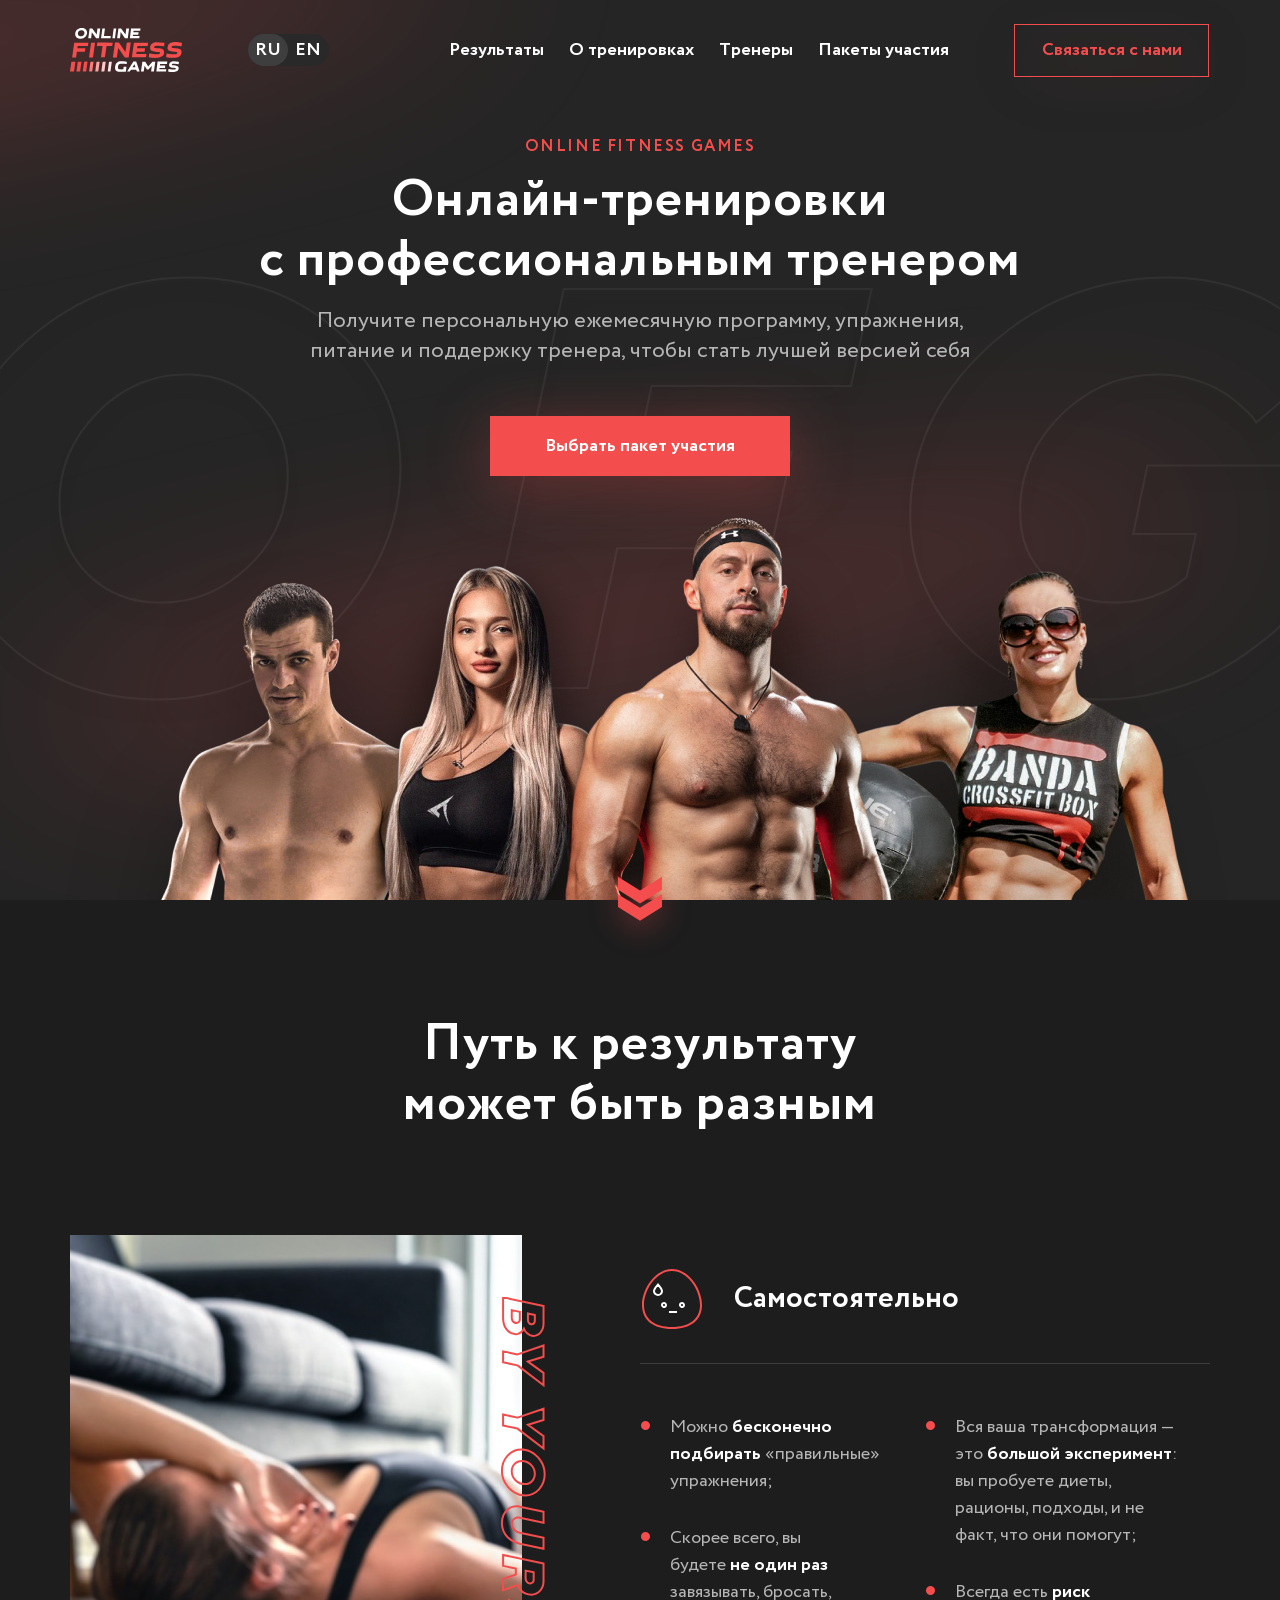
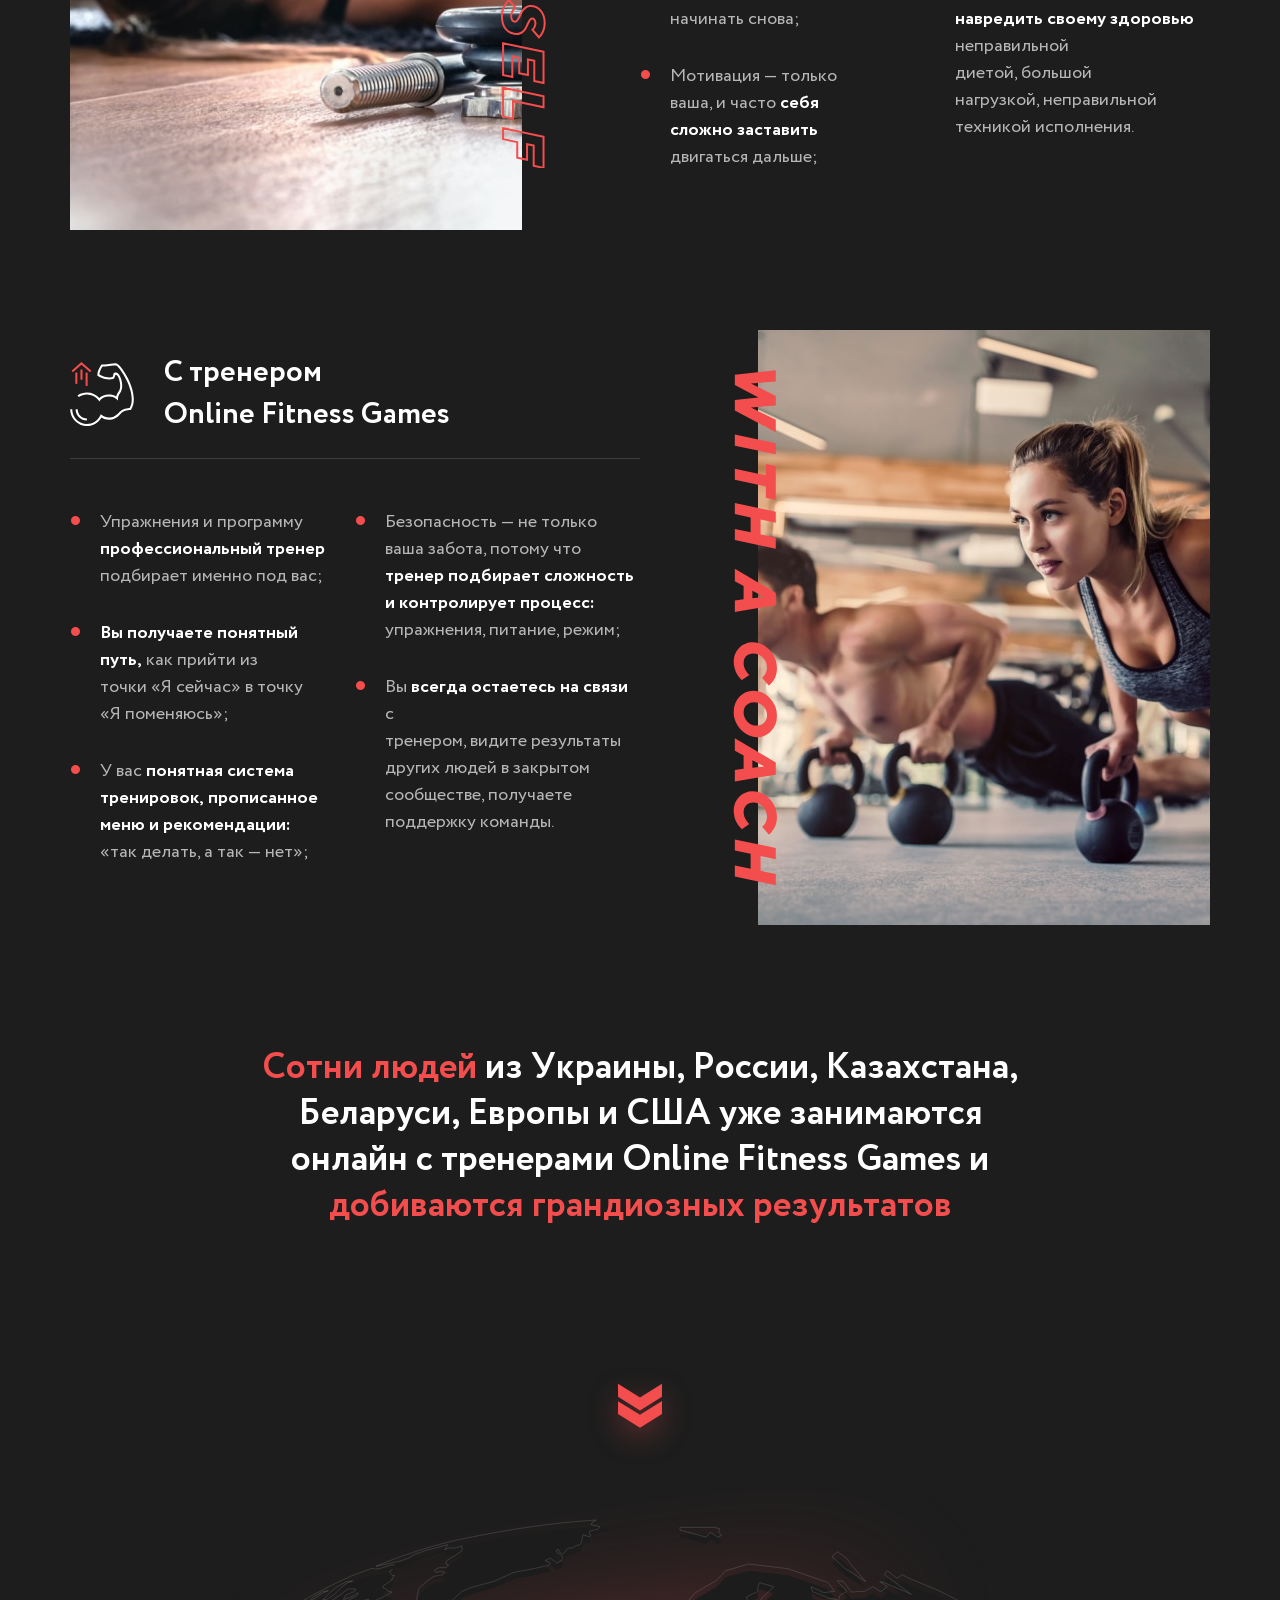
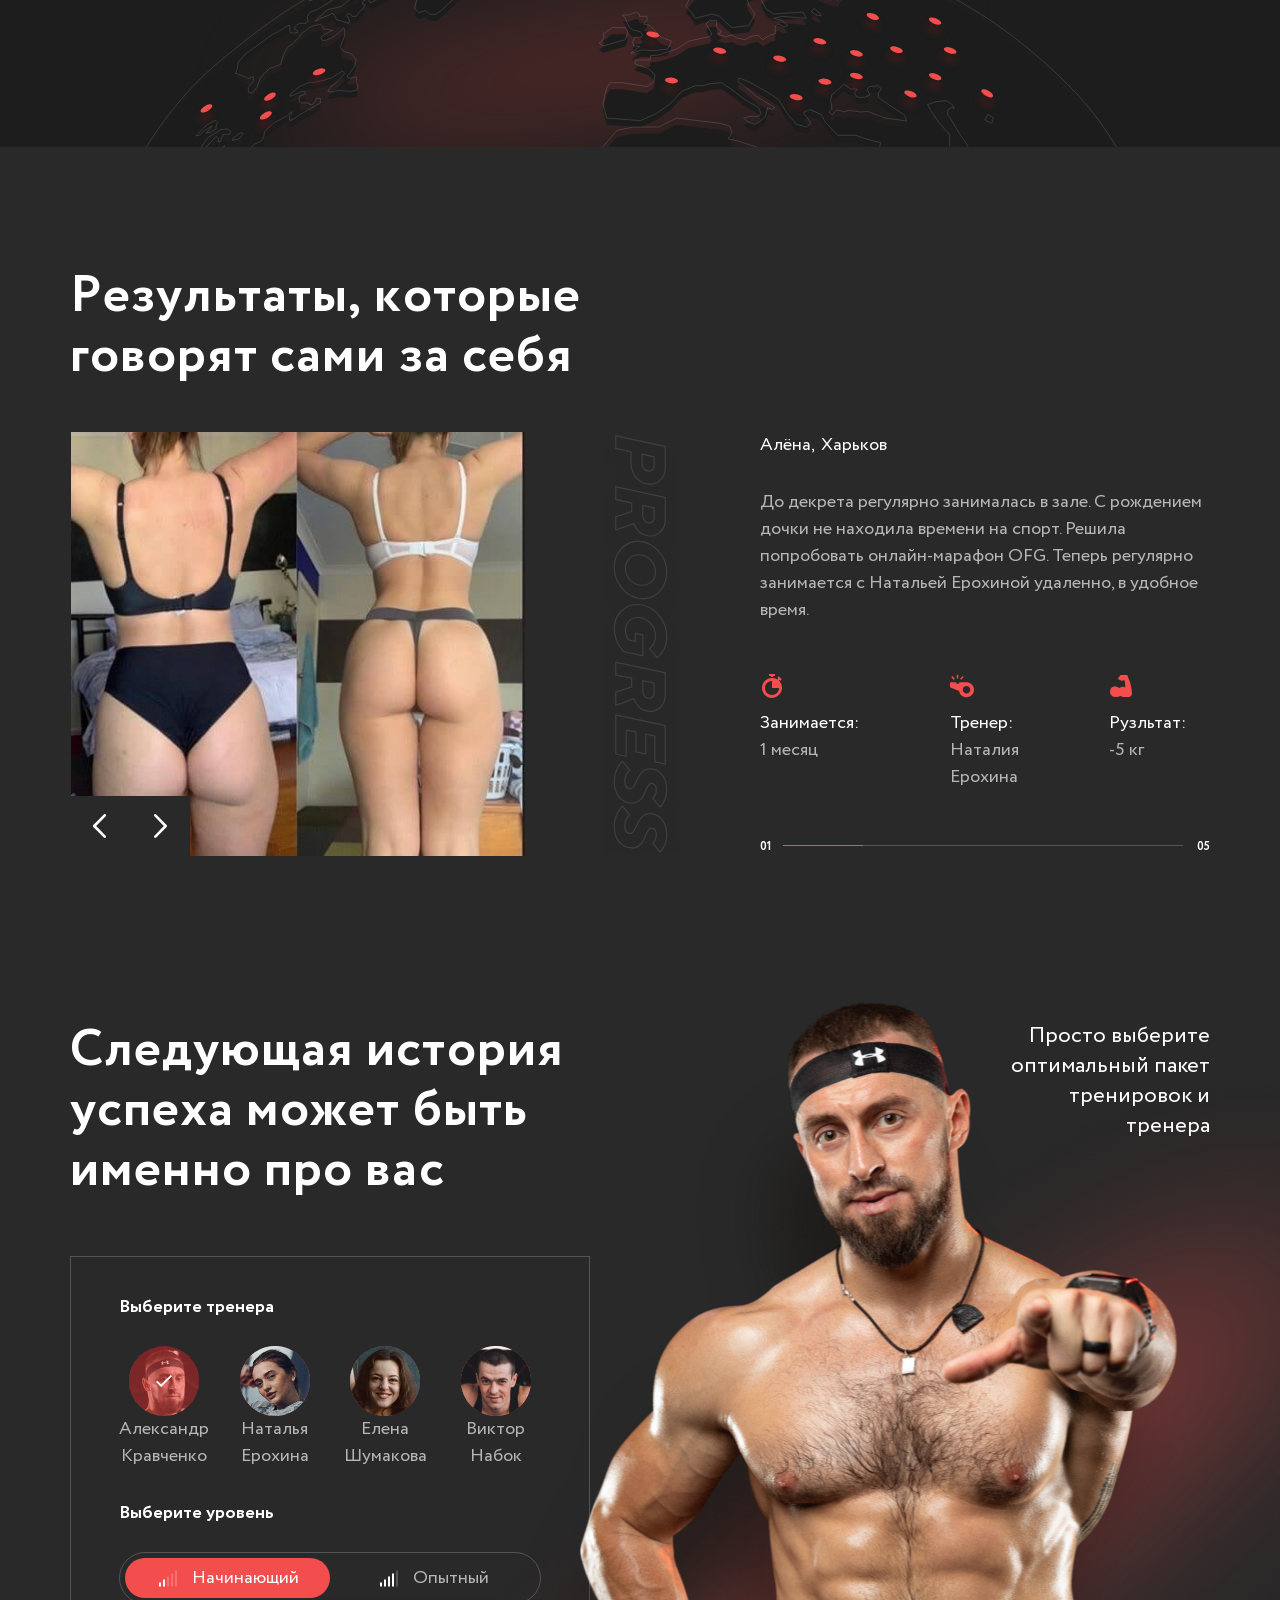
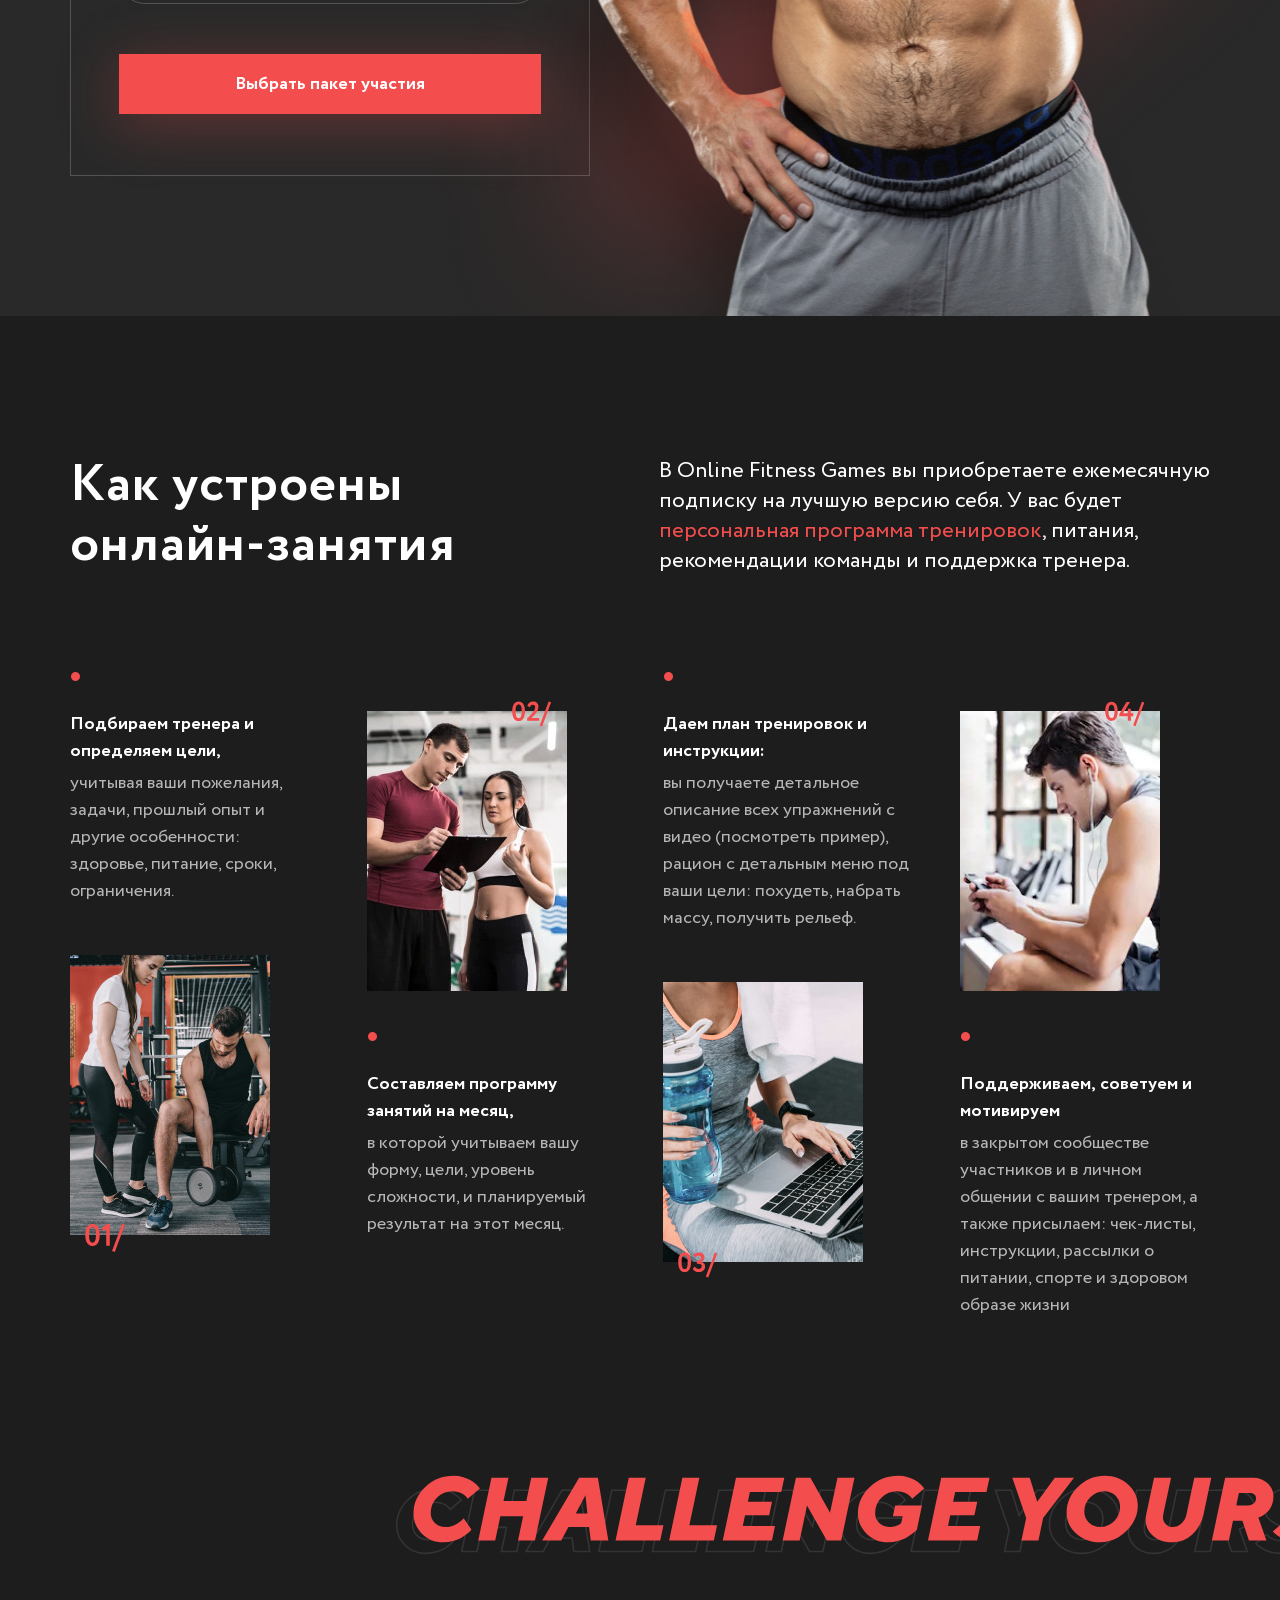
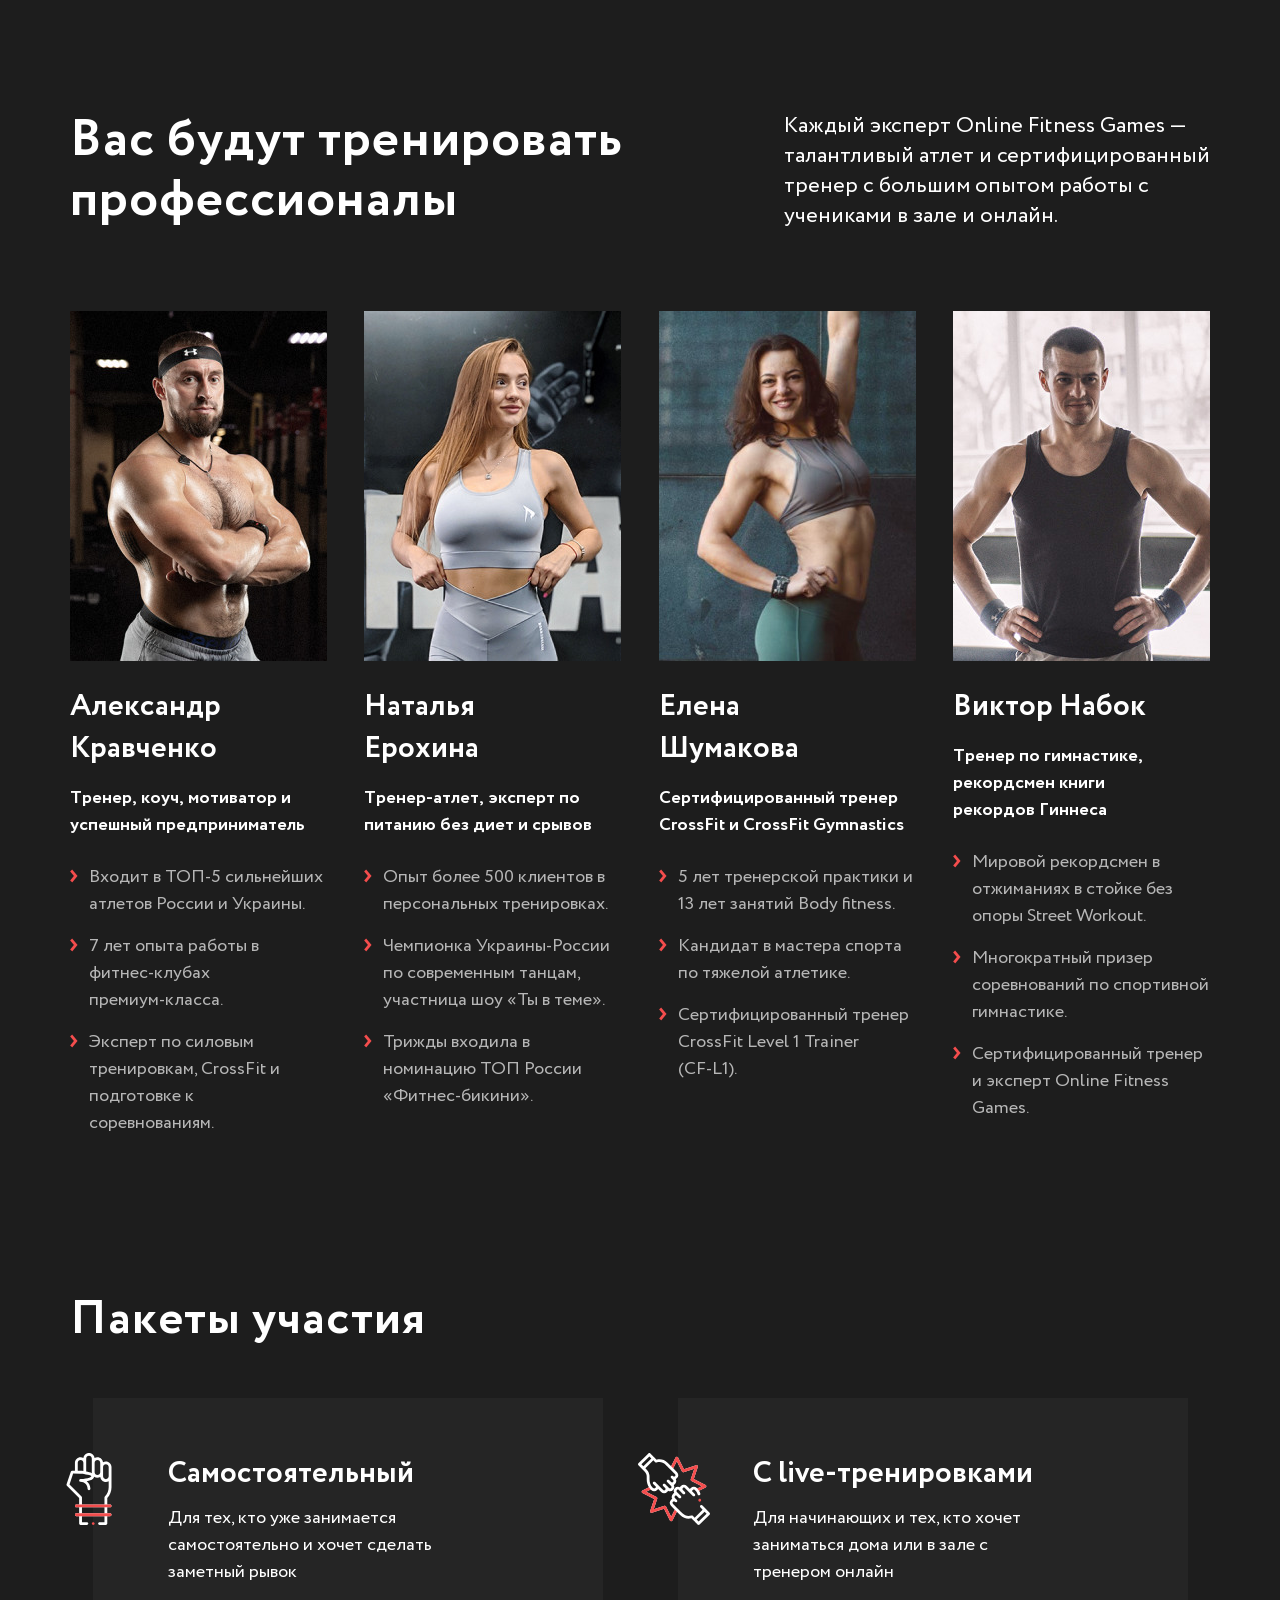
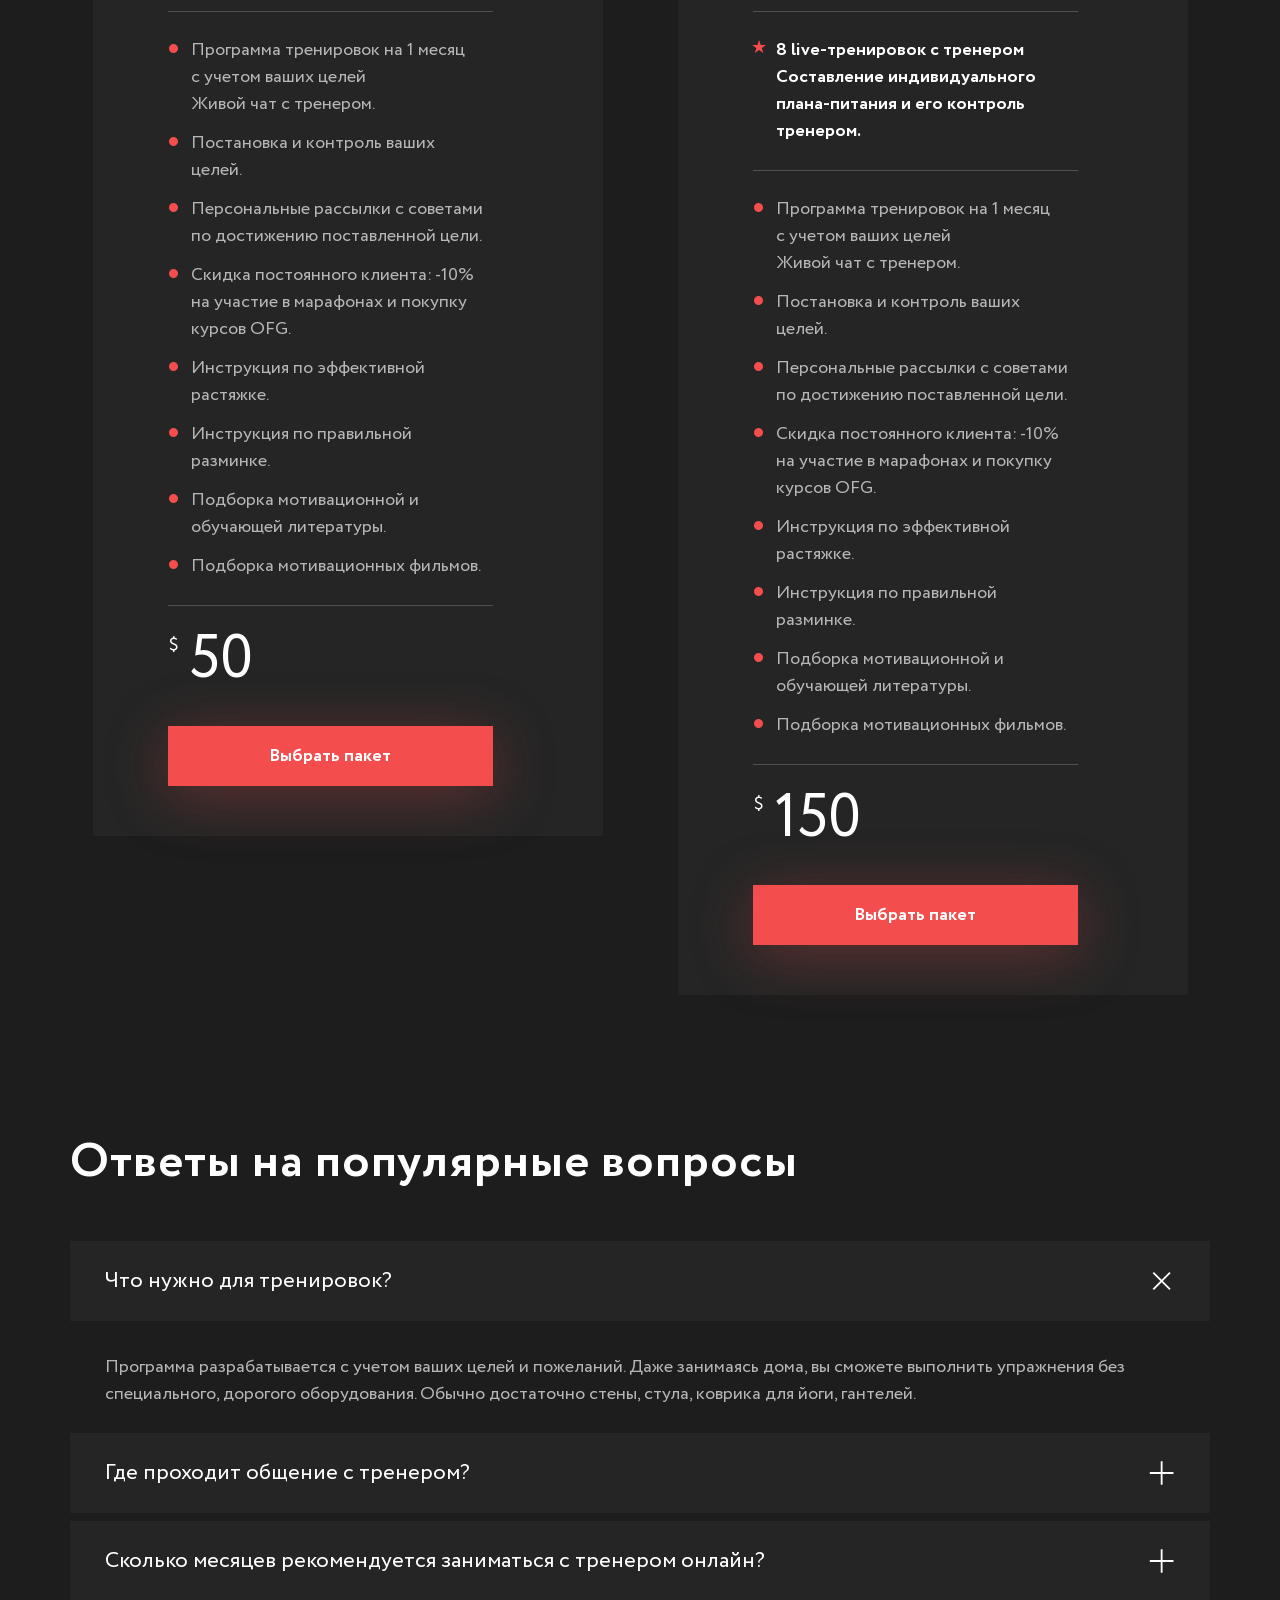
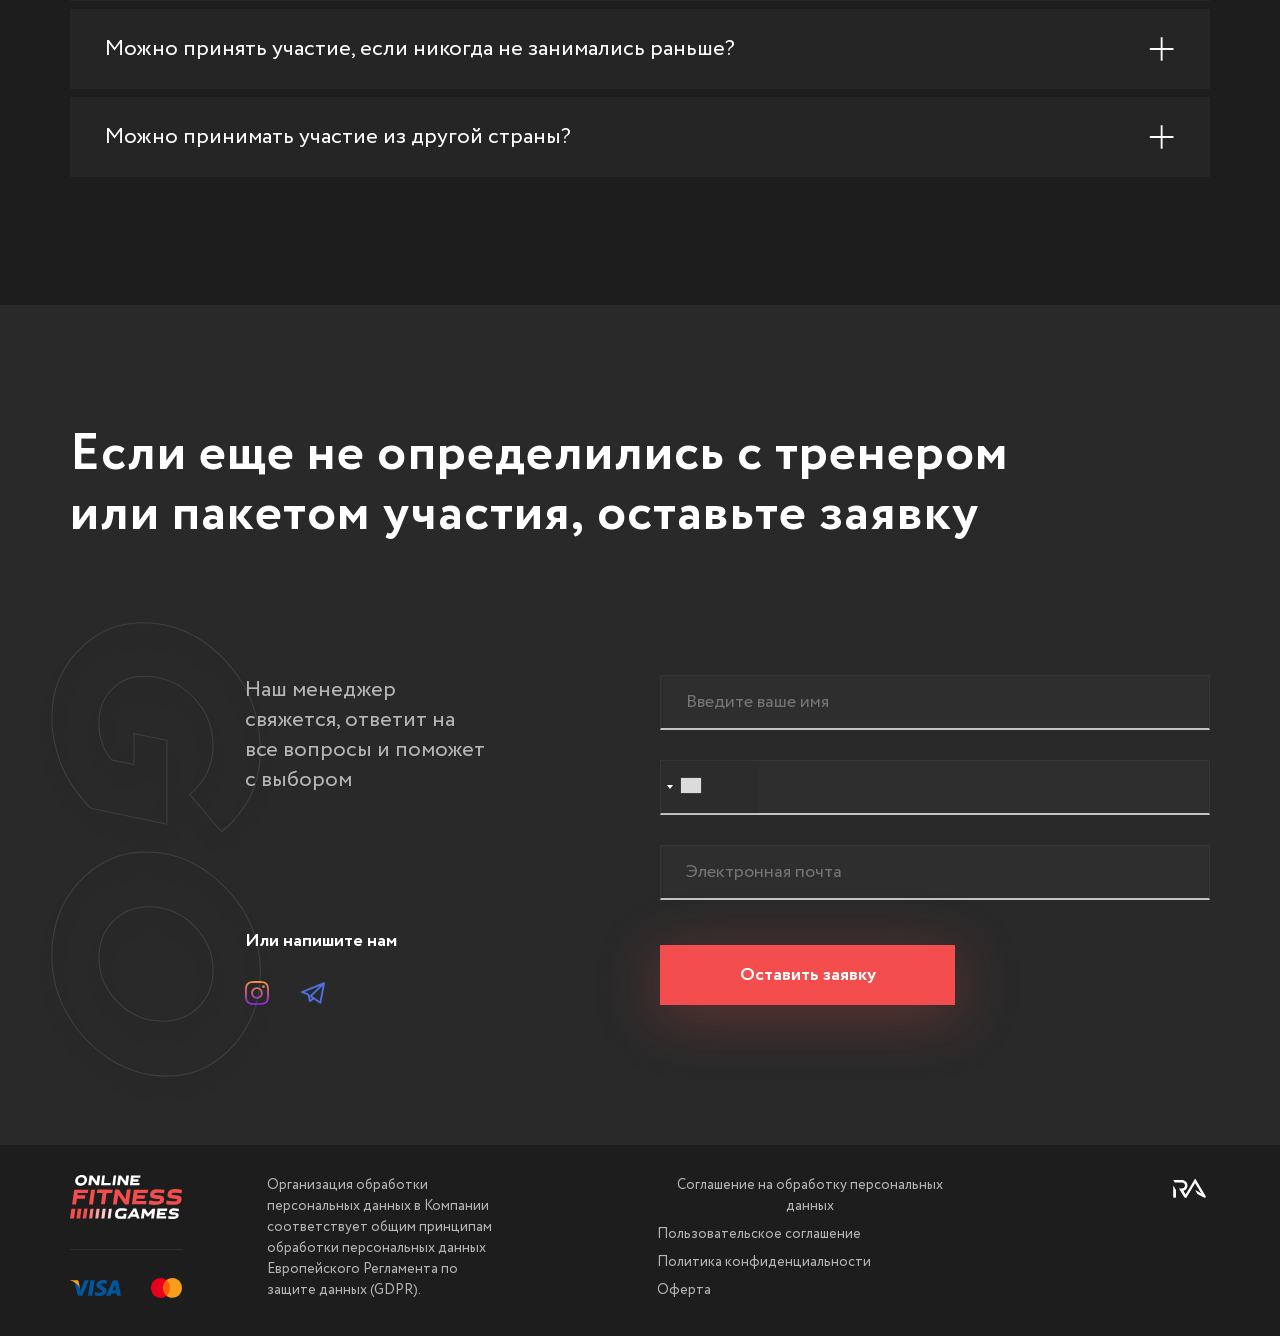
<file: index.html>
<!DOCTYPE html>
<html lang="ru">
<head>
	<meta charset="UTF-8">
	<meta name="viewport" content="width=device-width, initial-scale=1.0">
	<link rel="stylesheet" href="https://stackpath.bootstrapcdn.com/bootstrap/4.5.2/css/bootstrap.min.css" integrity="sha384-JcKb8q3iqJ61gNV9KGb8thSsNjpSL0n8PARn9HuZOnIxN0hoP+VmmDGMN5t9UJ0Z" crossorigin="anonymous">
	<link rel="stylesheet" href="css/intlTelInput.css">
	<link rel="stylesheet" type="text/css" href="css/style.css">
	<link rel="stylesheet" type="text/css" href="css/slick.css">
	<title>Онлайн-тренировки по фитнесу и питанию от Online Fitness Games</title>
	<meta name="description" content="Занимайтесь онлайн с личным профессиональным тренером OFG. Получите индивидуальную программу, план питания, контроль тренировок, поддержку от тренера в живом чате, чтобы стать лучшей версией себя.">
	<link rel="icon" type="image/png" href="media/icons/favicon.png" sizes="16x16">
	<meta name="keywords" content="онлайн тренировки, фитнес онлайн, персональные тренировки онлайн, профессиональные тренировки онлайн, Online Fitness Games, тренировки OFG">
	<meta property="og:image" content="media/open_graph.jpg">
	<meta property="og:image:type" content="image/png">
	<meta property="og:image:width" content="300">
	<meta property="og:image:height" content="300">
	<meta property="og:site_name" content="">
	<meta property="og:title" content="">
	<meta property="og:url" content="">
	<meta property="og:title" content="Online Fitness Games">
	<meta property="og:description" content="Занимайтесь онлайн с личным профессиональным тренером OFG. Получите индивидуальную программу, план питания, контроль тренировок, поддержку от тренера в живом чате, чтобы стать лучшей версией себя.">
</head>
<body>
	<header class="other">
		<div class="container">
			<div class="smooth">
				<a href="body">
					<img src="media/logo.svg" alt="logo" class="adaptiveHide">
				</a>
			</div>
			<a href="en/" class="lang adaptiveHide"><span>RU</span><span>EN</span></a>
			<div class="smooth adaptiveHide">
				<ul>
					<li><a href="#third_screen">Результаты</a></li>
					<li><a href="#fourth_screen">О тренировках</a></li>
					<li><a href="#fifth_screen">Тренеры</a></li>
					<li><a href="#sixth_screen">Пакеты участия</a></li>
				</ul>
				<button class="md-trigger" data-modal="modal-12">Связаться с нами</button>
			</div>
			<div class="menuBar_wrapper" data-modal="modal-12">
				<div class="menuBar"></div>
			</div>
		</div>
	</header>
	<section id="first_screen" class="smooth">
		<div class="container">
			<div class="content">
				<p>Online Fitness Games</p>
				<h2>Онлайн-тренировки <br>с профессиональным тренером</h2>
				<p class="p1">Получите персональную ежемесячную программу, упражнения, <br>питание и поддержку тренера, чтобы стать лучшей версией себя</p>
				<a href="#sixth_screen">Выбрать пакет участия</a>
			</div>
			<div class="first_background">
				<img src="media/background_elements/first_background.svg" alt="first_background">
				<img src="media/background_elements/first_background_adaptive.svg" alt="first_background_adaptive">
				<img src="media/background_elements/first_background_mobile.svg" alt="first_background_mobile">
				<img src="media/background_elements/OFG.svg" alt="OFG">
				<img src="media/background_elements/trainers.png" alt="trainers">
				<img src="media/background_elements/trainers_adaptive.png" alt="trainers_adaptive">
			</div>
		</div>
		<a href="#second_screen">
			<img src="media/icons/scroll_arrow.svg" alt="scroll_arrow">
		</a>
	</section>
	<section id="second_screen" class="smooth">
		<div class="container">
			<div class="second_background">
				<img src="media/background_elements/second_background.svg" alt="second_background">
				<img src="media/background_elements/second_background_adaptive.svg" alt="second_background_adaptive">
			</div>
			<h2>Путь к результату <br>может быть разным</h2>
			<div class="content">
				<div class="col-1-2">
					<img src="media/independently_adaptive.jpeg" alt="independently_adaptive">
					<img src="media/independently.jpg" alt="independently">
					<img src="media/by_yourself.svg" alt="by_yourself">
				</div>
				<div class="col-1-2">
					<div class="headline">
						<img src="media/icons/smile.svg" alt="smile">
						<h3>Самостоятельно</h3>
					</div>
					<div class="sliderAdaptive">
						<div class="slide">
							<p class="p2">Можно <span>бесконечно <br>подбирать</span> «правильные» <br>упражнения;</p>
							<p class="p2">Cкорее всего, вы <br>будете <span>не один раз</span> <br>завязывать, бросать, <br>начинать снова;</p>
							<p class="p2">Мотивация — только <br>ваша, и часто <span>себя <br>сложно заставить</span> <br>двигаться дальше;</p>
						</div>
						<div class="slide">
							<p class="p2">Вся ваша трансформация — <br>это <span>большой эксперимент</span>: <br>вы пробуете диеты, <br>рационы, подходы, и не <br>факт, что они помогут;</p>
							<p class="p2">Всегда есть <span>риск <br>навредить своему здоровью</span> неправильной <br>диетой, большой <br>нагрузкой, неправильной <br>техникой исполнения.</p>
						</div>
					</div>
					<div class="slider_adaptive">
						<div class="slide">
							<p class="p2">Вся ваша трансформация — <br>это <span>большой эксперимент</span>: <br>вы пробуете диеты, <br>рационы, подходы, и не <br>факт, что они помогут;</p>
							<p class="p2">Всегда есть <span>риск <br>навредить своему здоровью</span> неправильной <br>диетой, большой <br>нагрузкой, неправильной <br>техникой исполнения.</p>
						</div>
						<div class="slide">
							<p class="p2">Можно <span>бесконечно <br>подбирать</span> «правильные» <br>упражнения;</p>
							<p class="p2">Cкорее всего, вы <br>будете <span>не один раз</span> <br>завязывать, бросать, <br>начинать снова;</p>
							<p class="p2">Мотивация — только <br>ваша, и часто <span>себя <br>сложно заставить</span> <br>двигаться дальше;</p>
						</div>
					</div>
				</div>
			</div>
			<div class="content">
				<div class="col-1-2">
					<div class="headline">
						<img src="media/icons/muscle.svg" alt="biceps">
						<h3>С тренером<br>Online Fitness Games
						</h3>
					</div>
					<div class="sliderAdaptive">
						<div class="slide">
							<p class="p2">Упражнения и программу <br><span>профессиональный тренер</span> <br>подбирает именно под вас;</p>
							<p class="p2"><span>Вы получаете понятный <br>путь,</span> как прийти из <br>точки «Я сейчас» в точку <br>«Я поменяюсь»;</p>
							<p class="p2">У вас <span>понятная система <br>тренировок, прописанное <br>меню и рекомендации:</span> <br>«так делать, а так — нет»;</p>
						</div>
						<div class="slide">
							<p class="p2">Безопасность — не только <br>ваша забота, потому что <br><span>тренер подбирает сложность<br>и контролирует процесс:</span> <br>упражнения, питание, режим;</p>
							<p class="p2">Вы <span>всегда остаетесь на связи</span> с <br>тренером, видите результаты <br>других людей в закрытом <br>сообществе, получаете <br>поддержку команды.</p>
						</div>
					</div>
					<div class="slider_adaptive">
						<div class="slide">
							<p class="p2">Упражнения и программу <br><span>профессиональный тренер</span> <br>подбирает именно под вас;</p>
							<p class="p2"><span>Вы получаете понятный <br>путь,</span> как прийти из <br>точки «Я сейчас» в точку <br>«Я поменяюсь»;</p>
							<p class="p2">У вас <span>понятная система <br>тренировок, прописанное <br>меню и рекомендации:</span> <br>«так делать, а так — нет»;</p>
						</div>
						<div class="slide">
							<p class="p2">Безопасность — не только <br>ваша забота, потому что <br><span>тренер подбирает сложность<br>и контролирует процесс:</span> <br>упражнения, питание, режим;</p>
							<p class="p2">Вы <span>всегда остаетесь на связи</span> с <br>тренером, видите результаты <br>других людей в закрытом <br>сообществе, получаете <br>поддержку команды.</p>
						</div>
					</div>
				</div>
				<div class="col-1-2">
					<img src="media/teamwise_adaptive.jpeg" alt="teamwise_adaptive">
					<img src="media/teamwise.jpg" alt="teamwise">
					<img src="media/with_coach.svg" alt="with_coach">
				</div>
			</div>
		</div>
		<p><span>Сотни людей</span> из Украины, России, <br class="adaptive">Казахстана, <br>Беларуси, Европы и США <br class="adaptive">уже занимаются <br>онлайн с тренерами <br class="adaptive">Online Fitness Games и <br><span>добиваются <br class="adaptive">грандиозных результатов</span></span></p>
		<a href="#third_screen">
			<img src="media/icons/scroll_arrow.svg" alt="scroll_arrow">
		</a>
	</section>

	<section id="third_screen">
		<div class="container">
			<img src="media/progress.svg" alt="progress">
			<h2>Результаты, которые <br>говорят сами за себя</h2>
			<div class="slider-arrow"></div>
			<div class="count">
				<p>0<span id="cp">1</span></p>
				<p>05</p>
			</div>
			<div class="slider">
				<div class="slide">
					<div class="col-1-2">
						<div class="slide_image">
							<img src="media/slider/slide1.jpg" alt="slide1">
						</div>
					</div>
					<div class="col-1-2">
						<div class="info">
							<div>
								<p class="p2">Алёна, Харьков</p>
								<p>
									До декрета регулярно занималась в зале. С рождением дочки не находила времени на спорт. Решила попробовать онлайн-марафон OFG. Теперь регулярно занимается с Натальей Ерохиной удаленно, в удобное время.
								</p>
							</div>
						</div>
						<div class="items">
							<div class="item">
								<img src="media/icons/clock.svg" alt="clock">
								<p class="p2">Занимается: <br><span>1 месяц</span></p>
							</div>
							<div class="item adaptive">
								<img src="media/icons/whistle.svg" alt="whistle">
								<p class="p2">Тренер: <br><span>Наталия <br>Ерохина</span></p>
							</div>
							<div class="item">
								<img src="media/icons/biceps.svg" alt="biceps">
								<p class="p2">Рузльтат: <br><span>-5 кг</span></p>
							</div>
						</div>
					</div>
				</div>
				<div class="slide">
					<div class="col-1-2">
						<div class="slide_image">
							<img src="media/slider/slide2.jpg" alt="slide2">
						</div>
					</div>
					<div class="col-1-2">
						<div class="info">
							<div>
								<p class="p2">Дмитрий, Москва</p>
								<p>
									Полгода занимался в фитнес-центре, но результата не было: хотел набрать мышечную массу и стать более рельефным. Сдвинулся с мертвой точки на марафоне и стал заниматься онлайн с тренером OFG.
								</p>
							</div>
						</div>
						<div class="items">
							<div class="item">
								<img src="media/icons/clock.svg" alt="clock">
								<p class="p2">Занимается: <br><span>1 месяц</span></p>
							</div>
							<div class="item adaptive">
								<img src="media/icons/whistle.svg" alt="whistle">
								<p class="p2">Тренер: <br><span>Александр <br>Кравченко</span></p>
							</div>
							<div class="item">
								<img src="media/icons/biceps.svg" alt="biceps">
								<p class="p2">Рузльтат: <br><span>-4 кг</span></p>
							</div>
						</div>
					</div>
				</div>
				<div class="slide">
					<div class="col-1-2">
						<div class="slide_image">
							<img src="media/slider/slide3.jpg" alt="slide3">
						</div>
					</div>
					<div class="col-1-2">
						<div class="info">
							<div>
								<p class="p2">Татьяна, Ижевск</p>
								<p>
									Впервые проходила онлайн-марафон и стала нашей рекордсменкой. Не пропустила ни одну тренировку, просила еще, и сказала, что полностью изменила образ жизни после OFG.
								</p>
							</div>
						</div>
						<div class="items">
							<div class="item">
								<img src="media/icons/clock.svg" alt="clock">
								<p class="p2">Занимается: <br><span>2 месяца</span></p>
							</div>
							<div class="item adaptive">
								<img src="media/icons/whistle.svg" alt="whistle">
								<p class="p2">Тренер: <br><span>Александр <br>Кравченко</span></p>
							</div>
							<div class="item">
								<img src="media/icons/biceps.svg" alt="biceps">
								<p class="p2">Рузльтат: <br><span>-9 кг</span></p>
							</div>
						</div>
					</div>
				</div>
				<div class="slide">
					<div class="col-1-2">
						<div class="slide_image">
							<img src="media/slider/slide4.jpg" alt="slide4">
						</div>
					</div>
					<div class="col-1-2">
						<div class="info">
							<div>
								<p class="p2">Владимир, Санкт-Петербург </p>
								<p>
									Один из победителей прошлого марафона, который удивил всех, включая тренеров своим результатом и трансформацией.
								</p>
							</div>
						</div>
						<div class="items">
							<div class="item">
								<img src="media/icons/clock.svg" alt="clock">
								<p class="p2">Занимается: <br><span>1 месяц</span></p>
							</div>
							<div class="item adaptive">
								<img src="media/icons/whistle.svg" alt="whistle">
								<p class="p2">Тренер: <br><span>Виктор <br>Набок</span></p>
							</div>
							<div class="item">
								<img src="media/icons/biceps.svg" alt="biceps">
								<p class="p2">Рузльтат: <br><span>-3 кг</span></p>
							</div>
						</div>
					</div>
				</div>
				<div class="slide">
					<div class="col-1-2">
						<div class="slide_image">
							<img src="media/slider/slide5.jpg" alt="slide5">
						</div>
					</div>
					<div class="col-1-2">
						<div class="info">
							<div>
								<p class="p2">Марина, Киев</p>
								<p>
									До этого занималась спортом последний раз в школе. Выполнила все задания тренеров и продолжает заниматься с тренером персонально.
								</p>
							</div>
						</div>
						<div class="items">
							<div class="item">
								<img src="media/icons/clock.svg" alt="clock">
								<p class="p2">Занимается: <br><span>1,5 месяца</span></p>
							</div>
							<div class="item adaptive">
								<img src="media/icons/whistle.svg" alt="whistle">
								<p class="p2">Тренер: <br><span>Елена <br>Шумакова</span></p>
							</div>
							<div class="item">
								<img src="media/icons/biceps.svg" alt="biceps">
								<p class="p2">Рузльтат: <br><span>-7,5 кг</span></p>
							</div>
						</div>
					</div>
				</div>
			</div>
		</div>
	</section>
	<section id="third_screen_p2">
		<div class="container">
			<div class="headline">
				<h2>Следующая история <br>успеха может быть <br><span>именно про вас</span></h2>
				<p class="p1">Просто выберите <br>оптимальный пакет <br>тренировок и <br>тренера</p>
			</div>
			<div class="choice smooth">
				<h4>Выберите тренера</h4>
				<div class="coaches">
					<input type="radio" id="coach_1" name="coach" value="coach_1" class="serviceInput" checked>
					<label class="coach" for="coach_1">
						<div>
							<img src="media/coach_1.png" alt="coach_1">
							<img src="media/icons/checkmark.svg" alt="checkmark">
						</div>
						<p class="p2">Александр <br>Кравченко</p>
					</label>
					<input type="radio" id="coach_2" name="coach" value="coach_2" class="serviceInput">
					<label class="coach" for="coach_2">
						<div>
							<img src="media/coach_2.png" alt="coach_2">
							<img src="media/icons/checkmark.svg" alt="checkmark">
						</div>
						<p class="p2">Наталья <br>Ерохина</p>
					</label>
					<input type="radio" id="coach_3" name="coach" value="coach_3" class="serviceInput">
					<label class="coach" for="coach_3">
						<div>
							<img src="media/coach_3.png" alt="coach_3">
							<img src="media/icons/checkmark.svg" alt="checkmark">
						</div>
						<p class="p2">Елена <br>Шумакова</p>
					</label>
					<input type="radio" id="coach_4" name="coach" value="coach_4" class="serviceInput">
					<label class="coach" for="coach_4">
						<div>
							<img src="media/coach_4.png" alt="coach_4">
							<img src="media/icons/checkmark.svg" alt="checkmark">
						</div>
						<p class="p2">Виктор <br>Набок</p>
					</label>
				</div>
				<h4>Выберите уровень</h4>
				<div class="level">
					<input type="radio" id="beginner" name="level" value="beginner" class="serviceInput" checked>
					<label for="beginner">
						<svg width="24" height="25" viewBox="0 0 24 25" fill="none" xmlns="http://www.w3.org/2000/svg">
							<rect x="3" y="16.5" width="2" height="4" fill="white"/>
							<path d="M7 13.5H9V20.5H7V13.5Z" fill="white"/>
							<rect opacity="0.2" x="11" y="10.5" width="2" height="10" fill="white"/>
							<rect opacity="0.2" x="15" y="7.5" width="2" height="13" fill="white"/>
							<rect opacity="0.2" x="19" y="4.5" width="2" height="16" fill="white"/>
						</svg>
						<p class="p2">Начинающий</p>
					</label>
					<input type="radio" id="expert" name="level" value="expert" class="serviceInput">
					<label for="expert">
						<svg width="24" height="25" viewBox="0 0 24 25" fill="none" xmlns="http://www.w3.org/2000/svg">
							<rect x="3" y="16.5" width="2" height="4" fill="white"/>
							<path d="M7 13.5H9V20.5H7V13.5Z" fill="white"/>
							<rect x="11" y="10.5" width="2" height="10" fill="white"/>
							<rect x="15" y="7.5" width="2" height="13" fill="white"/>
							<rect opacity="0.2" x="19" y="4.5" width="2" height="16" fill="white"/>
						</svg>
						<p class="p2">Опытный</p>
					</label>
				</div>
				<a href="#sixth_screen">Выбрать пакет участия</a>
			</div>
			<div class="third_background">
				<img src="media/man.png" alt="man">
				<img src="media/man_adaptive.png" alt="man_adaptive">
			</div>
		</div>
	</section>
	<section id="fourth_screen">
		<div class="container">
			<div class="headline">
				<h2>Как устроены <br>онлайн-занятия</h2>
				<p class="p1">В Online Fitness Games вы приобретаете ежемесячную <br>подписку на лучшую версию себя. У вас будет <br><span>персональная программа тренировок</span>, питания, <br>рекомендации команды и поддержка тренера.</p>
			</div>
			<div class="fourth_items">
				<div class="item">
					<p class="p2">
						<span>Подбираем тренера и определяем цели,<br></span>учитывая ваши пожелания, задачи, прошлый опыт и другие особенности: здоровье, питание, сроки, ограничения.
					</p>
					<div class="item_photo">
						<img src="media/fourth_slider/photo_1.jpeg" alt="photo_1">
						<img src="media/fourth_slider/01.svg" alt="01">
					</div>
				</div>
				<div class="item reverse">
					<div class="item_photo">
						<img src="media/fourth_slider/photo_2.jpeg" alt="photo_2">
						<img src="media/fourth_slider/02.svg" alt="02">
					</div>
					<p class="p2">
						<span>Составляем программу занятий на месяц,<br></span>в которой учитываем вашу форму, цели, уровень сложности, и планируемый результат на этот месяц.
					</p>
				</div>
				<div class="item">
					<p class="p2">
						<span>Даем план тренировок и инструкции:<br></span>вы получаете детальное описание всех упражнений с видео (посмотреть пример), рацион с детальным меню под ваши цели: похудеть, набрать массу, получить рельеф.
					</p>
					<div class="item_photo">
						<img src="media/fourth_slider/photo_3.jpeg" alt="photo_3">
						<img src="media/fourth_slider/03.svg" alt="03">
					</div>
				</div>
				<div class="item reverse">
					<div class="item_photo">
						<img src="media/fourth_slider/photo_4.jpeg" alt="photo_4">
						<img src="media/fourth_slider/04.svg" alt="04">
					</div>
					<p class="p2">
						<span>Поддерживаем, советуем и мотивируем<br></span>в закрытом сообществе участников и в личном общении с вашим тренером, а также присылаем: чек-листы, инструкции, рассылки о питании, спорте и здоровом образе жизни
					</p>
				</div>
			</div>
			<div class="fourth_items fourth_slider">
				<div class="item">
					<div class="item_photo">
						<img src="media/fourth_slider/photo_1.jpeg" alt="photo_1">
						<img src="media/fourth_slider/01.svg" alt="01">
					</div>
					<p class="p2">
						<span>Подбираем тренера и определяем цели,<br></span>учитывая ваши пожелания, задачи, прошлый опыт и другие особенности: здоровье, питание, сроки, ограничения.
					</p>
				</div>
				<div class="item">
					<div class="item_photo">
						<img src="media/fourth_slider/photo_2.jpeg" alt="photo_2">
						<img src="media/fourth_slider/02.svg" alt="02">
					</div>
					<p class="p2">
						<span>Составляем программу занятий на месяц,<br></span>в которой учитываем вашу форму, цели, уровень сложности, и планируемый результат на этот месяц.
					</p>
				</div>
				<div class="item">
					<div class="item_photo">
						<img src="media/fourth_slider/photo_3.jpeg" alt="photo_3">
						<img src="media/fourth_slider/03.svg" alt="03">
					</div>
					<p class="p2">
						<span>Даем план тренировок и инструкции:<br></span>вы получаете детальное описание всех упражнений с видео (посмотреть пример), рацион с детальным меню под ваши цели: похудеть, набрать массу, получить рельеф.
					</p>
				</div>
				<div class="item">
					<div class="item_photo">
						<img src="media/fourth_slider/photo_4.jpeg" alt="photo_4">
						<img src="media/fourth_slider/04.svg" alt="04">
					</div>
					<p class="p2">
						<span>Поддерживаем, советуем и мотивируем<br></span>в закрытом сообществе участников и в личном общении с вашим тренером, а также присылаем: чек-листы, инструкции, рассылки о питании, спорте и здоровом образе жизни
					</p>
				</div>
			</div>
		</div>
	</section>
	<section id="ticker">
		<img src="media/challenge_yourself.svg" alt="ticker" class="ticker">
		<img src="media/challenge_yourself.svg" alt="ticker_mobile" class="ticker_mobile">
	</section>
	<section id="fifth_screen">
		<div class="container">
			<div class="headline">
				<h2>Вас будут тренировать <br>профессионалы</h2>
				<p class="p1">Каждый эксперт Online Fitness Games — <br>талантливый атлет и сертифицированный <br>тренер с большим опытом работы с <br>учениками в зале и онлайн.</p>
			</div>
			<div class="fifth_items">
				<div class="item">
					<img src="media/fifth_slider/photo_1.jpeg" alt="photo_1">
					<h3>Александр Кравченко</h3>
					<h4>Тренер, коуч, мотиватор и успешный предприниматель</h4>
					<p class="p2">Входит в ТОП-5 сильнейших атлетов России и Украины.</p>
					<p class="p2">7 лет опыта работы в <br>фитнес-клубах <br>премиум-класса.</p>
					<p class="p2">Эксперт по силовым тренировкам, CrossFit и подготовке к <br>соревнованиям.</p>
				</div>
				<div class="item">
					<img src="media/fifth_slider/photo_2.jpeg" alt="photo_2">
					<h3>Наталья Ерохина</h3>
					<h4>Тренер-атлет, эксперт по питанию без диет и срывов</h4>
					<p class="p2">Опыт более 500 клиентов в персональных тренировках.</p>
					<p class="p2">Чемпионка Украины-России по современным танцам, участница шоу «Ты в теме».</p>
					<p class="p2">Трижды входила в номинацию ТОП России «Фитнес-бикини».</p>
				</div>
				<div class="item adaptive">
					<img src="media/fifth_slider/photo_3.jpeg" alt="photo_3">
					<h3>Елена Шумакова</h3>
					<h4>Сертифицированный тренер CrossFit и CrossFit Gymnastics</h4>
					<p class="p2">5 лет тренерской практики и 13 лет занятий Body fitness.</p>
					<p class="p2">Кандидат в мастера спорта по тяжелой атлетике.</p>
					<p class="p2">Сертифицированный тренер CrossFit Level 1 Trainer <br>(СF-L1).</p>
				</div>
				<div class="item adaptive">
					<img src="media/fifth_slider/photo_4.jpeg" alt="photo_4">
					<h3>Виктор Набок</h3>
					<h4>Тренер по гимнастике, рекордсмен книги <br>рекордов Гиннеса</h4>
					<p class="p2">Мировой рекордсмен в отжиманиях в стойке без опоры Street Workout.</p>
					<p class="p2">Многократный призер соревнований по спортивной гимнастике.</p>
					<p class="p2">Сертифицированный тренер и эксперт Online Fitness Games.</p>
				</div>
			</div>
			<div class="fifth_items fifth_slider">
				<div class="item">
					<img src="media/fifth_slider/photo_1.jpeg" alt="photo_1">
					<h3>Александр Кравченко</h3>
					<h4>Тренер, коуч, мотиватор и успешный предприниматель</h4>
					<p class="p2">Входит в ТОП-5 сильнейших атлетов России и Украины.</p>
					<p class="p2">7 лет опыта работы в <br>фитнес-клубах <br>премиум-класса.</p>
					<p class="p2">Эксперт по силовым тренировкам, CrossFit и подготовке к <br>соревнованиям.</p>
				</div>
				<div class="item">
					<img src="media/fifth_slider/photo_2.jpeg" alt="photo_2">
					<h3>Наталья Ерохина</h3>
					<h4>Тренер-атлет, эксперт по питанию без диет и срывов</h4>
					<p class="p2">Опыт более 500 клиентов в персональных тренировках.</p>
					<p class="p2">Чемпионка Украины-России по современным танцам, участница шоу «Ты в теме».</p>
					<p class="p2">Трижды входила в номинацию ТОП России «Фитнес-бикини».</p>
				</div>
				<div class="item">
					<img src="media/fifth_slider/photo_3.jpeg" alt="photo_3">
					<h3>Елена Шумакова</h3>
					<h4>Сертифицированный тренер CrossFit и CrossFit Gymnastics</h4>
					<p class="p2">5 лет тренерской практики и 13 лет занятий Body fitness.</p>
					<p class="p2">Кандидат в мастера спорта по тяжелой атлетике.</p>
					<p class="p2">Сертифицированный тренер CrossFit Level 1 Trainer <br>(СF-L1).</p>
				</div>
				<div class="item">
					<img src="media/fifth_slider/photo_4.jpeg" alt="photo_4">
					<h3>Виктор Набок</h3>
					<h4>Тренер по гимнастике, рекордсмен книги <br>рекордов Гиннеса</h4>
					<p class="p2">Мировой рекордсмен в отжиманиях в стойке без опоры Street Workout.</p>
					<p class="p2">Многократный призер соревнований по спортивной гимнастике.</p>
					<p class="p2">Сертифицированный тренер и эксперт Online Fitness Games.</p>
				</div>
			</div>
		</div>
	</section>
	<section id="sixth_screen">
		<div class="container">
			<h2>Пакеты участия</h2>
			<div class="packet">
				<div class="headline">
					<h3>Самостоятельный</h3>
					<p class="p2">Для тех, кто уже занимается самостоятельно и хочет сделать заметный рывок</p>
				</div>
				<div class="content">
					<p class="p2">Программа тренировок на 1 месяц <br>с учетом ваших целей
						<br>Живой чат с тренером.
					</p>
					<p class="p2">Постановка и контроль ваших целей.</p>
					<p class="p2">Персональные рассылки с советами по достижению поставленной цели.</p>
					<p class="p2">Скидка постоянного клиента: -10% на участие в марафонах и покупку курсов OFG.</p>
					<p class="p2">Инструкция по эффективной растяжке. </p>
					<p class="p2">Инструкция по правильной разминке.</p>
					<p class="p2">Подборка мотивационной и обучающей литературы.</p>
					<p class="p2">Подборка мотивационных фильмов.</p>
				</div>
				<div class="bottom_line">
					<p><span>$</span>50</p>
					<button class="packet-trigger" data-modal="modal-12">Выбрать пакет</button>
				</div>
				<img src="media/icons/fist.svg" alt="fist">
			</div>
			<div class="packet">
				<div class="headline">
					<h3>С live-тренировками</h3>
					<p class="p2">Для начинающих и тех, кто хочет заниматься дома или в зале с тренером онлайн</p>
				</div>
				<div class="content">
					<h4>8 live-тренировок с тренером
						<br>Составление индивидуального плана-питания и его контроль тренером.
					</h4>
					<p class="p2">Программа тренировок на 1 месяц <br>с учетом ваших целей
						<br>Живой чат с тренером.
					</p>
					<p class="p2">Постановка и контроль ваших целей.</p>
					<p class="p2">Персональные рассылки с советами по достижению поставленной цели.</p>
					<p class="p2">Скидка постоянного клиента: -10% на участие в марафонах и покупку курсов OFG.</p>
					<p class="p2">Инструкция по эффективной растяжке. </p>
					<p class="p2">Инструкция по правильной разминке.</p>
					<p class="p2">Подборка мотивационной и обучающей литературы.</p>
					<p class="p2">Подборка мотивационных фильмов.</p>
				</div>
				<div class="bottom_line">
					<p><span>$</span>150</p>
					<button class="packet-trigger" data-modal="modal-12">Выбрать пакет</button>
				</div>
				<img src="media/icons/fists.svg" alt="fists">
			</div>
		</div>
	</section>
	<section id="seventh_screen">
		<div class="container">
			<h2>Ответы на популярные вопросы</h2>
			<div class="questions">
				<input type="checkbox" name="inset" id="first_question" class="serviceInput" checked>
				<label for="first_question">
					<p class="p1">Что нужно для тренировок?</p>
					<svg width="30" height="30" viewBox="0 0 30 30" fill="none" xmlns="http://www.w3.org/2000/svg">
						<g>
						<path d="M23.4854 5.10078L24.8996 6.51499L6.51483 24.8998L5.10061 23.4856L23.4854 5.10078Z" fill="white"/>
						<path d="M24.8996 23.4852L23.4854 24.8995L5.10059 6.51468L6.5148 5.10046L24.8996 23.4852Z" fill="white"/>
						</g>
					</svg>
				</label>
				<div class="first_question">
					<p>Программа разрабатывается с учетом ваших целей и пожеланий. Даже занимаясь дома, вы сможете выполнить упражнения без специального, дорогого оборудования. Обычно достаточно стены, стула, коврика для йоги, гантелей.</p>
				</div>
				<input type="checkbox" name="inset" id="second_question" class="serviceInput">
				<label for="second_question">
					<p class="p1">Где проходит общение с тренером?</p>
					<svg width="30" height="30" viewBox="0 0 30 30" fill="none" xmlns="http://www.w3.org/2000/svg">
						<g>
						<path d="M23.4854 5.10078L24.8996 6.51499L6.51483 24.8998L5.10061 23.4856L23.4854 5.10078Z" fill="white"/>
						<path d="M24.8996 23.4852L23.4854 24.8995L5.10059 6.51468L6.5148 5.10046L24.8996 23.4852Z" fill="white"/>
						</g>
					</svg>
				</label>
				<div class="second_question">
					<p>Преимущественно тренер общается с вами в мессенджере: Telegram, WhatsApp, Viber.</p>
				</div>
				<input type="checkbox" name="inset" id="third_question" class="serviceInput">
				<label for="third_question">
					<p class="p1">Сколько месяцев рекомендуется заниматься с тренером онлайн?</p>
					<svg width="30" height="30" viewBox="0 0 30 30" fill="none" xmlns="http://www.w3.org/2000/svg">
						<g>
						<path d="M23.4854 5.10078L24.8996 6.51499L6.51483 24.8998L5.10061 23.4856L23.4854 5.10078Z" fill="white"/>
						<path d="M24.8996 23.4852L23.4854 24.8995L5.10059 6.51468L6.5148 5.10046L24.8996 23.4852Z" fill="white"/>
						</g>
					</svg>
				</label>
				<div class="third_question">
					<p>Нет какого-либо ограничения или конкретного срока. Мы рекомендуем заниматься регулярно, чтобы добиться результата. В зависимости от целей это может занимать от 3 месяцев.</p>
				</div>
				<input type="checkbox" name="inset" id="fourth_question" class="serviceInput">
				<label for="fourth_question">
					<p class="p1">Можно принять участие, если никогда не занимались раньше?</p>
					<svg width="30" height="30" viewBox="0 0 30 30" fill="none" xmlns="http://www.w3.org/2000/svg">
						<g>
						<path d="M23.4854 5.10078L24.8996 6.51499L6.51483 24.8998L5.10061 23.4856L23.4854 5.10078Z" fill="white"/>
						<path d="M24.8996 23.4852L23.4854 24.8995L5.10059 6.51468L6.5148 5.10046L24.8996 23.4852Z" fill="white"/>
						</g>
					</svg>
				</label>
				<div class="fourth_question">
					<p>Да, онлайн-тренировки подходит как опытным, так и начинающим. Все задания и упражнения подбираются с учетом результатов персональной тренировки и под ваши цели.</p>
				</div>
				<input type="checkbox" name="inset" id="fifth_question" class="serviceInput">
				<label for="fifth_question">
					<p class="p1">Можно принимать участие из другой страны?</p>
					<svg width="30" height="30" viewBox="0 0 30 30" fill="none" xmlns="http://www.w3.org/2000/svg">
						<g>
						<path d="M23.4854 5.10078L24.8996 6.51499L6.51483 24.8998L5.10061 23.4856L23.4854 5.10078Z" fill="white"/>
						<path d="M24.8996 23.4852L23.4854 24.8995L5.10059 6.51468L6.5148 5.10046L24.8996 23.4852Z" fill="white"/>
						</g>
					</svg>
				</label>
				<div class="fifth_question">
					<p>Да, у нас есть участники из Украины, России, Беларуси, Казахстана, Латвии, США, Испании, Финляндии, Канады.</p>
				</div>
			</div>
		</div>
	</section>
	<section id="eigth_screen">
		<div class="container">
			<h2>Если еще не определились с тренером или пакетом участия, оставьте заявку</h2>
			<div class="content">
				<div class="col-1-2">
					<p class="p1">Наш менеджер свяжется, ответит на все вопросы и поможет с выбором</p>
					<div class="social">
						<h4>Или напишите нам</h4>
						<a href="https://www.instagram.com/online_fitness_games_/" target="_blank">
							<img src="media/icons/instagram.svg" alt="instagram">
						</a>
						<a href="https://t.me/onlinefitnessgames" target="_blank">
							<img src="media/icons/telegram.svg" alt="telegram">
						</a>
					</div>
					<img src="media/background_elements/eigth_background.svg" alt="eigth_background">
				</div>
				<form action="" method="" class="feedback">
					<input type="text" name="name" placeholder="Введите ваше имя" required>
					<input type="tel" name="tel" required id="phone" onkeyup="this.value = this.value.replace(/[^\d]/g,'');">
					<input type="email" name="email" placeholder="Электронная почта" required>
					<button type="submit">Оставить заявку</button>
				</form>
			</div>
		</div>
	</section>
	<footer>
		<div class="container">
			<div class="images">
				<img src="media/logo.svg" alt="logo">
				<div class="payment">
					<img src="media/icons/visa.svg" alt="visa">
					<img src="media/icons/mc.svg" alt="mc">
				</div>
			</div>
			<div class="description">
				<p>Организация обработки персональных данных в Компании соответствует общим
					принципам обработки персональных данных Европейского Регламента по защите данных
					(GDPR).
				</p>
			</div>
			<ul>
				<li><button class="md-offer consent" data-modal="modal-12">Соглашение на обработку персональных данных</button></li>
				<li><button class="md-offer agreement" data-modal="modal-12">Пользовательское соглашение</button></li>
				<li><button class="md-offer policy" data-modal="modal-12">Политика конфиденциальности</button></li>
				<li><button class="md-offer offer" data-modal="modal-12">Оферта</button></li>
			</ul>
			<a href="https://rezart.agency/" target="_blank" class="rezart">
				<img src="media/icons/rezart.svg" alt="rezart">
			</a>
		</div>
		<a href="https://rezart.agency/" target="_blank" class="rezart_adaptive">
			<img src="media/icons/rezart.svg" alt="rezart">
		</a>
	</footer>

	<div class="md-modal md-effect-12">
		<div class="md-content">
			<h3>Оставьте заявку</h3>
			<p class="p2">наш менеджер свяжется с вами <br>и ответит на все вопросы</p>
			<form action="" class="feedback1 col-1-2">
				<input type="text" name="name" placeholder="Введите ваше имя" required>
				<input type="tel" name="tel" id="popupPhone" required onkeyup="this.value = this.value.replace(/[^\d]/g,'');">
				<input type="email" name="email" placeholder="Электронная почта" required>
				<button type="submit">Оставить заявку</button>
			</form>
		</div>
		<button class="md-close"><img src="media/icons/close.svg" alt="close"></button>
	</div>

	<div class="packet-modal md-effect-12">
		<div class="md-content">
			<h3></h3>
			<p class="p3">Заполните форму, чтобы оплатить участие удобным способом</p>
			<form action="" class="feedback_packet col-1-2">
				<input type="text" name="name" placeholder="Введите ваше имя" required>
				<input type="tel" name="tel" id="popup_phone" required onkeyup="this.value = this.value.replace(/[^\d]/g,'');">
				<input type="email" name="email" placeholder="Электронная почта" required>
				<button type="submit">Отправить</button>
			</form>
			<p class="p4">Тренер</p>
			<div class="coaches">
				<input type="radio" id="packet_coach_1" name="packet_coach" value="coach_1" class="serviceInput" checked>
				<label class="coach" for="packet_coach_1">
					<div>
						<img src="media/coach_1.png" alt="coach_1">
						<img src="media/icons/checkmark.svg" alt="checkmark">
					</div>
					<p class="p2">Александр <br>Кравченко</p>
				</label>
				<input type="radio" id="packet_coach_2" name="packet_coach" value="coach_2" class="serviceInput">
				<label class="coach" for="packet_coach_2">
					<div>
						<img src="media/coach_2.png" alt="coach_2">
						<img src="media/icons/checkmark.svg" alt="checkmark">
					</div>
					<p class="p2">Наталья <br>Ерохина</p>
				</label>
				<input type="radio" id="packet_coach_3" name="packet_coach" value="coach_3" class="serviceInput">
				<label class="coach" for="packet_coach_3">
					<div>
						<img src="media/coach_3.png" alt="coach_3">
						<img src="media/icons/checkmark.svg" alt="checkmark">
					</div>
					<p class="p2">Елена <br>Шумакова</p>
				</label>
				<input type="radio" id="packet_coach_4" name="packet_coach" value="coach_4" class="serviceInput">
				<label class="coach" for="packet_coach_4">
					<div>
						<img src="media/coach_4.png" alt="coach_4">
						<img src="media/icons/checkmark.svg" alt="checkmark">
					</div>
					<p class="p2">Виктор <br>Набок</p>
				</label>
			</div>
			<p>После заявки вы сможете оплатить участие с любой карты VISA или MasterCard</p>
		</div>
		<button class="md-close"><img src="media/icons/close.svg" alt="close"></button>
	</div>

	<div class="menu md-effect-12">
		<div class="md-content">
			<ul>
				<li><a href="#third_screen" class="menuLink">Результаты</a></li>
				<li><a href="#fourth_screen" class="menuLink">О тренировках</a></li>
				<li><a href="#fifth_screen" class="menuLink">Тренеры</a></li>
				<li><a href="#sixth_screen" class="menuLink">Пакеты участия</a></li>
			</ul>
			<a href="en/index.html" class="lang"><span>RU</span><span>EN</span></a>
			<button class="menuLink md-trigger" data-modal="modal-12">Связаться с нами</button>
			<div class="social">
				<a href="https://www.instagram.com/online_fitness_games_/"><img src="media/icons/instagram.svg" alt="instagram"></a>
				<a href="https://t.me/onlinefitnessgames"><img src="media/icons/telegram.svg" alt="telegram"></a>
			</div>
		</div>
	</div>

	<div class="documents md-effect-12">
		<div class="md-content">
			<iframe
				style="width:100%; height:100%;"
				frameborder="0"
				class="iframe"
			></iframe>
		</div>
		<button class="md-close"><img src="media/icons/blackCross.svg" alt="blackCross"></button>
	</div>

	<div class="md-overlay"></div>
	<div class="md-overlay1"></div>

	<script src="https://ajax.googleapis.com/ajax/libs/jquery/3.5.1/jquery.min.js"></script>
	<script src="js/jquery.validate.min.js"></script>
	<script src="js/slick.min.js"></script>
	<script src="js/main.js"></script>
	<script src="js/intlTelInput.js"></script>
	<script>
		var input = document.querySelector("#phone");
		window.intlTelInput(input, {
			utilsScript: "js/utils.js",
			initialCountry: "auto",
  			geoIpLookup: function(success, failure) {
   				$.get("https://ipinfo.io", function() {}, "jsonp").always(function(resp) {
      				var countryCode = (resp && resp.country) ? resp.country : "";
     			success(countryCode);
				});
			},
			separateDialCode: true,
		});
		var input = document.querySelector("#popupPhone");
		window.intlTelInput(input, {
			utilsScript: "js/utils.js",
			initialCountry: "auto",
  			geoIpLookup: function(success, failure) {
   				$.get("https://ipinfo.io", function() {}, "jsonp").always(function(resp) {
      				var countryCode = (resp && resp.country) ? resp.country : "";
     			success(countryCode);
				});
			},
			separateDialCode: true,
		});
		var input = document.querySelector("#popup_phone");
		window.intlTelInput(input, {
			utilsScript: "js/utils.js",
			initialCountry: "auto",
  			geoIpLookup: function(success, failure) {
   				$.get("https://ipinfo.io", function() {}, "jsonp").always(function(resp) {
      				var countryCode = (resp && resp.country) ? resp.country : "";
     			success(countryCode);
				});
			},
			separateDialCode: true,
		});
	</script>
</body>
</html>
</file>
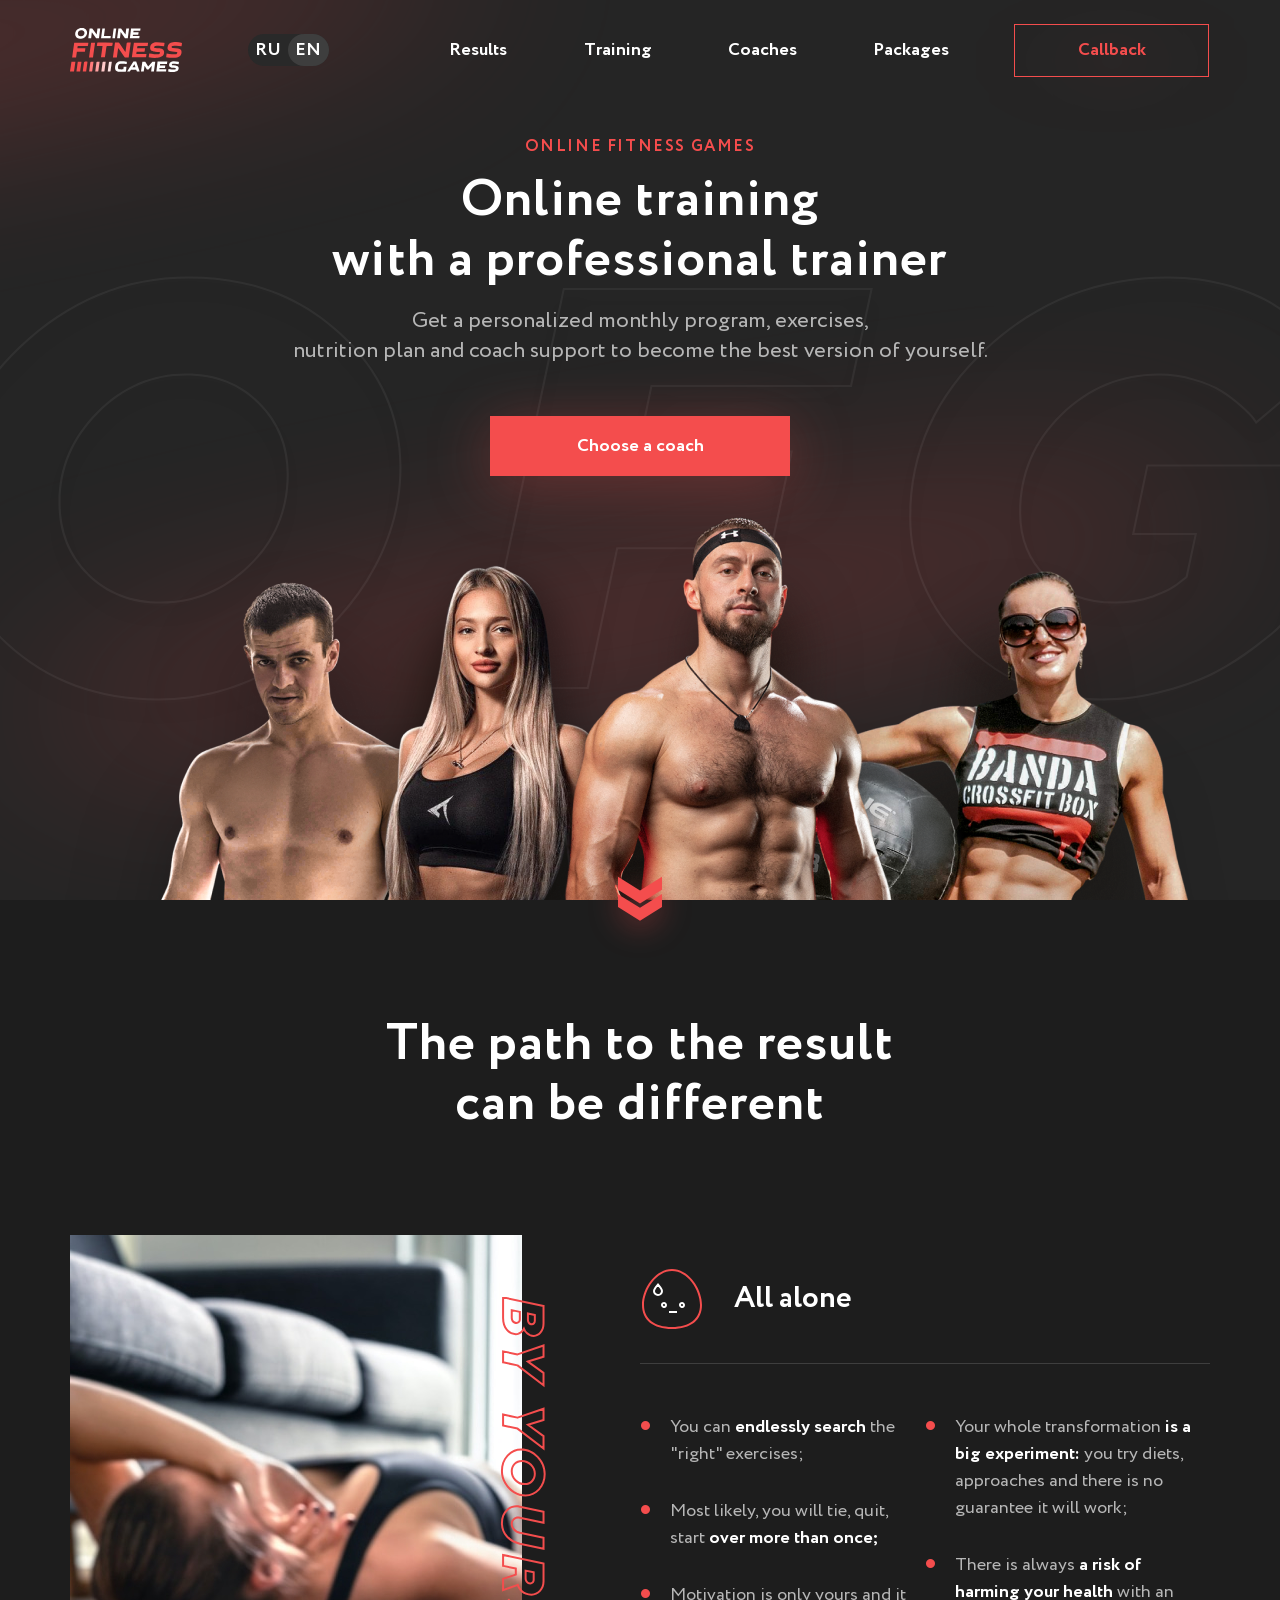
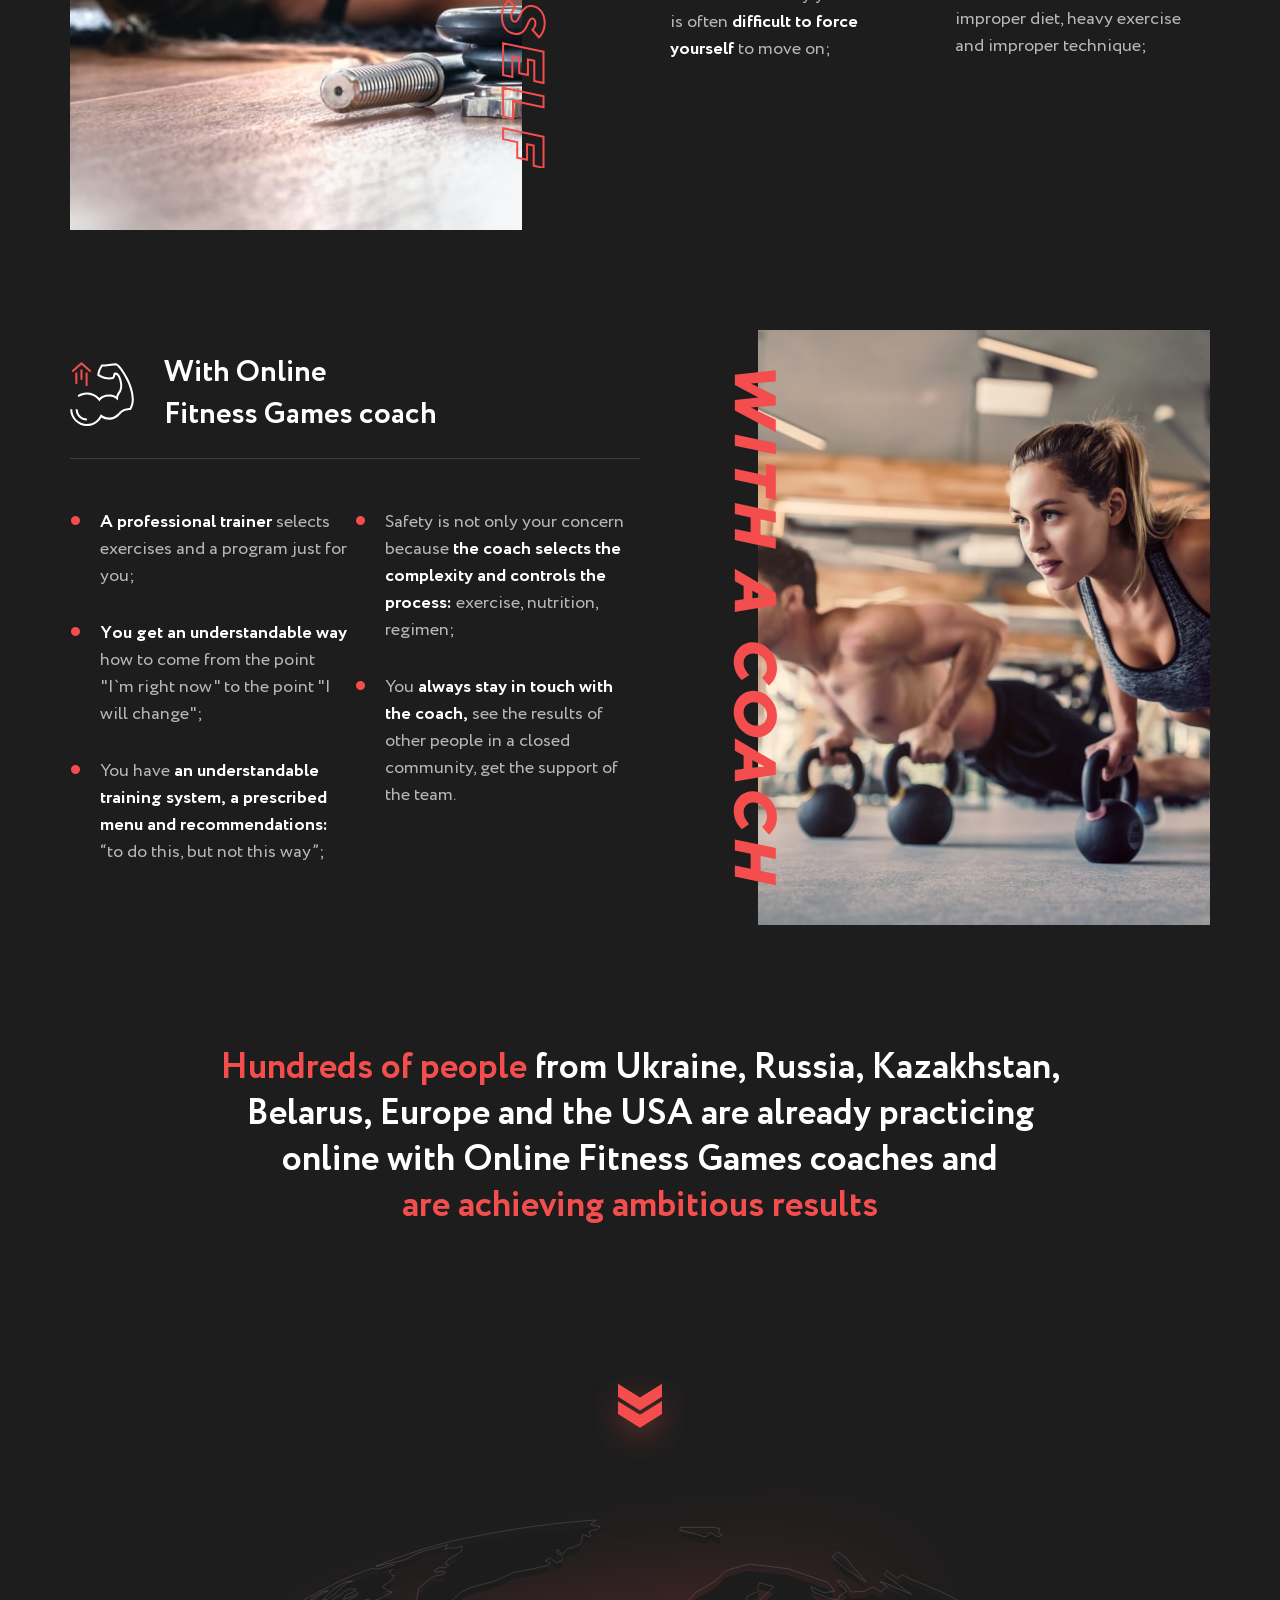
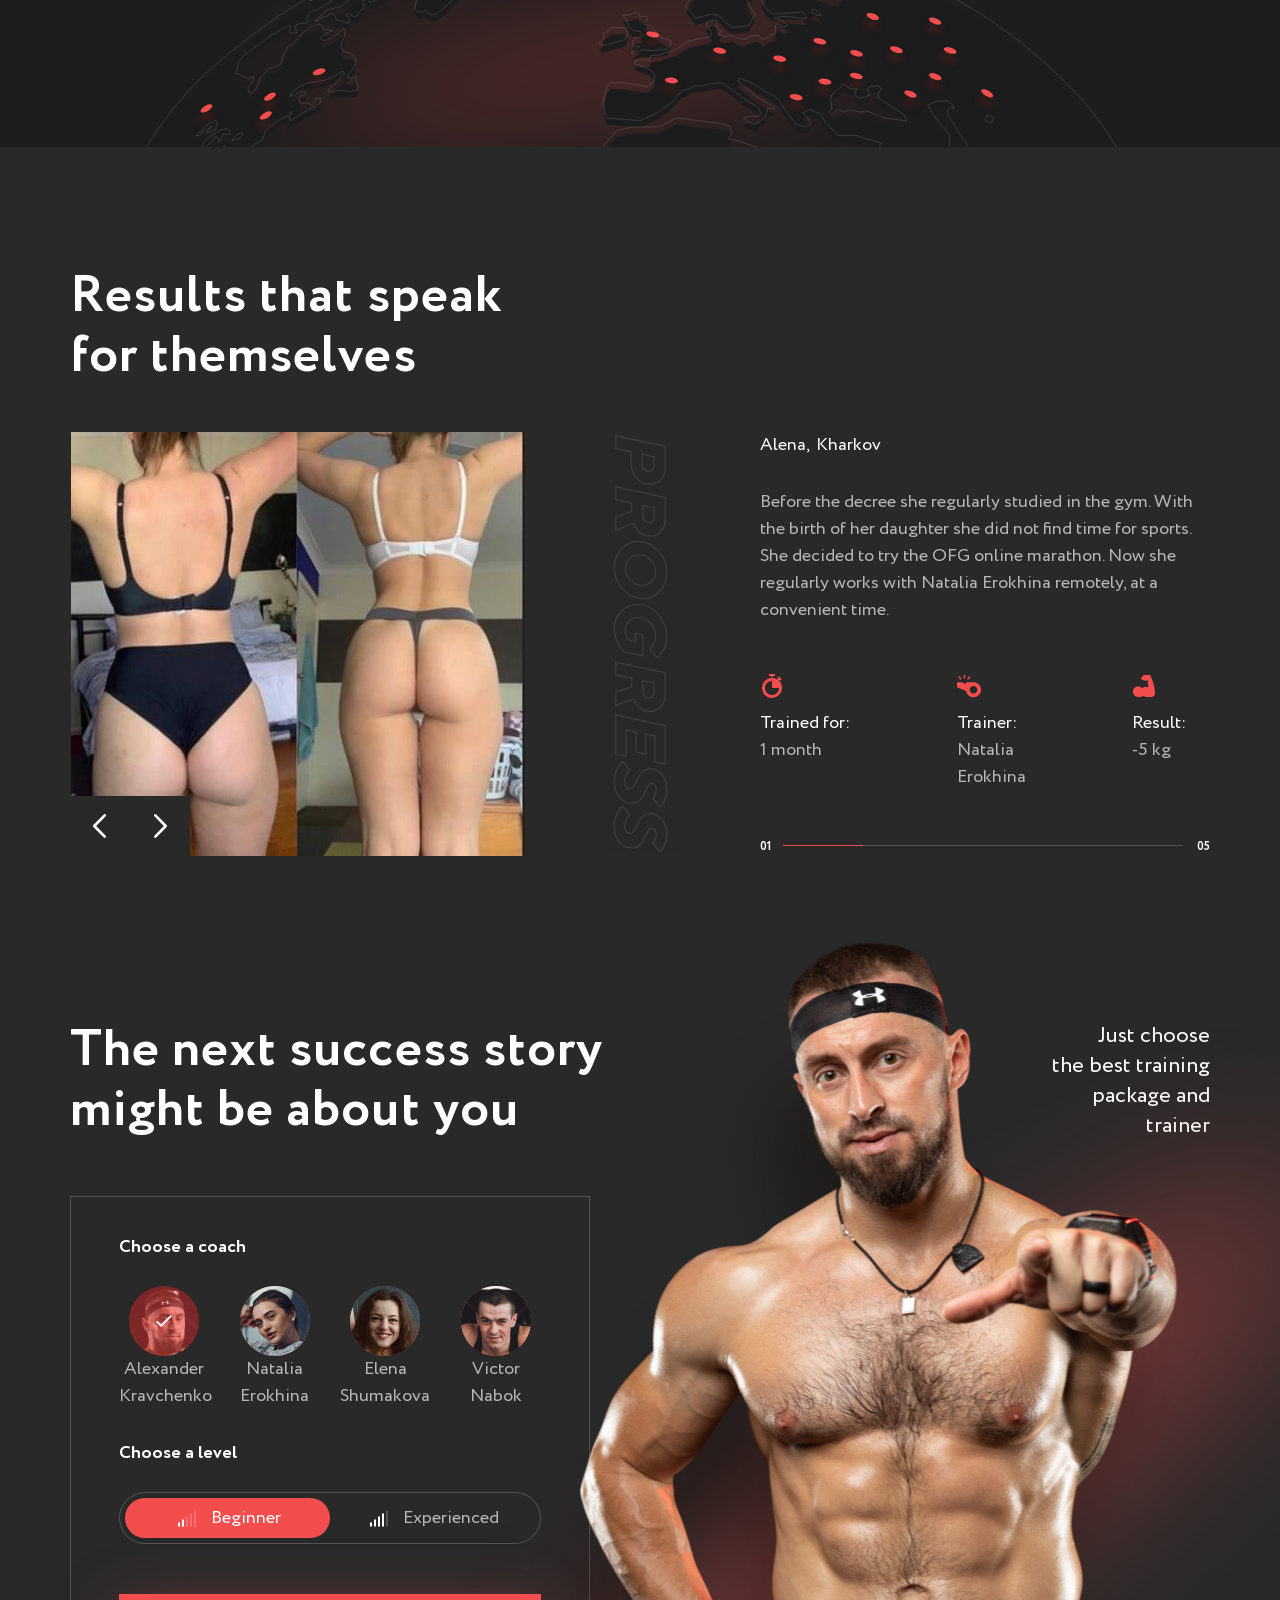
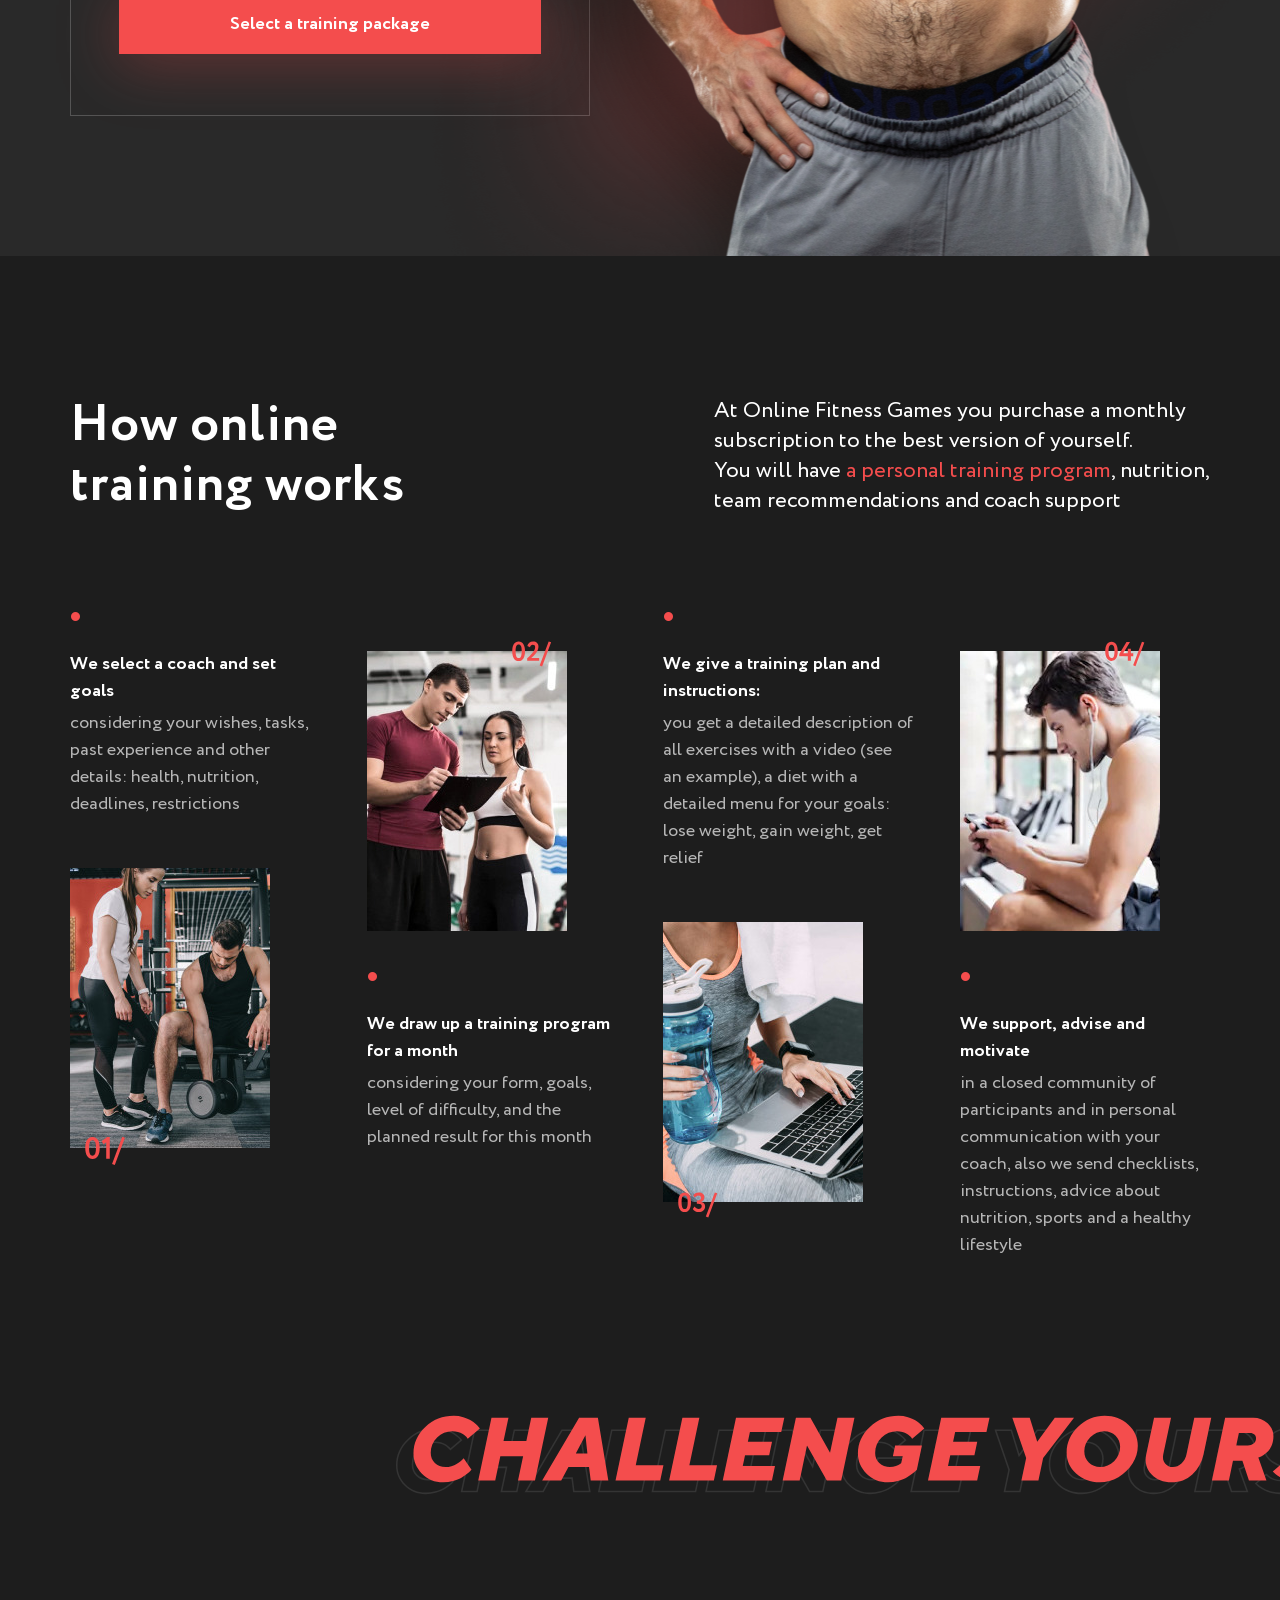
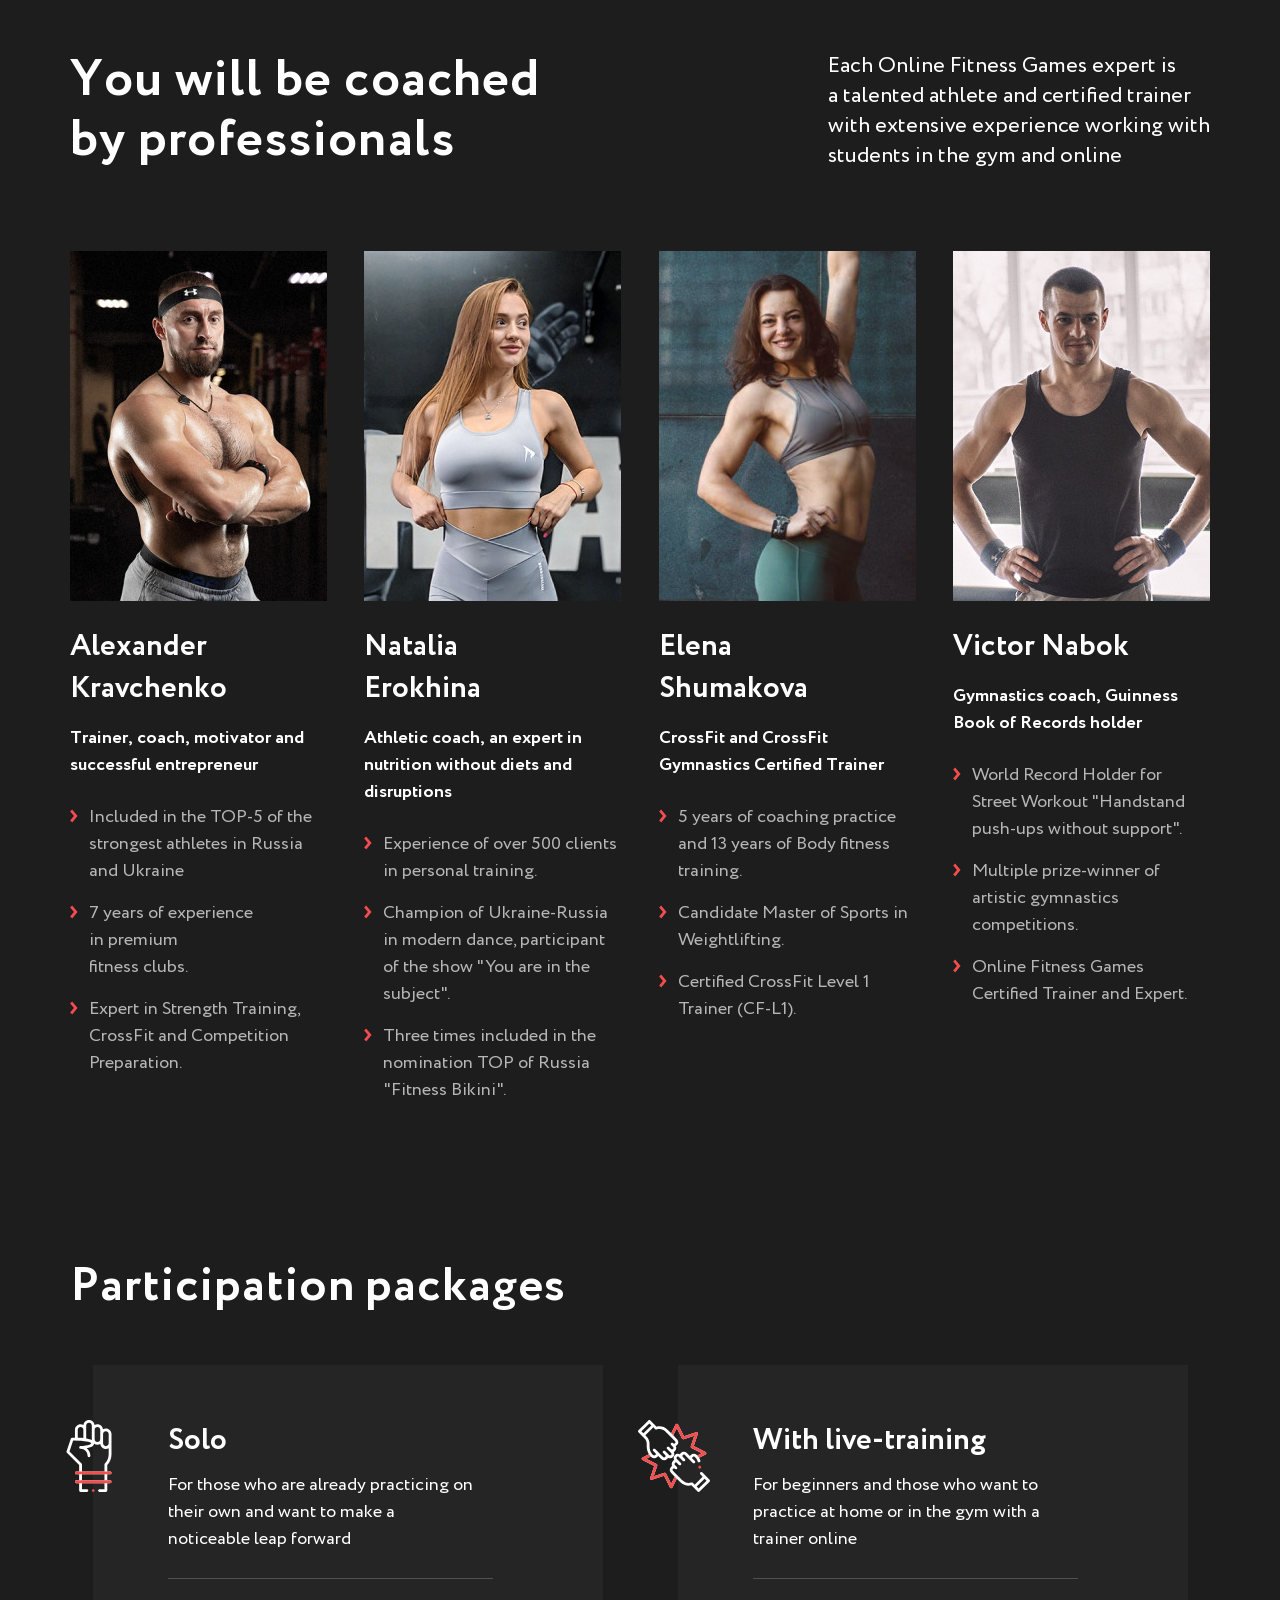
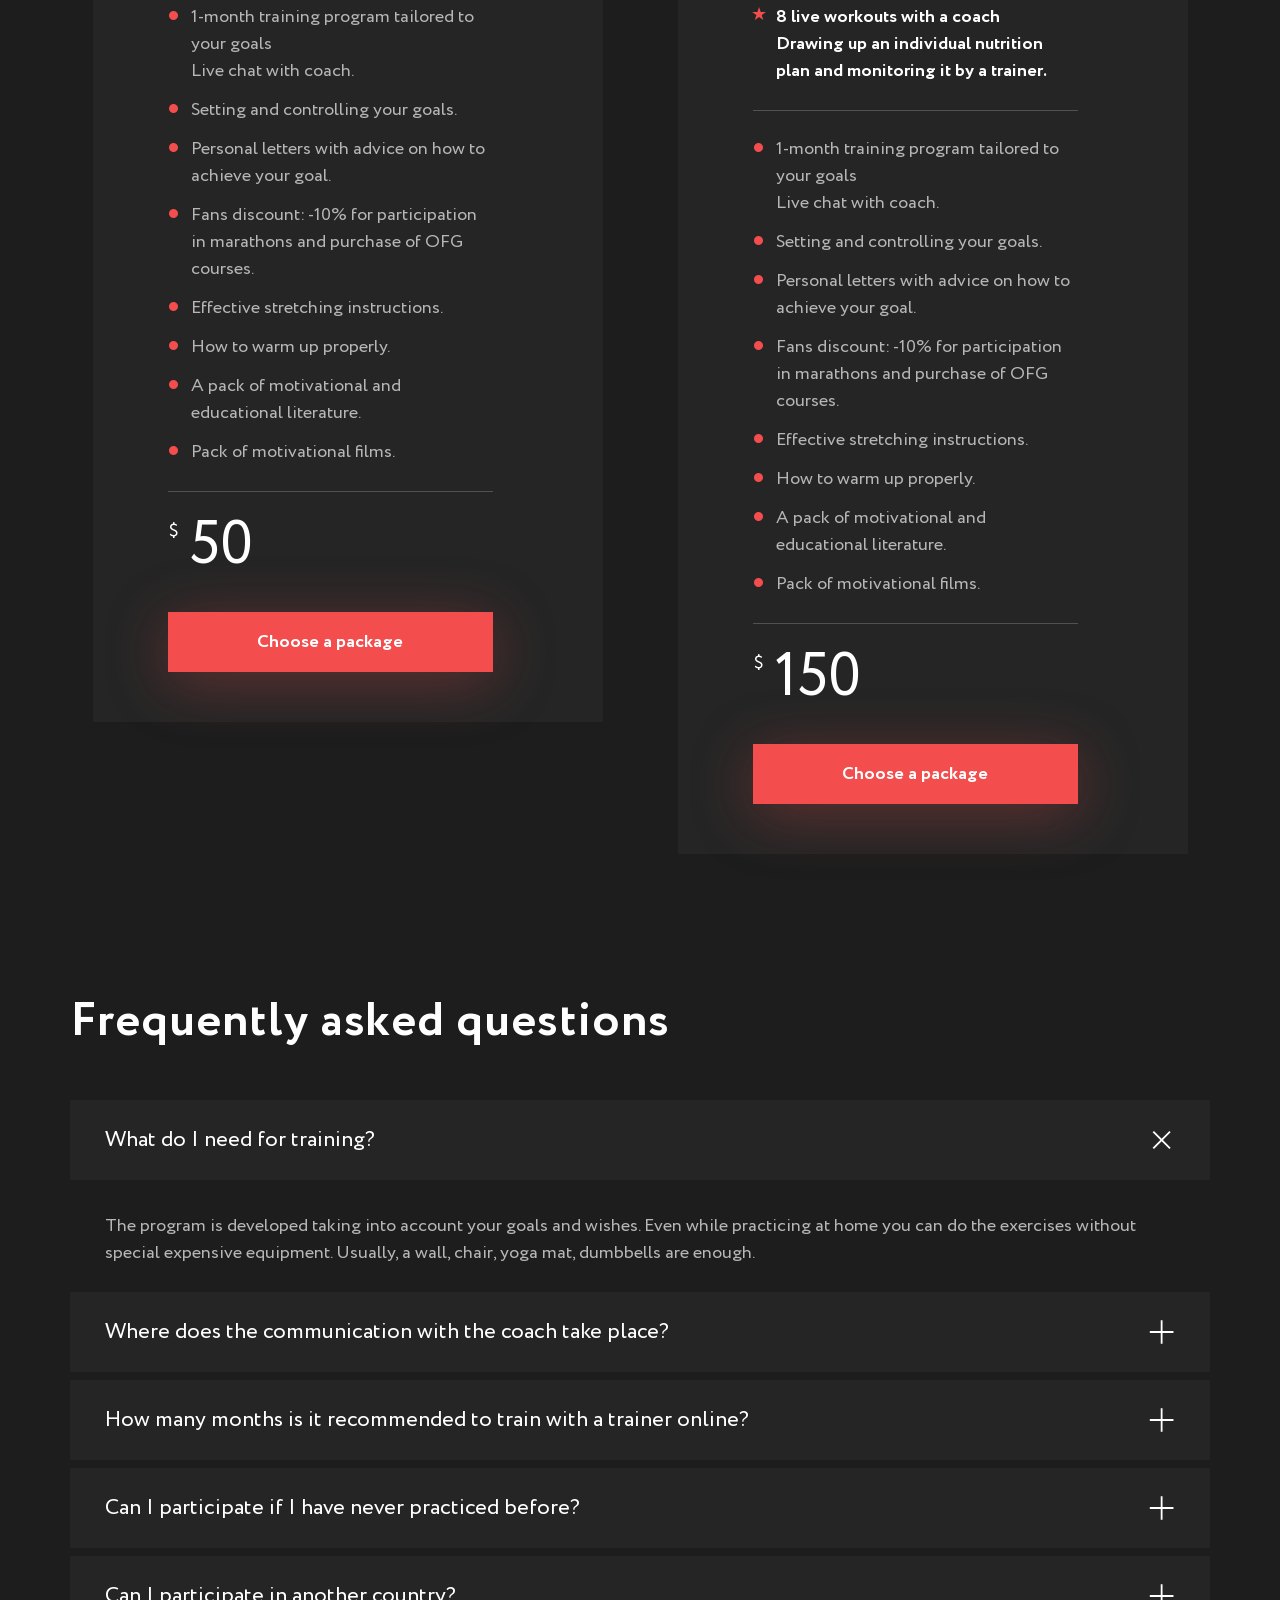
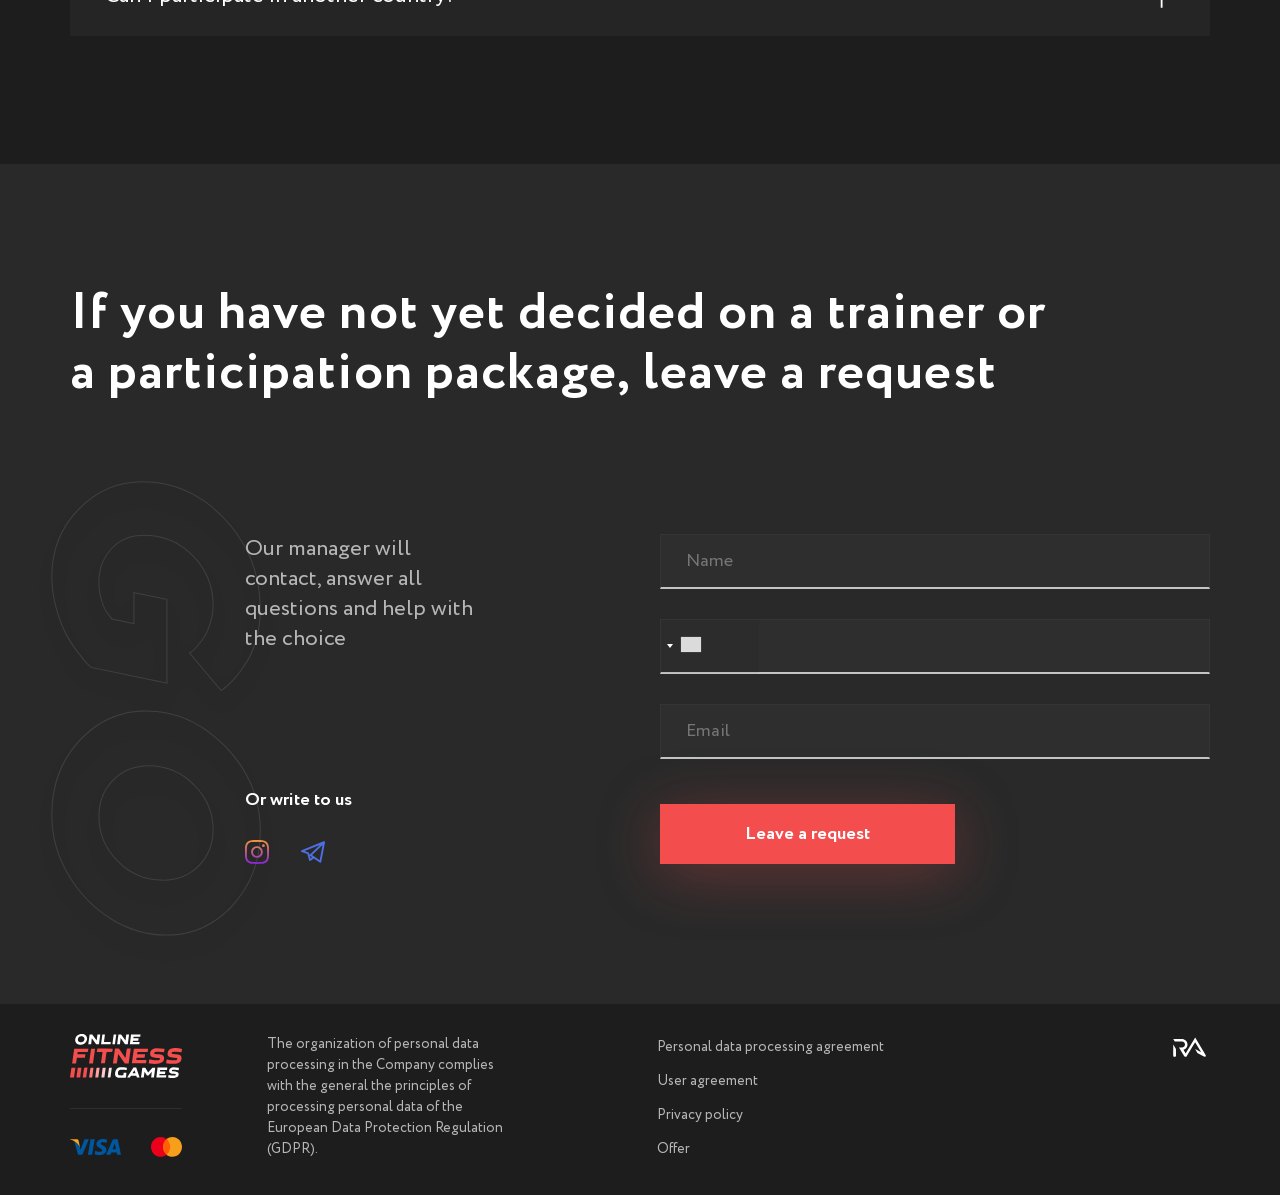
<file: en/index.html>
<!DOCTYPE html>
<html lang="en">
<head>
	<meta charset="UTF-8">
	<meta name="viewport" content="width=device-width, initial-scale=1.0">
	<link rel="stylesheet" href="https://stackpath.bootstrapcdn.com/bootstrap/4.5.2/css/bootstrap.min.css" integrity="sha384-JcKb8q3iqJ61gNV9KGb8thSsNjpSL0n8PARn9HuZOnIxN0hoP+VmmDGMN5t9UJ0Z" crossorigin="anonymous">
	<link rel="stylesheet" href="../css/intlTelInput.css">
	<link rel="stylesheet" type="text/css" href="../css/style.css">
	<link rel="stylesheet" type="text/css" href="../css/slick.css">
	<title>Online Fitness and Nutrition Workouts from Online Fitness Games</title>
	<meta name="description" content="Work out online with an OFG Personal Professional Trainer. Get a personalized program, nutrition plan, workout monitoring, live chat support from a coach to become the best version of yourself.">
	<link rel="icon" type="image/png" href="../media/icons/favicon.png" sizes="16x16">
	<meta name="keywords" content="online training, online fitness, online personal training, online professional training, Online Fitness Games, OFG training">
	<meta property="og:image" content="../media/open_graph_en.png">
	<meta property="og:image:type" content="image/png">
	<meta property="og:image:width" content="300">
	<meta property="og:image:height" content="300">
	<meta property="og:site_name" content="">
	<meta property="og:title" content="">
	<meta property="og:url" content="">
	<meta property="og:title" content="Online Fitness Games">
	<meta property="og:description" content="Work out online with an OFG Personal Professional Trainer. Get a personalized program, nutrition plan, workout monitoring, live chat support from a coach to become the best version of yourself.">

</head>
<body>
	<header class="other">
		<div class="container">
			<div class="smooth">
				<a href="body" class="smooth">
					<img src="../media/logo.svg" alt="logo" class="adaptiveHide">
				</a>
			</div>
			<a href="../" class="lang adaptiveHide en"><span>RU</span><span>EN</span></a>
			<div class="smooth adaptiveHide">
				<ul>
					<li><a href="#third_screen">Results</a></li>
					<li><a href="#fourth_screen">Training</a></li>
					<li><a href="#fifth_screen">Coaches</a></li>
					<li><a href="#sixth_screen">Packages</a></li>
				</ul>
				<button class="md-trigger" data-modal="modal-12">Callback</button>
			</div>
			<div class="menuBar_wrapper" data-modal="modal-12">
				<div class="menuBar"></div>
			</div>
		</div>
	</header>
	<section id="first_screen" class="smooth">
		<div class="container">
			<div class="content">
				<p>Online Fitness Games</p>
				<h2>Online training <br>with <br class="adaptive">a professional trainer</h2>
				<p class="p1">Get a personalized monthly program, exercises, <br>nutrition plan and coach support to become the best version of yourself.</p>
				<a href="#sixth_screen">Choose a coach</a>
			</div>
			<div class="first_background">
				<img src="../media/background_elements/first_background.svg" alt="first_background">
				<img src="../media/background_elements/first_background_adaptive.svg" alt="first_background_adaptive">
				<img src="../media/background_elements/first_background_mobile.svg" alt="first_background_mobile">
				<img src="../media/background_elements/OFG.svg" alt="OFG">
				<img src="../media/background_elements/trainers.png" alt="trainers">
				<img src="../media/background_elements/trainers_adaptive.png" alt="trainers_adaptive">
			</div>
		</div>
		<a href="#second_screen">
			<img src="../media/icons/scroll_arrow.svg" alt="scroll_arrow">
		</a>
	</section>
	<section id="second_screen" class="smooth">
		<div class="container">
			<div class="second_background">
				<img src="../media/background_elements/second_background.svg" alt="second_background">
				<img src="../media/background_elements/second_background_adaptive.svg" alt="second_background_adaptive">
			</div>
			<h2>The path to the result <br>can be different</h2>
			<div class="content">
				<div class="col-1-2">
					<img src="../media/independently_adaptive.jpeg" alt="independently_adaptive">
					<img src="../media/independently.jpg" alt="independently">
					<img src="../media/by_yourself.svg" alt="by_yourself">
				</div>
				<div class="col-1-2">
					<div class="headline">
						<img src="../media/icons/smile.svg" alt="smile">
						<h3>All alone</h3>
					</div>
					<div class="sliderAdaptive">
						<div class="slide">
							<p class="p2">You can <span>endlessly search</span> the "right" exercises;</p>
							<p class="p2">Most likely, you will tie, quit, start <span>over more than once;</span></p>
							<p class="p2">Motivation is only yours and it is often <span>difficult to force yourself</span> to move on;</p>
						</div>
						<div class="slide">
							<p class="p2">Your whole transformation <span>is a big experiment:</span> you try diets, approaches and there is no guarantee it will work;</p>
							<p class="p2">There is always <span>a risk of harming your health</span> with an improper diet, heavy exercise and improper technique;</p>
						</div>
					</div>
					<div class="slider_adaptive">
						<div class="slide">
							<p class="p2">Your whole transformation <span>is a big experiment:</span> you try diets, approaches and there is no guarantee it will work;</p>
							<p class="p2">There is always <span>a risk of harming your health</span> with an improper diet, heavy exercise and improper technique;</p>
						</div>
						<div class="slide">
							<p class="p2">You can <span>endlessly search</span> the "right" exercises;</p>
							<p class="p2">Most likely, you will tie, quit, start <span>over more than once;</span></p>
							<p class="p2">Motivation is only yours and it is often <span>difficult to force yourself</span> to move on;</p>
						</div>
					</div>
				</div>
			</div>
			<div class="content">
				<div class="col-1-2">
					<div class="headline">
						<img src="../media/icons/muscle.svg" alt="biceps">
						<h3>With Online <br>Fitness Games coach</h3>
					</div>
					<div class="sliderAdaptive">
						<div class="slide">
							<p class="p2"><span>A professional trainer</span> selects exercises and a program just for you;</p>
							<p class="p2"><span>You get an understandable way</span> how to come from the point "I`m right now" to the point "I will change";</p>
							<p class="p2">You have <span>an understandable training system, a prescribed menu and recommendations:</span> “to do this, but not this way”;</p>
						</div>
						<div class="slide">
							<p class="p2">Safety is not only your concern because <span>the coach selects the complexity and controls the process:</span> exercise, nutrition, regimen;</p>
							<p class="p2">You <span>always stay in touch with the coach,</span> see the results of other people in a closed community, get the support of the team.</p>
						</div>
					</div>
					<div class="slider_adaptive">
						<div class="slide">
							<p class="p2"><span>A professional trainer</span> selects exercises and a program just for you;</p>
							<p class="p2"><span>You get an understandable way</span> how to come from the point "I`m right now" to the point "I will change";</p>
							<p class="p2">You have <span>an understandable training system, a prescribed menu and recommendations:</span> “to do this, but not this way”;</p>
						</div>
						<div class="slide">
							<p class="p2">Safety is not only your concern because <span>the coach selects the complexity and controls the process:</span> exercise, nutrition, regimen;</p>
							<p class="p2">You <span>always stay in touch with the coach,</span> see the results of other people in a closed community, get the support of the team.</p>
						</div>
					</div>
				</div>
				<div class="col-1-2">
					<img src="../media/teamwise_adaptive.jpeg" alt="teamwise_adaptive">
					<img src="../media/teamwise.jpg" alt="teamwise">
					<img src="../media/with_coach.svg" alt="with_coach">
				</div>
			</div>
		</div>
		<p><span>Hundreds of people</span> from Ukraine, Russia, <br class="adaptive">Kazakhstan, <br>Belarus, Europe and the USA are already practicing <br>online <br class="adaptive">with Online Fitness Games coaches and <br class="adaptive"><br><span>are achieving ambitious results</span></span></p>
		<a href="#third_screen">
			<img src="../media/icons/scroll_arrow.svg" alt="scroll_arrow">
		</a>
	</section>

	<section id="third_screen">
		<div class="container">
			<img src="../media/progress.svg" alt="progress">
			<h2>Results that speak <br>for themselves</h2>
			<div class="slider-arrow"></div>
			<div class="count">
				<p>0<span id="cp">1</span></p>
				<p>05</p>
			</div>
			<div class="slider">
				<div class="slide">
					<div class="col-1-2">
						<div class="slide_image">
							<img src="../media/slider/slide1.jpg" alt="slide1">
						</div>
					</div>
					<div class="col-1-2">
						<div class="info">
							<div>
								<p class="p2">Alena, Kharkov</p>
								<p>
									Before the decree she regularly studied in the gym. With the birth of her daughter she did not find time for sports. She decided to try the OFG online marathon. Now she regularly works with Natalia Erokhina remotely, at a convenient time.
								</p>
							</div>
						</div>
						<div class="items">
							<div class="item">
								<img src="../media/icons/clock.svg" alt="clock">
								<p class="p2">Trained for: <br><span>1 month</span></p>
							</div>
							<div class="item adaptive">
								<img src="../media/icons/whistle.svg" alt="whistle">
								<p class="p2">Trainer: <br><span>Natalia <br>Erokhina</span></p>
							</div>
							<div class="item">
								<img src="../media/icons/biceps.svg" alt="biceps">
								<p class="p2">Result: <br><span>-5 kg</span></p>
							</div>
						</div>
					</div>
				</div>
				<div class="slide">
					<div class="col-1-2">
						<div class="slide_image">
							<img src="../media/slider/slide2.jpg" alt="slide2">
						</div>
					</div>
					<div class="col-1-2">
						<div class="info">
							<div>
								<p class="p2">Dmitry, Moscow</p>
								<p>
									He worked in a fitness center for six months, but there was no result: he wanted to gain muscle mass and become more prominent. He got off the ground in the marathon and began to train online with an OFG trainer.
								</p>
							</div>
						</div>
						<div class="items">
							<div class="item">
								<img src="../media/icons/clock.svg" alt="clock">
								<p class="p2">Trained for: <br><span>1 month</span></p>
							</div>
							<div class="item adaptive">
								<img src="../media/icons/whistle.svg" alt="whistle">
								<p class="p2">Trainer: <br><span>Alexander <br>Kravchenko</span></p>
							</div>
							<div class="item">
								<img src="../media/icons/biceps.svg" alt="biceps">
								<p class="p2">Result: <br><span>-4 kg</span></p>
							</div>
						</div>
					</div>
				</div>
				<div class="slide">
					<div class="col-1-2">
						<div class="slide_image">
							<img src="../media/slider/slide3.jpg" alt="slide3">
						</div>
					</div>
					<div class="col-1-2">
						<div class="info">
							<div>
								<p class="p2">Tatiana, Izhevsk</p>
								<p>
									She took part in an online marathon for the first time and became our record holder. Didn't miss a workout, asked for more and said that she completely changed her lifestyle after OFG.
								</p>
							</div>
						</div>
						<div class="items">
							<div class="item">
								<img src="../media/icons/clock.svg" alt="clock">
								<p class="p2">Trained for: <br><span>2 months</span></p>
							</div>
							<div class="item adaptive">
								<img src="../media/icons/whistle.svg" alt="whistle">
								<p class="p2">Trainer: <br><span>Alexander <br>Kravchenko</span></p>
							</div>
							<div class="item">
								<img src="../media/icons/biceps.svg" alt="biceps">
								<p class="p2">Result: <br><span>-9 kg</span></p>
							</div>
						</div>
					</div>
				</div>
				<div class="slide">
					<div class="col-1-2">
						<div class="slide_image">
							<img src="../media/slider/slide4.jpg" alt="slide4">
						</div>
					</div>
					<div class="col-1-2">
						<div class="info">
							<div>
								<p class="p2">Vladimir, Saint Petersburg</p>
								<p>
									One of the winners passed the marathon who surprised everyone including the coaches with its results and transformation.
								</p>
							</div>
						</div>
						<div class="items">
							<div class="item">
								<img src="../media/icons/clock.svg" alt="clock">
								<p class="p2">Trained for: <br><span>1 month</span></p>
							</div>
							<div class="item adaptive">
								<img src="../media/icons/whistle.svg" alt="whistle">
								<p class="p2">Trainer: <br><span>Victor <br>Nabok</span></p>
							</div>
							<div class="item">
								<img src="../media/icons/biceps.svg" alt="biceps">
								<p class="p2">Result: <br><span>-3 kg</span></p>
							</div>
						</div>
					</div>
				</div>
				<div class="slide">
					<div class="col-1-2">
						<div class="slide_image">
							<img src="../media/slider/slide5.jpg" alt="slide5">
						</div>
					</div>
					<div class="col-1-2">
						<div class="info">
							<div>
								<p class="p2">Marina, Kiev</p>
								<p>
									She used to do sport only at school. She completed all tasks of the trainers and continues to study with the trainer personally.
								</p>
							</div>
						</div>
						<div class="items">
							<div class="item">
								<img src="../media/icons/clock.svg" alt="clock">
								<p class="p2">Trained for: <br><span>1,5 months</span></p>
							</div>
							<div class="item adaptive">
								<img src="../media/icons/whistle.svg" alt="whistle">
								<p class="p2">Trainer: <br><span>Elena <br>Shumakova</span></p>
							</div>
							<div class="item">
								<img src="../media/icons/biceps.svg" alt="biceps">
								<p class="p2">Result: <br><span>-7,5 kg</span></p>
							</div>
						</div>
					</div>
				</div>
			</div>
		</div>
	</section>
	<section id="third_screen_p2">
		<div class="container">
			<div class="headline">
				<h2>The next success story <br><span>might be about you</span></h2>
				<p class="p1">Just choose <br>the best training <br>package and <br>trainer</p>
			</div>
			<div class="choice smooth">
				<h4>Choose a coach</h4>
				<div class="coaches">
					<input type="radio" id="coach_1" name="coach" value="coach_1" class="serviceInput" checked>
					<label class="coach" for="coach_1">
						<div>
							<img src="../media/coach_1.png" alt="coach_1">
							<img src="../media/icons/checkmark.svg" alt="checkmark">
						</div>
						<p class="p2">Alexander <br>Kravchenko</p>
					</label>
					<input type="radio" id="coach_2" name="coach" value="coach_2" class="serviceInput">
					<label class="coach" for="coach_2">
						<div>
							<img src="../media/coach_2.png" alt="coach_2">
							<img src="../media/icons/checkmark.svg" alt="checkmark">
						</div>
						<p class="p2">Natalia <br>Erokhina</p>
					</label>
					<input type="radio" id="coach_3" name="coach" value="coach_3" class="serviceInput">
					<label class="coach" for="coach_3">
						<div>
							<img src="../media/coach_3.png" alt="coach_3">
							<img src="../media/icons/checkmark.svg" alt="checkmark">
						</div>
						<p class="p2">Elena <br>Shumakova</p>
					</label>
					<input type="radio" id="coach_4" name="coach" value="coach_4" class="serviceInput">
					<label class="coach" for="coach_4">
						<div>
							<img src="../media/coach_4.png" alt="coach_4">
							<img src="../media/icons/checkmark.svg" alt="checkmark">
						</div>
						<p class="p2">Victor <br>Nabok</p>
					</label>
				</div>
				<h4>Choose a level</h4>
				<div class="level">
					<input type="radio" id="beginner" name="level" value="beginner" class="serviceInput" checked>
					<label for="beginner">
						<svg width="24" height="25" viewBox="0 0 24 25" fill="none" xmlns="http://www.w3.org/2000/svg">
							<rect x="3" y="16.5" width="2" height="4" fill="white"/>
							<path d="M7 13.5H9V20.5H7V13.5Z" fill="white"/>
							<rect opacity="0.2" x="11" y="10.5" width="2" height="10" fill="white"/>
							<rect opacity="0.2" x="15" y="7.5" width="2" height="13" fill="white"/>
							<rect opacity="0.2" x="19" y="4.5" width="2" height="16" fill="white"/>
						</svg>
						<p class="p2">Beginner</p>
					</label>
					<input type="radio" id="expert" name="level" value="expert" class="serviceInput">
					<label for="expert">
						<svg width="24" height="25" viewBox="0 0 24 25" fill="none" xmlns="http://www.w3.org/2000/svg">
							<rect x="3" y="16.5" width="2" height="4" fill="white"/>
							<path d="M7 13.5H9V20.5H7V13.5Z" fill="white"/>
							<rect x="11" y="10.5" width="2" height="10" fill="white"/>
							<rect x="15" y="7.5" width="2" height="13" fill="white"/>
							<rect opacity="0.2" x="19" y="4.5" width="2" height="16" fill="white"/>
						</svg>
						<p class="p2">Experienced</p>
					</label>
				</div>
				<a href="#sixth_screen">Select a training package</a>
			</div>
			<div class="third_background">
				<img src="../media/man.png" alt="man">
				<img src="../media/man_adaptive.png" alt="man_adaptive">
			</div>
		</div>
	</section>
	<section id="fourth_screen">
		<div class="container">
			<div class="headline">
				<h2>How online <br>training works</h2>
				<p class="p1">At Online Fitness Games you purchase a monthly <br>subscription to the best version of yourself. <br>You will have <span>a personal training program</span>, nutrition, <br>team recommendations and coach support</p>
			</div>
			<div class="fourth_items">
				<div class="item">
					<p class="p2">
						<span>We select a coach and set goals <br></span>considering your wishes, tasks, past experience and other details: health, nutrition, deadlines, restrictions
					</p>
					<div class="item_photo">
						<img src="../media/fourth_slider/photo_1.jpeg" alt="photo_1">
						<img src="../media/fourth_slider/01.svg" alt="01">
					</div>
				</div>
				<div class="item reverse">
					<div class="item_photo">
						<img src="../media/fourth_slider/photo_2.jpeg" alt="photo_2">
						<img src="../media/fourth_slider/02.svg" alt="02">
					</div>
					<p class="p2">
						<span>We draw up a training program for a month <br></span>considering your form, goals, level of difficulty, and the planned result for this month
					</p>
				</div>
				<div class="item">
					<p class="p2">
						<span>We give a training plan and instructions: <br></span> you get a detailed description of all exercises with a video (see an example), a diet with a detailed menu for your goals: lose weight, gain weight, get relief
					</p>
					<div class="item_photo">
						<img src="../media/fourth_slider/photo_3.jpeg" alt="photo_3">
						<img src="../media/fourth_slider/03.svg" alt="03">
					</div>
				</div>
				<div class="item reverse">
					<div class="item_photo">
						<img src="../media/fourth_slider/photo_4.jpeg" alt="photo_4">
						<img src="../media/fourth_slider/04.svg" alt="04">
					</div>
					<p class="p2">
						<span>We support, advise and motivate <br></span>in a closed community of participants and in personal communication with your coach, also we send checklists, instructions, advice about nutrition, sports and a healthy lifestyle
					</p>
				</div>
			</div>
			<div class="fourth_items fourth_slider">
				<div class="item">
					<div class="item_photo">
						<img src="../media/fourth_slider/photo_1.jpeg" alt="photo_1">
						<img src="../media/fourth_slider/01.svg" alt="01">
					</div>
					<p class="p2">
						<span>We select a coach and set goals <br></span>considering your wishes, tasks, past experience and other details: health, nutrition, deadlines, restrictions
					</p>
				</div>
				<div class="item">
					<div class="item_photo">
						<img src="../media/fourth_slider/photo_2.jpeg" alt="photo_2">
						<img src="../media/fourth_slider/02.svg" alt="02">
					</div>
					<p class="p2">
						<span>We draw up a training program for a month <br></span>considering your form, goals, level of difficulty, and the planned result for this month
					</p>
				</div>
				<div class="item">
					<div class="item_photo">
						<img src="../media/fourth_slider/photo_3.jpeg" alt="photo_3">
						<img src="../media/fourth_slider/03.svg" alt="03">
					</div>
					<p class="p2">
						<span>We give a training plan and instructions: <br></span> you get a detailed description of all exercises with a video (see an example), a diet with a detailed menu for your goals: lose weight, gain weight, get relief
					</p>
				</div>
				<div class="item">
					<div class="item_photo">
						<img src="../media/fourth_slider/photo_4.jpeg" alt="photo_4">
						<img src="../media/fourth_slider/04.svg" alt="04">
					</div>
					<p class="p2">
						<span>We support, advise and motivate <br></span>in a closed community of participants and in personal communication with your coach, also we send checklists, instructions, advice about nutrition, sports and a healthy lifestyle
					</p>
				</div>
			</div>
		</div>
	</section>
	<section id="ticker">
		<img src="../media/challenge_yourself.svg" alt="ticker" class="ticker">
		<img src="../media/challenge_yourself.svg" alt="ticker_mobile" class="ticker_mobile">
	</section>
	<section id="fifth_screen">
		<div class="container">
			<div class="headline">
				<h2>You will be coached <br>by professionals</h2>
				<p class="p1">Each Online Fitness Games expert is<br>a talented athlete and certified trainer <br>with extensive experience working with <br>students in the gym and online</p>
			</div>
			<div class="fifth_items">
				<div class="item">
					<img src="../media/fifth_slider/photo_1.jpeg" alt="photo_1">
					<h3>Alexander Kravchenko</h3>
					<h4>Trainer, coach, motivator and successful entrepreneur</h4>
					<p class="p2">Included in the TOP-5 of the strongest athletes in Russia and Ukraine</p>
					<p class="p2">7 years of experience <br>in premium <br>fitness clubs.</p>
					<p class="p2">Expert in Strength Training, CrossFit and Competition <br>Preparation.</p>
				</div>
				<div class="item">
					<img src="../media/fifth_slider/photo_2.jpeg" alt="photo_2">
					<h3>Natalia Erokhina</h3>
					<h4>Athletic coach, an expert in nutrition without diets and disruptions</h4>
					<p class="p2">Experience of over 500 clients in personal training.</p>
					<p class="p2">Champion of Ukraine-Russia in modern dance, participant of the show "You are in the subject".</p>
					<p class="p2">Three times included in the nomination TOP of Russia "Fitness Bikini".</p>
				</div>
				<div class="item adaptive">
					<img src="../media/fifth_slider/photo_3.jpeg" alt="photo_3">
					<h3>Elena Shumakova</h3>
					<h4>CrossFit and CrossFit Gymnastics Certified Trainer</h4>
					<p class="p2">5 years of coaching practice and 13 years of Body fitness training.</p>
					<p class="p2">Candidate Master of Sports in Weightlifting.</p>
					<p class="p2">Certified CrossFit Level 1 Trainer (СF-L1).</p>
				</div>
				<div class="item adaptive">
					<img src="../media/fifth_slider/photo_4.jpeg" alt="photo_4">
					<h3>Victor Nabok</h3>
					<h4>Gymnastics coach, Guinness Book of Records holder</h4>
					<p class="p2">World Record Holder for Street Workout "Handstand push-ups without support".</p>
					<p class="p2">Multiple prize-winner of artistic gymnastics competitions.</p>
					<p class="p2">Online Fitness Games Certified Trainer and Expert.</p>
				</div>
			</div>
			<div class="fifth_items fifth_slider">
				<div class="item">
					<img src="../media/fifth_slider/photo_1.jpeg" alt="photo_1">
					<h3>Alexander Kravchenko</h3>
					<h4>Trainer, coach, motivator and successful entrepreneur</h4>
					<p class="p2">Included in the TOP-5 of the strongest athletes in Russia and Ukraine</p>
					<p class="p2">7 years of experience <br>in premium <br>fitness clubs.</p>
					<p class="p2">Expert in Strength Training, CrossFit and Competition <br>Preparation.</p>
				</div>
				<div class="item">
					<img src="../media/fifth_slider/photo_2.jpeg" alt="photo_2">
					<h3>Natalia Erokhina</h3>
					<h4>Athletic coach, an expert in nutrition without diets and disruptions</h4>
					<p class="p2">Experience of over 500 clients in personal training.</p>
					<p class="p2">Champion of Ukraine-Russia in modern dance, participant of the show "You are in the subject".</p>
					<p class="p2">Three times included in the nomination TOP of Russia "Fitness Bikini".</p>
				</div>
				<div class="item">
					<img src="../media/fifth_slider/photo_3.jpeg" alt="photo_3">
					<h3>Elena Shumakova</h3>
					<h4>CrossFit and CrossFit Gymnastics Certified Trainer</h4>
					<p class="p2">5 years of coaching practice and 13 years of Body fitness training.</p>
					<p class="p2">Candidate Master of Sports in Weightlifting.</p>
					<p class="p2">Certified CrossFit Level 1 Trainer <br>(СF-L1).</p>
				</div>
				<div class="item">
					<img src="../media/fifth_slider/photo_4.jpeg" alt="photo_4">
					<h3>Victor Nabok</h3>
					<h4>Gymnastics coach, Guinness Book of <br>Records holder</h4>
					<p class="p2">World Record Holder for Street Workout "Handstand push-ups without support".</p>
					<p class="p2">Multiple prize-winner of artistic gymnastics competitions.</p>
					<p class="p2">Online Fitness Games Certified Trainer and Expert.</p>
				</div>
			</div>
		</div>
	</section>
	<section id="sixth_screen">
		<div class="container">
			<h2>Participation packages</h2>
			<div class="packet">
				<div class="headline">
					<h3>Solo</h3>
					<p class="p2">For those who are already practicing on their own and want to make a noticeable leap forward</p>
				</div>
				<div class="content">
					<p class="p2">1-month training program tailored to your goals
						<br>Live chat with coach.
					</p>
					<p class="p2">Setting and controlling your goals.</p>
					<p class="p2">Personal letters with advice on how to achieve your goal.</p>
					<p class="p2">Fans discount: -10% for participation in marathons and purchase of OFG courses.</p>
					<p class="p2">Effective stretching instructions.</p>
					<p class="p2">How to warm up properly.</p>
					<p class="p2">A pack of motivational and educational literature.</p>
					<p class="p2">Pack of motivational films.</p>
				</div>
				<div class="bottom_line">
					<p><span>$</span>50</p>
					<button class="packet-trigger" data-modal="modal-12">Choose a package</button>
				</div>
				<img src="../media/icons/fist.svg" alt="fist">
			</div>
			<div class="packet">
				<div class="headline">
					<h3>With live-training</h3>
					<p class="p2">For beginners and those who want to practice at home or in the gym with a trainer online </p>
				</div>
				<div class="content">
					<h4>8 live workouts with a coach
						<br>Drawing up an individual nutrition plan and monitoring it by a trainer.
					</h4>
					<p class="p2">1-month training program tailored to your goals
						<br>Live chat with coach.
					</p>
					<p class="p2">Setting and controlling your goals.</p>
					<p class="p2">Personal letters with advice on how to achieve your goal.</p>
					<p class="p2">Fans discount: -10% for participation in marathons and purchase of OFG courses.</p>
					<p class="p2">Effective stretching instructions.</p>
					<p class="p2">How to warm up properly.</p>
					<p class="p2">A pack of motivational and educational literature.</p>
					<p class="p2">Pack of motivational films.</p>
				</div>
				<div class="bottom_line">
					<p><span>$</span>150</p>
					<button class="packet-trigger" data-modal="modal-12">Choose a package</button>
				</div>
				<img src="../media/icons/fists.svg" alt="fists">
			</div>
		</div>
	</section>
	<section id="seventh_screen">
		<div class="container">
			<h2>Frequently asked questions</h2>
			<div class="questions">
				<input type="checkbox" name="inset" id="first_question" class="serviceInput" checked>
				<label for="first_question">
					<p class="p1">What do I need for training?</p>
					<svg width="30" height="30" viewBox="0 0 30 30" fill="none" xmlns="http://www.w3.org/2000/svg">
						<g>
						<path d="M23.4854 5.10078L24.8996 6.51499L6.51483 24.8998L5.10061 23.4856L23.4854 5.10078Z" fill="white"/>
						<path d="M24.8996 23.4852L23.4854 24.8995L5.10059 6.51468L6.5148 5.10046L24.8996 23.4852Z" fill="white"/>
						</g>
					</svg>
				</label>
				<div class="first_question">
					<p>The program is developed taking into account your goals and wishes. Even while practicing at home you can do the exercises without special expensive equipment. Usually, a wall, chair, yoga mat, dumbbells are enough.</p>
				</div>
				<input type="checkbox" name="inset" id="second_question" class="serviceInput">
				<label for="second_question">
					<p class="p1">Where does the communication with the coach take place?</p>
					<svg width="30" height="30" viewBox="0 0 30 30" fill="none" xmlns="http://www.w3.org/2000/svg">
						<g>
						<path d="M23.4854 5.10078L24.8996 6.51499L6.51483 24.8998L5.10061 23.4856L23.4854 5.10078Z" fill="white"/>
						<path d="M24.8996 23.4852L23.4854 24.8995L5.10059 6.51468L6.5148 5.10046L24.8996 23.4852Z" fill="white"/>
						</g>
					</svg>
				</label>
				<div class="second_question">
					<p>Mostly the coach communicates with you in the messenger: Telegram, WhatsApp, Viber.</p>
				</div>
				<input type="checkbox" name="inset" id="third_question" class="serviceInput">
				<label for="third_question">
					<p class="p1">How many months is it recommended to train with a trainer online?</p>
					<svg width="30" height="30" viewBox="0 0 30 30" fill="none" xmlns="http://www.w3.org/2000/svg">
						<g>
						<path d="M23.4854 5.10078L24.8996 6.51499L6.51483 24.8998L5.10061 23.4856L23.4854 5.10078Z" fill="white"/>
						<path d="M24.8996 23.4852L23.4854 24.8995L5.10059 6.51468L6.5148 5.10046L24.8996 23.4852Z" fill="white"/>
						</g>
					</svg>
				</label>
				<div class="third_question">
					<p>There is no limitation or specific term. We recommend exercising regularly to achieve results. Depending on the goals this can take from 3 months. </p>
				</div>
				<input type="checkbox" name="inset" id="fourth_question" class="serviceInput">
				<label for="fourth_question">
					<p class="p1">Can I participate if I have never practiced before?</p>
					<svg width="30" height="30" viewBox="0 0 30 30" fill="none" xmlns="http://www.w3.org/2000/svg">
						<g>
						<path d="M23.4854 5.10078L24.8996 6.51499L6.51483 24.8998L5.10061 23.4856L23.4854 5.10078Z" fill="white"/>
						<path d="M24.8996 23.4852L23.4854 24.8995L5.10059 6.51468L6.5148 5.10046L24.8996 23.4852Z" fill="white"/>
						</g>
					</svg>
				</label>
				<div class="fourth_question">
					<p>Yes, online training is suitable for both experienced and beginners. All tasks and exercises are selected taking into account the results of personal training and for your goals.</p>
				</div>
				<input type="checkbox" name="inset" id="fifth_question" class="serviceInput">
				<label for="fifth_question">
					<p class="p1">Can I participate in another country?</p>
					<svg width="30" height="30" viewBox="0 0 30 30" fill="none" xmlns="http://www.w3.org/2000/svg">
						<g>
						<path d="M23.4854 5.10078L24.8996 6.51499L6.51483 24.8998L5.10061 23.4856L23.4854 5.10078Z" fill="white"/>
						<path d="M24.8996 23.4852L23.4854 24.8995L5.10059 6.51468L6.5148 5.10046L24.8996 23.4852Z" fill="white"/>
						</g>
					</svg>
				</label>
				<div class="fifth_question">
					<p>Yes, we have participants from Ukraine, Russia, Belarus, Kazakhstan, Latvia, USA, Spain, Finland, Canada.</p>
				</div>
			</div>
		</div>
	</section>
	<section id="eigth_screen">
		<div class="container">
			<h2>If you have not yet decided on a trainer or a participation package, leave a request</h2>
			<div class="content">
				<div class="col-1-2">
					<p class="p1">Our manager will contact, answer all questions and help with the choice</p>
					<div class="social">
						<h4>Or write to us</h4>
						<a href="https://www.instagram.com/online_fitness_games_/" target="_blank">
							<img src="../media/icons/instagram.svg" alt="instagram">
						</a>
						<a href="https://t.me/onlinefitnessgames" target="_blank">
							<img src="../media/icons/telegram.svg" alt="telegram">
						</a>
					</div>
					<img src="../media/background_elements/eigth_background.svg" alt="eigth_background">
				</div>
				<form action="" method="" class="feedback_en1">
					<input type="text" name="name" placeholder="Name " required>
					<input type="tel" name="tel" required id="phone" onkeyup="this.value = this.value.replace(/[^\d]/g,'');">
					<input type="email" name="email" placeholder="Email" required>
					<button type="submit">Leave a request</button>
				</form>
			</div>
		</div>
	</section>
	<footer>
		<div class="container">
			<div class="images">
				<img src="../media/logo.svg" alt="logo">
				<div class="payment">
					<img src="../media/icons/visa.svg" alt="visa">
					<img src="../media/icons/mc.svg" alt="mc">
				</div>
			</div>
			<div class="description">
				<p>The organization of personal data processing in the Company complies with the general
					the principles of processing personal data of the European Data Protection Regulation
					(GDPR).
				</p>
			</div>
			<ul>
				<li><button class="md-offer3 consent" data-modal="modal-12">Personal data processing agreement</button></li>
				<li><button class="md-offer3 agreement" data-modal="modal-12">User agreement</button></li>
				<li><button class="md-offer3 policy" data-modal="modal-12">Privacy policy</button></li>
				<li><button class="md-offer3 offer" data-modal="modal-12">Offer</button></li>
			</ul>
			<a href="https://rezart.agency/" target="_blank" class="rezart">
				<img src="../media/icons/rezart.svg" alt="rezart">
			</a>
		</div>
		<a href="https://rezart.agency/" target="_blank" class="rezart_adaptive">
			<img src="../media/icons/rezart.svg" alt="rezart">
		</a>
	</footer>

	<div class="md-modal md-effect-12">
		<div class="md-content">
			<h3>Leave a request</h3>
			<p class="p2">our manager will contact you <br>and answer all questions</p>
			<form action="" class="feedback_en2 col-1-2">
				<input type="text" name="name" placeholder="Name" required>
				<input type="tel" name="tel" id="popupPhone" required onkeyup="this.value = this.value.replace(/[^\d]/g,'');">
				<input type="email" name="email" placeholder="Email" required>
				<button type="submit">Leave a request</button>
			</form>
		</div>
		<button class="md-close"><img src="../media/icons/close.svg" alt="close"></button>
	</div>

	<div class="packet-modal md-effect-12">
		<div class="md-content">
			<h3 class="en"></h3>
			<p class="p3">Fill out the form to pay for participation <br>in a convenient way</p>
			<form action="" class="feedback_en col-1-2">
				<input type="text" name="name" placeholder="Name" required>
				<input type="tel" name="tel" id="popup_phone" required onkeyup="this.value = this.value.replace(/[^\d]/g,'');">
				<input type="email" name="email" placeholder="Email" required>
				<button type="submit">Send</button>
			</form>
			<p class="p4">Coach</p>
			<div class="coaches">
				<input type="radio" id="packet_coach_1" name="packet_coach" value="packet_coach_1" class="serviceInput" checked>
				<label class="coach" for="packet_coach_1">
					<div>
						<img src="../media/coach_1.png" alt="coach_1">
						<img src="../media/icons/checkmark.svg" alt="checkmark">
					</div>
					<p class="p2">Alexander <br>Kravchenko</p>
				</label>
				<input type="radio" id="packet_coach_2" name="packet_coach" value="packet_coach_2" class="serviceInput">
				<label class="coach" for="packet_coach_2">
					<div>
						<img src="../media/coach_2.png" alt="coach_2">
						<img src="../media/icons/checkmark.svg" alt="checkmark">
					</div>
					<p class="p2">Natalia <br>Erokhina</p>
				</label>
				<input type="radio" id="packet_coach_3" name="packet_coach" value="packet_coach_3" class="serviceInput">
				<label class="coach" for="packet_coach_3">
					<div>
						<img src="../media/coach_3.png" alt="coach_3">
						<img src="../media/icons/checkmark.svg" alt="checkmark">
					</div>
					<p class="p2">Elena <br>Shumakova</p>
				</label>
				<input type="radio" id="packet_coach_4" name="packet_coach" value="packet_coach_4" class="serviceInput">
				<label class="coach" for="packet_coach_4">
					<div>
						<img src="../media/coach_4.png" alt="coach_4">
						<img src="../media/icons/checkmark.svg" alt="checkmark">
					</div>
					<p class="p2">Victor <br>Nabok</p>
				</label>
			</div>
			<p>After the application, you can pay for participation with any VISA or MasterCard</p>
		</div>
		<button class="md-close"><img src="../media/icons/close.svg" alt="close"></button>
	</div>

	<div class="menu md-effect-12">
		<div class="md-content">
			<ul>
				<li><a href="#third_screen" class="menuLink">Results</a></li>
				<li><a href="#fourth_screen" class="menuLink">Training</a></li>
				<li><a href="#fifth_screen" class="menuLink">Coaches</a></li>
				<li><a href="#sixth_screen" class="menuLink">Packages</a></li>
			</ul>
			<a href="en/index.html" class="lang"><span>RU</span><span>EN</span></a>
			<button class="menuLink md-trigger" data-modal="modal-12">Callback</button>
			<div class="social">
				<a href="https://www.instagram.com/online_fitness_games_/"><img src="../media/icons/instagram.svg" alt="instagram"></a>
				<a href="https://t.me/onlinefitnessgames"><img src="../media/icons/telegram.svg" alt="telegram"></a>
			</div>
		</div>
	</div>

	<div class="documents md-effect-12">
		<div class="md-content">
			<iframe
				style="width:100%; height:100%;"
				frameborder="0"
				class="iframe"
			></iframe>
		</div>
		<button class="md-close"><img src="../media/icons/blackCross.svg" alt="blackCross"></button>
	</div>

	<div class="md-overlay"></div>
	<div class="md-overlay1"></div>

	<script src="https://ajax.googleapis.com/ajax/libs/jquery/3.5.1/jquery.min.js"></script>
	<script src="../js/jquery.validate.min.js"></script>
	<script src="../js/slick.min.js"></script>
	<script src="../js/main.js"></script>
	<script src="../js/intlTelInput.js"></script>
	<script>
		var input = document.querySelector("#phone");
		window.intlTelInput(input, {
			utilsScript: "../js/utils.js",
			initialCountry: "auto",
  			geoIpLookup: function(success, failure) {
   				$.get("https://ipinfo.io", function() {}, "jsonp").always(function(resp) {
      				var countryCode = (resp && resp.country) ? resp.country : "";
     			success(countryCode);
				});
			},
			separateDialCode: true,
		});
		var input = document.querySelector("#popupPhone");
		window.intlTelInput(input, {
			utilsScript: "../js/utils.js",
			initialCountry: "auto",
  			geoIpLookup: function(success, failure) {
   				$.get("https://ipinfo.io", function() {}, "jsonp").always(function(resp) {
      				var countryCode = (resp && resp.country) ? resp.country : "";
     			success(countryCode);
				});
			},
			separateDialCode: true,
		});
		var input = document.querySelector("#popup_phone");
		window.intlTelInput(input, {
			utilsScript: "../js/utils.js",
			initialCountry: "auto",
  			geoIpLookup: function(success, failure) {
   				$.get("https://ipinfo.io", function() {}, "jsonp").always(function(resp) {
      				var countryCode = (resp && resp.country) ? resp.country : "";
     			success(countryCode);
				});
			},
			separateDialCode: true,
		});
	</script>
</body>
</html>
</file>
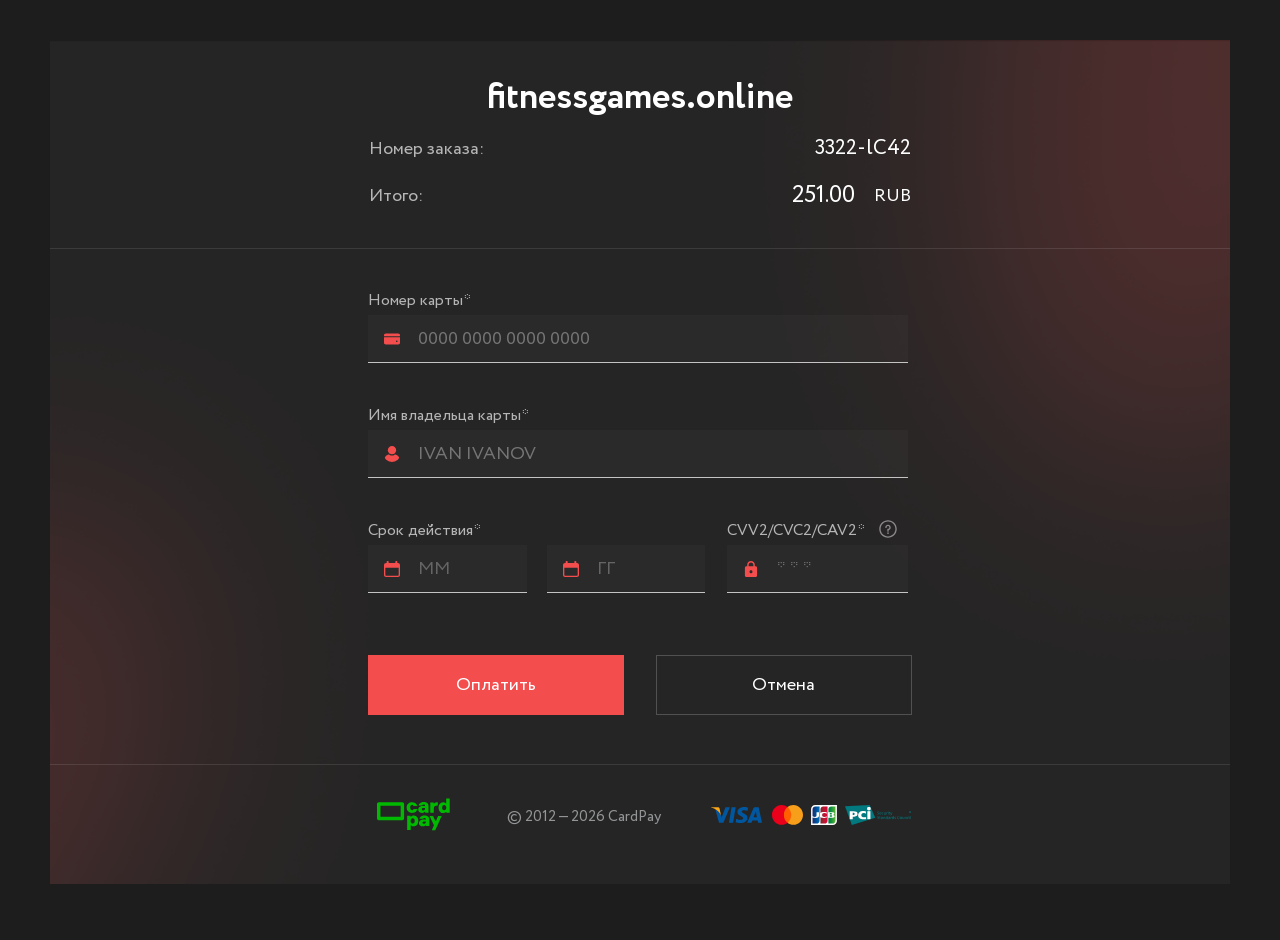
<file: forCustomization/index.html>
<!DOCTYPE html>
<html lang="ru">
<head>
    <!-- Preload -->
    <link rel="preload" href="js/payment.bundle.min.js" as="script">
    <link rel="preload" href="css/base.css" as="style">
    <link rel="preload" href="images/icons_sprite.png" as="image">
    <!-- Basic meta -->
    <meta charset="utf-8">
    <meta name="viewport" content="width=device-width, initial-scale=1.0, maximum-scale=1.0, user-scalable=0">
    <meta http-equiv="X-UA-Compatible" content="IE=edge">
    <meta http-equiv="Cache-Control" content="max-age=0">
    <meta http-equiv="Cache-Control" content="no-cache">
    <meta http-equiv="Expires" content="0">
    <meta http-equiv="Pragma" content="no-cache">
    <link rel="icon" href="css/favicon.ico" type="image/x-icon">
    <link rel="shortcut icon" href="css/favicon.ico" type="image/x-icon">
    <title>Cardpay Payment Page</title>
    <!-- Styles -->
    <link rel="stylesheet" href="css/base.css">
    <link rel="stylesheet" href="clients/merchant_name/style.css">
    <!-- Scripts -->
    <script type="text/javascript" async src="js/fingerprint.js"></script>
    <script>
        window.MI_THEMES_URL = ""; //  example: "/mi-themes/"
        window.isUnionpayWallet = "false";
        window.cancelNotificationModule = {
            uuid: 'ebh4D6DbECA1Cfc5gAH8eDe8'
        };
        window.pageDataModule = {
            data: {
                "merchant-title": "fitnessgames.online",
                "merchant-description": "Description",
                "order-number": "3322-lC42",
                "total-amount": "251.00",
                "currency": "RUB",
                /*
                 * If shipping/billing is ON
                 */
                "payment-data-shipping-copy": {
                    "zip": "60667",
                    "country": "United States",
                    "state": "NY",
                    "city": "Buffalo",
                    "street": "Westsssssssssssssssssssssssssssssssssssssssssssssssssssssssssssssssssssssssssssss",
                    "phone": "+1-800-433-9014"
                }
            }
        };
        /*window.cardpayIframeModule = {
            display: "true"
        };*/
    </script>
</head>

<!--

    Классы для body

    * Динамические - генерируемые (формируются на клиенте с помощью js при различных обстоятельствах)
      - processing (во время сабмита формы)
      - visa / master-card / union-pay etc. (во время определения типа карты в поле Card Number)

    * Статически - генерируемые (формируются на сервере в зависимости от параметров)
      - display-orderitems - показывать ли блок с order items
      - display-shipping - показывать ли блок с shipping address
      - display-billing - показывать ли блок с billing address

 -->
<body>

<div id="main-container">
    <!--<div class="container">
        <div class="headerbar">
            <a href="/" class="back">
                <span class="oi link-back" data-glyph="arrow-thick-left"></span>
                <span data-i18n="checkoutpage.back">Back to cart</span>
            </a>
        </div>
    </div>-->
    <form id="payment-form" class="" action="" method="post">

        <!-- Descriptions headers -->
        <section id="payment-description">

            <div id="header-cardpay">
                <div id="cardpay-logo">
                    <a target="_blank" href="https://cardpay.com/"></a>
                </div>
                <div data-i18n="paymentinfo.cardpaytext" id="cardpay-header-text"></div>
            </div>

            <div id="header-merchant">
                <div id="merchant-logo">
                    <a target="_blank" href="https://merchant.com/"></a>
                </div>
                <div id="merchant-title" data-i18n="paymentinfo.merchant.name"></div>
                <div id="merchant-description" data-i18n="paymentinfo.merchant.description"></div>
            </div>

            <div id="order-info">
                <div id="order-number-cnt">
                    <span data-i18n="paymentinfo.ordernumber"></span> <span id="order-number"></span>
                </div>
                <div id="total-amount-cnt">
                    <span data-i18n="paymentinfo.total"></span> <span id="total-amount"></span> <span
                        id="currency"></span>
                </div>
                <div id="order-description"></div>
            </div>

        </section>


        <!-- Payment body  -->
        <section id="payment-data">

            <!-- IF ISSET Product list -->
            <section id="order-details">

                <h2 data-i18n="orderlist.blocktitle"></h2>

                <div id="order-items">
                    <ul id="order-item-list">
                        <!-- Do not remove -->
                        <li class="order-item">
                            <div class="order-item-title">Item #1</div>
                            <div class="order-item-description">Some description</div>
                            <div class="order-item-info">
                                <span class="order-item-quantity"><span data-i18n="orderlist.quantity">Quantity:</span>4</span>
                                <span class="order-item-price"><span
                                        data-i18n="orderlist.price">Price:</span>45.6 EUR</span>
                                <span class="order-item-total-amount"><span data-i18n="orderlist.total">Total:</span>182.4 EUR</span>
                            </div>
                        </li>
                        <li class="order-item">
                            <div class="order-item-title">iPhone SE Space GreyiPhone SE Space GreyiPhone SE Space Grey
                                #2Item#2Item#2Item#2Item#2Item#2Item#2Item#2Item#2Item#2
                            </div>
                            <div class="order-item-description">Some description</div>
                            <div class="order-item-info">
                                <span class="order-item-quantity"><span data-i18n="orderlist.quantity">Quantity:</span>null</span>
                                <span class="order-item-price"><span
                                        data-i18n="orderlist.price">Price:</span> EUR</span>
                                <span class="order-item-total-amount"><span data-i18n="orderlist.total">Total:</span>NaN EUR</span>
                            </div>
                        </li>
                        <li class="order-item">
                            <div class="order-item-title">Item #1</div>
                            <div class="order-item-description">ONEeeeeeeeeeeeeeeeeeeeeeeeeeeeeeeeeeeeeeeeeeeeeeeeeeeeeeeeeeeeeeeeeeeeeeeeeeeeeeee</div>
                            <div class="order-item-info">
                                <span class="order-item-quantity"><span data-i18n="orderlist.quantity">Quantity:</span>4</span>
                                <span class="order-item-price"><span
                                        data-i18n="orderlist.price">Price:</span>45.6 EUR</span>
                                <span class="order-item-total-amount"><span data-i18n="orderlist.total">Total:</span>182.4 EUR</span>
                            </div>
                        </li>
                        <li id="order-item-total" class="order-item">
                            <span data-i18n="orderlist.itemstotal">Total amount:</span> NaN EUR
                        </li>
                    </ul>
                </div>

                <div class="form-group fieldset-checkbox" id="order-confirm-block">
                    <input id="input-order-confirm" type="checkbox" name="acceptProducts" value="">
                    <label for="input-order-confirm" class="label-checkbox">
                        <span data-i18n="orderlist.confirm"></span>
                    </label>
                </div>

            </section>

            <!-- Payment fields  -->
            <section id="payment-data-fields">


                <!-- Card fields -->
                <div id="payment-data-card"><!-- CARD -->

                    <h2 data-i18n="paymentdata.card.blocktitle"></h2>

                    <div id="payment-data-card-fields">

                        <div class="form-group" id="card-number-field">
                            <label class="form-label" for="input-card-number">
                                <span data-i18n="paymentdata.card.number.label"></span><span class="required">*</span>
                            </label>
                            <div class="form-input">
                                <input id="input-card-number" data-i18n="paymentdata.card.number.placeholder" required
                                       type="text" name="PAN" autocomplete="off" value="" placeholder="0000 0000 0000 0000">
                                <span id="card-number-type"></span>
                            </div>
                        </div>

                        <div class="form-group" id="card-holder-field">
                            <label class="form-label" for="input-card-holder">
                                <span data-i18n="paymentdata.card.holder.label"></span><span class="required">*</span>
                            </label>
                            <div class="form-input">
                                <input id="input-card-holder" data-i18n="paymentdata.card.holder.placeholder"
                                       type="text" required autocapitalize='characters' name="cardholderName" placeholder="IVAN IVANOV">
                            </div>
                        </div>

                        <!--<div class="form-group" id="card-holder-email-field">
                            <label class="form-label" for="input-card-holder-email">
                                <span data-i18n="paymentdata.card.email.label"></span><span class="required">*</span>
                            </label>
                            <div class="form-input">
                                <input id="input-card-holder-email" data-i18n="paymentdata.card.email.placeholder"
                                       type="email" name="email" value="">
                            </div>
                        </div>-->

                        <!-- XM bank field -->
                        <!--<div class="form-group" id="bank-field">
                            <label class="form-label">
                                <span data-i18n="bank.label"></span>
                            </label>
                            <div class="form-input">
                                <select id="input-bank" name="cupBank">
                                    <option disabled="" selected="" value="-"></option>
                                    <option value="上海银行">上海银行</option>
                                </select>
                            </div>
                        </div>-->


                        <div class="form-group" id="card-expires-field">
                            <label class="form-label" for="card-expires-month">
                                <span data-i18n="paymentdata.card.expires.label"></span><span class="required">*</span>
                            </label>
                            <div class="form-input">
                                <select id="card-expires-month" required name="month">
                                    <option data-i18n="paymentdata.card.expires.month" selected disabled
                                            value="0"></option>
                                    <option value="1">01</option>
                                    <option value="2">02</option>
                                    <option value="3">03</option>
                                    <option value="4">04</option>
                                    <option value="5">05</option>
                                    <option value="6">06</option>
                                    <option value="7">07</option>
                                    <option value="8">08</option>
                                    <option value="9">09</option>
                                    <option value="10">10</option>
                                    <option value="11">11</option>
                                    <option value="12">12</option>
                                </select>
                                <span id="card-expires-delimiter">/</span>
                                <select id="card-expires-year" required name="year">
                                    <option data-i18n="paymentdata.card.expires.year" selected disabled
                                            value="0"></option>
                                    <option value="2016">2016</option>
                                    <option value="2017">2017</option>
                                    <option value="2018">2018</option>
                                    <option value="2019">2019</option>
                                    <option value="2020">2020</option>
                                    <option value="2021">2021</option>
                                    <option value="2022">2022</option>
                                </select>
                            </div>
                        </div>

                        <div class="form-group" id="card-cvc-field">
                            <label class="form-label" for="input-card-cvc">
                                <span data-i18n="paymentdata.card.cvc.label"></span><span class="required">*</span>
                            </label>
                            <div class="form-input">
                                <input data-i18n="paymentdata.card.cvc.placeholder" id="input-card-cvc" required
                                       type="password" autocomplete="off" name="CVV2" placeholder="***" maxlength="3"
                                       value="">
                                <div id="cvc-hint">
                                    <span id="cvc-hint-toggle"></span>
                                    <div id="cvc-hint-bubble">
                                        <div data-i18n="paymentdata.card.cvc.hint" id="cvc-hint-text"></div>
                                        <div id="cvc-hint-card"></div>
                                    </div>
                                </div>
                            </div>
                        </div>

                    </div>

                </div>


                <!-- IF ISSET Shipping fields -->
                <div id="payment-data-shipping">

                    <h2 data-i18n="paymentdata.address.shippingtitle"></h2>

                    <div id="payment-data-shipping-fields">

                        <div id="payment-data-shipping-copy"></div>

                        <div class="form-group fieldset-checkbox" id="use-as-billing-field">
                            <input id="use-as-billing" type="checkbox" name="" value="">
                            <label for="use-as-billing" class="label-checkbox">
                                <span data-i18n="paymentdata.address.use-as-billing"></span>
                            </label>
                        </div>

                    </div>

                </div>


                <!-- IF ISSET Billing Fields -->
                <div id="payment-data-billing">

                    <h2 data-i18n="paymentdata.address.billingtitle"></h2>

                    <div id="payment-data-billing-fields">

                        <div class="form-group" id="billing-country-field">
                            <label class="form-label" for="input-billing-country">
                                <span data-i18n="paymentdata.address.country.label"></span>
                            </label>
                            <div class="form-input">
                                <select id="input-billing-country" name="country">
                                    <option data-i18n="paymentdata.address.country.select" disabled selected
                                            value="0"></option>
                                    <option value="1">First city</option>
                                    <option value="2">Second city</option>
                                    <!-- ... -->
                                </select>
                            </div>
                        </div>

                        <div class="form-group" id="billing-state-field">
                            <label class="form-label" for="input-billing-state">
                                <span data-i18n="paymentdata.address.state.label"></span>
                            </label>
                            <div class="form-input">
                                <input data-i18n="paymentdata.address.state.placeholder" id="input-billing-state"
                                       type="text" name="stateOrProvince" value="">
                            </div>
                        </div>

                        <div class="form-group" id="billing-city-field">
                            <label class="form-label" for="input-billing-city">
                                <span data-i18n="paymentdata.address.city.label"></span>
                            </label>
                            <div class="form-input">
                                <input data-i18n="paymentdata.address.city.placeholder" id="input-billing-city"
                                       type="text" name="city" value="">
                            </div>
                        </div>

                        <div class="form-group" id="billing-street-field">
                            <label class="form-label" for="input-billing-street">
                                <span data-i18n="paymentdata.address.street.label"></span>
                            </label>
                            <div class="form-input">
                                <input data-i18n="paymentdata.address.street.placeholder" id="input-billing-street"
                                       type="text" name="street" value="">
                            </div>
                        </div>

                        <div class="form-group" id="billing-zip-field">
                            <label class="form-label" for="input-billing-zip">
                                <span data-i18n="paymentdata.address.zip.label"></span>
                            </label>
                            <div class="form-input">
                                <input data-i18n="paymentdata.address.zip.placeholder" id="input-billing-zip"
                                       type="text" name="zip" value="">
                            </div>
                        </div>

                        <div class="form-group" id="billing-phone-field">
                            <label class="form-label" for="input-billing-phone">
                                <span data-i18n="paymentdata.address.phone.label"></span>
                            </label>
                            <div class="form-input">
                                <input data-i18n="paymentdata.address.phone.placeholder" id="input-billing-phone"
                                       type="text" name="phone" value="">
                            </div>
                        </div>

                    </div>

                </div>


                <!-- Accept block -->
                <div id="payment-data-accept">

                    <div class="form-group fieldset-checkbox" id="accept-terms-field">
                        <input id="accept-terms" required type="checkbox" name="chkAgree" value="">
                        <label class="label-checkbox" for="accept-terms">
                            <span data-i18n="privacypolicy.agree"></span> <a class="modal-toggle" data-modal="privacy"
                                                                             id="terms-tooltip"
                                                                             data-i18n="privacypolicy.linktext"
                                                                             href="#"></a>
                        </label>
                    </div>

                </div>


                <!-- Payment actions -->
                <div id="payment-actions">

                    <div class="form-group buttons">
                        <input id="action-submit" data-i18n="paymentdata.actions.submit" class="btn btn-primary"
                               type="submit">
                        <button id="action-cancel" data-i18n="paymentdata.actions.cancel" class="btn btn-secondary"
                                href="#"></button>
                    </div>

                </div>

            </section>


        </section>

        <!-- Hidden fields -->
        <input type="hidden" name="fingerprint" value="">
        <input type="hidden" name="omitShipAddress" value="">
        <input type="hidden" name="locale" value="">
        <input type="hidden" name="holdOnly" value="">
        <input type="hidden" name="uuid" value="">
        <input type="hidden" name="mayOmitAddress" value="">
        <input type="hidden" name="hideTerms" value="">
        <input type="hidden" name="showEmailField" value="">
        <input type="hidden" name="useCustomCSS" value="essential">
        <input type="hidden" name="itemsList" value="">
        <input type="hidden" name="cssURL" value="">
        <input type="hidden" name="shopName" value="">
        <input type="hidden" name="orderDescription" value="">
        <input type="hidden" name="orderNumber" value="">

    </form>

    <!-- Footer -->
    <footer>
        <div id="footer-cardpay">
            <a href="http://www.cardpay.com/" target="_blank" id="cardpay-icon"></a>
        </div>
        <div id="footer-icons">
            <span id="visa-icon"></span>
            <span id="mastercard-icon"></span>
            <span id="jcb-icon"></span>
            <span id="unionpay-icon"></span>
            <span id="pci-icon"></span>
        </div>
        <div id="footer-text">
            <div id="copyright" data-i18n="messages.copyright"></div>
        </div>
    </footer>


</div>


<div id="progress">
    <div data-i18n="messages.progress"></div>
</div>


<!-- Modals & Overlays -->
<div id="overlay">

    <!-- Privacy modal -->
    <div id="modal-privacy" class="modal">
        <div class="modal-header">
            <h2 data-i18n="privacypolicy.modal.title"></h2>
            <div class="modal-close">&times;</div>
        </div>
        <div class="modal-body"><p>This policy describes the ways we collect, store, use, and protect your personal information. You accept this policy and consent to such collection, storage and use when you use our products, services or any other features, technologies or functionalities offered by us on our website or through any other means (collectively 'the CardPay Inc. Services'). We may amend this policy at any time by posting a revised version on our website. The revised version will be effective at the time we post it. In addition, if the revised version includes a substantial change, we will provide you with 30 days' prior notice by posting notice of the change on the 'Policy Updates' page of our website. After this 30 days notice, you will be considered as having expressly consented to all amendments to this policy.</p> <h2>How we collect information about you</h2> <p>When you visit the CardPay Inc. website or use the CardPay Inc. Services, we collect your IP address and standard web log information, such as your browser type and the pages you accessed on our website.</p> <p>When you are using the CardPay Inc. Services, we collect information about your transactions and your other activities on our website or using the CardPay Inc. Services and we may collect information about your computer or other access device for fraud prevention purposes.</p> <h2>How we use cookies</h2> <p>When you access our website, we, or companies we hire to track how our website is used, may place small data files called 'cookies' on your computer.</p> <p>We may send longer-lasting cookies to display your billing address details on our payment form, so that you don't need to retype the billing address each time you make payment by CardPay Inc..</p> <p>We encode our cookies so that only we can interpret the information stored in them. You are free to decline our cookies if your browser permits, but doing so may interfere with your use of our website.</p> <p>We and our service-providers also use cookies to customize our services, content and advertising; measure promotional effectiveness, and promote trust and safety. You may encounter cookies from third parties when using the CardPay Inc. Services on certain websites that we do not control (for example, if you view a webpage created by a third party or use an application developed by a third party, there may be a cookie placed by that web page or application).</p> <h2>How we protect and store personal information</h2> <p>Throughout this policy, we use the term 'personal information' to describe information that can be associated with a specific person and can be used to identify that person. We do not consider personal information to include information that has been anonymized so that it does not identify a specific user.</p> <p>We store and process your personal information on our computers in the UK and we protect it by maintaining physical, electronic and procedural safeguards. We use computer safeguards such as firewalls and data encryption, we enforce physical access controls to our buildings and files, and we authorize access to personal information only for those employees who require it to fulfill their job responsibilities.</p> <h2>How we use the personal information we collect</h2> <p>Our primary purpose in collecting personal information is to provide you with a safe, smooth, efficient, and customized experience. To that end, we use your personal information to:</p> <ul> <li>provide the services and customer support you request;</li> <li>process transactions and send notices about your transactions;</li> <li>resolve disputes, collect fees, and troubleshoot problems;</li> <li>prevent potentially prohibited or illegal activities, and enforce our User Agreement;</li> <li>customize, measure, and improve our services and the content and layout of our website;</li> <li>deliver targeted marketing, service update notices, and promotional offers based on your communication preferences;</li> <li>compare information for accuracy and verify it with third parties.</li> </ul> <h2>Marketing</h2> <p>We do not sell or rent your personal information to third-parties for their marketing purposes without your explicit consent. We may combine your information with information we collect from other companies and use it to improve and personalize our services, content and advertising. If you do not wish to receive marketing communications from us or participate in our ad-customization programs, simply indicate your preference by logging into your account going to the Profile subtab under the My Account tab and adjusting your preferences or by following the directions provided with the communication or advertisement.</p> <h2>How we share personal information with other CardPay Inc. users</h2> <p>To process your payments, we need to share some of your personal information with the person or company that you are paying or is paying you. Your contact information, date of sign-up, the number of payments you have received from verified CardPay Inc. users, and whether you have verified control of a bank account are provided to other CardPay Inc. users who you transact with through CardPay Inc.. In addition, this and other information may also be shared with third parties when you use these third parties to access CardPay Inc. services. Unless you agreed to it, these third parties are not allowed to use this information for any other purpose other than to enable the CardPay Inc. Services.</p> <p>If you are buying goods or services and pay through CardPay Inc., we may also provide the seller with your confirmed credit card billing address to help complete your transaction with the seller. The seller is not allowed to use this information to market their services to you unless you have agreed to it.</p> <p>We work with third parties, including merchants to enable them to accept or facilitate payments from or to you using CardPay Inc. In doing so, a third party may share information about you with us, such as your email address or mobile phone number, when a payment is sent to you or, when you attempt to pay that merchant or through that third party. We use this information to confirm to that you are a CardPay Inc. customer and that CardPay Inc. as a form of payment can be enabled, or where a payment is sent to you to send you notification that you have received a payment.</p> <p>Regardless, we will not disclose your credit card number or bank account number to anyone you have paid or who has paid you through CardPay Inc. or with the third parties that offer or use the CardPay Inc. Services, except with your express permission or if we are required to do so to comply with credit card association rules, a valid regulatory or law enforcement request, or, to cooperate in an ongoing law enforcement investigation, as otherwise required by law.</p> <h2>How we share personal information with other parties</h2> <ul> <li>Service providers under contract who help with parts of our business operations; (fraud prevention, collection activities, marketing, technology services). Our contracts dictate that these service providers only use your information in connection with the services they perform for us and not for their own benefit.</li> <li>Companies that we plan to merge with or be acquired by. (Should such a combination occur, we will require that the new combined entity follow this privacy policy with respect to your personal information. If your personal information could be used contrary to this policy, you will receive prior notice). </li><li>Law enforcement, government officials, or other third parties when: <ul> <li>we are compelled to do so by a subpoena, court order or similar legal procedure,</li> <li>we need to do so to comply with law or credit card association rules</li> <li>we are cooperating with an ongoing law enforcement investigation,</li> <li>we believe in good faith that the disclosure of personal information is necessary to prevent physical harm or financial loss, to report suspected illegal activity, or to investigate violations of our User Agreement.</li> </ul> </li><li>Other third parties with your consent or direction to do so.</li> </ul> <p>Please note that these third parties may be in other countries where the laws on processing personal information may be less stringent than in your country.</p> <strong>CardPay Inc. will not sell or rent any of your personal information to third parties in the normal course of doing business and only shares your personal information with third parties as described in this policy.</strong></div>
    </div>

    <div class="modal-center"></div>
</div>
<script type="text/javascript" async src="js/payment.bundle.min.js"></script>
<script>
    function redirectToCancelUrl() {
        var form = $('<form></form>');
        form.attr('method', 'get');
        form.attr('action', 'http://test.com');
        form.attr('target', '_top');

        form.appendTo('body').submit();
    }
</script>
<script>
    var element = document.getElementById("card-expires-month");
    var element_1 = document.getElementById("card-expires-year");
    element.onchange = function(){
        element.style = "color: #FFFFFF!important;"
    };
    element_1.onchange = function(){
        element_1.style = "color: #FFFFFF!important;"
    };

    // var icons = document.getElementById('footer-icons');
    // var text = document.getElementById('footer-text');
    // var iconsParent = icons.parentNode;
    // iconsParent.replaceChild(text, icons);
    // text.after(icons);
</script>
</body>
</html>
</file>
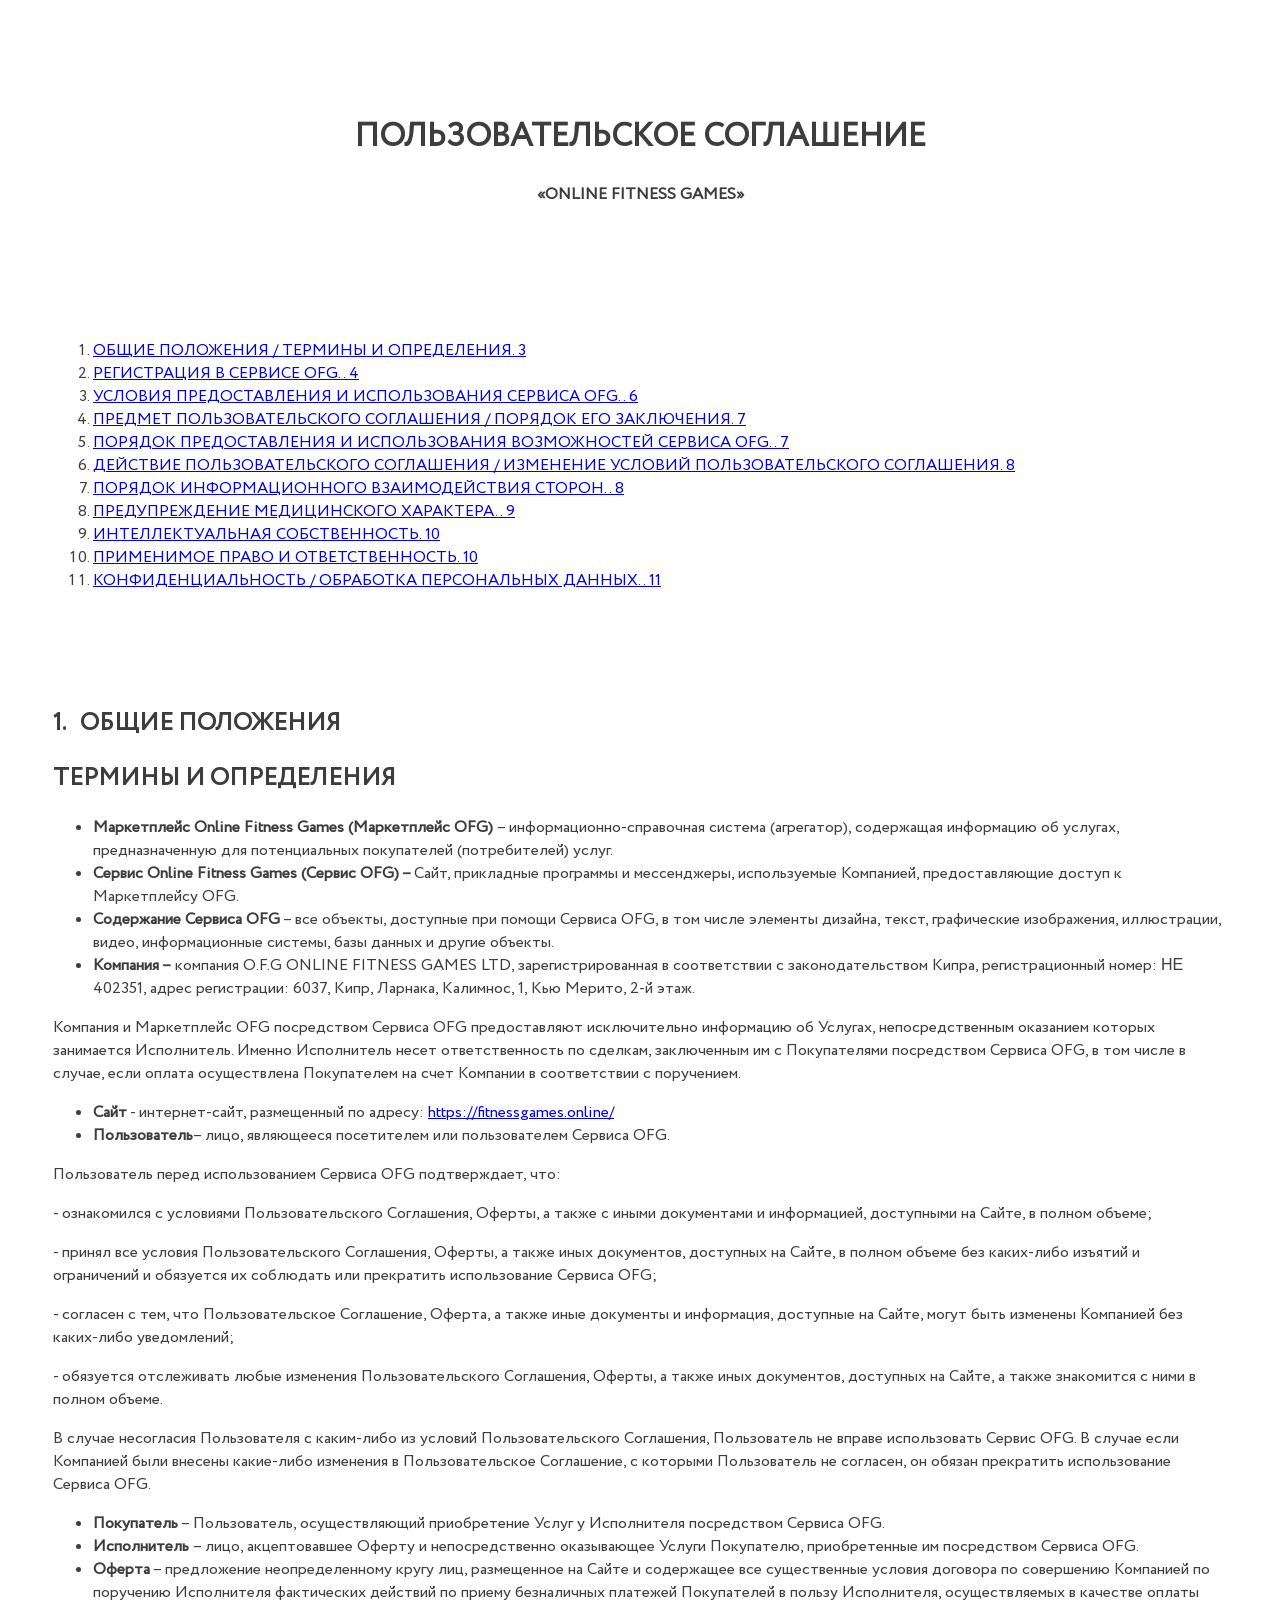
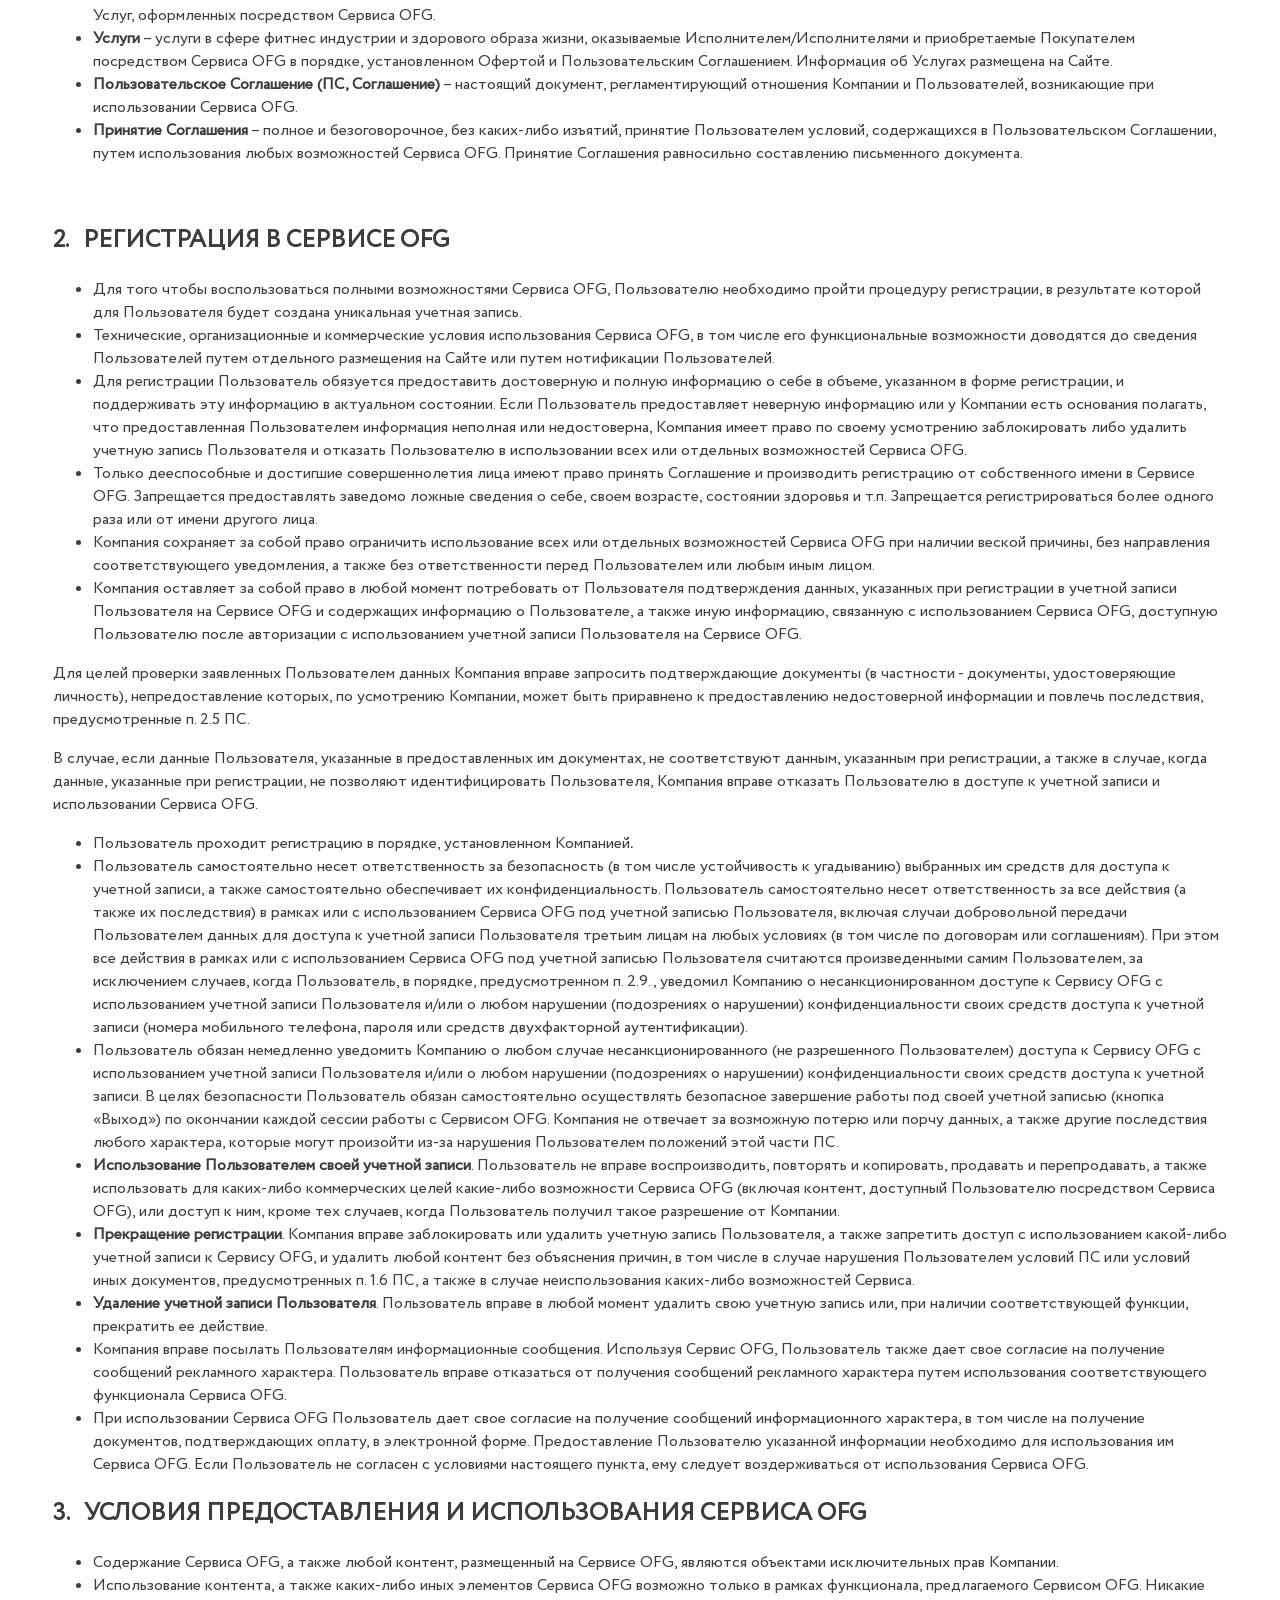
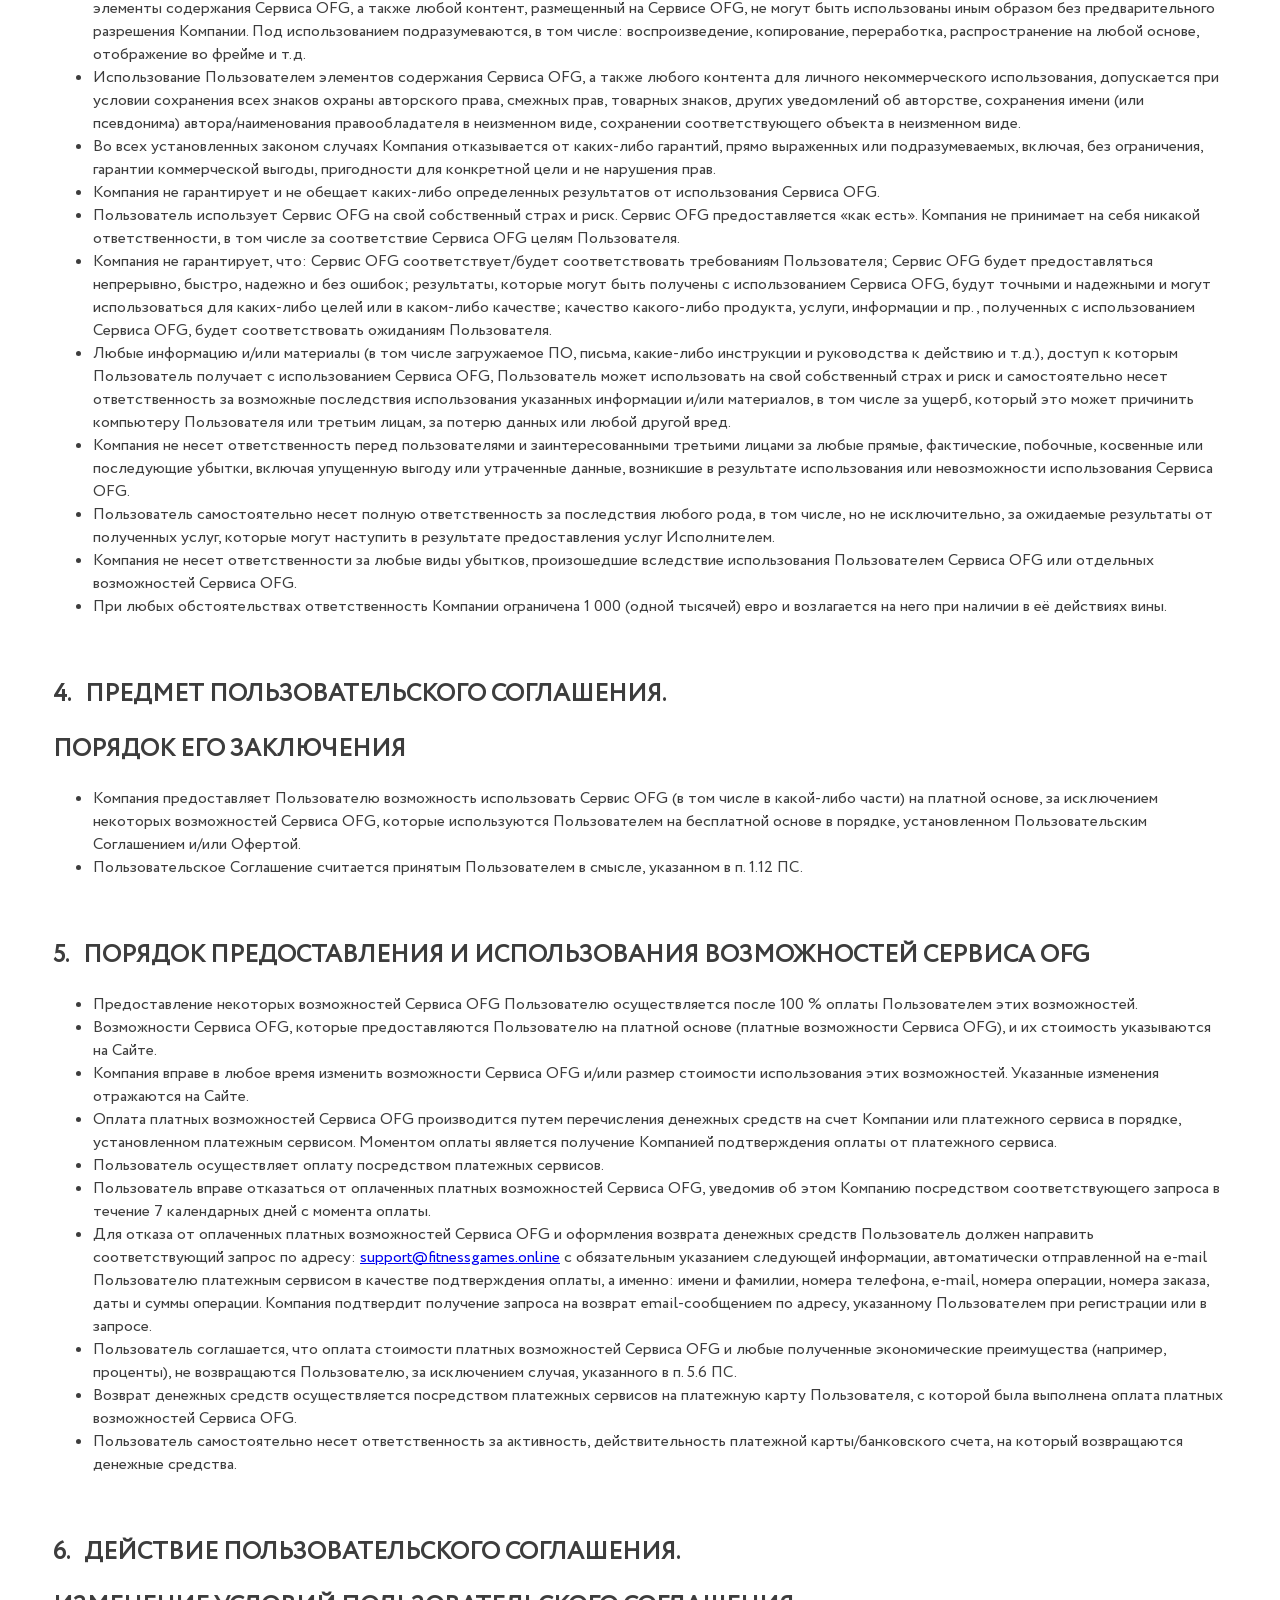
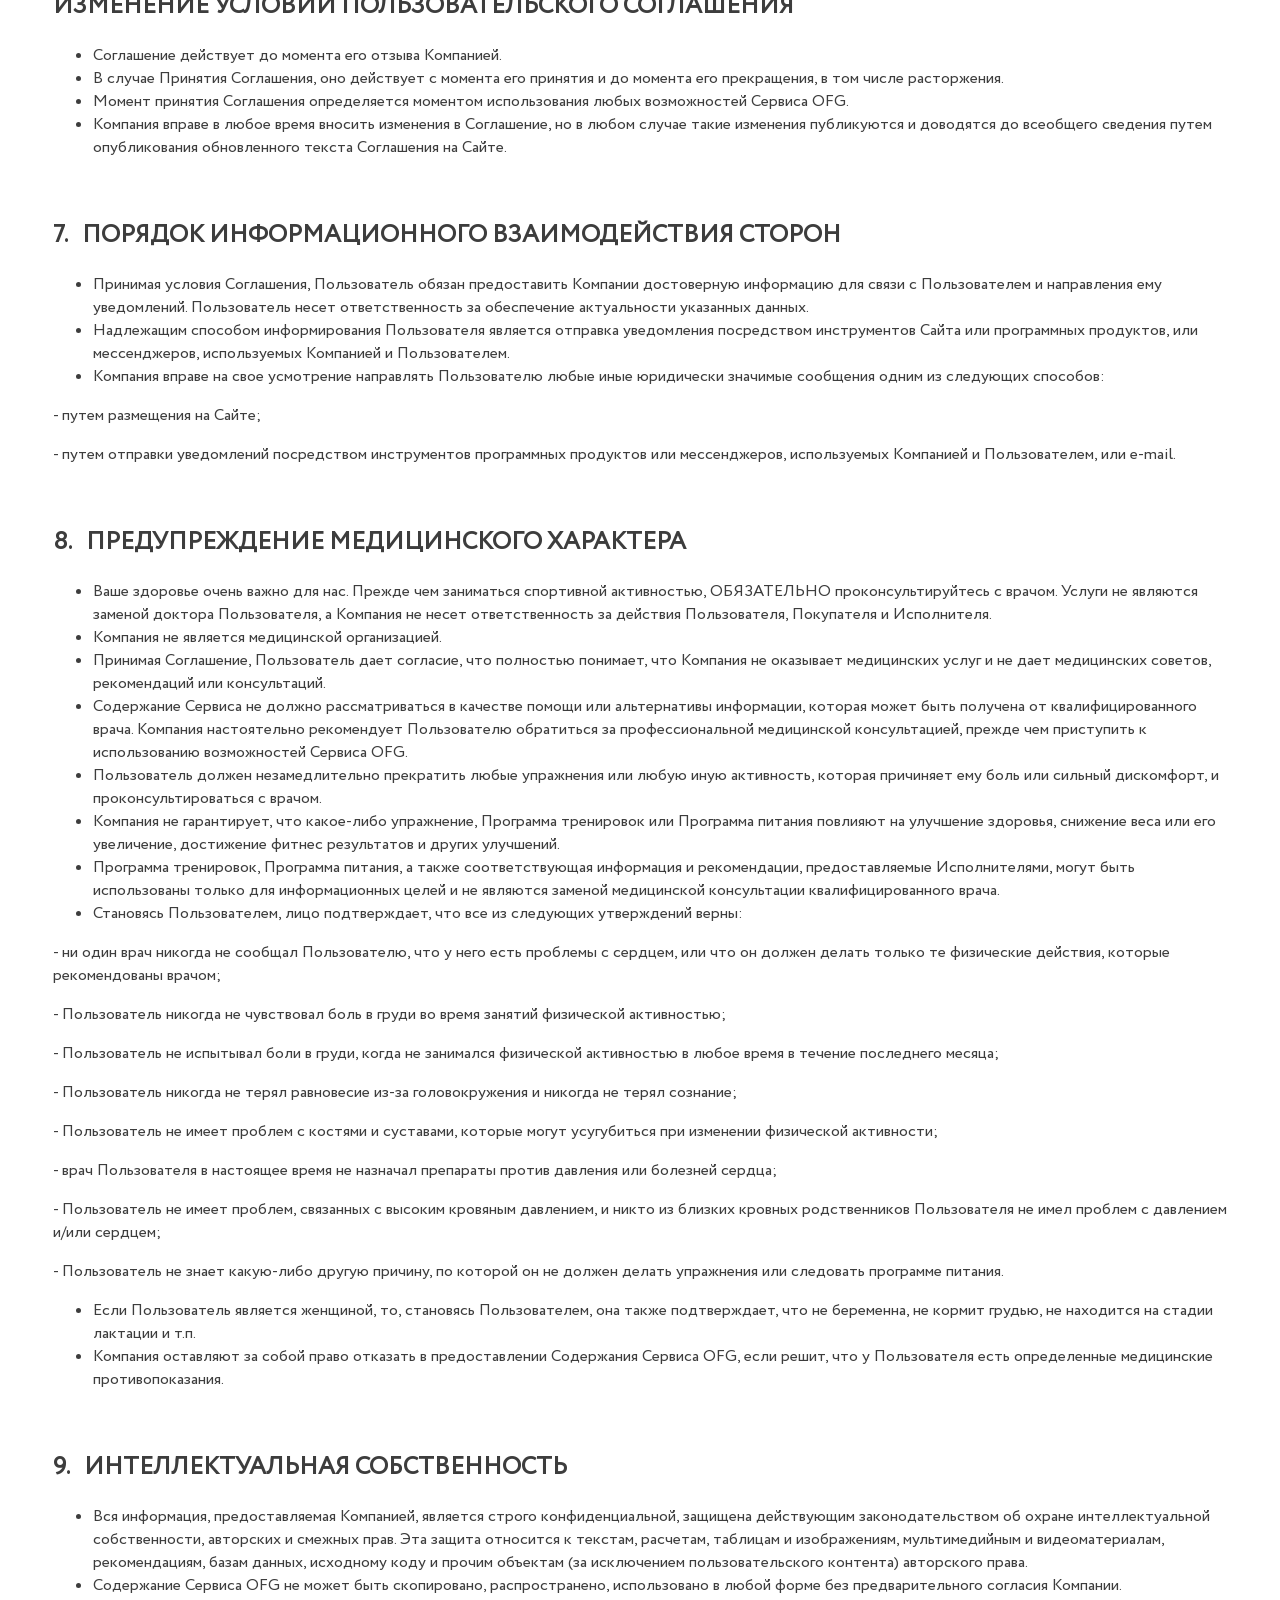
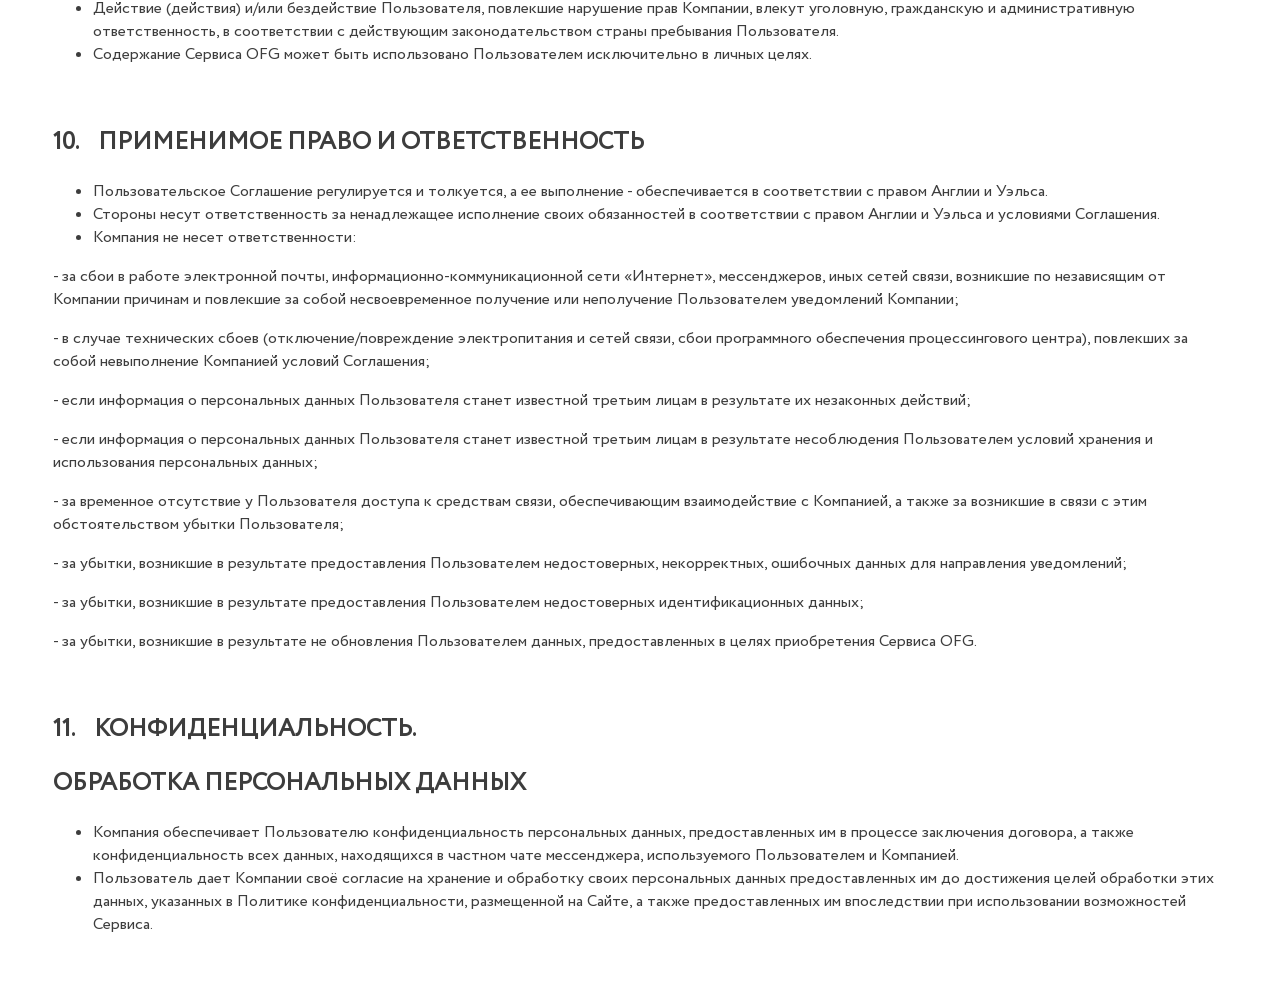
<file: docs/agreement.html>
<!DOCTYPE html>
<html lang="en">
<head>
	<meta charset="UTF-8">
	<meta name="viewport" content="width=device-width, initial-scale=1.0">
	<title>Document</title>
	<style>
		@font-face {
			font-family: "Circe-Regular";
			src: url("../fonts/Circe-Regular.ttf");
		}
		body {
			background-color: #FFFFFF;
			font-family: Circe-Regular, sans-serif;
			color: #3D3D3D;
			padding: 45px;
		}
		body a:visited {
			color: blue;
		}
		body h1 {
			text-align: center;
		}
	</style>
</head>
<body>
<p><strong>&nbsp;</strong></p>
<h1><strong>ПОЛЬЗОВАТЕЛЬСКОЕ СОГЛАШЕНИЕ</strong></h1>
<p style="text-align: center;"><strong>&laquo;</strong><strong>ONLINE </strong><strong>FITNESS </strong><strong>GAMES&raquo;</strong></p>
<p><strong>&nbsp;</strong></p>
<p><strong>&nbsp;</strong></p>
<p>&nbsp;</p>

<ol>
<li><a href="#_Toc44056663"> ОБЩИЕ ПОЛОЖЕНИЯ / ТЕРМИНЫ И ОПРЕДЕЛЕНИЯ. 3</a></li>
<li><a href="#_Toc44056665"> РЕГИСТРАЦИЯ В СЕРВИСЕ OFG.. 4</a></li>
<li><a href="#_Toc44056666"> УСЛОВИЯ ПРЕДОСТАВЛЕНИЯ И ИСПОЛЬЗОВАНИЯ СЕРВИСА OFG.. 6</a></li>
<li><a href="#_Toc44056667"> ПРЕДМЕТ ПОЛЬЗОВАТЕЛЬСКОГО СОГЛАШЕНИЯ / ПОРЯДОК ЕГО ЗАКЛЮЧЕНИЯ. 7</a></li>
<li><a href="#_Toc44056669"> ПОРЯДОК ПРЕДОСТАВЛЕНИЯ И ИСПОЛЬЗОВАНИЯ ВОЗМОЖНОСТЕЙ СЕРВИСА OFG.. 7</a></li>
<li><a href="#_Toc44056670"> ДЕЙСТВИЕ ПОЛЬЗОВАТЕЛЬСКОГО СОГЛАШЕНИЯ / ИЗМЕНЕНИЕ УСЛОВИЙ ПОЛЬЗОВАТЕЛЬСКОГО СОГЛАШЕНИЯ. 8</a></li>
<li><a href="#_Toc44056672"> ПОРЯДОК ИНФОРМАЦИОННОГО ВЗАИМОДЕЙСТВИЯ СТОРОН.. 8</a></li>
<li><a href="#_Toc44056673"> ПРЕДУПРЕЖДЕНИЕ МЕДИЦИНСКОГО ХАРАКТЕРА.. 9</a></li>
<li><a href="#_Toc44056674"> ИНТЕЛЛЕКТУАЛЬНАЯ СОБСТВЕННОСТЬ. 10</a></li>
<li><a href="#_Toc44056675"> ПРИМЕНИМОЕ ПРАВО И ОТВЕТСТВЕННОСТЬ. 10</a></li>
<li><a href="#_Toc44056676"> КОНФИДЕНЦИАЛЬНОСТЬ / ОБРАБОТКА ПЕРСОНАЛЬНЫХ ДАННЫХ.. 11</a></li>
</ol>
<p>&nbsp;</p>
<h2><strong>&nbsp;</strong></h2>
<p></p>
<h2><a name="_Toc44056663"></a><strong>1.&nbsp;&nbsp; </strong><strong>ОБЩИЕ ПОЛОЖЕНИЯ</strong></h2>
<h2><a name="_Toc44056664"></a><strong>ТЕРМИНЫ И ОПРЕДЕЛЕНИЯ</strong></h2>
<ul>
<li><strong>Маркетплейс </strong><strong>Online </strong><strong>Fitness </strong><strong>Games (Маркетплейс </strong><strong>OFG) </strong>&ndash; информационно-справочная система (агрегатор), содержащая информацию об услугах, предназначенную для потенциальных покупателей (потребителей) услуг.</li>
<li><strong>Сервис</strong> <strong>Online </strong><strong>Fitness </strong><strong>Games (Сервис </strong><strong>OFG) &ndash; </strong>Сайт, прикладные программы и мессенджеры, используемые Компанией, предоставляющие доступ к Маркетплейсу OFG.</li>
<li><strong>Содержание Сервиса </strong><strong>OFG</strong> &ndash; все объекты, доступные при помощи Сервиса OFG, в том числе элементы дизайна, текст, графические изображения, иллюстрации, видео, информационные системы, базы данных и другие объекты.</li>
<li><strong>Компания &ndash;</strong> компания O.F.G ONLINE FITNESS GAMES LTD, зарегистрированная в соответствии с законодательством Кипра, регистрационный номер: &Eta;&Epsilon; 402351, адрес регистрации: 6037, Кипр, Ларнака, Калимнос, 1, Кью Мерито, 2-й этаж.</li>
</ul>
<p>Компания и Маркетплейс OFG посредством Сервиса OFG предоставляют исключительно информацию об Услугах, непосредственным оказанием которых занимается Исполнитель. Именно Исполнитель несет ответственность по сделкам, заключенным им с Покупателями посредством Сервиса OFG, в том числе в случае, если оплата осуществлена Покупателем на счет Компании в соответствии с поручением.</p>
<ul>
<li><strong>Сайт</strong> - интернет-сайт, размещенный по адресу: <a href="https://fitnessgames.online/ru/">https://fitnessgames.online/</a></li>
<li><strong>Пользователь</strong>&ndash; лицо, являющееся посетителем или пользователем Сервиса OFG.</li>
</ul>
<p>Пользователь перед использованием Сервиса OFG подтверждает, что:</p>
<p>- ознакомился с условиями Пользовательского Соглашения, Оферты, а также с иными документами и информацией, доступными на Сайте, в полном объеме;</p>
<p>- принял все условия Пользовательского Соглашения, Оферты, а также иных документов, доступных на Сайте, в полном объеме без каких-либо изъятий и ограничений и обязуется их соблюдать или прекратить использование Сервиса OFG;</p>
<p>- согласен с тем, что Пользовательское Соглашение, Оферта, а также иные документы и информация, доступные на Сайте, могут быть изменены Компанией без каких-либо уведомлений;</p>
<p>- обязуется отслеживать любые изменения Пользовательского Соглашения, Оферты, а также иных документов, доступных на Сайте, а также знакомится с ними в полном объеме.</p>
<p>В случае несогласия Пользователя с каким-либо из условий Пользовательского Соглашения, Пользователь не вправе использовать Сервис OFG. В случае если Компанией были внесены какие-либо изменения в Пользовательское Соглашение, с которыми Пользователь не согласен, он обязан прекратить использование Сервиса OFG.</p>
<ul>
<li><strong>Покупатель</strong> &ndash; Пользователь, осуществляющий приобретение Услуг у Исполнителя посредством Сервиса OFG.</li>
<li><strong>Исполнитель </strong>&ndash; лицо, акцептовавшее Оферту и непосредственно оказывающее Услуги Покупателю, приобретенные им посредством Сервиса OFG.</li>
<li><strong>Оферта</strong> &ndash; предложение неопределенному кругу лиц, размещенное на Сайте и содержащее все существенные условия договора по совершению Компанией по поручению Исполнителя фактических действий по приему безналичных платежей Покупателей в пользу Исполнителя, осуществляемых в качестве оплаты Услуг, оформленных посредством Сервиса OFG.</li>
<li><strong>Услуги</strong> &ndash; услуги в сфере фитнес индустрии и здорового образа жизни, оказываемые Исполнителем/Исполнителями и приобретаемые Покупателем посредством Сервиса OFG в порядке, установленном Офертой и Пользовательским Соглашением. Информация об Услугах размещена на Сайте.</li>
<li><strong>Пользовательское Соглашение (ПС, Соглашение)</strong> &ndash; настоящий документ, регламентирующий отношения Компании и Пользователей, возникающие при использовании Сервиса OFG.</li>
<li><strong>Принятие Соглашения</strong> &ndash; полное и безоговорочное, без каких-либо изъятий, принятие Пользователем условий, содержащихся в Пользовательском Соглашении, путем использования любых возможностей Сервиса OFG. Принятие Соглашения равносильно составлению письменного документа.</li>
</ul>
<p>&nbsp;</p>
<h2><a name="_Toc44056665"></a><strong>2.&nbsp;&nbsp; </strong><strong>РЕГИСТРАЦИЯ В СЕРВИСЕ OFG</strong></h2>
<ul>
<li>Для того чтобы воспользоваться полными возможностями Сервиса OFG, Пользователю необходимо пройти процедуру регистрации, в результате которой для Пользователя будет создана уникальная учетная запись.</li>
<li>Технические, организационные и коммерческие условия использования Сервиса OFG, в том числе его функциональные возможности доводятся до сведения Пользователей путем отдельного размещения на Сайте или путем нотификации Пользователей.</li>
<li>Для регистрации Пользователь обязуется предоставить достоверную и полную информацию о себе в объеме, указанном в форме регистрации, и поддерживать эту информацию в актуальном состоянии. Если Пользователь предоставляет неверную информацию или у Компании есть основания полагать, что предоставленная Пользователем информация неполная или недостоверна, Компания имеет право по своему усмотрению заблокировать либо удалить учетную запись Пользователя и отказать Пользователю в использовании всех или отдельных возможностей Сервиса OFG.</li>
<li>Только дееспособные и достигшие совершеннолетия лица имеют право принять Соглашение и производить регистрацию от собственного имени в Сервисе OFG. Запрещается предоставлять заведомо ложные сведения о себе, своем возрасте, состоянии здоровья и т.п. Запрещается регистрироваться более одного раза или от имени другого лица.</li>
<li>Компания сохраняет за собой право ограничить использование всех или отдельных возможностей Сервиса OFG при наличии веской причины, без направления соответствующего уведомления, а также без ответственности перед Пользователем или любым иным лицом.</li>
<li>Компания оставляет за собой право в любой момент потребовать от Пользователя подтверждения данных, указанных при регистрации в учетной записи Пользователя на Сервисе OFG и содержащих информацию о Пользователе, а также иную информацию, связанную с использованием Сервиса OFG, доступную Пользователю после авторизации с использованием учетной записи Пользователя на Сервисе OFG.</li>
</ul>
<p>Для целей проверки заявленных Пользователем данных Компания вправе запросить подтверждающие документы (в частности - документы, удостоверяющие личность), непредоставление которых, по усмотрению Компании, может быть приравнено к предоставлению недостоверной информации и повлечь последствия, предусмотренные п. 2.5 ПС.</p>
<p>В случае, если данные Пользователя, указанные в предоставленных им документах, не соответствуют данным, указанным при регистрации, а также в случае, когда данные, указанные при регистрации, не позволяют идентифицировать Пользователя, Компания вправе отказать Пользователю в доступе к учетной записи и использовании Сервиса OFG.</p>
<ul>
<li>Пользователь проходит регистрацию в порядке, установленном Компанией<strong>.</strong></li>
<li>Пользователь самостоятельно несет ответственность за безопасность (в том числе устойчивость к угадыванию) выбранных им средств для доступа к учетной записи, а также самостоятельно обеспечивает их конфиденциальность. Пользователь самостоятельно несет ответственность за все действия (а также их последствия) в рамках или с использованием Сервиса OFG под учетной записью Пользователя, включая случаи добровольной передачи Пользователем данных для доступа к учетной записи Пользователя третьим лицам на любых условиях (в том числе по договорам или соглашениям). При этом все действия в рамках или с использованием Сервиса OFG под учетной записью Пользователя считаются произведенными самим Пользователем, за исключением случаев, когда Пользователь, в порядке, предусмотренном п. 2.9., уведомил Компанию о несанкционированном доступе к Сервису OFG с использованием учетной записи Пользователя и/или о любом нарушении (подозрениях о нарушении) конфиденциальности своих средств доступа к учетной записи (номера мобильного телефона, пароля или средств двухфакторной аутентификации).</li>
<li>Пользователь обязан немедленно уведомить Компанию о любом случае несанкционированного (не разрешенного Пользователем) доступа к Сервису OFG с использованием учетной записи Пользователя и/или о любом нарушении (подозрениях о нарушении) конфиденциальности своих средств доступа к учетной записи. В целях безопасности Пользователь обязан самостоятельно осуществлять безопасное завершение работы под своей учетной записью (кнопка &laquo;Выход&raquo;) по окончании каждой сессии работы с Сервисом OFG. Компания не отвечает за возможную потерю или порчу данных, а также другие последствия любого характера, которые могут произойти из-за нарушения Пользователем положений этой части ПС.</li>
<li><strong>Использование Пользователем своей учетной записи</strong>. Пользователь не вправе воспроизводить, повторять и копировать, продавать и перепродавать, а также использовать для каких-либо коммерческих целей какие-либо возможности Сервиса OFG (включая контент, доступный Пользователю посредством Сервиса OFG), или доступ к ним, кроме тех случаев, когда Пользователь получил такое разрешение от Компании.</li>
<li><strong>Прекращение регистрации</strong>. Компания вправе заблокировать или удалить учетную запись Пользователя, а также запретить доступ с использованием какой-либо учетной записи к Сервису OFG, и удалить любой контент без объяснения причин, в том числе в случае нарушения Пользователем условий ПС или условий иных документов, предусмотренных п. 1.6 ПС, а также в случае неиспользования каких-либо возможностей Сервиса.</li>
<li><strong>Удаление учетной записи Пользователя</strong>. Пользователь вправе в любой момент удалить свою учетную запись или, при наличии соответствующей функции, прекратить ее действие.</li>
<li>Компания вправе посылать Пользователям информационные сообщения. Используя Сервис OFG, Пользователь также дает свое согласие на получение сообщений рекламного характера. Пользователь вправе отказаться от получения сообщений рекламного характера путем использования соответствующего функционала Сервиса OFG.</li>
<li>При использовании Сервиса OFG Пользователь дает свое согласие на получение сообщений информационного характера, в том числе на получение документов, подтверждающих оплату, в электронной форме. Предоставление Пользователю указанной информации необходимо для использования им Сервиса OFG. Если Пользователь не согласен с условиями настоящего пункта, ему следует воздерживаться от использования Сервиса OFG.&nbsp;</li>
</ul>
<h2><a name="_Toc44056666"></a><strong>3.&nbsp;&nbsp; </strong><strong>УСЛОВИЯ ПРЕДОСТАВЛЕНИЯ И ИСПОЛЬЗОВАНИЯ СЕРВИСА OFG</strong></h2>
<ul>
<li>Содержание Сервиса OFG, а также любой контент, размещенный на Сервисе OFG, являются объектами исключительных прав Компании.</li>
<li>Использование контента, а также каких-либо иных элементов Сервиса OFG возможно только в рамках функционала, предлагаемого Сервисом OFG. Никакие элементы содержания Сервиса OFG, а также любой контент, размещенный на Сервисе OFG, не могут быть использованы иным образом без предварительного разрешения Компании. Под использованием подразумеваются, в том числе: воспроизведение, копирование, переработка, распространение на любой основе, отображение во фрейме и т.д.</li>
<li>Использование Пользователем элементов содержания Сервиса OFG, а также любого контента для личного некоммерческого использования, допускается при условии сохранения всех знаков охраны авторского права, смежных прав, товарных знаков, других уведомлений об авторстве, сохранения имени (или псевдонима) автора/наименования правообладателя в неизменном виде, сохранении соответствующего объекта в неизменном виде.</li>
<li>Во всех установленных законом случаях Компания отказывается от каких-либо гарантий, прямо выраженных или подразумеваемых, включая, без ограничения, гарантии коммерческой выгоды, пригодности для конкретной цели и не нарушения прав.</li>
<li>Компания не гарантирует и не обещает каких-либо определенных результатов от использования Сервиса OFG.</li>
<li>Пользователь использует Сервис OFG на свой собственный страх и риск. Сервис OFG предоставляется &laquo;как есть&raquo;. Компания не принимает на себя никакой ответственности, в том числе за соответствие Сервиса OFG целям Пользователя.</li>
<li>Компания не гарантирует, что: Сервис OFG соответствует/будет соответствовать требованиям Пользователя; Сервис OFG будет предоставляться непрерывно, быстро, надежно и без ошибок; результаты, которые могут быть получены с использованием Сервиса OFG, будут точными и надежными и могут использоваться для каких-либо целей или в каком-либо качестве; качество какого-либо продукта, услуги, информации и пр., полученных с использованием Сервиса OFG, будет соответствовать ожиданиям Пользователя.</li>
<li>Любые информацию и/или материалы (в том числе загружаемое ПО, письма, какие-либо инструкции и руководства к действию и т.д.), доступ к которым Пользователь получает с использованием Сервиса OFG, Пользователь может использовать на свой собственный страх и риск и самостоятельно несет ответственность за возможные последствия использования указанных информации и/или материалов, в том числе за ущерб, который это может причинить компьютеру Пользователя или третьим лицам, за потерю данных или любой другой вред.</li>
<li>Компания не несет ответственность перед пользователями и заинтересованными третьими лицами за любые прямые, фактические, побочные, косвенные или последующие убытки, включая упущенную выгоду или утраченные данные, возникшие в результате использования или невозможности использования Сервиса OFG.</li>
<li>Пользователь самостоятельно несет полную ответственность за последствия любого рода, в том числе, но не исключительно, за ожидаемые результаты от полученных услуг, которые могут наступить в результате предоставления услуг Исполнителем.</li>
<li>Компания не несет ответственности за любые виды убытков, произошедшие вследствие использования Пользователем Сервиса OFG или отдельных возможностей Сервиса OFG.</li>
<li>При любых обстоятельствах ответственность Компании ограничена 1 000 (одной тысячей) евро и возлагается на него при наличии в её действиях вины.</li>
</ul>
<p>&nbsp;</p>
<h2><a name="_Toc44056667"></a><strong>4.&nbsp;&nbsp; </strong><strong>ПРЕДМЕТ ПОЛЬЗОВАТЕЛЬСКОГО СОГЛАШЕНИЯ</strong><strong>.</strong></h2>
<h2><a name="_Toc44056668"></a><strong>ПОРЯДОК ЕГО ЗАКЛЮЧЕНИЯ</strong></h2>
<ul>
<li>Компания предоставляет Пользователю возможность использовать Сервис OFG (в том числе в какой-либо части) на платной основе, за исключением некоторых возможностей Сервиса OFG, которые используются Пользователем на бесплатной основе в порядке, установленном Пользовательским Соглашением и/или Офертой.</li>
<li>Пользовательское Соглашение считается принятым Пользователем в смысле, указанном в п. 1.12 ПС.</li>
</ul>
<p>&nbsp;</p>
<h2><a name="_Toc44056669"></a><strong>5.&nbsp;&nbsp; </strong><strong>ПОРЯДОК ПРЕДОСТАВЛЕНИЯ И ИСПОЛЬЗОВАНИЯ ВОЗМОЖНОСТЕЙ СЕРВИСА OFG</strong></h2>
<ul>
<li>Предоставление некоторых возможностей Сервиса OFG Пользователю осуществляется после 100 % оплаты Пользователем этих возможностей.</li>
<li>Возможности Сервиса OFG, которые предоставляются Пользователю на платной основе (платные возможности Сервиса OFG), и их стоимость указываются на Сайте.</li>
<li>Компания вправе в любое время изменить возможности Сервиса OFG и/или размер стоимости использования этих возможностей. Указанные изменения отражаются на Сайте.</li>
<li>Оплата платных возможностей Сервиса OFG производится путем перечисления денежных средств на счет Компании или платежного сервиса в порядке, установленном платежным сервисом. Моментом оплаты является получение Компанией подтверждения оплаты от платежного сервиса.</li>
<li>Пользователь осуществляет оплату посредством платежных сервисов.</li>
<li>Пользователь вправе отказаться от оплаченных платных возможностей Сервиса OFG, уведомив об этом Компанию посредством соответствующего запроса в течение 7 календарных дней с момента оплаты.</li>
<li>Для отказа от оплаченных платных возможностей Сервиса OFG и оформления возврата денежных средств Пользователь должен направить соответствующий запрос по адресу: <a href="mailto:support@fitnessgames.online">support@fitnessgames.online</a> с обязательным указанием следующей информации, автоматически отправленной на e-mail Пользователю платежным сервисом в качестве подтверждения оплаты, а именно: имени и фамилии, номера телефона, e-mail, номера операции, номера заказа, даты и суммы операции. Компания подтвердит получение запроса на возврат email-сообщением по адресу, указанному Пользователем при регистрации или в запросе.</li>
<li>Пользователь соглашается, что оплата стоимости платных возможностей Сервиса OFG и любые полученные экономические преимущества (например, проценты), не возвращаются Пользователю, за исключением случая, указанного в п. 5.6 ПС.</li>
<li>Возврат денежных средств осуществляется посредством платежных сервисов на платежную карту Пользователя, с которой была выполнена оплата платных возможностей Сервиса OFG.</li>
<li>Пользователь самостоятельно несет ответственность за активность, действительность платежной карты/банковского счета, на который возвращаются денежные средства.</li>
</ul>
<p>&nbsp;</p>
<h2><a name="_Toc44056670"></a><strong>6.&nbsp;&nbsp; </strong><strong>ДЕЙСТВИЕ ПОЛЬЗОВАТЕЛЬСКОГО СОГЛАШЕНИЯ</strong><strong>. </strong></h2>
<h2><a name="_Toc44056671"></a><strong>ИЗМЕНЕНИЕ УСЛОВИЙ ПОЛЬЗОВАТЕЛЬСКОГО СОГЛАШЕНИЯ</strong></h2>
<ul>
<li>Соглашение действует до момента его отзыва Компанией.</li>
<li>В случае Принятия Соглашения, оно действует с момента его принятия и до момента его прекращения, в том числе расторжения.</li>
<li>Момент принятия Соглашения определяется моментом использования любых возможностей Сервиса OFG.</li>
<li>Компания вправе в любое время вносить изменения в Соглашение, но в любом случае такие изменения публикуются и доводятся до всеобщего сведения путем опубликования обновленного текста Соглашения на Сайте.</li>
</ul>
<p>&nbsp;</p>
<h2><a name="_Toc44056672"></a><strong>7.&nbsp;&nbsp; </strong><strong>ПОРЯДОК ИНФОРМАЦИОННОГО ВЗАИМОДЕЙСТВИЯ СТОРОН</strong></h2>
<ul>
<li>Принимая условия Соглашения, Пользователь обязан предоставить Компании достоверную информацию для связи с Пользователем и направления ему уведомлений. Пользователь несет ответственность за обеспечение актуальности указанных данных.</li>
<li>Надлежащим способом информирования Пользователя является отправка уведомления посредством инструментов Сайта или программных продуктов, или мессенджеров, используемых Компанией и Пользователем.</li>
<li>Компания вправе на свое усмотрение направлять Пользователю любые иные юридически значимые сообщения одним из следующих способов:</li>
</ul>
<p>- путем размещения на Сайте;</p>
<p>- путем отправки уведомлений посредством инструментов программных продуктов или мессенджеров, используемых Компанией и Пользователем, или e-mail.</p>
<p>&nbsp;</p>
<h2><a name="_Toc44056673"></a><strong>8.&nbsp;&nbsp; </strong><strong>ПРЕДУПРЕЖДЕНИЕ МЕДИЦИНСКОГО ХАРАКТЕРА</strong></h2>
<ul>
<li>Ваше здоровье очень важно для нас. Прежде чем заниматься спортивной активностью, ОБЯЗАТЕЛЬНО проконсультируйтесь с врачом. Услуги не являются заменой доктора Пользователя, а Компания не несет ответственность за действия Пользователя, Покупателя и Исполнителя.</li>
<li>Компания не является медицинской организацией.</li>
<li>Принимая Соглашение, Пользователь дает согласие, что полностью понимает, что Компания не оказывает медицинских услуг и не дает медицинских советов, рекомендаций или консультаций.</li>
<li>Содержание Сервиса не должно рассматриваться в качестве помощи или альтернативы информации, которая может быть получена от квалифицированного врача. Компания настоятельно рекомендует Пользователю обратиться за профессиональной медицинской консультацией, прежде чем приступить к использованию возможностей Сервиса OFG.</li>
<li>Пользователь должен незамедлительно прекратить любые упражнения или любую иную активность, которая причиняет ему боль или сильный дискомфорт, и проконсультироваться с врачом.</li>
<li>Компания не гарантирует, что какое-либо упражнение, Программа тренировок или Программа питания повлияют на улучшение здоровья, снижение веса или его увеличение, достижение фитнес результатов и других улучшений.</li>
<li>Программа тренировок, Программа питания, а также соответствующая информация и рекомендации, предоставляемые Исполнителями, могут быть использованы только для информационных целей и не являются заменой медицинской консультации квалифицированного врача.</li>
<li>Становясь Пользователем, лицо подтверждает, что все из следующих утверждений верны:</li>
</ul>
<p>- ни один врач никогда не сообщал Пользователю, что у него есть проблемы с сердцем, или что он должен делать только те физические действия, которые рекомендованы врачом;</p>
<p>- Пользователь никогда не чувствовал боль в груди во время занятий физической активностью;</p>
<p>- Пользователь не испытывал боли в груди, когда не занимался физической активностью в любое время в течение последнего месяца;</p>
<p>- Пользователь никогда не терял равновесие из-за головокружения и никогда не терял сознание;</p>
<p>- Пользователь не имеет проблем с костями и суставами, которые могут усугубиться при изменении физической активности;</p>
<p>- врач Пользователя в настоящее время не назначал препараты против давления или болезней сердца;</p>
<p>- Пользователь не имеет проблем, связанных с высоким кровяным давлением, и никто из близких кровных родственников Пользователя не имел проблем с давлением и/или сердцем;</p>
<p>- Пользователь не знает какую-либо другую причину, по которой он не должен делать упражнения или следовать программе питания.</p>
<ul>
<li>Если Пользователь является женщиной, то, становясь Пользователем, она также подтверждает, что не беременна, не кормит грудью, не находится на стадии лактации и т.п.</li>
<li>Компания оставляют за собой право отказать в предоставлении Содержания Сервиса OFG, если решит, что у Пользователя есть определенные медицинские противопоказания.</li>
</ul>
<p>&nbsp;</p>
<h2><a name="_Toc44056674"></a><strong>9.&nbsp;&nbsp; </strong><strong>ИНТЕЛЛЕКТУАЛЬНАЯ СОБСТВЕННОСТЬ</strong></h2>
<ul>
<li>Вся информация, предоставляемая Компанией, является строго конфиденциальной, защищена действующим законодательством об охране интеллектуальной собственности, авторских и смежных прав. Эта защита относится к текстам, расчетам, таблицам и изображениям, мультимедийным и видеоматериалам, рекомендациям, базам данных, исходному коду и прочим объектам (за исключением пользовательского контента) авторского права.</li>
<li>Содержание Сервиса OFG не может быть скопировано, распространено, использовано в любой форме без предварительного согласия Компании.</li>
<li>Действие (действия) и/или бездействие Пользователя, повлекшие нарушение прав Компании, влекут уголовную, гражданскую и административную ответственность, в соответствии с действующим законодательством страны пребывания Пользователя.</li>
<li>Содержание Сервиса OFG может быть использовано Пользователем исключительно в личных целях.</li>
</ul>
<p>&nbsp;</p>
<h2><a name="_Toc44056675"></a><strong>10.&nbsp;&nbsp;&nbsp; </strong><strong>ПРИМЕНИМОЕ ПРАВО И ОТВЕТСТВЕННОСТЬ</strong></h2>
<ul>
<li>Пользовательское Соглашение регулируется и толкуется, а ее выполнение - обеспечивается в соответствии с правом Англии и Уэльса.</li>
<li>Стороны несут ответственность за ненадлежащее исполнение своих обязанностей в соответствии с правом Англии и Уэльса и условиями Соглашения.</li>
<li>Компания не несет ответственности:</li>
</ul>
<p>- за сбои в работе электронной почты, информационно-коммуникационной сети &laquo;Интернет&raquo;, мессенджеров, иных сетей связи, возникшие по независящим от Компании причинам и повлекшие за собой несвоевременное получение или неполучение Пользователем уведомлений Компании;</p>
<p>- в случае технических сбоев (отключение/повреждение электропитания и сетей связи, сбои программного обеспечения процессингового центра), повлекших за собой невыполнение Компанией условий Соглашения;</p>
<p>- если информация о персональных данных Пользователя станет известной третьим лицам в результате их незаконных действий;</p>
<p>- если информация о персональных данных Пользователя станет известной третьим лицам в результате несоблюдения Пользователем условий хранения и использования персональных данных;</p>
<p>- за временное отсутствие у Пользователя доступа к средствам связи, обеспечивающим взаимодействие с Компанией, а также за возникшие в связи с этим обстоятельством убытки Пользователя;</p>
<p>- за убытки, возникшие в результате предоставления Пользователем недостоверных, некорректных, ошибочных данных для направления уведомлений;</p>
<p>- за убытки, возникшие в результате предоставления Пользователем недостоверных идентификационных данных;</p>
<p>- за убытки, возникшие в результате не обновления Пользователем данных, предоставленных в целях приобретения Сервиса OFG.</p>
<p>&nbsp;</p>
<h2><a name="_Toc44056676"></a><strong>11.&nbsp;&nbsp;&nbsp; </strong><strong>КОНФИДЕНЦИАЛЬНОСТЬ</strong><strong>.</strong></h2>
<h2><a name="_Toc44056677"></a><strong>ОБРАБОТКА ПЕРСОНАЛЬНЫХ ДАННЫХ</strong></h2>
<ul>
<li>Компания обеспечивает Пользователю конфиденциальность персональных данных, предоставленных им в процессе заключения договора, а также конфиденциальность всех данных, находящихся в частном чате мессенджера, используемого Пользователем и Компанией.</li>
<li>Пользователь дает Компании своё согласие на хранение и обработку своих персональных данных предоставленных им до достижения целей обработки этих данных, указанных в Политике конфиденциальности, размещенной на Сайте, а также предоставленных им впоследствии при использовании возможностей Сервиса.</li>
</ul>
</body>
</html>
</file>
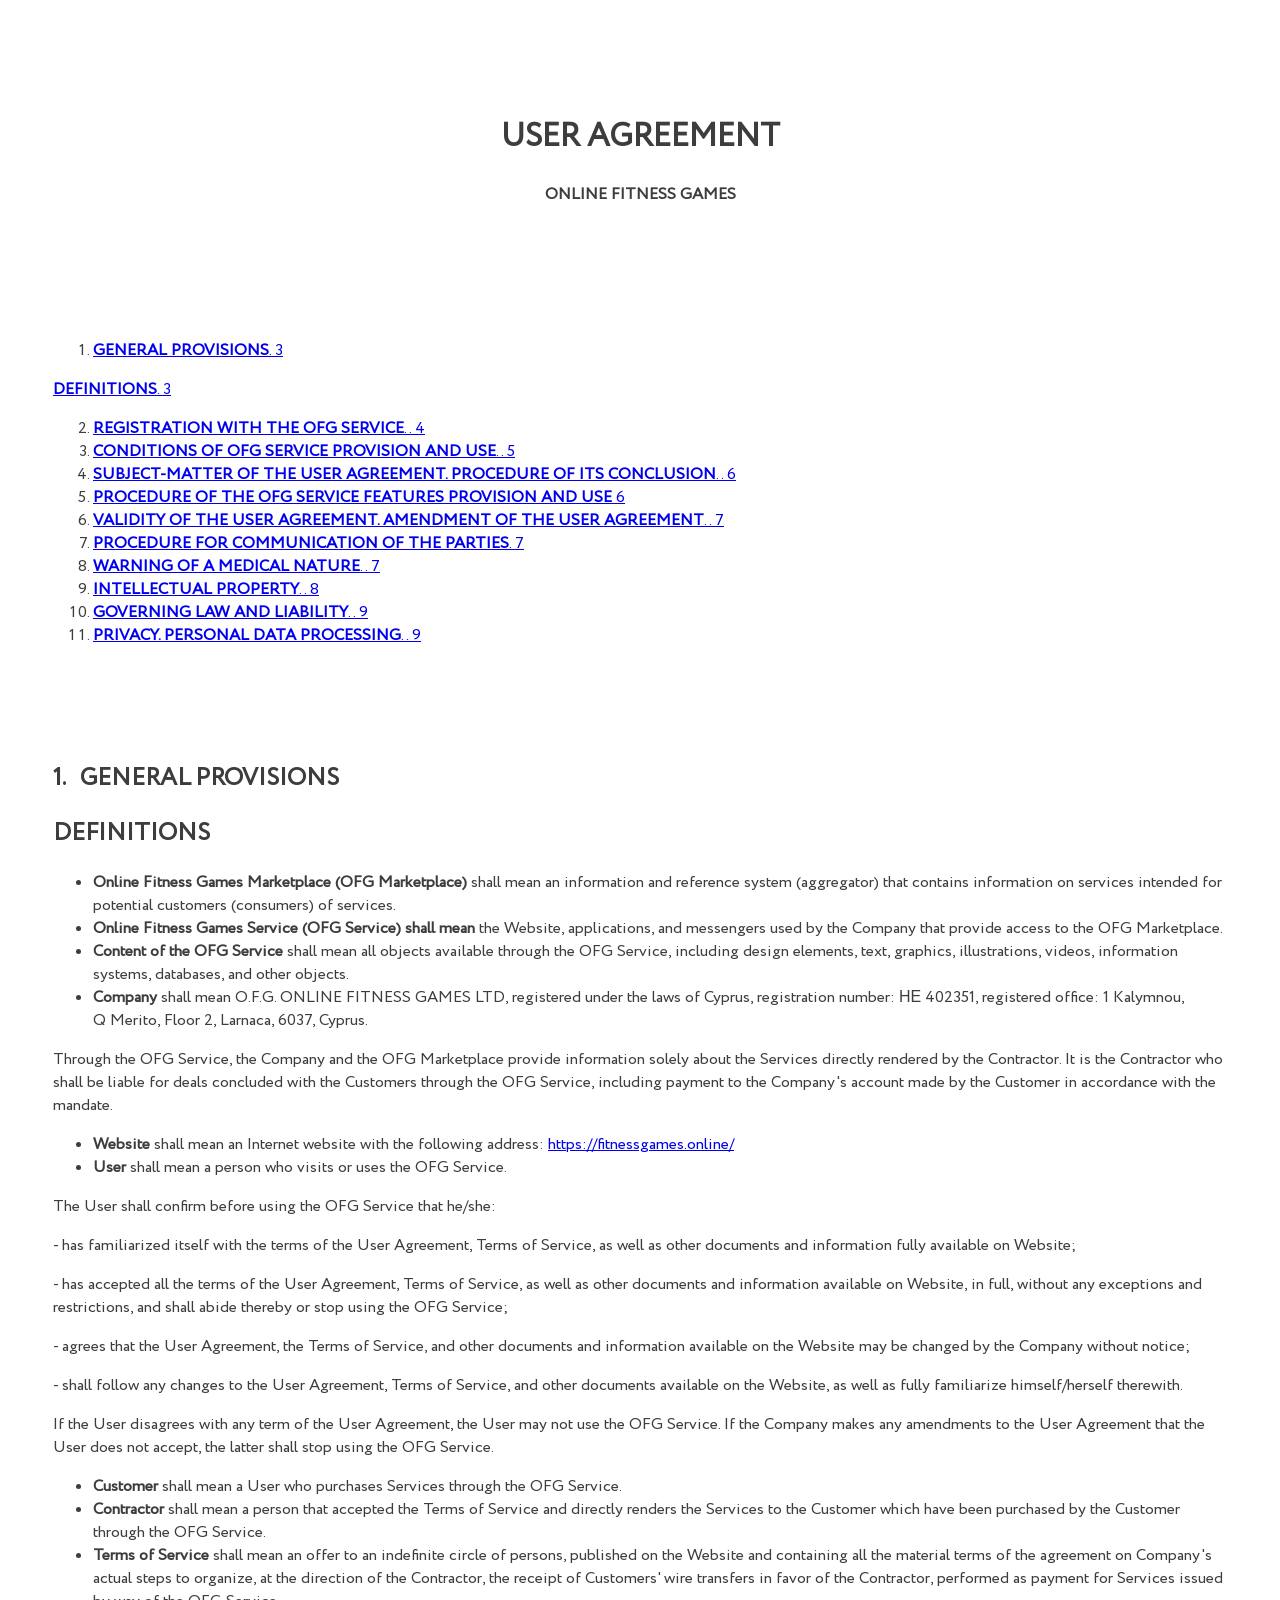
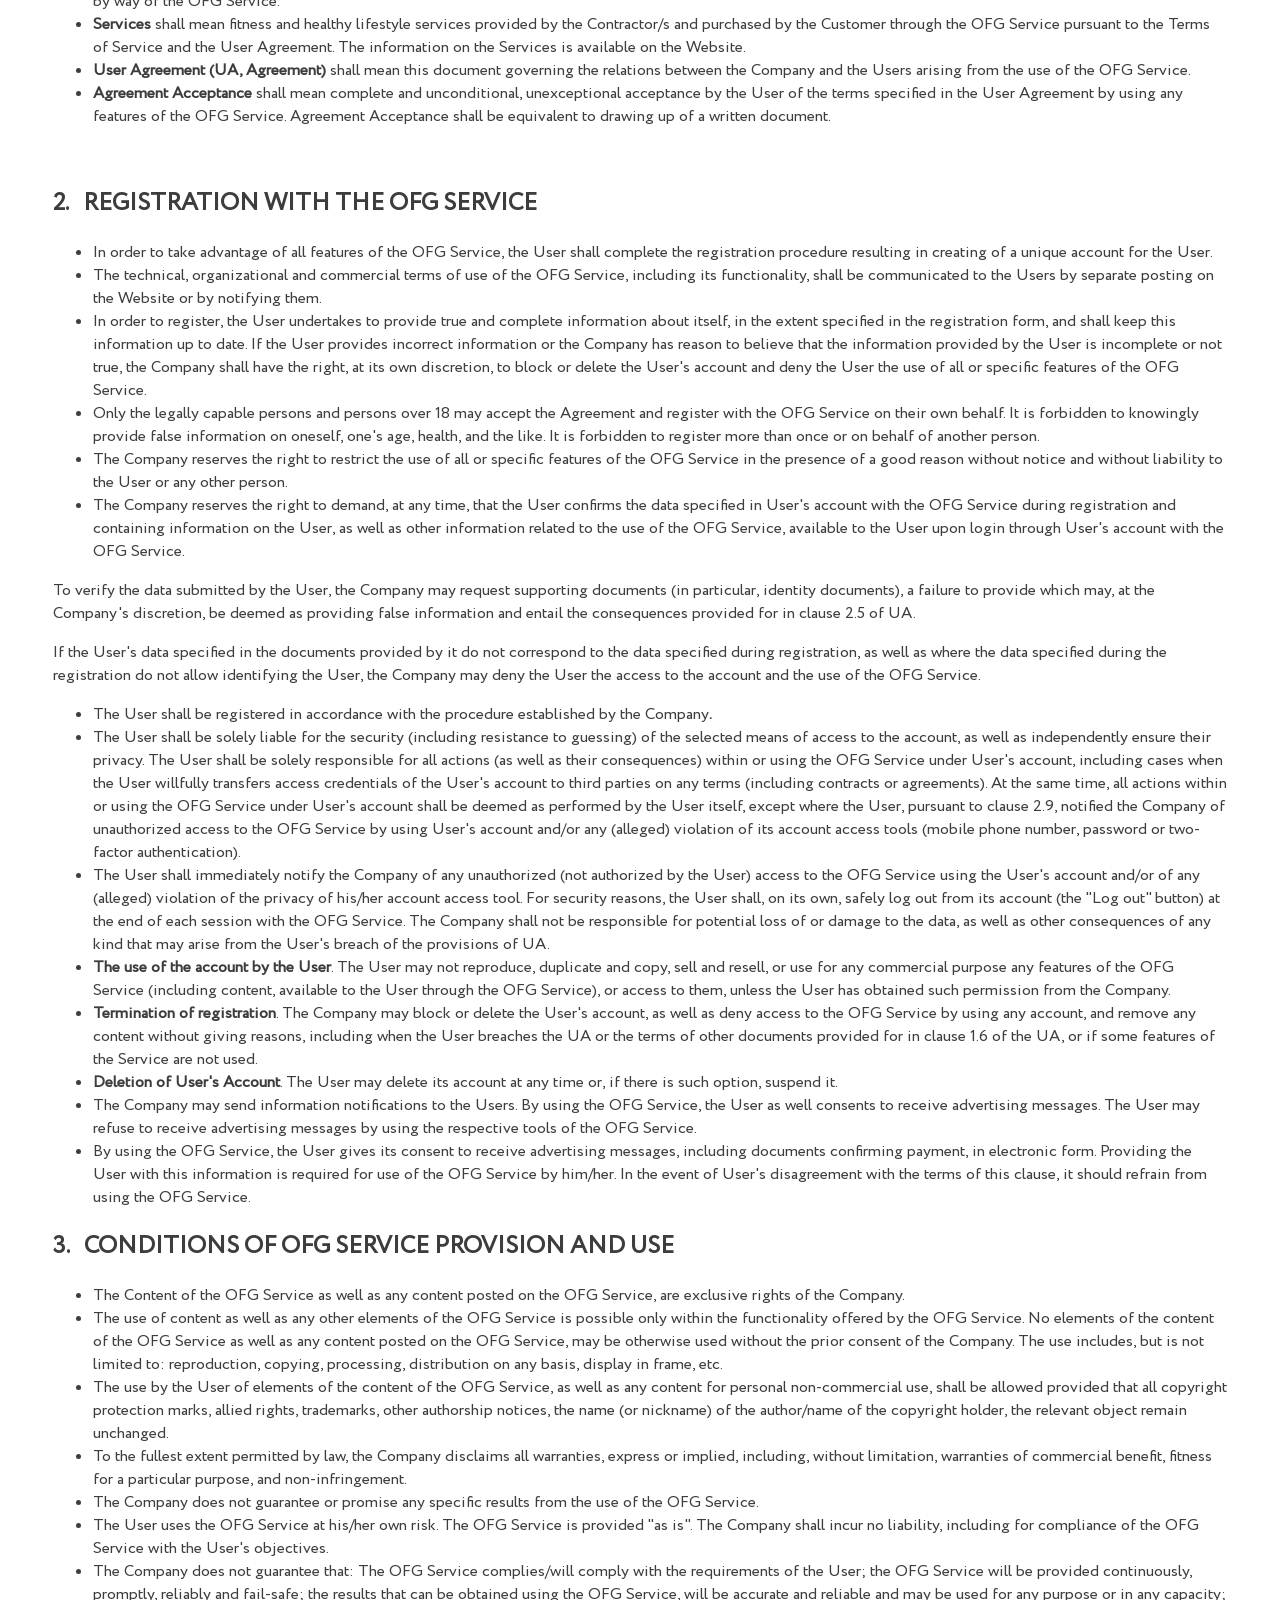
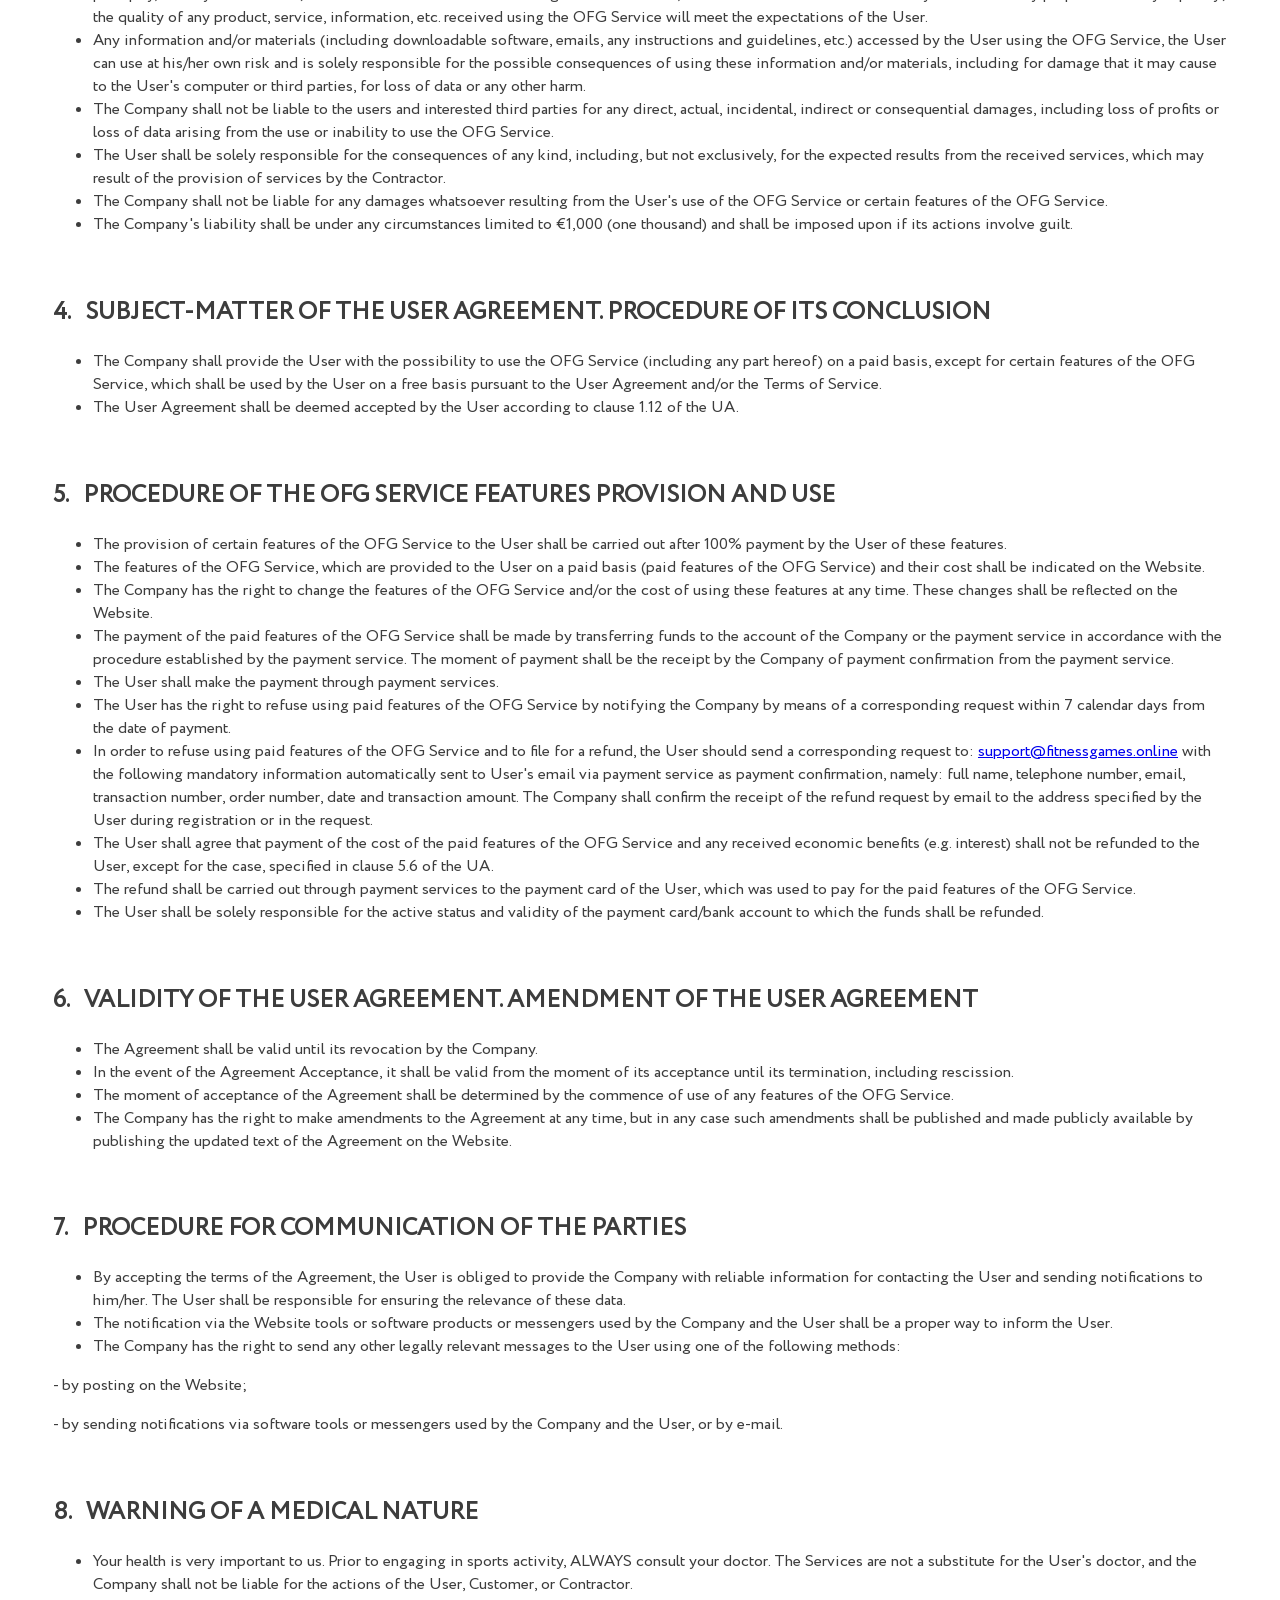
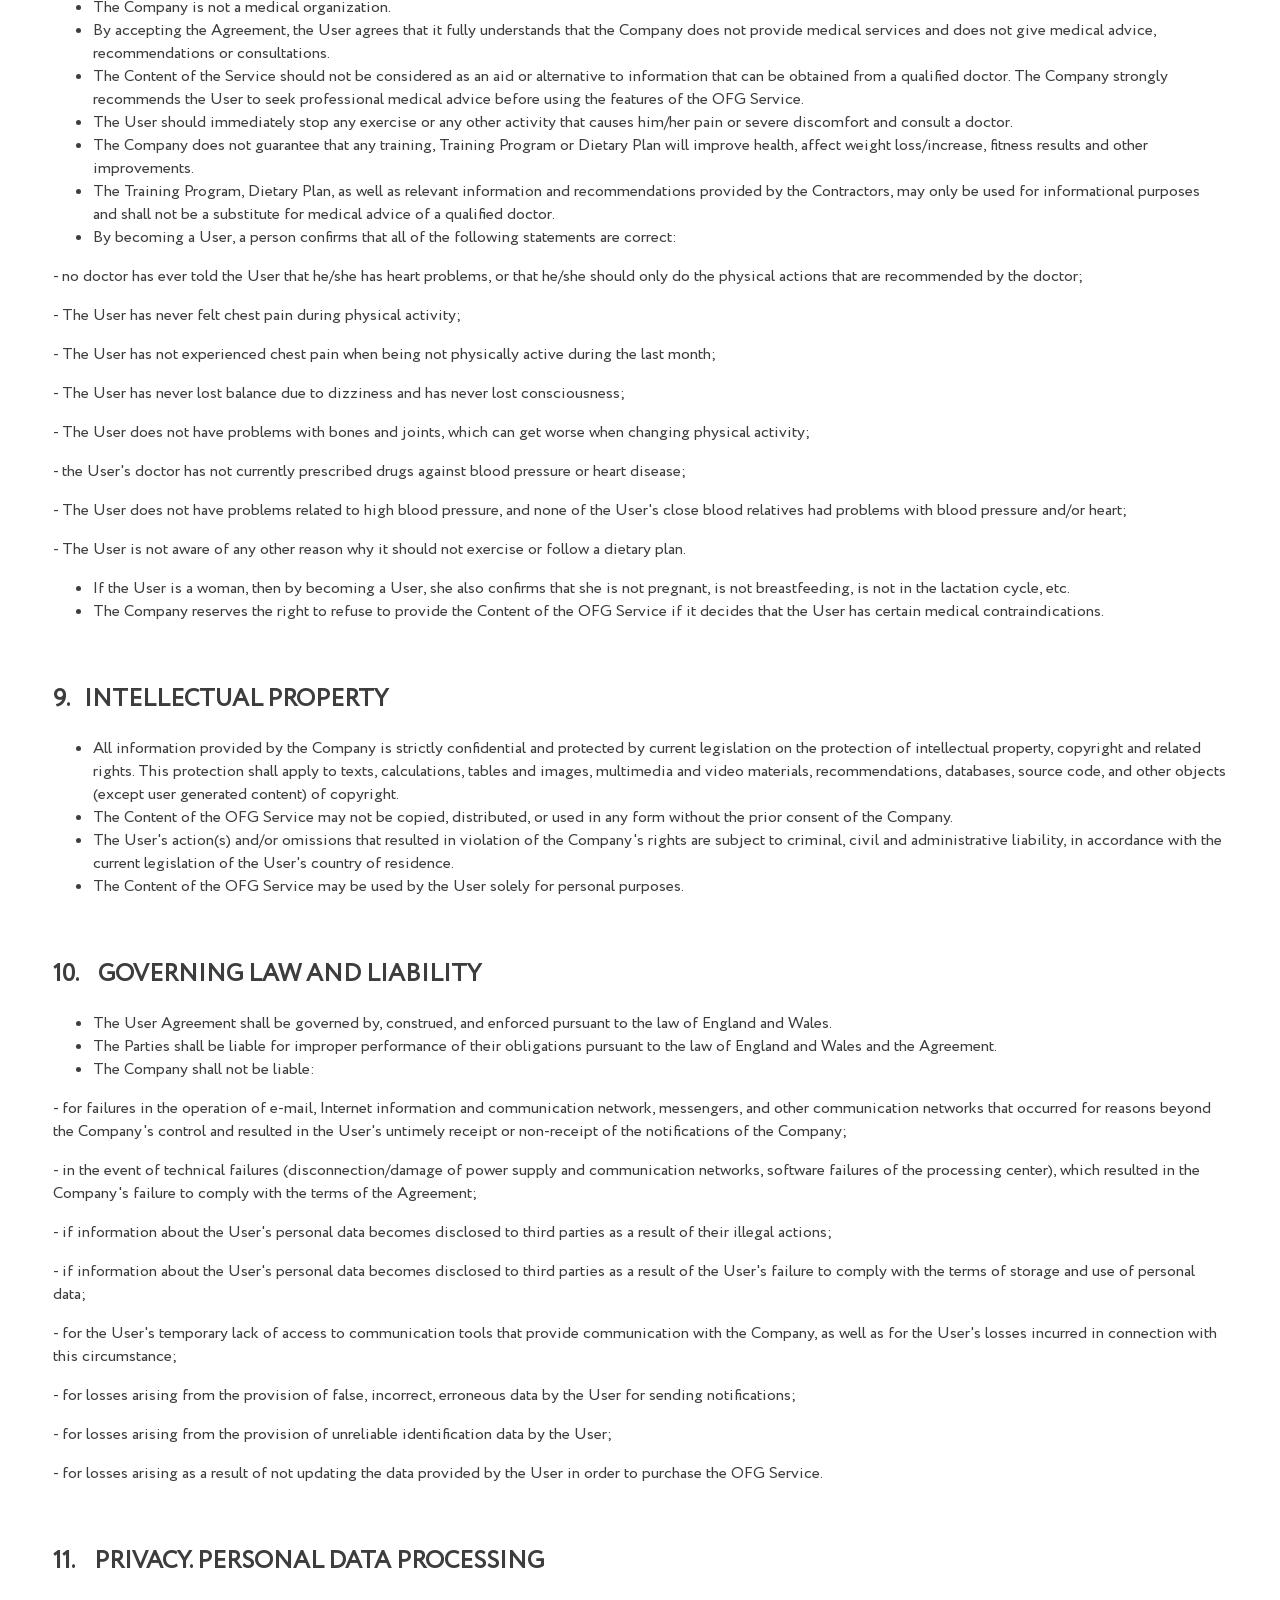
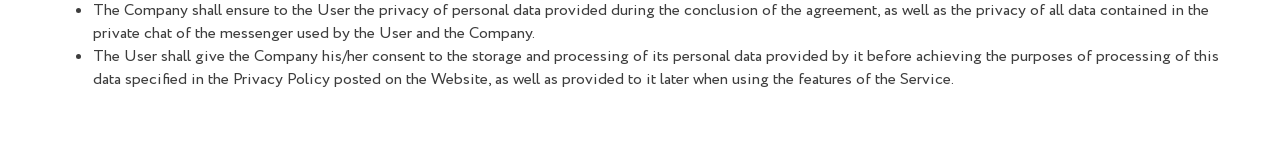
<file: docs/agreement_en.html>
<!DOCTYPE html>
<html lang="en">
<head>
	<meta charset="UTF-8">
	<meta name="viewport" content="width=device-width, initial-scale=1.0">
	<title>Document</title>
	<style>
		@font-face {
			font-family: "Circe-Regular";
			src: url("../fonts/Circe-Regular.ttf");
		}
		body {
			background-color: #FFFFFF;
			font-family: Circe-Regular, sans-serif;
			color: #3D3D3D;
			padding: 45px;
		}
		body a:visited {
			color: blue;
		}
		body h1 {
			text-align: center;
		}
	</style>
</head>
<body>
<p><strong>&nbsp;</strong></p>
<h1 style="text-align: center;"><strong>USER AGREEMENT</strong></h1>
<p style="text-align: center;"><strong>ONLINE FITNESS GAMES</strong></p>
<p><strong>&nbsp;</strong></p>
<p><strong>&nbsp;</strong></p>
<p>&nbsp;</p>
<ol>
<li><a href="#_Toc46452662"><strong></strong> <strong>GENERAL PROVISIONS</strong>. 3</a></li>
</ol>
<p><a href="#_Toc46452663"><strong>DEFINITIONS</strong>. 3</a></p>
<ol start="2">
<li><a href="#_Toc46452664"><strong></strong> <strong>REGISTRATION WITH THE OFG SERVICE</strong>.. 4</a></li>
<li><a href="#_Toc46452665"><strong></strong> <strong>CONDITIONS OF OFG SERVICE PROVISION AND USE</strong>.. 5</a></li>
<li><a href="#_Toc46452666"><strong></strong> <strong>SUBJECT-MATTER OF THE USER AGREEMENT.&nbsp;PROCEDURE OF ITS CONCLUSION</strong>.. 6</a></li>
<li><a href="#_Toc46452667"><strong></strong> <strong>PROCEDURE OF THE OFG SERVICE FEATURES PROVISION AND USE</strong> 6</a></li>
<li><a href="#_Toc46452668"><strong></strong> <strong>VALIDITY OF THE USER AGREEMENT.&nbsp;AMENDMENT OF THE USER AGREEMENT</strong>.. 7</a></li>
<li><a href="#_Toc46452669"><strong></strong> <strong>PROCEDURE FOR COMMUNICATION OF THE PARTIES</strong>. 7</a></li>
<li><a href="#_Toc46452670"><strong></strong> <strong>WARNING OF A MEDICAL NATURE</strong>.. 7</a></li>
<li><a href="#_Toc46452671"><strong></strong> <strong>INTELLECTUAL PROPERTY</strong>.. 8</a></li>
<li><a href="#_Toc46452672"><strong></strong> <strong>GOVERNING LAW AND LIABILITY</strong>.. 9</a></li>
<li><a href="#_Toc46452673"><strong></strong> <strong>PRIVACY.&nbsp;PERSONAL DATA PROCESSING</strong>.. 9</a></li>
</ol>
<p>&nbsp;</p>
<h2><strong>&nbsp;</strong></h2>
<p></p>
<h2><a name="_Toc46452662"></a><strong>1.&nbsp;&nbsp; </strong><strong>GENERAL PROVISIONS</strong></h2>
<h2><a name="_Toc46452663"></a><strong>DEFINITIONS</strong></h2>
<ul>
<li><strong>Online Fitness Games Marketplace (OFG Marketplace)</strong> shall mean an information and reference system (aggregator) that contains information on services intended for potential customers (consumers) of services.</li>
<li><strong>Online Fitness Games Service (OFG Service) shall mean</strong> the Website, applications, and messengers used by the Company that provide access to the OFG Marketplace.</li>
<li><strong>Content of the OFG Service</strong> shall mean all objects available through the OFG Service, including design elements, text, graphics, illustrations, videos, information systems, databases, and other objects.</li>
<li><strong>Company</strong> shall mean O.F.G. ONLINE FITNESS GAMES LTD, registered under the laws of Cyprus, registration number: &Eta;&Epsilon;&nbsp;402351, registered office:&nbsp;1&nbsp;Kalymnou, Q&nbsp;Merito, Floor&nbsp;2, Larnaca,&nbsp;6037, Cyprus.</li>
</ul>
<p>Through the OFG Service, the Company and the OFG Marketplace provide information solely about the Services directly rendered by the Contractor. It is the Contractor who shall be liable for deals concluded with the Customers through the OFG Service, including payment to the Company's account made by the Customer in accordance with the mandate.</p>
<ul>
<li><strong>Website</strong> shall mean an Internet website with the following address: <a href="https://fitnessgames.online/ru/">https://fitnessgames.online/</a></li>
<li><strong>User</strong> shall mean a person who visits or uses the OFG Service.</li>
</ul>
<p>The User shall confirm before using the OFG Service that he/she:</p>
<p>- has familiarized itself with the terms of the User Agreement, Terms of Service, as well as other documents and information fully available on Website;</p>
<p>- has accepted all the terms of the User Agreement, Terms of Service, as well as other documents and information available on Website, in full, without any exceptions and restrictions, and shall abide thereby or stop using the OFG Service;</p>
<p>- agrees that the User Agreement, the Terms of Service, and other documents and information available on the Website may be changed by the Company without notice;</p>
<p>- shall follow any changes to the User Agreement, Terms of Service, and other documents available on the Website, as well as fully familiarize himself/herself therewith.</p>
<p>If the User disagrees with any term of the User Agreement, the User may not use the OFG Service. If the Company makes any amendments to the User Agreement that the User does not accept, the latter shall stop using the OFG Service.</p>
<ul>
<li><strong>Customer </strong>shall mean a User who purchases Services through the OFG Service.</li>
<li><strong>Contractor</strong> shall mean a person that accepted the Terms of Service and directly renders the Services to the Customer which have been purchased by the Customer through the OFG Service.</li>
<li><strong>Terms of Service</strong> shall mean an offer to an indefinite circle of persons, published on the Website and containing all the material terms of the agreement on Company's actual steps to organize, at the direction of the Contractor, the receipt of Customers' wire transfers in favor of the Contractor, performed as payment for Services issued by way of the OFG Service.</li>
<li><strong>Services</strong> shall mean fitness and healthy lifestyle services provided by the Contractor/s and purchased by the Customer through the OFG Service pursuant to the Terms of Service and the User Agreement. The information on the Services is available on the Website.</li>
<li><strong>User Agreement (UA, Agreement)</strong> shall mean this document governing the relations between the Company and the Users arising from the use of the OFG Service.</li>
<li><strong>Agreement Acceptance</strong> shall mean complete and unconditional, unexceptional acceptance by the User of the terms specified in the User Agreement by using any features of the OFG Service. Agreement Acceptance shall be equivalent to drawing up of a written document.</li>
</ul>
<p>&nbsp;</p>
<h2><a name="_Toc46452664"></a><strong>2.&nbsp;&nbsp; </strong><strong>REGISTRATION WITH THE OFG SERVICE</strong></h2>
<ul>
<li>In order to take advantage of all features of the OFG Service, the User shall complete the registration procedure resulting in creating of a unique account for the User.</li>
<li>The technical, organizational and commercial terms of use of the OFG Service, including its functionality, shall be communicated to the Users by separate posting on the Website or by notifying them.</li>
<li>In order to register, the User undertakes to provide true and complete information about itself, in the extent specified in the registration form, and shall keep this information up to date. If the User provides incorrect information or the Company has reason to believe that the information provided by the User is incomplete or not true, the Company shall have the right, at its own discretion, to block or delete the User's account and deny the User the use of all or specific features of the OFG Service.</li>
<li>Only the legally capable persons and persons over&nbsp;18&nbsp;may accept the Agreement and register with the OFG Service on their own behalf. It is forbidden to knowingly provide false information on oneself, one's age, health, and the like. It is forbidden to register more than once or on behalf of another person.</li>
<li>The Company reserves the right to restrict the use of all or specific features of the OFG Service in the presence of a good reason without notice and without liability to the User or any other person.</li>
<li>The Company reserves the right to demand, at any time, that the User confirms the data specified in User's account with the OFG Service during registration and containing information on the User, as well as other information related to the use of the OFG Service, available to the User upon login through User's account with the OFG Service.</li>
</ul>
<p>To verify the data submitted by the User, the Company may request supporting documents (in particular, identity documents), a failure to provide which may, at the Company's discretion, be deemed as providing false information and entail the consequences provided for in clause&nbsp;2.5&nbsp;of UA.</p>
<p>If the User's data specified in the documents provided by it do not correspond to the data specified during registration, as well as where the data specified during the registration do not allow identifying the User, the Company may deny the User the access to the account and the use of the OFG Service.</p>
<ul>
<li>The User shall be registered in accordance with the procedure established by the Company<strong>.</strong></li>
<li>The User shall be solely liable for the security (including resistance to guessing) of the selected means of access to the account, as well as independently ensure their privacy. The User shall be solely responsible for all actions (as well as their consequences) within or using the OFG Service under User's account, including cases when the User willfully transfers access credentials of the User's account to third parties on any terms (including contracts or agreements). At the same time, all actions within or using the OFG Service under User's account shall be deemed as performed by the User itself, except where the User, pursuant to clause&nbsp;2.9, notified the Company of unauthorized access to the OFG Service by using User's account and/or any (alleged) violation of its account access tools (mobile phone number, password or two-factor authentication).</li>
<li>The User shall immediately notify the Company of any unauthorized (not authorized by the User) access to the OFG Service using the User's account and/or of any (alleged) violation of the privacy of his/her account access tool. For security reasons, the User shall, on its own, safely log out from its account (the "Log out" button) at the end of each session with the OFG Service. The Company shall not be responsible for potential loss of or damage to the data, as well as other consequences of any kind that may arise from the User's breach of the provisions of UA.</li>
<li><strong>The use of the account by the User</strong>. The User may not reproduce, duplicate and copy, sell and resell, or use for any commercial purpose any features of the OFG Service (including content, available to the User through the OFG Service), or access to them, unless the User has obtained such permission from the Company.</li>
<li><strong>Termination of registration</strong>. The Company may block or delete the User's account, as well as deny access to the OFG Service by using any account, and remove any content without giving reasons, including when the User breaches the UA or the terms of other documents provided for in clause&nbsp;1.6&nbsp;of the UA, or if some features of the Service are not used.</li>
<li><strong>Deletion of User's Account</strong>. The User may delete its account at any time or, if there is such option, suspend it.</li>
<li>The Company may send information notifications to the Users. By using the OFG Service, the User as well consents to receive advertising messages. The User may refuse to receive advertising messages by using the respective tools of the OFG Service.</li>
<li>By using the OFG Service, the User gives its consent to receive advertising messages, including documents confirming payment, in electronic form. Providing the User with this information is required for use of the OFG Service by him/her. In the event of User's disagreement with the terms of this clause, it should refrain from using the OFG Service.&nbsp;</li>
</ul>
<h2><a name="_Toc46452665"></a><strong>3.&nbsp;&nbsp; </strong><strong>CONDITIONS OF OFG SERVICE PROVISION AND USE</strong></h2>
<ul>
<li>The Content of the OFG Service as well as any content posted on the OFG Service, are exclusive rights of the Company.</li>
<li>The use of content as well as any other elements of the OFG Service is possible only within the functionality offered by the OFG Service. No elements of the content of the OFG Service as well as any content posted on the OFG Service, may be otherwise used without the prior consent of the Company. The use includes, but is not limited to: reproduction, copying, processing, distribution on any basis, display in frame, etc.</li>
<li>The use by the User of elements of the content of the OFG Service, as well as any content for personal non-commercial use, shall be allowed provided that all copyright protection marks, allied rights, trademarks, other authorship notices, the name (or nickname) of the author/name of the copyright holder, the relevant object remain unchanged.</li>
<li>To the fullest extent permitted by law, the Company disclaims all warranties, express or implied, including, without limitation, warranties of commercial benefit, fitness for a particular purpose, and non-infringement.</li>
<li>The Company does not guarantee or promise any specific results from the use of the OFG Service.</li>
<li>The User uses the OFG Service at his/her own risk. The OFG Service is provided "as is". The Company shall incur no liability, including for compliance of the OFG Service with the User's objectives.</li>
<li>The Company does not guarantee that: The OFG Service complies/will comply with the requirements of the User; the OFG Service will be provided continuously, promptly, reliably and fail-safe; the results that can be obtained using the OFG Service, will be accurate and reliable and may be used for any purpose or in any capacity; the quality of any product, service, information, etc. received using the OFG Service will meet the expectations of the User.</li>
<li>Any information and/or materials (including downloadable software, emails, any instructions and guidelines, etc.) accessed by the User using the OFG Service, the User can use at his/her own risk and is solely responsible for the possible consequences of using these information and/or materials, including for damage that it may cause to the User's computer or third parties, for loss of data or any other harm.</li>
<li>The Company shall not be liable to the users and interested third parties for any direct, actual, incidental, indirect or consequential damages, including loss of profits or loss of data arising from the use or inability to use the OFG Service.</li>
<li>The User shall be solely responsible for the consequences of any kind, including, but not exclusively, for the expected results from the received services, which may result of the provision of services by the Contractor.</li>
<li>The Company shall not be liable for any damages whatsoever resulting from the User's use of the OFG Service or certain features of the OFG Service.</li>
<li>The Company's liability shall be under any circumstances limited to&nbsp;&euro;1,000&nbsp;(one thousand) and shall be imposed upon if its actions involve guilt.</li>
</ul>
<p>&nbsp;</p>
<h2><a name="_Toc46452666"></a><strong>4.&nbsp;&nbsp; </strong><strong>SUBJECT-MATTER OF THE USER AGREEMENT.&nbsp;PROCEDURE OF ITS CONCLUSION</strong></h2>
<ul>
<li>The Company shall provide the User with the possibility to use the OFG Service (including any part hereof) on a paid basis, except for certain features of the OFG Service, which shall be used by the User on a free basis pursuant to the User Agreement and/or the Terms of Service.</li>
<li>The User Agreement shall be deemed accepted by the User according to clause&nbsp;1.12 of the UA.</li>
</ul>
<p>&nbsp;</p>
<h2><a name="_Toc46452667"></a><strong>5.&nbsp;&nbsp; </strong><strong>PROCEDURE OF THE OFG SERVICE FEATURES PROVISION AND USE</strong></h2>
<ul>
<li>The provision of certain features of the OFG Service to the User shall be carried out after&nbsp;100%&nbsp;payment by the User of these features.</li>
<li>The features of the OFG Service, which are provided to the User on a paid basis (paid features of the OFG Service) and their cost shall be indicated on the Website.</li>
<li>The Company has the right to change the features of the OFG Service and/or the cost of using these features at any time. These changes shall be reflected on the Website.</li>
<li>The payment of the paid features of the OFG Service shall be made by transferring funds to the account of the Company or the payment service in accordance with the procedure established by the payment service. The moment of payment shall be the receipt by the Company of payment confirmation from the payment service.</li>
<li>The User shall make the payment through payment services.</li>
<li>The User has the right to refuse using paid features of the OFG Service by notifying the Company by means of a corresponding request within&nbsp;7&nbsp;calendar days from the date of payment.</li>
<li>In order to refuse using paid features of the OFG Service and to file for a refund, the User should send a corresponding request to: <a href="mailto:support@fitnessgames.online">support@fitnessgames.online</a> with the following mandatory information automatically sent to User's email via payment service as payment confirmation, namely: full name, telephone number, email, transaction number, order number, date and transaction amount. The Company shall confirm the receipt of the refund request by email to the address specified by the User during registration or in the request.</li>
<li>The User shall agree that payment of the cost of the paid features of the OFG Service and any received economic benefits (e.g. interest) shall not be refunded to the User, except for the case, specified in clause&nbsp;5.6 of the UA.</li>
<li>The refund shall be carried out through payment services to the payment card of the User, which was used to pay for the paid features of the OFG Service.</li>
<li>The User shall be solely responsible for the active status and validity of the payment card/bank account to which the funds shall be refunded.</li>
</ul>
<p>&nbsp;</p>
<h2><a name="_Toc46452668"></a><strong>6.&nbsp;&nbsp; </strong><strong>VALIDITY OF THE USER AGREEMENT.&nbsp;AMENDMENT OF THE USER AGREEMENT</strong></h2>
<ul>
<li>The Agreement shall be valid until its revocation by the Company.</li>
<li>In the event of the Agreement Acceptance, it shall be valid from the moment of its acceptance until its termination, including rescission.</li>
<li>The moment of acceptance of the Agreement shall be determined by the commence of use of any features of the OFG Service.</li>
<li>The Company has the right to make amendments to the Agreement at any time, but in any case such amendments shall be published and made publicly available by publishing the updated text of the Agreement on the Website.</li>
</ul>
<p>&nbsp;</p>
<h2><a name="_Toc46452669"></a><strong>7.&nbsp;&nbsp; </strong><strong>PROCEDURE FOR COMMUNICATION OF THE PARTIES</strong></h2>
<ul>
<li>By accepting the terms of the Agreement, the User is obliged to provide the Company with reliable information for contacting the User and sending notifications to him/her. The User shall be responsible for ensuring the relevance of these data.</li>
<li>The notification via the Website tools or software products or messengers used by the Company and the User shall be a proper way to inform the User.</li>
<li>The Company has the right to send any other legally relevant messages to the User using one of the following methods:</li>
</ul>
<p>- by posting on the Website;</p>
<p>- by sending notifications via software tools or messengers used by the Company and the User, or by e-mail.</p>
<p>&nbsp;</p>
<h2><a name="_Toc46452670"></a><strong>8.&nbsp;&nbsp; </strong><strong>WARNING OF A MEDICAL NATURE</strong></h2>
<ul>
<li>Your health is very important to us. Prior to engaging in sports activity, ALWAYS consult your doctor. The Services are not a substitute for the User's doctor, and the Company shall not be liable for the actions of the User, Customer, or Contractor.</li>
<li>The Company is not a medical organization.</li>
<li>By accepting the Agreement, the User agrees that it fully understands that the Company does not provide medical services and does not give medical advice, recommendations or consultations.</li>
<li>The Content of the Service should not be considered as an aid or alternative to information that can be obtained from a qualified doctor. The Company strongly recommends the User to seek professional medical advice before using the features of the OFG Service.</li>
<li>The User should immediately stop any exercise or any other activity that causes him/her pain or severe discomfort and consult a doctor.</li>
<li>The Company does not guarantee that any training, Training Program or Dietary Plan will improve health, affect weight loss/increase, fitness results and other improvements.</li>
<li>The Training Program, Dietary Plan, as well as relevant information and recommendations provided by the Contractors, may only be used for informational purposes and shall not be a substitute for medical advice of a qualified doctor.</li>
<li>By becoming a User, a person confirms that all of the following statements are correct:</li>
</ul>
<p>- no doctor has ever told the User that he/she has heart problems, or that he/she should only do the physical actions that are recommended by the doctor;</p>
<p>- The User has never felt chest pain during physical activity;</p>
<p>- The User has not experienced chest pain when being not physically active during the last month;</p>
<p>- The User has never lost balance due to dizziness and has never lost consciousness;</p>
<p>- The User does not have problems with bones and joints, which can get worse when changing physical activity;</p>
<p>- the User's doctor has not currently prescribed drugs against blood pressure or heart disease;</p>
<p>- The User does not have problems related to high blood pressure, and none of the User's close blood relatives had problems with blood pressure and/or heart;</p>
<p>- The User is not aware of any other reason why it should not exercise or follow a dietary plan.</p>
<ul>
<li>If the User is a woman, then by becoming a User, she also confirms that she is not pregnant, is not breastfeeding, is not in the lactation cycle, etc.</li>
<li>The Company reserves the right to refuse to provide the Content of the OFG Service if it decides that the User has certain medical contraindications.</li>
</ul>
<p>&nbsp;</p>
<h2><a name="_Toc46452671"></a><strong>9.&nbsp;&nbsp; </strong><strong>INTELLECTUAL PROPERTY</strong></h2>
<ul>
<li>All information provided by the Company is strictly confidential and protected by current legislation on the protection of intellectual property, copyright and related rights. This protection shall apply to texts, calculations, tables and images, multimedia and video materials, recommendations, databases, source code, and other objects (except user generated content) of copyright.</li>
<li>The Content of the OFG Service may not be copied, distributed, or used in any form without the prior consent of the Company.</li>
<li>The User's action(s) and/or omissions that resulted in violation of the Company's rights are subject to criminal, civil and administrative liability, in accordance with the current legislation of the User's country of residence.</li>
<li>The Content of the OFG Service may be used by the User solely for personal purposes.</li>
</ul>
<p>&nbsp;</p>
<h2><a name="_Toc46452672"></a><strong>10.&nbsp;&nbsp;&nbsp; </strong><strong>GOVERNING LAW AND LIABILITY</strong></h2>
<ul>
<li>The User Agreement shall be governed by, construed, and enforced pursuant to the law of England and Wales.</li>
<li>The Parties shall be liable for improper performance of their obligations pursuant to the law of England and Wales and the Agreement.</li>
<li>The Company shall not be liable:</li>
</ul>
<p>- for failures in the operation of e-mail, Internet information and communication network, messengers, and other communication networks that occurred for reasons beyond the Company's control and resulted in the User's untimely receipt or non-receipt of the notifications of the Company;</p>
<p>- in the event of technical failures (disconnection/damage of power supply and communication networks, software failures of the processing center), which resulted in the Company's failure to comply with the terms of the Agreement;</p>
<p>- if information about the User's personal data becomes disclosed to third parties as a result of their illegal actions;</p>
<p>- if information about the User's personal data becomes disclosed to third parties as a result of the User's failure to comply with the terms of storage and use of personal data;</p>
<p>- for the User's temporary lack of access to communication tools that provide communication with the Company, as well as for the User's losses incurred in connection with this circumstance;</p>
<p>- for losses arising from the provision of false, incorrect, erroneous data by the User for sending notifications;</p>
<p>- for losses arising from the provision of unreliable identification data by the User;</p>
<p>- for losses arising as a result of not updating the data provided by the User in order to purchase the OFG Service.</p>
<p>&nbsp;</p>
<h2><a name="_Toc46452673"></a><strong>11.&nbsp;&nbsp;&nbsp; </strong><strong>PRIVACY.&nbsp;PERSONAL DATA PROCESSING</strong></h2>
<ul>
<li>The Company shall ensure to the User the privacy of personal data provided during the conclusion of the agreement, as well as the privacy of all data contained in the private chat of the messenger used by the User and the Company.</li>
<li>The User shall give the Company his/her consent to the storage and processing of its personal data provided by it before achieving the purposes of processing of this data specified in the Privacy Policy posted on the Website, as well as provided to it later when using the features of the Service.</li>
</ul>
</body>
</html>
</file>
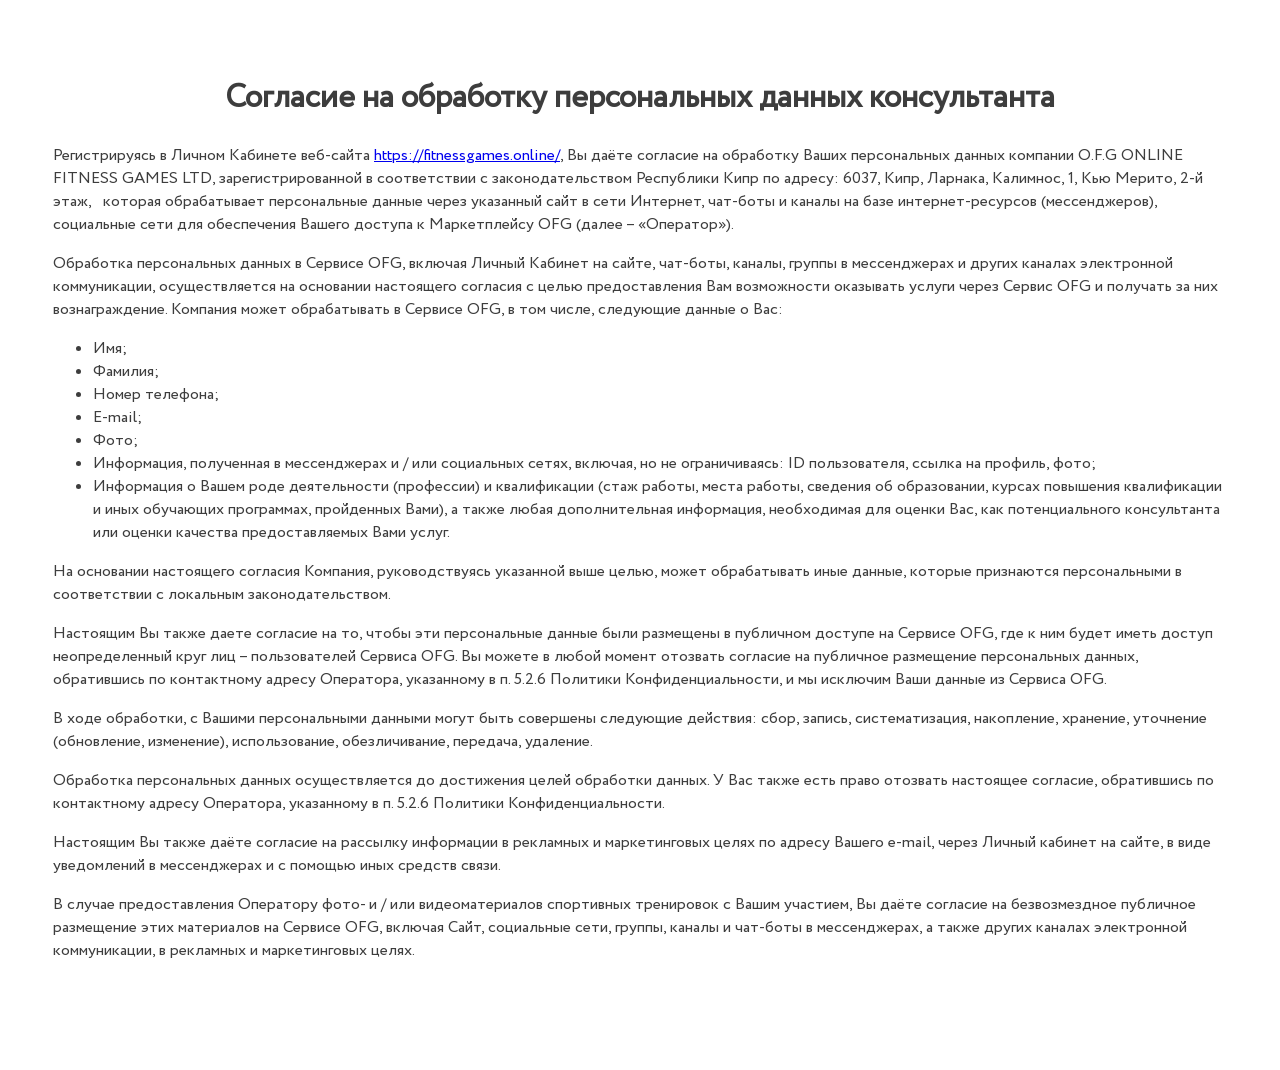
<file: docs/coachConsent.html>
<!DOCTYPE html>
<html lang="en">
<head>
	<meta charset="UTF-8">
	<meta name="viewport" content="width=device-width, initial-scale=1.0">
	<title>Document</title>
	<style>
		@font-face {
			font-family: "Circe-Regular";
			src: url("../fonts/Circe-Regular.ttf");
		}
		body {
			background-color: #FFFFFF;
			font-family: Circe-Regular, sans-serif;
			color: #3D3D3D;
			padding: 45px;
		}
		body a:visited {
			color: blue;
		}
		body h1 {
			text-align: center;
		}
	</style>
</head>
<body>
<h1><strong>Согласие на обработку персональных данных консультанта</strong></h1>
<p>Регистрируясь в Личном Кабинете веб-сайта <a href="https://fitnessgames.online/">https://fitnessgames.online/</a>, Вы даёте согласие на обработку Ваших персональных данных компании O.F.G ONLINE FITNESS GAMES LTD, зарегистрированной в соответствии с законодательством Республики Кипр по адресу: 6037, Кипр, Ларнака, Калимнос, 1, Кью Мерито, 2-й этаж, &nbsp;<span>&nbsp;которая обрабатывает персональные данные через указанный сайт в сети Интернет, чат-боты и каналы на базе интернет-ресурсов (мессенджеров), социальные сети для обеспечения Вашего доступа к Маркетплейсу OFG (далее &ndash; &laquo;Оператор&raquo;).</span></p>
<p>Обработка персональных данных в Сервисе OFG, включая Личный Кабинет на сайте, чат-боты, каналы, группы в мессенджерах и других каналах электронной коммуникации, осуществляется на основании настоящего согласия с целью предоставления Вам возможности оказывать услуги через Сервис OFG и получать за них вознаграждение. Компания может обрабатывать в Сервисе OFG, в том числе, следующие данные о Вас:</p>
<ul>
<li>Имя;</li>
<li>Фамилия;</li>
<li>Номер телефона;</li>
<li>E-mail;</li>
<li>Фото;</li>
<li>Информация, полученная в мессенджерах и / или социальных сетях, включая, но не ограничиваясь: ID пользователя, ссылка на профиль, фото;</li>
<li>Информация о Вашем роде деятельности (профессии) и квалификации (стаж работы, места работы, сведения об образовании, курсах повышения квалификации и иных обучающих программах, пройденных Вами), а также любая дополнительная информация, необходимая для оценки Вас, как потенциального консультанта или оценки качества предоставляемых Вами услуг.</li>
</ul>
<p>На основании настоящего согласия Компания, руководствуясь указанной выше целью, может обрабатывать иные данные, которые признаются персональными в соответствии с локальным законодательством.</p>
<p>Настоящим Вы также даете согласие на то, чтобы эти персональные данные были размещены в публичном доступе на Сервисе OFG, где к ним будет иметь доступ неопределенный круг лиц &ndash; пользователей Сервиса OFG. Вы можете в любой момент отозвать согласие на публичное размещение персональных данных, обратившись по контактному адресу Оператора, указанному в п. 5.2.6 Политики Конфиденциальности, и мы исключим Ваши данные из Сервиса OFG.</p>
<p>В ходе обработки, с Вашими персональными данными могут быть совершены следующие действия: сбор, запись, систематизация, накопление, хранение, уточнение (обновление, изменение), использование, обезличивание, передача, удаление.</p>
<p>Обработка персональных данных осуществляется до достижения целей обработки данных. У Вас также есть право отозвать настоящее согласие, обратившись по контактному адресу Оператора, указанному в п. 5.2.6 Политики Конфиденциальности.</p>
<p>Настоящим Вы также даёте согласие на рассылку информации в рекламных и маркетинговых целях по адресу Вашего e-mail, через Личный кабинет на сайте, в виде уведомлений в мессенджерах и с помощью иных средств связи.</p>
<p>В случае предоставления Оператору фото- и / или видеоматериалов спортивных тренировок с Вашим участием, Вы даёте согласие на безвозмездное публичное размещение этих материалов на Сервисе OFG, включая Сайт, социальные сети, группы, каналы и чат-боты в мессенджерах, а также других каналах электронной коммуникации, в рекламных и маркетинговых целях.</p>
<p>&nbsp;</p>
</body>
</html>
</file>
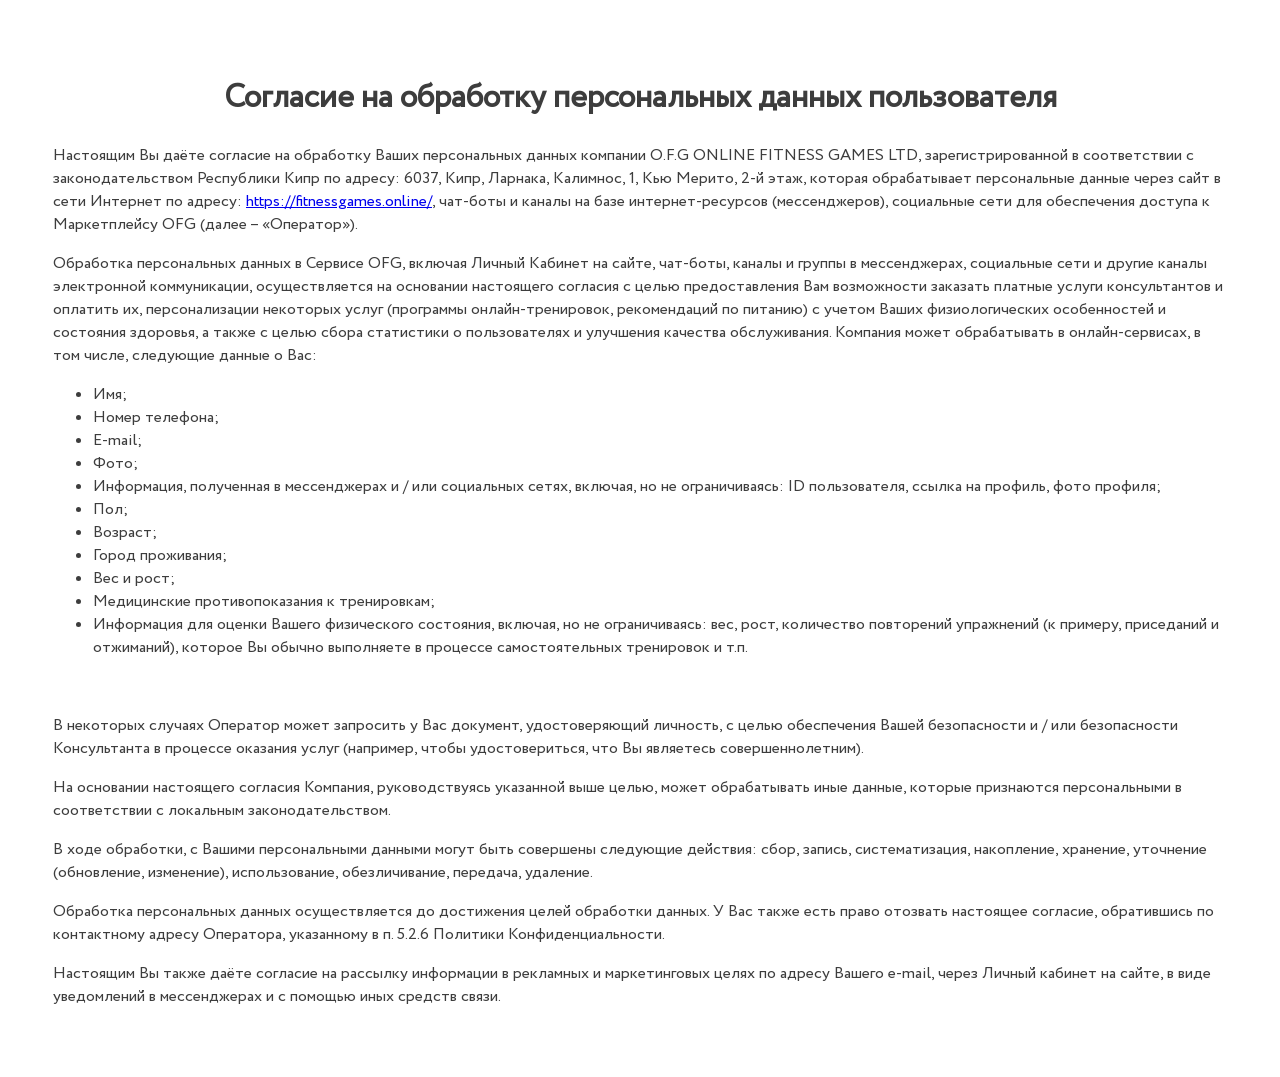
<file: docs/consent.html>
<!DOCTYPE html>
<html lang="en">
<head>
	<meta charset="UTF-8">
	<meta name="viewport" content="width=device-width, initial-scale=1.0">
	<title>Document</title>
	<style>
		@font-face {
			font-family: "Circe-Regular";
			src: url("../fonts/Circe-Regular.ttf");
		}
		body {
			background-color: #FFFFFF;
			font-family: Circe-Regular, sans-serif;
			color: #3D3D3D;
			padding: 45px;
		}
		body a:visited {
			color: blue;
		}
		body h1 {
			text-align: center;
		}
	</style>
</head>
<body>
<h1><strong>Согласие на обработку персональных данных пользователя</strong></h1>
<p>Настоящим Вы даёте согласие на обработку Ваших персональных данных компании O.F.G ONLINE FITNESS GAMES LTD, зарегистрированной в соответствии с законодательством Республики Кипр по адресу: 6037, Кипр, Ларнака, Калимнос, 1, Кью Мерито, 2-й этаж, которая обрабатывает персональные данные через сайт в сети Интернет по адресу: <a href="https://fitnessgames.online/">https://fitnessgames.online/</a><span>, чат-боты и каналы на базе интернет-ресурсов (мессенджеров), социальные сети для обеспечения доступа к Маркетплейсу </span><span>OFG</span> (далее &ndash; &laquo;Оператор&raquo;).</p>
<p>Обработка персональных данных в Сервисе OFG, включая Личный Кабинет на сайте, чат-боты, каналы и группы в мессенджерах, социальные сети и другие каналы электронной коммуникации, осуществляется на основании настоящего согласия с целью предоставления Вам возможности заказать платные услуги консультантов и оплатить их, персонализации некоторых услуг (программы онлайн-тренировок, рекомендаций по питанию) с учетом Ваших физиологических особенностей и состояния здоровья, а также с целью сбора статистики о пользователях и улучшения качества обслуживания. Компания может обрабатывать в онлайн-сервисах, в том числе, следующие данные о Вас:</p>
<ul>
<li>Имя;</li>
<li>Номер телефона;</li>
<li>E-mail;</li>
<li>Фото;</li>
<li>Информация, полученная в мессенджерах и / или социальных сетях, включая, но не ограничиваясь: ID пользователя, ссылка на профиль, фото профиля;</li>
<li>Пол;</li>
<li>Возраст;</li>
<li>Город проживания;</li>
<li>Вес и рост;</li>
<li>Медицинские противопоказания к тренировкам;</li>
<li>Информация для оценки Вашего физического состояния, включая, но не ограничиваясь: вес, рост, количество повторений упражнений (к примеру, приседаний и отжиманий), которое Вы обычно выполняете в процессе самостоятельных тренировок и т.п.</li>
</ul>
<p>&nbsp;</p>
<p>В некоторых случаях Оператор может запросить у Вас документ, удостоверяющий личность, с целью обеспечения Вашей безопасности и / или безопасности Консультанта в процессе оказания услуг (например, чтобы удостовериться, что Вы являетесь совершеннолетним).&nbsp;</p>
<p>На основании настоящего согласия Компания, руководствуясь указанной выше целью, может обрабатывать иные данные, которые признаются персональными в соответствии с локальным законодательством.</p>
<p>В ходе обработки, с Вашими персональными данными могут быть совершены следующие действия: сбор, запись, систематизация, накопление, хранение, уточнение (обновление, изменение), использование, обезличивание, передача, удаление.</p>
<p>Обработка персональных данных осуществляется до достижения целей обработки данных. У Вас также есть право отозвать настоящее согласие, обратившись по контактному адресу Оператора, указанному в п. 5.2.6 Политики Конфиденциальности.</p>
<p>Настоящим Вы также даёте согласие на рассылку информации в рекламных и маркетинговых целях по адресу Вашего e-mail, через Личный кабинет на сайте, в виде уведомлений в мессенджерах и с помощью иных средств связи.</p>
</body>
</html>
</file>
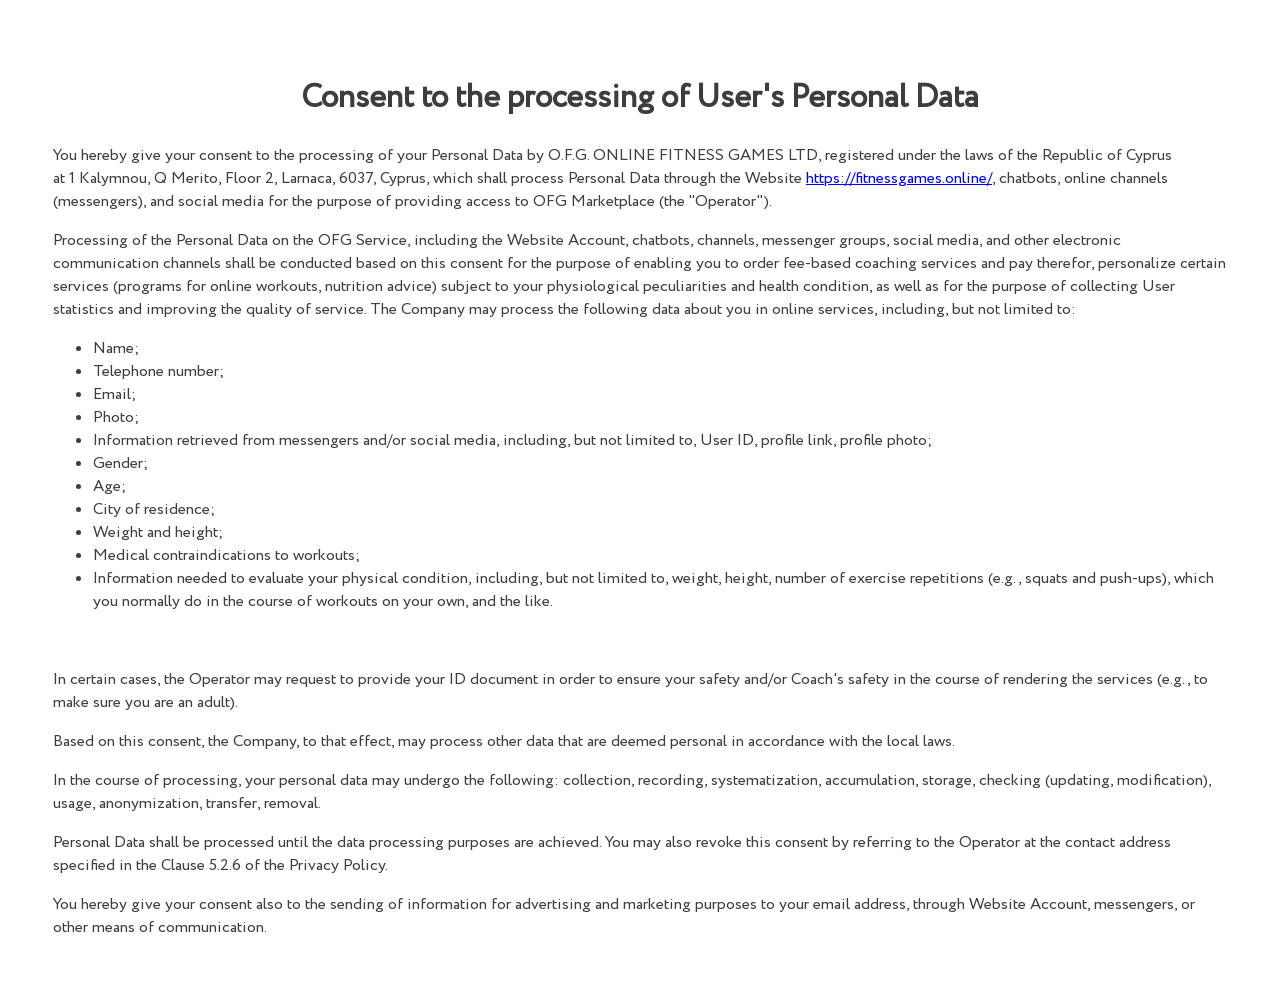
<file: docs/consent_en.html>
<!DOCTYPE html>
<html lang="en">
<head>
	<meta charset="UTF-8">
	<meta name="viewport" content="width=device-width, initial-scale=1.0">
	<title>Document</title>
	<style>
		@font-face {
			font-family: "Circe-Regular";
			src: url("../fonts/Circe-Regular.ttf");
		}
		body {
			background-color: #FFFFFF;
			font-family: Circe-Regular, sans-serif;
			color: #3D3D3D;
			padding: 45px;
		}
		body a:visited {
			color: blue;
		}
		body h1 {
			text-align: center;
		}
	</style>
</head>
<body>
	<h1 style="text-align: center;"><strong>Consent to the processing of User's Personal Data</strong></h1>
<p>You hereby give your consent to the processing of your Personal Data by O.F.G. ONLINE FITNESS GAMES LTD, registered under the laws of the Republic of Cyprus at&nbsp;1&nbsp;Kalymnou, Q&nbsp;Merito, Floor&nbsp;2,&nbsp;Larnaca,&nbsp;6037, Cyprus, which shall process Personal Data through the Website <a href="https://fitnessgames.online/">https://fitnessgames.online/</a>, chatbots, online channels (messengers), and social media for the purpose of providing access to OFG Marketplace (the "Operator").</p>
<p>Processing of the Personal Data on the OFG Service, including the Website Account, chatbots, channels, messenger groups, social media, and other electronic communication channels shall be conducted based on this consent for the purpose of enabling you to order fee-based coaching services and pay therefor, personalize certain services (programs for online workouts, nutrition advice) subject to your physiological peculiarities and health condition, as well as for the purpose of collecting User statistics and improving the quality of service. The Company may process the following data about you in online services, including, but not limited to:</p>
<ul>
<li>Name;</li>
<li>Telephone number;</li>
<li>Email;</li>
<li>Photo;</li>
<li>Information retrieved from messengers and/or social media, including, but not limited to, User ID, profile link, profile photo;</li>
<li>Gender;</li>
<li>Age;</li>
<li>City of residence;</li>
<li>Weight and height;</li>
<li>Medical contraindications to workouts;</li>
<li>Information needed to evaluate your physical condition, including, but not limited to, weight, height, number of exercise repetitions (e.g., squats and push-ups), which you normally do in the course of workouts on your own, and the like.</li>
</ul>
<p>&nbsp;</p>
<p>In certain cases, the Operator may request to provide your ID document in order to ensure your safety and/or Coach's safety in the course of rendering the services (e.g., to make sure you are an adult).&nbsp;</p>
<p>Based on this consent, the Company, to that effect, may process other data that are deemed personal in accordance with the local laws.</p>
<p>In the course of processing, your personal data may undergo the following: collection, recording, systematization, accumulation, storage, checking (updating, modification), usage, anonymization, transfer, removal.</p>
<p>Personal Data shall be processed until the data processing purposes are achieved. You may also revoke this consent by referring to the Operator at the contact address specified in the Clause&nbsp;5.2.6&nbsp;of the Privacy Policy.</p>
<p>You hereby give your consent also to the sending of information for advertising and marketing purposes to your email address, through Website Account, messengers, or other means of communication.</p>
</body>
</html>
</file>
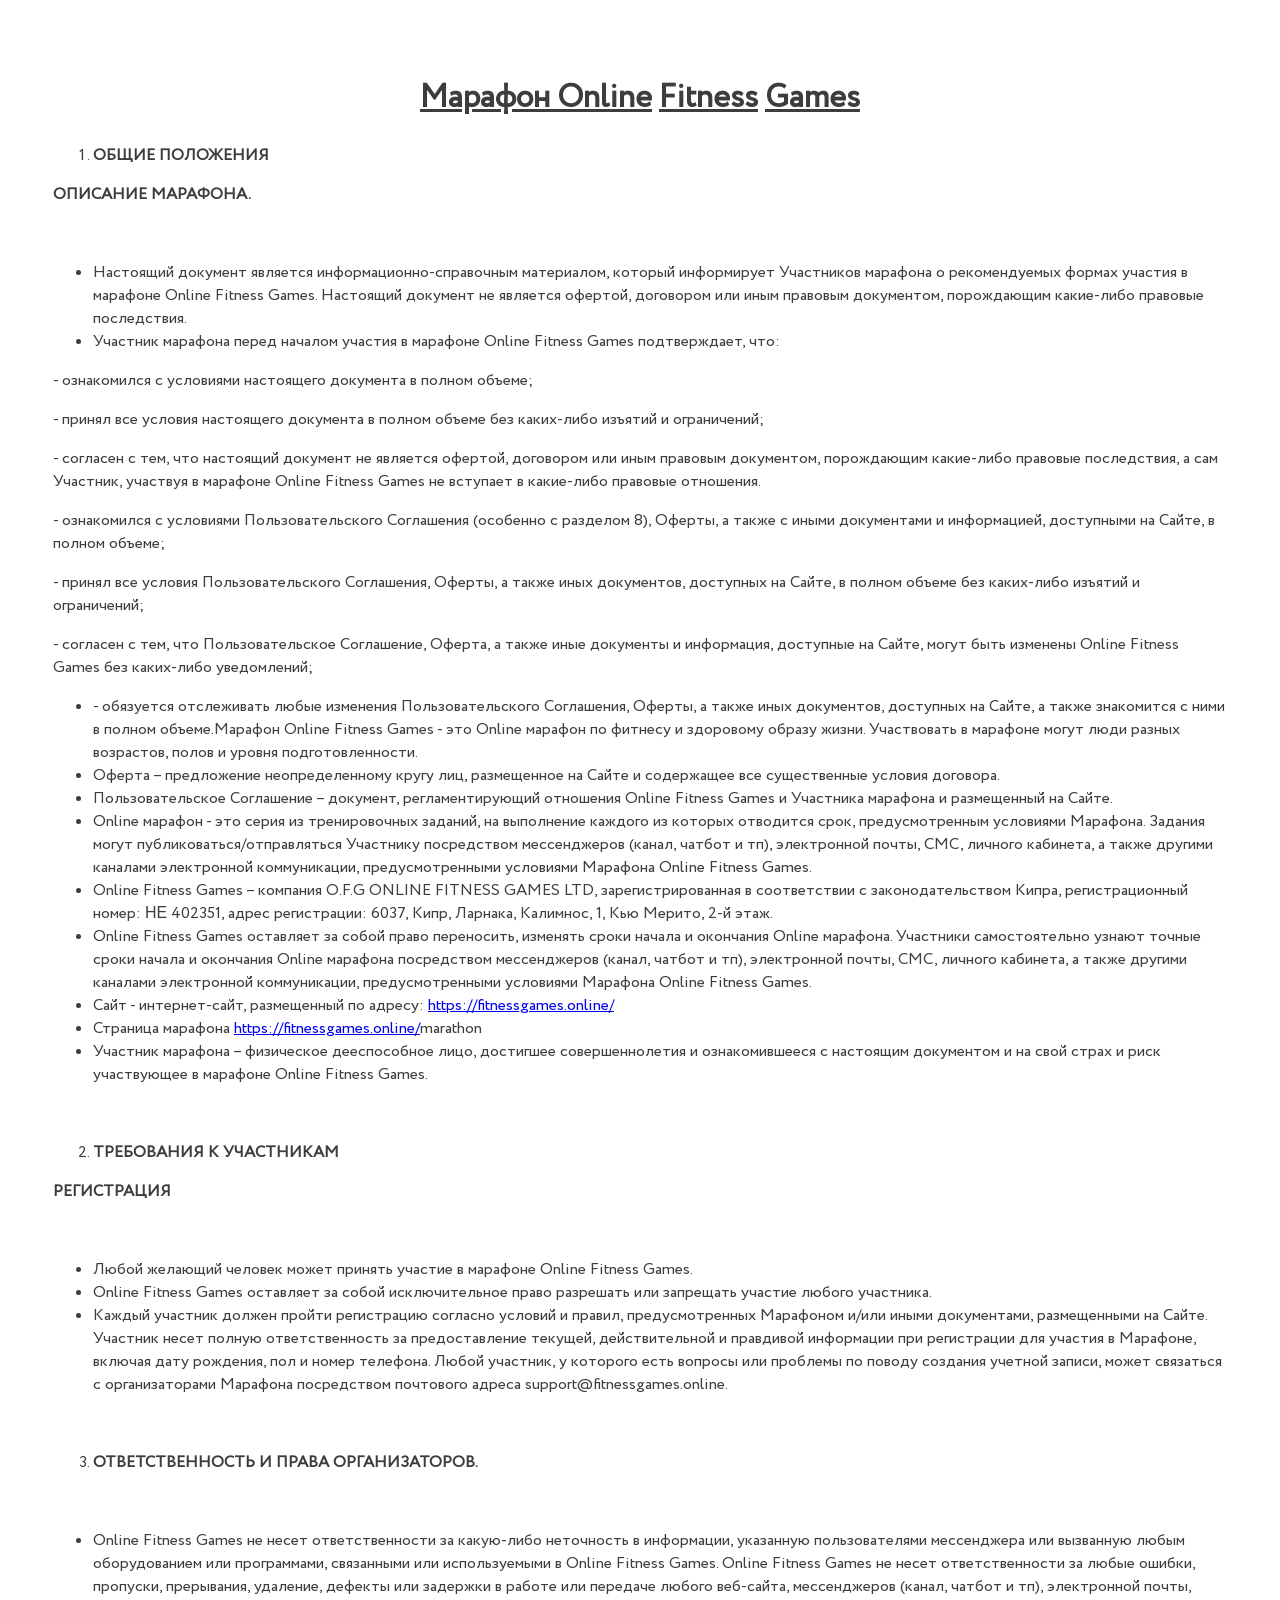
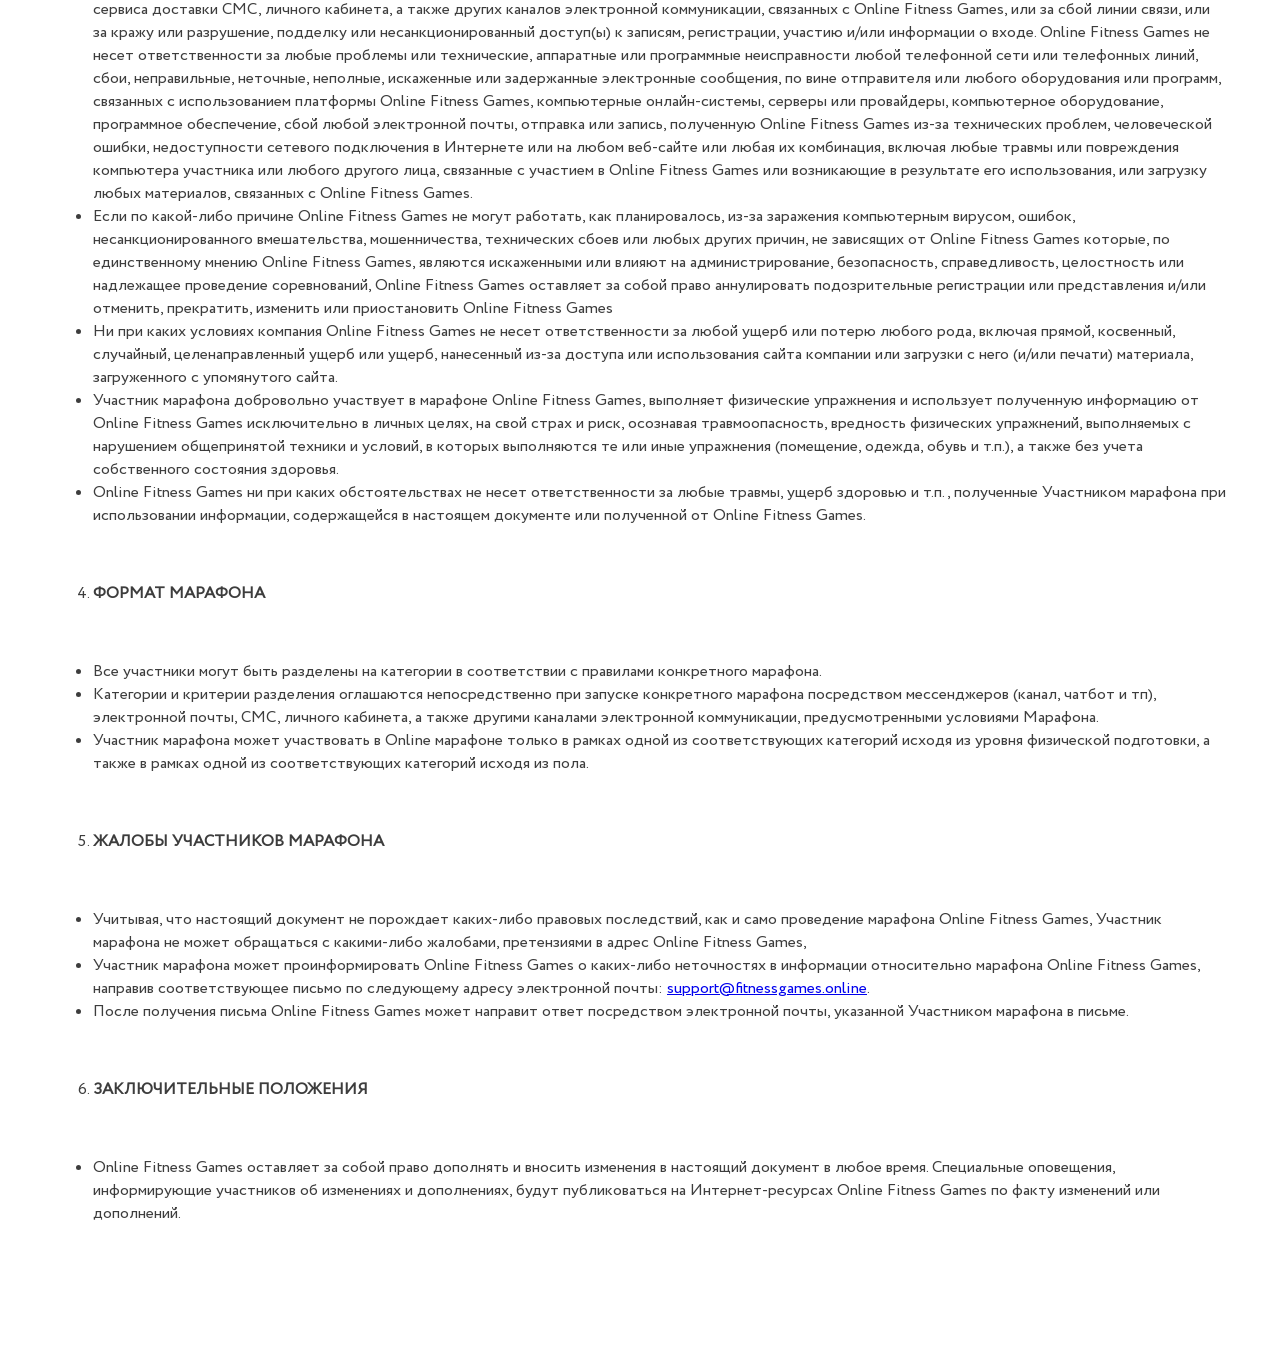
<file: docs/marathon.html>
<!DOCTYPE html>
<html lang="en">
	<style>
		@font-face {
			font-family: "Circe-Regular";
			src: url("../fonts/Circe-Regular.ttf");
		}
		body {
			background-color: #FFFFFF;
			font-family: Circe-Regular, sans-serif;
			color: #3D3D3D;
			padding: 45px;
		}
		body a:visited {
			color: blue;
		}
		body h1 {
			text-align: center;
		}
	</style>
<body>
	<h1><strong><u>Марафон </u></strong><strong><u>Online</u></strong> <strong><u>Fitness</u></strong> <strong><u>Games</u></strong></h1>
<ol>
<li><strong> </strong><strong>ОБЩИЕ ПОЛОЖЕНИЯ</strong></li>
</ol>
<p><strong>ОПИСАНИЕ МАРАФОНА.</strong></p>
<p><strong>&nbsp;</strong></p>
<ul>
<li>Настоящий документ является информационно-справочным материалом, который информирует Участников марафона о рекомендуемых формах участия в марафоне Online Fitness Games. Настоящий документ не является офертой, договором или иным правовым документом, порождающим какие-либо правовые последствия.</li>
<li>Участник марафона перед началом участия в марафоне Online Fitness Games подтверждает, что:</li>
</ul>
<p>- ознакомился с условиями настоящего документа в полном объеме;</p>
<p>- принял все условия настоящего документа в полном объеме без каких-либо изъятий и ограничений;</p>
<p>- согласен с тем, что настоящий документ не является офертой, договором или иным правовым документом, порождающим какие-либо правовые последствия, а сам Участник, участвуя в марафоне Online Fitness Games не вступает в какие-либо правовые отношения.</p>
<p>- ознакомился с условиями Пользовательского Соглашения (особенно с разделом 8), Оферты, а также с иными документами и информацией, доступными на Сайте, в полном объеме;</p>
<p>- принял все условия Пользовательского Соглашения, Оферты, а также иных документов, доступных на Сайте, в полном объеме без каких-либо изъятий и ограничений;</p>
<p>- согласен с тем, что Пользовательское Соглашение, Оферта, а также иные документы и информация, доступные на Сайте, могут быть изменены Online Fitness Games без каких-либо уведомлений;</p>
<ul>
<li>- обязуется отслеживать любые изменения Пользовательского Соглашения, Оферты, а также иных документов, доступных на Сайте, а также знакомится с ними в полном объеме.Марафон Online Fitness Games - это Online марафон по фитнесу и здоровому образу жизни. Участвовать в марафоне могут люди разных возрастов, полов и уровня подготовленности.</li>
<li>Оферта &ndash; предложение неопределенному кругу лиц, размещенное на Сайте и содержащее все существенные условия договора.</li>
<li>Пользовательское Соглашение &ndash; документ, регламентирующий отношения Online Fitness Games и Участника марафона и размещенный на Сайте.</li>
<li>Online марафон - это серия из тренировочных заданий, на выполнение каждого из которых отводится срок, предусмотренным условиями Марафона. Задания могут публиковаться/отправляться Участнику посредством мессенджеров (канал, чатбот и тп), электронной почты, СМС, личного кабинета, а также другими каналами электронной коммуникации, предусмотренными условиями Марафона Online Fitness Games.</li>
<li>Online Fitness Games &ndash; компания O.F.G ONLINE FITNESS GAMES LTD, зарегистрированная в соответствии с законодательством Кипра, регистрационный номер: &Eta;&Epsilon; 402351, адрес регистрации: 6037, Кипр, Ларнака, Калимнос, 1, Кью Мерито, 2-й этаж.</li>
<li>Online Fitness Games оставляет за собой право переносить, изменять сроки начала и окончания Online марафона. Участники самостоятельно узнают точные сроки начала и окончания Online марафона посредством мессенджеров (канал, чатбот и тп), электронной почты, СМС, личного кабинета, а также другими каналами электронной коммуникации, предусмотренными условиями Марафона Online Fitness Games.</li>
<li>Сайт - интернет-сайт, размещенный по адресу: <a href="https://fitnessgames.online/ru/">https://fitnessgames.online/</a></li>
<li>Страница марафона <a href="https://fitnessgames.online/ru/">https://fitnessgames.online/</a>marathon</li>
<li>Участник марафона &ndash; физическое дееспособное лицо, достигшее совершеннолетия и ознакомившееся с настоящим документом и на свой страх и риск участвующее в марафоне Online Fitness Games.</li>
</ul>
<p>&nbsp;</p>
<ol start="2">
<li><strong> </strong><strong>ТРЕБОВАНИЯ К УЧАСТНИКАМ</strong></li>
</ol>
<p><strong>РЕГИСТРАЦИЯ</strong></p>
<p><strong>&nbsp;</strong></p>
<ul>
<li>Любой желающий человек может принять участие в марафоне Online Fitness Games.</li>
<li>Online Fitness Games оставляет за собой исключительное право разрешать или запрещать участие любого участника.</li>
<li>Каждый участник должен пройти регистрацию согласно условий и правил, предусмотренных Марафоном и/или иными документами, размещенными на Сайте. Участник несет полную ответственность за предоставление текущей, действительной и правдивой информации при регистрации для участия в Марафоне, включая дату рождения, пол и номер телефона. Любой участник, у которого есть вопросы или проблемы по поводу создания учетной записи, может связаться с организаторами Марафона посредством почтового адреса support@fitnessgames.online.</li>
</ul>
<p>&nbsp;</p>
<ol start="3">
<li><strong> </strong><strong>ОТВЕТСТВЕННОСТЬ И ПРАВА ОРГАНИЗАТОРОВ.</strong></li>
</ol>
<p><strong>&nbsp;</strong></p>
<ul>
<li>Online Fitness Games не несет ответственности за какую-либо неточность в информации, указанную пользователями мессенджера или вызванную любым оборудованием или программами, связанными или используемыми в Online Fitness Games. Online Fitness Games не несет ответственности за любые ошибки, пропуски, прерывания, удаление, дефекты или задержки в работе или передаче любого веб-сайта, мессенджеров (канал, чатбот и тп), электронной почты, сервиса доставки СМС, личного кабинета, а также других каналов электронной коммуникации, связанных с Online Fitness Games, или за сбой линии связи, или за кражу или разрушение, подделку или несанкционированный доступ(ы) к записям, регистрации, участию и/или информации о входе. Online Fitness Games не несет ответственности за любые проблемы или технические, аппаратные или программные неисправности любой телефонной сети или телефонных линий, сбои, неправильные, неточные, неполные, искаженные или задержанные электронные сообщения, по вине отправителя или любого оборудования или программ, связанных с использованием платформы Online Fitness Games, компьютерные онлайн-системы, серверы или провайдеры, компьютерное оборудование, программное обеспечение, сбой любой электронной почты, отправка или запись, полученную Online Fitness Games из-за технических проблем, человеческой ошибки, недоступности сетевого подключения в Интернете или на любом веб-сайте или любая их комбинация, включая любые травмы или повреждения компьютера участника или любого другого лица, связанные с участием в Online Fitness Games или возникающие в результате его использования, или загрузку любых материалов, связанных с Online Fitness Games.</li>
<li>Если по какой-либо причине Online Fitness Games не могут работать, как планировалось, из-за заражения компьютерным вирусом, ошибок, несанкционированного вмешательства, мошенничества, технических сбоев или любых других причин, не зависящих от Online Fitness Games которые, по единственному мнению Online Fitness Games, являются искаженными или влияют на администрирование, безопасность, справедливость, целостность или надлежащее проведение соревнований, Online Fitness Games оставляет за собой право аннулировать подозрительные регистрации или представления и/или отменить, прекратить, изменить или приостановить Online Fitness Games</li>
<li>Ни при каких условиях компания Online Fitness Games не несет ответственности за любой ущерб или потерю любого рода, включая прямой, косвенный, случайный, целенаправленный ущерб или ущерб, нанесенный из-за доступа или использования сайта компании или загрузки с него (и/или печати) материала, загруженного с упомянутого сайта.</li>
<li>Участник марафона добровольно участвует в марафоне Online Fitness Games, выполняет физические упражнения и использует полученную информацию от Online Fitness Games исключительно в личных целях, на свой страх и риск, осознавая травмоопасность, вредность физических упражнений, выполняемых с нарушением общепринятой техники и условий, в которых выполняются те или иные упражнения (помещение, одежда, обувь и т.п.), а также без учета собственного состояния здоровья.</li>
<li>Online Fitness Games ни при каких обстоятельствах не несет ответственности за любые травмы, ущерб здоровью и т.п., полученные Участником марафона при использовании информации, содержащейся в настоящем документе или полученной от Online Fitness Games.</li>
</ul>
<p>&nbsp;</p>
<ol start="4">
<li><strong> </strong><strong>ФОРМАТ МАРАФОНА</strong></li>
</ol>
<p><strong>&nbsp;</strong></p>
<ul>
<li>Все участники могут быть разделены на категории в соответствии с правилами конкретного марафона.</li>
<li>Категории и критерии разделения оглашаются непосредственно при запуске конкретного марафона посредством мессенджеров (канал, чатбот и тп), электронной почты, СМС, личного кабинета, а также другими каналами электронной коммуникации, предусмотренными условиями Марафона.</li>
<li>Участник марафона может участвовать в Online марафоне только в рамках одной из соответствующих категорий исходя из уровня физической подготовки, а также в рамках одной из соответствующих категорий исходя из пола.</li>
</ul>
<p>&nbsp;</p>
<ol start="5">
<li><strong> </strong><strong>ЖАЛОБЫ УЧАСТНИКОВ МАРАФОНА</strong></li>
</ol>
<p><strong>&nbsp;</strong></p>
<ul>
<li>Учитывая, что настоящий документ не порождает каких-либо правовых последствий, как и само проведение марафона Online Fitness Games, Участник марафона не может обращаться с какими-либо жалобами, претензиями в адрес Online Fitness Games,</li>
<li>Участник марафона может проинформировать Online Fitness Games о каких-либо неточностях в информации относительно марафона Online Fitness Games, направив соответствующее письмо по следующему адресу электронной почты: <a href="mailto:support@fitnessgames.online">support@fitnessgames.online</a>.</li>
<li>После получения письма Online Fitness Games может направит ответ посредством электронной почты, указанной Участником марафона в письме.</li>
</ul>
<p>&nbsp;</p>
<ol start="6">
<li><strong> </strong><strong>ЗАКЛЮЧИТЕЛЬНЫЕ ПОЛОЖЕНИЯ</strong></li>
</ol>
<p><strong>&nbsp;</strong></p>
<ul>
<li>Online Fitness Games оставляет за собой право дополнять и вносить изменения в настоящий документ в любое время. Специальные оповещения, информирующие участников об изменениях и дополнениях, будут публиковаться на Интернет-ресурсах Online Fitness Games по факту изменений или дополнений.</li>
</ul>
<p>&nbsp;</p>
<p>&nbsp;</p>
</body>
</html>
</file>
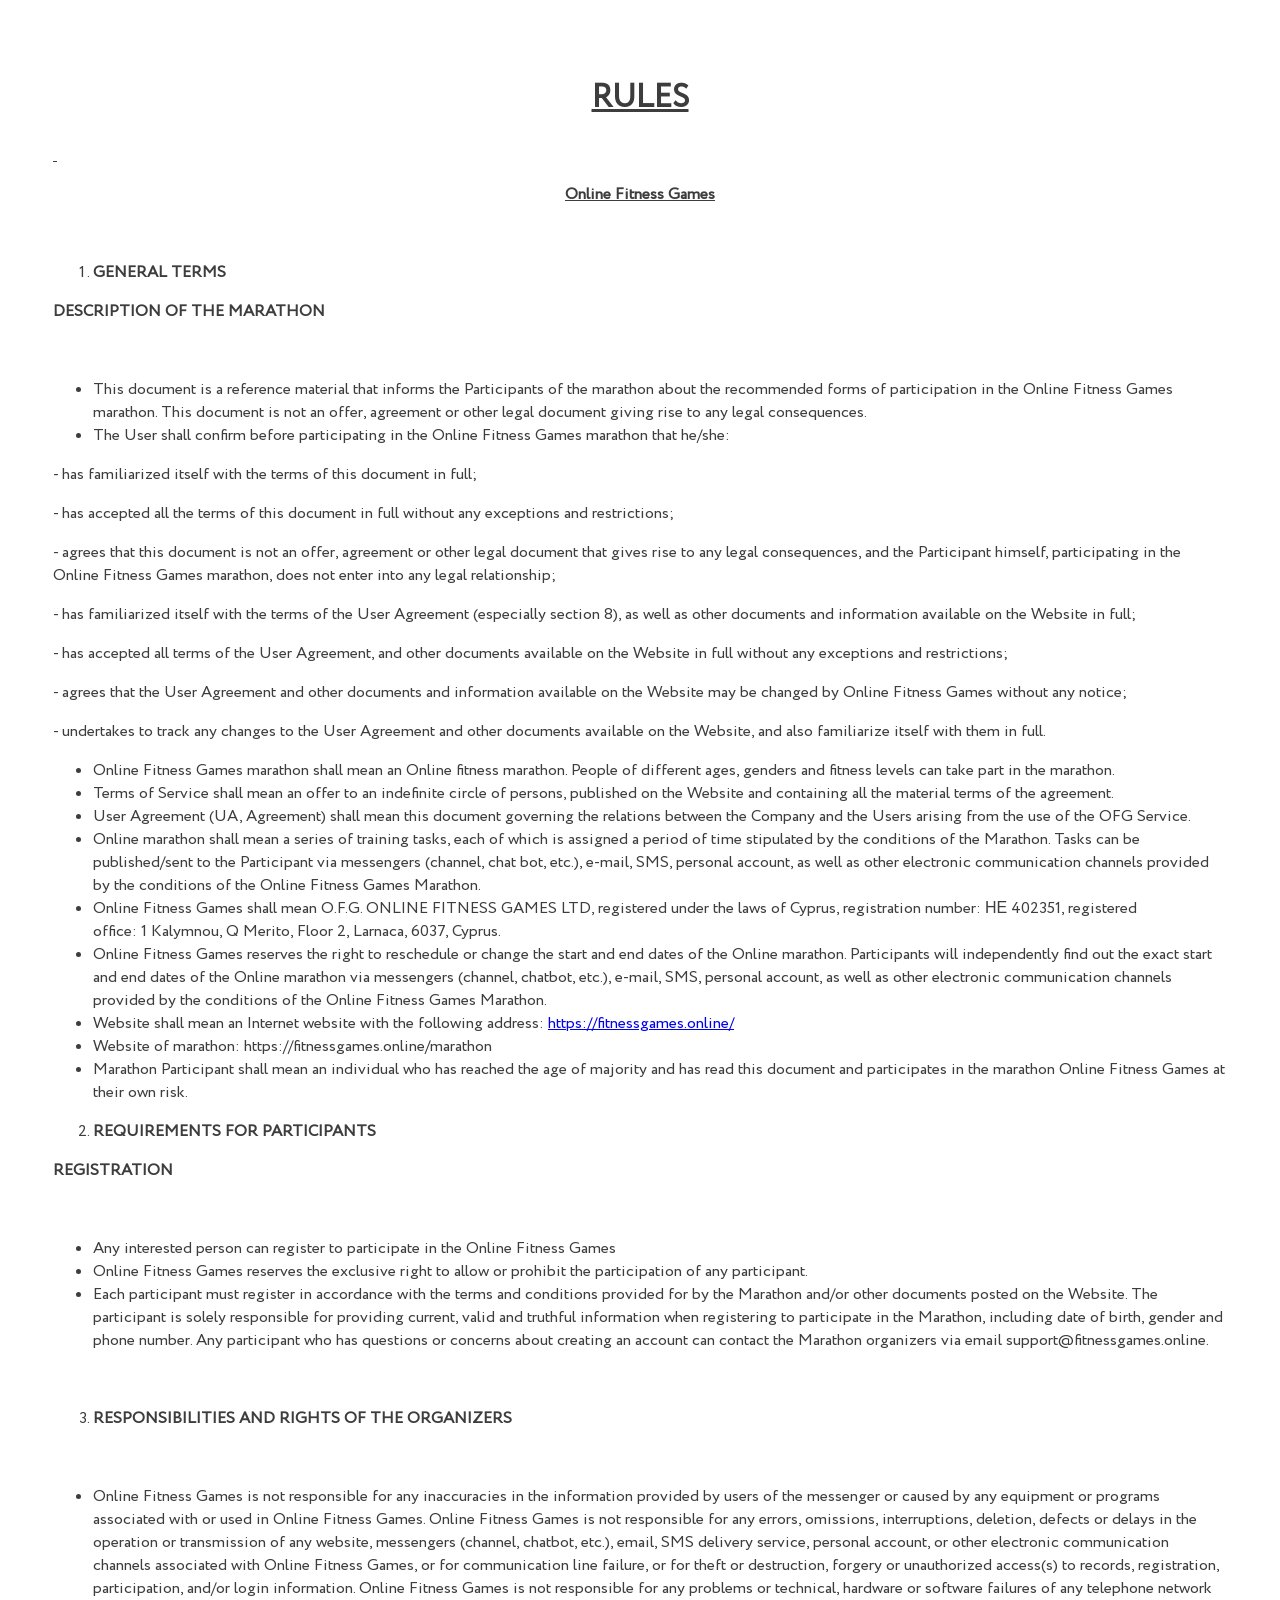
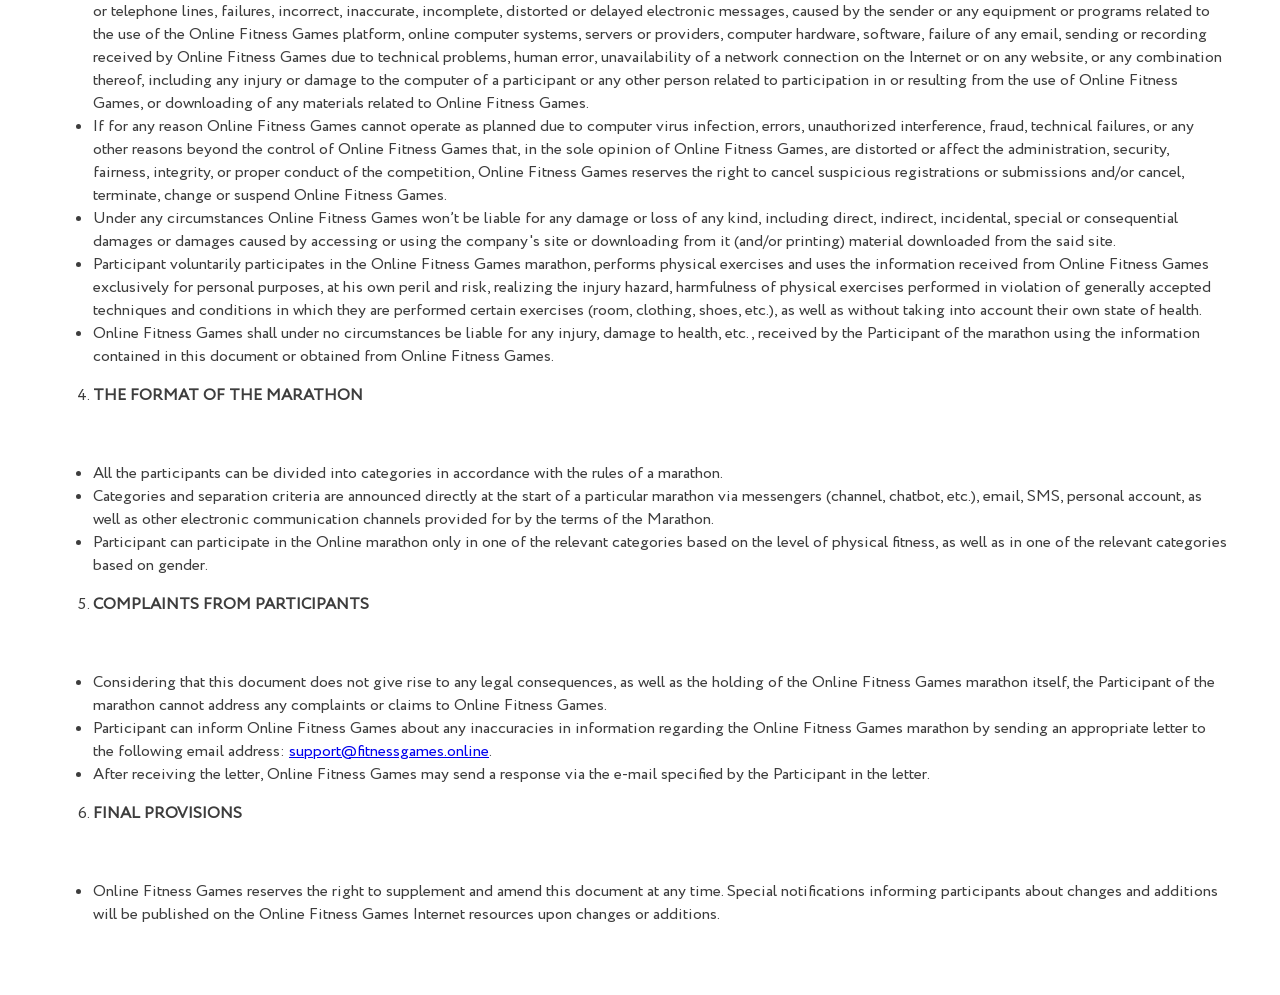
<file: docs/marathon_en.html>
<!DOCTYPE html>
<html lang="en">
<head>
	<meta charset="UTF-8">
	<meta name="viewport" content="width=device-width, initial-scale=1.0">
	<title>Document</title>
	<style>
		@font-face {
			font-family: "Circe-Regular";
			src: url("../fonts/Circe-Regular.ttf");
		}
		body {
			background-color: #FFFFFF;
			font-family: Circe-Regular, sans-serif;
			color: #3D3D3D;
			padding: 45px;
		}
		body a:visited {
			color: blue;
		}
		body h1 {
			text-align: center;
		}
	</style>
</head>
<body>
	<h1><strong><u>RULES</u></strong></h1>
<p><strong><u>&nbsp;</u></strong></p>
<p style="text-align: center;"><strong><u>Online Fitness Games</u></strong></p>
<p><strong>&nbsp;</strong></p>
<ol>
<li><strong> GENERAL TERMS</strong></li>
</ol>
<p><strong>DESCRIPTION OF THE MARATHON</strong></p>
<p>&nbsp;</p>
<ul>
<li>This document is a reference material that informs the Participants of the marathon about the recommended forms of participation in the Online Fitness Games marathon. This document is not an offer, agreement or other legal document giving rise to any legal consequences.</li>
<li>The User shall confirm before participating in the Online Fitness Games marathon that he/she:</li>
</ul>
<p>- has familiarized itself with the terms of this document in full;</p>
<p>- has accepted all the terms of this document in full without any exceptions and restrictions;</p>
<p>- agrees that this document is not an offer, agreement or other legal document that gives rise to any legal consequences, and the Participant himself, participating in the Online Fitness Games marathon, does not enter into any legal relationship;</p>
<p>- has familiarized itself with the terms of the User Agreement (especially section 8), as well as other documents and information available on the Website in full;</p>
<p>- has accepted all terms of the User Agreement, and other documents available on the Website in full without any exceptions and restrictions;</p>
<p>- agrees that the User Agreement and other documents and information available on the Website may be changed by Online Fitness Games without any notice;</p>
<p>- undertakes to track any changes to the User Agreement and other documents available on the Website, and also familiarize itself with them in full.</p>
<ul>
<li>Online Fitness Games marathon shall mean an Online fitness marathon. People of different ages, genders and fitness levels can take part in the marathon.</li>
<li>Terms of Service shall mean an offer to an indefinite circle of persons, published on the Website and containing all the material terms of the agreement.</li>
<li>User Agreement (UA, Agreement) shall mean this document governing the relations between the Company and the Users arising from the use of the OFG Service.</li>
<li>Online marathon shall mean a series of training tasks, each of which is assigned a period of time stipulated by the conditions of the Marathon. Tasks can be published/sent to the Participant via messengers (channel, chat bot, etc.), e-mail, SMS, personal account, as well as other electronic communication channels provided by the conditions of the Online Fitness Games Marathon.</li>
<li>Online Fitness Games shall mean O.F.G. ONLINE FITNESS GAMES LTD, registered under the laws of Cyprus, registration number: &Eta;&Epsilon;&nbsp;402351, registered office:&nbsp;1&nbsp;Kalymnou, Q&nbsp;Merito, Floor&nbsp;2, Larnaca,&nbsp;6037, Cyprus.</li>
<li>Online Fitness Games reserves the right to reschedule or change the start and end dates of the Online marathon. Participants will independently find out the exact start and end dates of the Online marathon via messengers (channel, chatbot, etc.), e-mail, SMS, personal account, as well as other electronic communication channels provided by the conditions of the Online Fitness Games Marathon.</li>
<li>Website shall mean an Internet website with the following address: <a href="https://fitnessgames.online/ru/">https://fitnessgames.online/</a></li>
<li>Website of marathon: https://fitnessgames.online/marathon</li>
<li>Marathon Participant shall mean an individual who has reached the age of majority and has read this document and participates in the marathon Online Fitness Games at their own risk.</li>
</ul>
<ol start="2">
<li><strong> REQUIREMENTS FOR PARTICIPANTS </strong></li>
</ol>
<p><strong>REGISTRATION</strong></p>
<p>&nbsp;</p>
<ul>
<li>Any interested person can register to participate in the Online Fitness Games</li>
<li>Online Fitness Games reserves the exclusive right to allow or prohibit the participation of any participant.</li>
<li>Each participant must register in accordance with the terms and conditions provided for by the Marathon and/or other documents posted on the Website. The participant is solely responsible for providing current, valid and truthful information when registering to participate in the Marathon, including date of birth, gender and phone number. Any participant who has questions or concerns about creating an account can contact the Marathon organizers via email support@fitnessgames.online.</li>
</ul>
<p>&nbsp;</p>
<ol start="3">
<li><strong> RESPONSIBILITIES AND RIGHTS OF THE ORGANIZERS</strong></li>
</ol>
<p>&nbsp;</p>
<ul>
<li>Online Fitness Games is not responsible for any inaccuracies in the information provided by users of the messenger or caused by any equipment or programs associated with or used in Online Fitness Games. Online Fitness Games is not responsible for any errors, omissions, interruptions, deletion, defects or delays in the operation or transmission of any website, messengers (channel, chatbot, etc.), email, SMS delivery service, personal account, or other electronic communication channels associated with Online Fitness Games, or for communication line failure, or for theft or destruction, forgery or unauthorized access(s) to records, registration, participation, and/or login information. Online Fitness Games is not responsible for any problems or technical, hardware or software failures of any telephone network or telephone lines, failures, incorrect, inaccurate, incomplete, distorted or delayed electronic messages, caused by the sender or any equipment or programs related to the use of the Online Fitness Games platform, online computer systems, servers or providers, computer hardware, software, failure of any email, sending or recording received by Online Fitness Games due to technical problems, human error, unavailability of a network connection on the Internet or on any website, or any combination thereof, including any injury or damage to the computer of a participant or any other person related to participation in or resulting from the use of Online Fitness Games, or downloading of any materials related to Online Fitness Games.</li>
<li>If for any reason Online Fitness Games cannot operate as planned due to computer virus infection, errors, unauthorized interference, fraud, technical failures, or any other reasons beyond the control of Online Fitness Games that, in the sole opinion of Online Fitness Games, are distorted or affect the administration, security, fairness, integrity, or proper conduct of the competition, Online Fitness Games reserves the right to cancel suspicious registrations or submissions and/or cancel, terminate, change or suspend Online Fitness Games.</li>
<li>Under any circumstances Online Fitness Games won&rsquo;t be liable for any damage or loss of any kind, including direct, indirect, incidental, special or consequential damages or damages caused by accessing or using the company's site or downloading from it (and/or printing) material downloaded from the said site.</li>
<li>Participant voluntarily participates in the Online Fitness Games marathon, performs physical exercises and uses the information received from Online Fitness Games exclusively for personal purposes, at his own peril and risk, realizing the injury hazard, harmfulness of physical exercises performed in violation of generally accepted techniques and conditions in which they are performed certain exercises (room, clothing, shoes, etc.), as well as without taking into account their own state of health.</li>
<li>Online Fitness Games shall under no circumstances be liable for any injury, damage to health, etc., received by the Participant of the marathon using the information contained in this document or obtained from Online Fitness Games.</li>
</ul>
<ol start="4">
<li><strong> THE FORMAT OF THE MARATHON</strong></li>
</ol>
<p>&nbsp;</p>
<ul>
<li>All the participants can be divided into categories in accordance with the rules of a marathon.</li>
<li>Categories and separation criteria are announced directly at the start of a particular marathon via messengers (channel, chatbot, etc.), email, SMS, personal account, as well as other electronic communication channels provided for by the terms of the Marathon.</li>
<li>Participant can participate in the Online marathon only in one of the relevant categories based on the level of physical fitness, as well as in one of the relevant categories based on gender.</li>
</ul>
<ol start="5">
<li><strong> COMPLAINTS FROM PARTICIPANTS</strong></li>
</ol>
<p>&nbsp;</p>
<ul>
<li>Considering that this document does not give rise to any legal consequences, as well as the holding of the Online Fitness Games marathon itself, the Participant of the marathon cannot address any complaints or claims to Online Fitness Games.</li>
<li>Participant can inform Online Fitness Games about any inaccuracies in information regarding the Online Fitness Games marathon by sending an appropriate letter to the following email address: <a href="mailto:support@fitnessgames.online">support@fitnessgames.online</a>.</li>
<li>After receiving the letter, Online Fitness Games may send a response via the e-mail specified by the Participant in the letter.</li>
</ul>
<ol start="6">
<li><strong> FINAL PROVISIONS</strong></li>
</ol>
<p>&nbsp;</p>
<ul>
<li>Online Fitness Games reserves the right to supplement and amend this document at any time. Special notifications informing participants about changes and additions will be published on the Online Fitness Games Internet resources upon changes or additions.</li>
</ul>
</body>
</html>
</file>
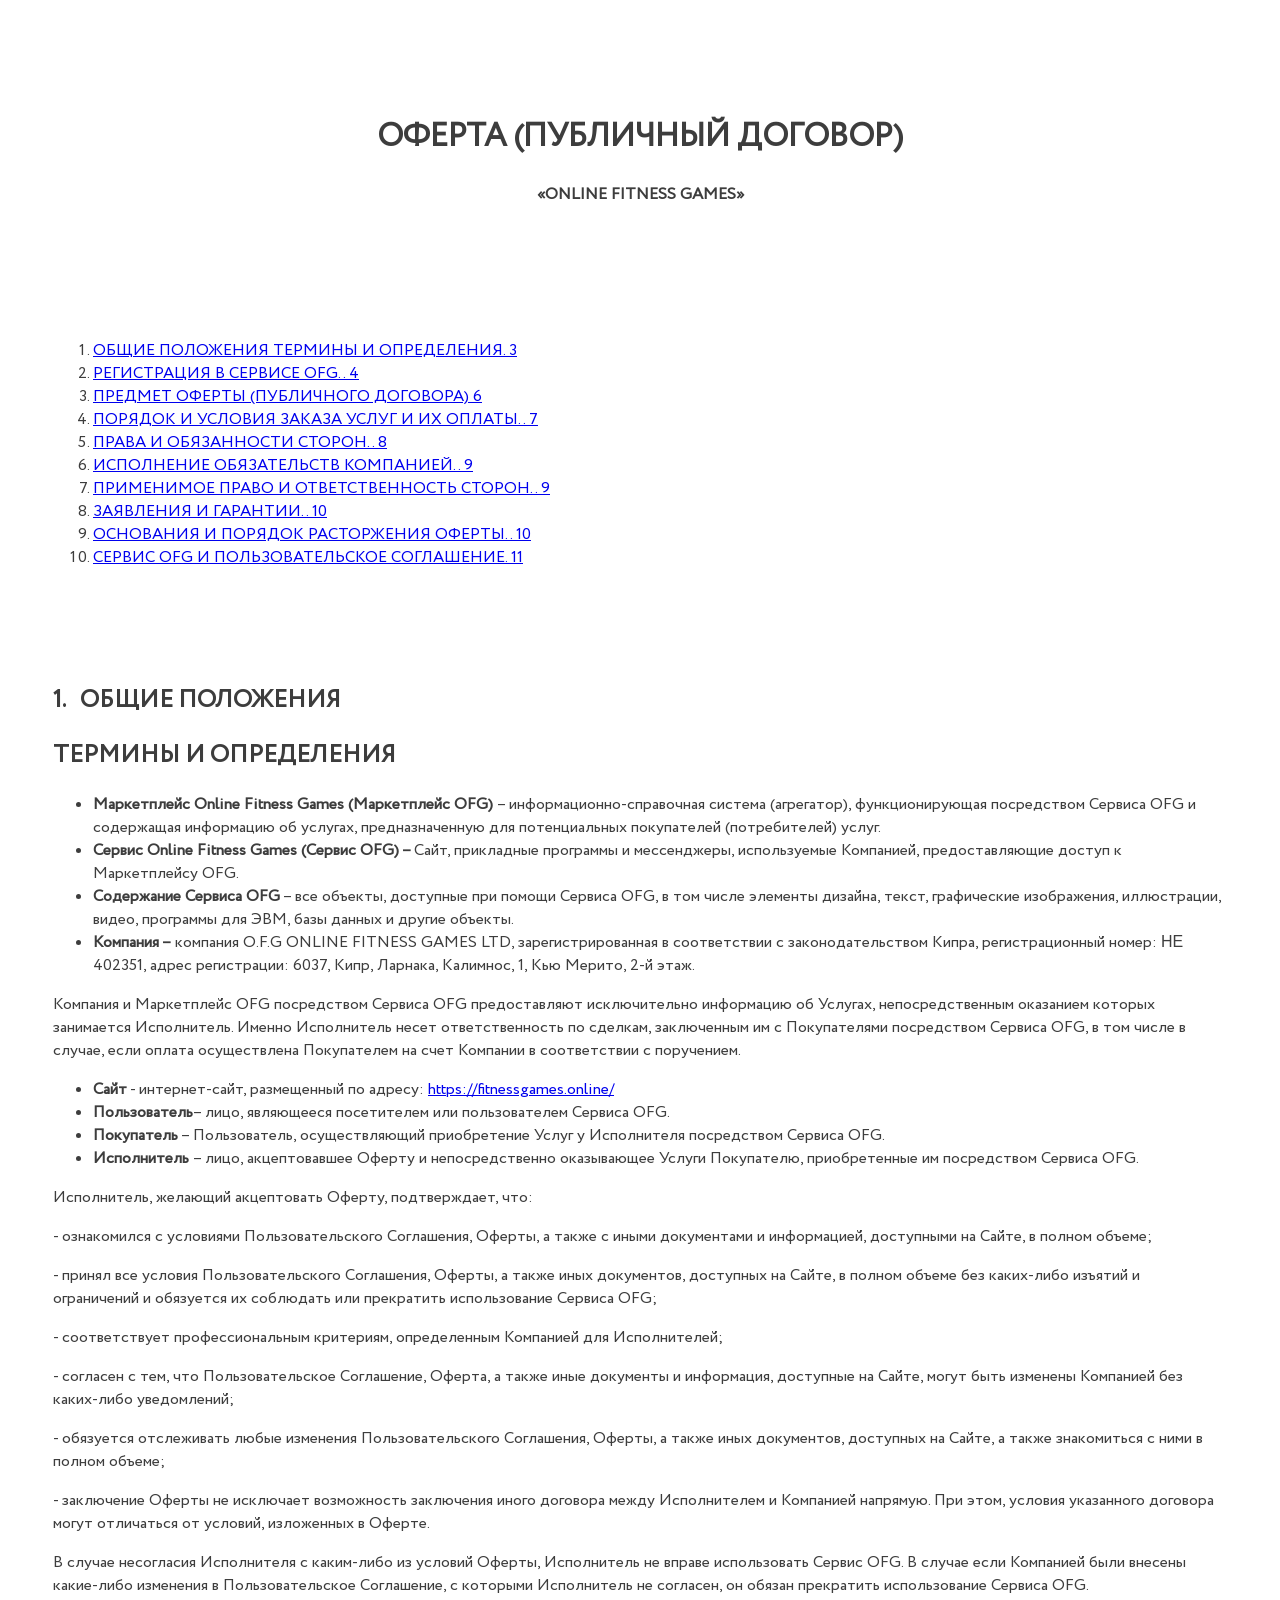
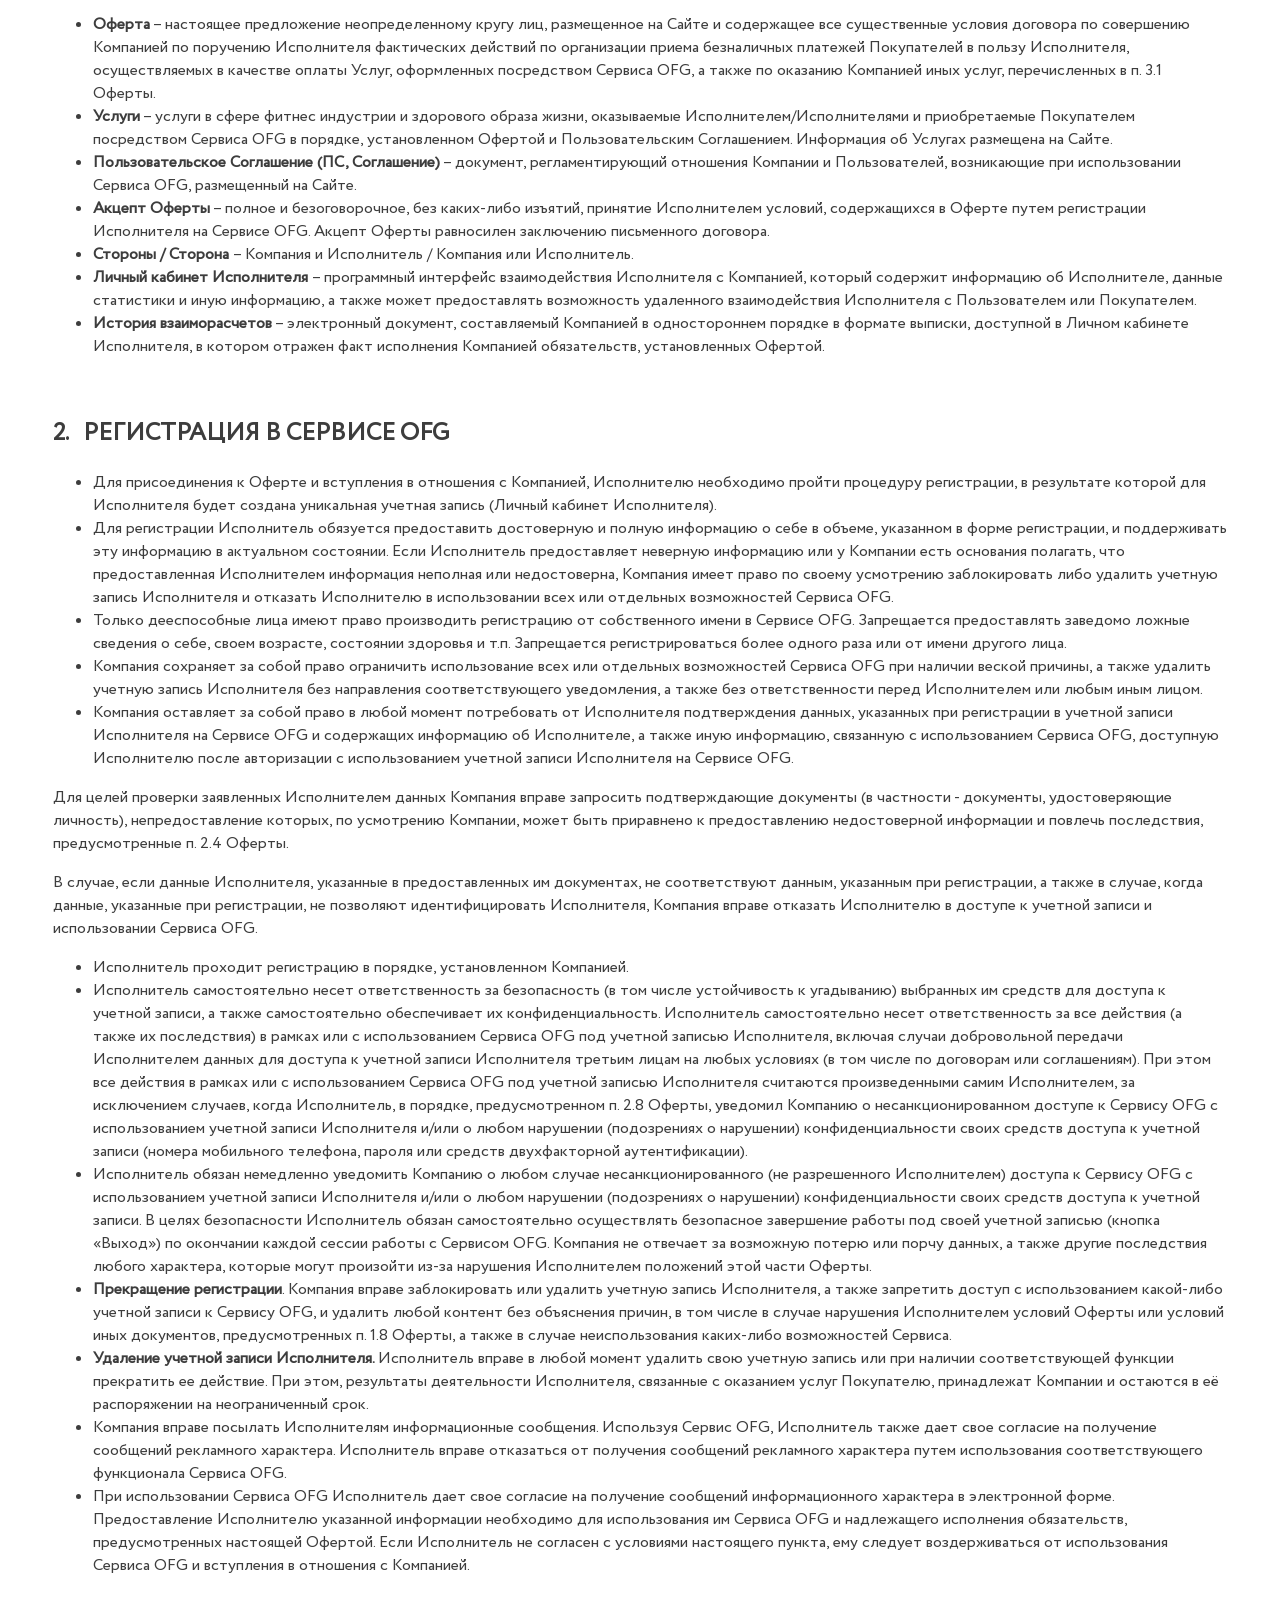
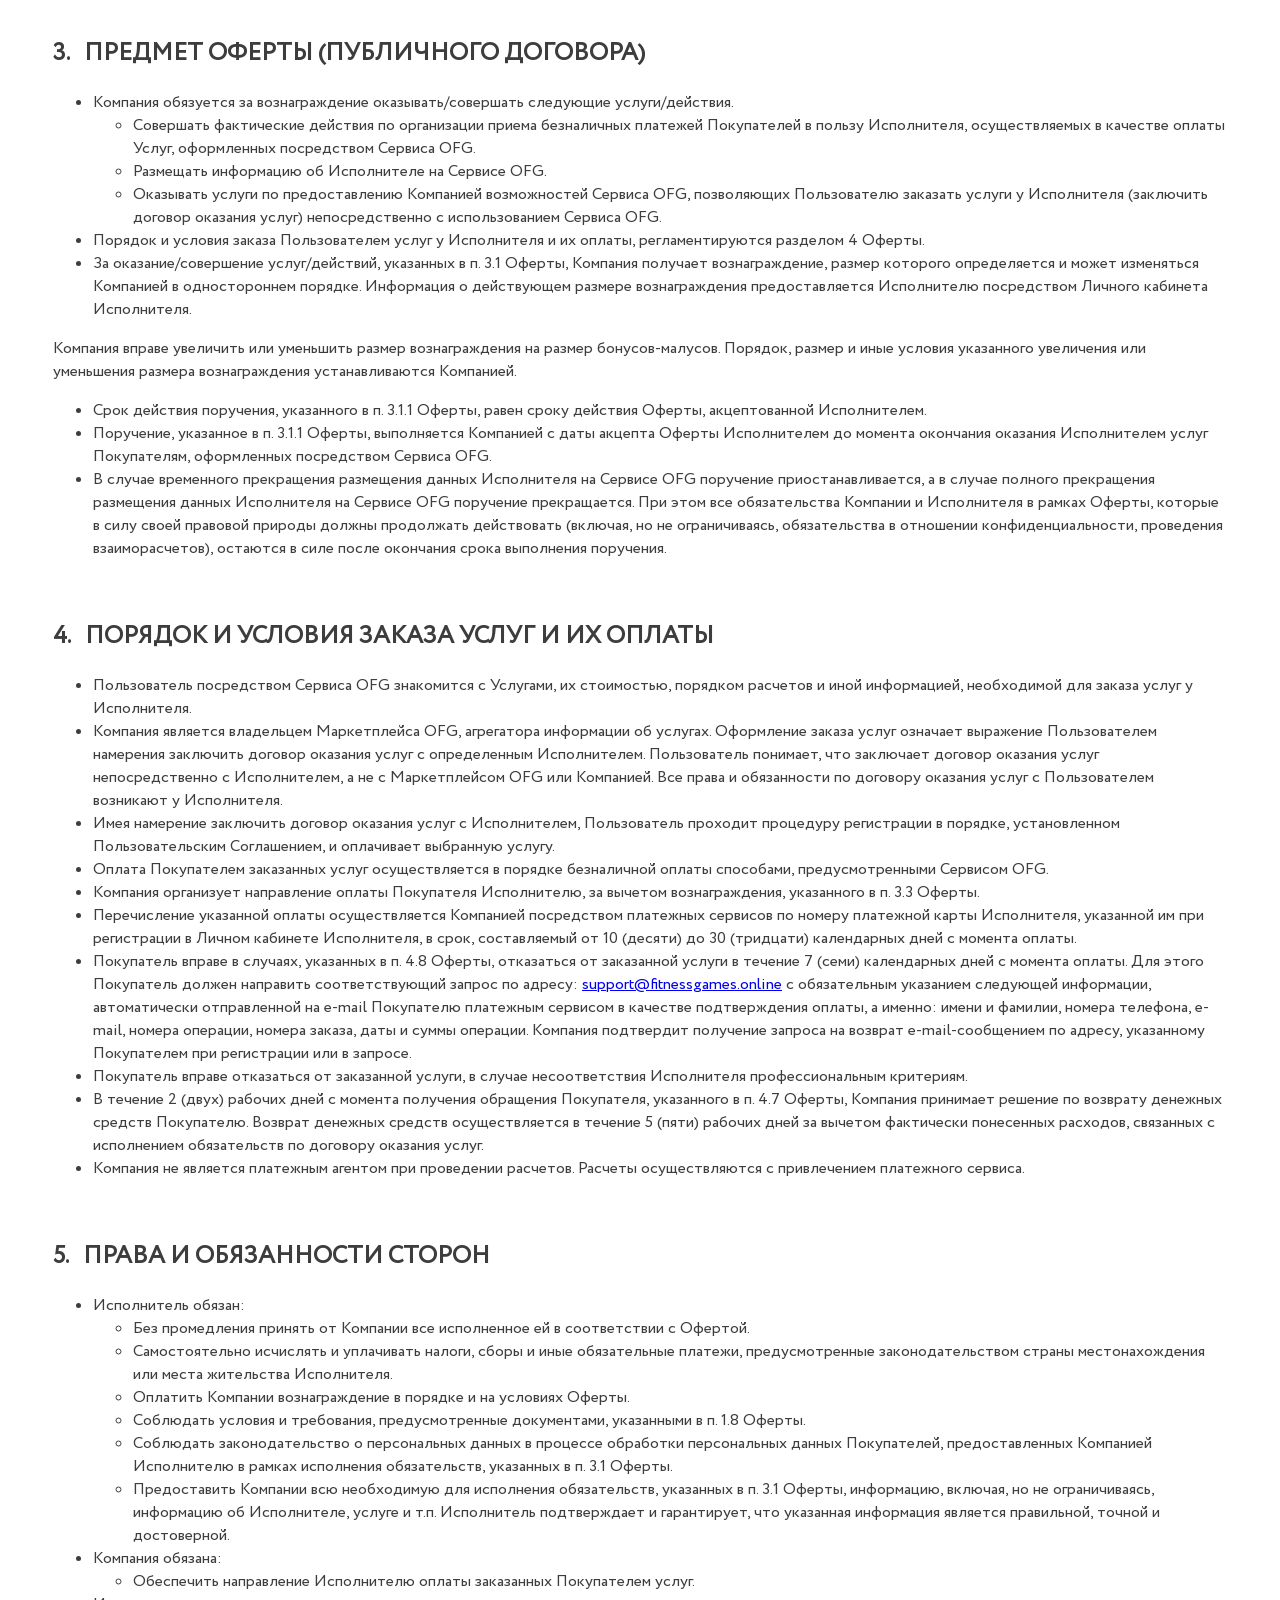
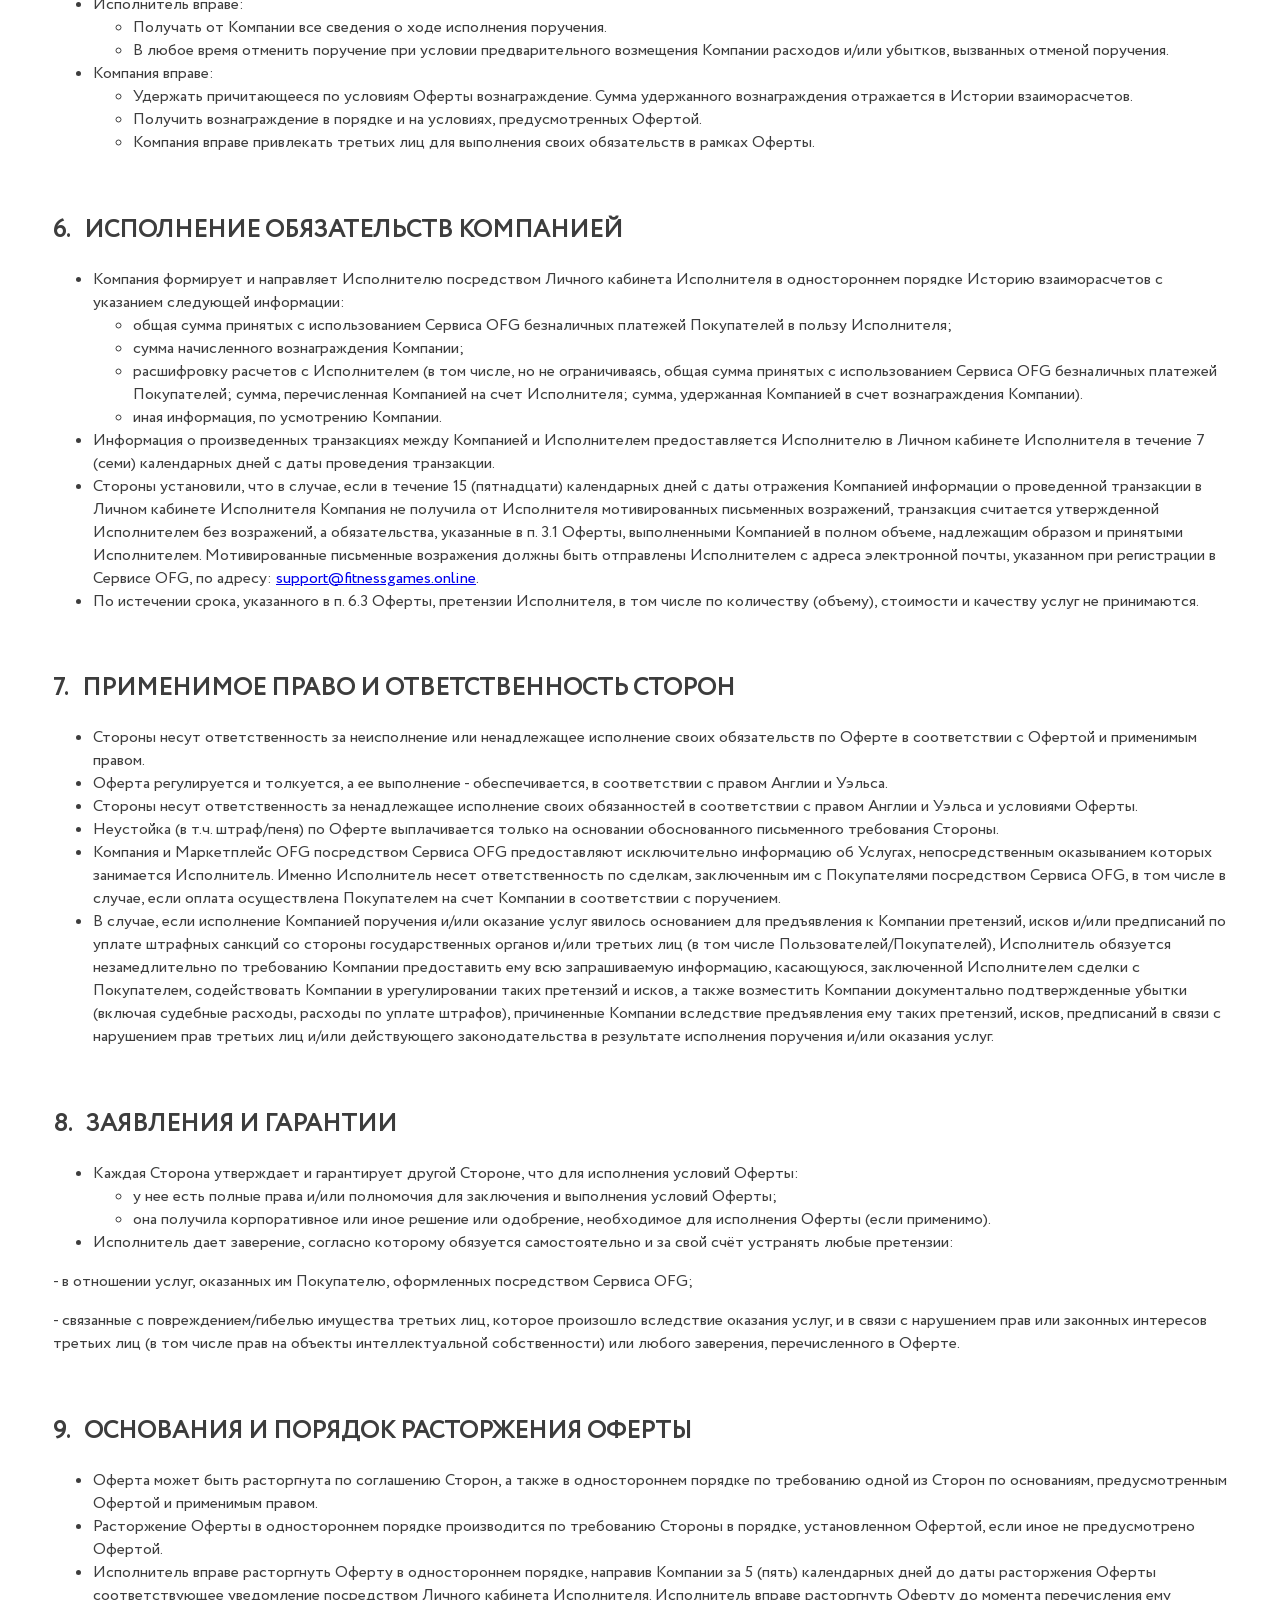
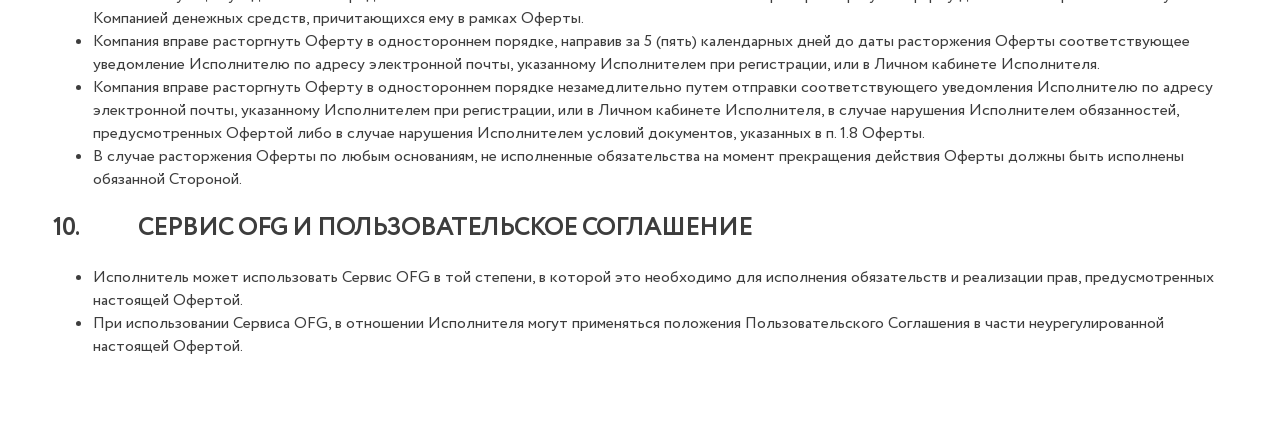
<file: docs/offer.html>
<!DOCTYPE html>
<html lang="en">
<head>
	<meta charset="UTF-8">
	<meta name="viewport" content="width=device-width, initial-scale=1.0">
	<title>Document</title>

	<style>
		@font-face {
			font-family: "Circe-Regular";
			src: url("../fonts/Circe-Regular.ttf");
		}
		body {
			background-color: #FFFFFF;
			font-family: Circe-Regular, sans-serif;
			color: #3D3D3D;
			padding: 45px;
		}
		body a:visited {
			color: blue;
		}
		body h1 {
			text-align: center;
		}
	</style>
</head>
<body>
<p><strong>&nbsp;</strong></p>
<h1><strong>ОФЕРТА (ПУБЛИЧНЫЙ ДОГОВОР)</strong></h1>
<p style="text-align: center"><strong>&laquo;</strong><strong>ONLINE </strong><strong>FITNESS </strong><strong>GAMES&raquo;</strong></p>
<p><strong>&nbsp;</strong></p>
<p><strong>&nbsp;</strong></p>
<p>&nbsp;</p>
<ol>
<li><a href="#_Toc44056234"> ОБЩИЕ ПОЛОЖЕНИЯ ТЕРМИНЫ И ОПРЕДЕЛЕНИЯ. 3</a></li>
<li><a href="#_Toc44056236"> РЕГИСТРАЦИЯ В СЕРВИСЕ OFG.. 4</a></li>
<li><a href="#_Toc44056237"> ПРЕДМЕТ ОФЕРТЫ (ПУБЛИЧНОГО ДОГОВОРА) 6</a></li>
<li><a href="#_Toc44056238"> ПОРЯДОК И УСЛОВИЯ ЗАКАЗА УСЛУГ И ИХ ОПЛАТЫ.. 7</a></li>
<li><a href="#_Toc44056239"> ПРАВА И ОБЯЗАННОСТИ СТОРОН.. 8</a></li>
<li><a href="#_Toc44056240"> ИСПОЛНЕНИЕ ОБЯЗАТЕЛЬСТВ КОМПАНИЕЙ.. 9</a></li>
<li><a href="#_Toc44056241"> ПРИМЕНИМОЕ ПРАВО И ОТВЕТСТВЕННОСТЬ СТОРОН.. 9</a></li>
<li><a href="#_Toc44056242"> ЗАЯВЛЕНИЯ И ГАРАНТИИ.. 10</a></li>
<li><a href="#_Toc44056243"> ОСНОВАНИЯ И ПОРЯДОК РАСТОРЖЕНИЯ ОФЕРТЫ.. 10</a></li>
<li><a href="#_Toc44056244"> СЕРВИС OFG И ПОЛЬЗОВАТЕЛЬСКОЕ СОГЛАШЕНИЕ. 11</a></li>
</ol>
<p>&nbsp;</p>
<h2><strong>&nbsp;</strong></h2>
<p></p>
<h2><a name="_Toc44056234"></a><strong>1.&nbsp;&nbsp; </strong><strong>ОБЩИЕ ПОЛОЖЕНИЯ</strong></h2>
<h2><a name="_Toc44056235"></a><strong>ТЕРМИНЫ И ОПРЕДЕЛЕНИЯ</strong></h2>
<ul>
<li><strong>Маркетплейс </strong><strong>Online </strong><strong>Fitness </strong><strong>Games (Маркетплейс </strong><strong>OFG) </strong>&ndash; информационно-справочная система (агрегатор), функционирующая посредством Сервиса OFG и содержащая информацию об услугах, предназначенную для потенциальных покупателей (потребителей) услуг.</li>
<li><strong>Сервис</strong> <strong>Online </strong><strong>Fitness </strong><strong>Games (Сервис </strong><strong>OFG) &ndash; </strong>Сайт, прикладные программы и мессенджеры, используемые Компанией, предоставляющие доступ к Маркетплейсу OFG.</li>
<li><strong>Содержание Сервиса </strong><strong>OFG</strong> &ndash; все объекты, доступные при помощи Сервиса OFG, в том числе элементы дизайна, текст, графические изображения, иллюстрации, видео, программы для ЭВМ, базы данных и другие объекты.</li>
<li><strong>Компания &ndash;</strong> компания O.F.G ONLINE FITNESS GAMES LTD, зарегистрированная в соответствии с законодательством Кипра, регистрационный номер: &Eta;&Epsilon; 402351, адрес регистрации: 6037, Кипр, Ларнака, Калимнос, 1, Кью Мерито, 2-й этаж.</li>
</ul>
<p>Компания и Маркетплейс OFG посредством Сервиса OFG предоставляют исключительно информацию об Услугах, непосредственным оказанием которых занимается Исполнитель. Именно Исполнитель несет ответственность по сделкам, заключенным им с Покупателями посредством Сервиса OFG, в том числе в случае, если оплата осуществлена Покупателем на счет Компании в соответствии с поручением.</p>
<ul>
<li><strong>Сайт</strong> - интернет-сайт, размещенный по адресу: <a href="https://fitnessgames.online/ru/" target="_blank">https://fitnessgames.online/</a></li>
<li><strong>Пользователь</strong>&ndash; лицо, являющееся посетителем или пользователем Сервиса OFG.</li>
<li><strong>Покупатель</strong> &ndash; Пользователь, осуществляющий приобретение Услуг у Исполнителя посредством Сервиса OFG.</li>
<li><strong>Исполнитель </strong>&ndash; лицо, акцептовавшее Оферту и непосредственно оказывающее Услуги Покупателю, приобретенные им посредством Сервиса OFG.</li>
</ul>
<p>Исполнитель, желающий акцептовать Оферту, подтверждает, что:</p>
<p>- ознакомился с условиями Пользовательского Соглашения, Оферты, а также с иными документами и информацией, доступными на Сайте, в полном объеме;</p>
<p>- принял все условия Пользовательского Соглашения, Оферты, а также иных документов, доступных на Сайте, в полном объеме без каких-либо изъятий и ограничений и обязуется их соблюдать или прекратить использование Сервиса OFG;</p>
<p>- соответствует профессиональным критериям, определенным Компанией для Исполнителей;</p>
<p>- согласен с тем, что Пользовательское Соглашение, Оферта, а также иные документы и информация, доступные на Сайте, могут быть изменены Компанией без каких-либо уведомлений;</p>
<p>- обязуется отслеживать любые изменения Пользовательского Соглашения, Оферты, а также иных документов, доступных на Сайте, а также знакомиться с ними в полном объеме;</p>
<p>- заключение Оферты не исключает возможность заключения иного договора между Исполнителем и Компанией напрямую. При этом, условия указанного договора могут отличаться от условий, изложенных в Оферте.</p>
<p>В случае несогласия Исполнителя с каким-либо из условий Оферты, Исполнитель не вправе использовать Сервис OFG. В случае если Компанией были внесены какие-либо изменения в Пользовательское Соглашение, с которыми Исполнитель не согласен, он обязан прекратить использование Сервиса OFG.</p>
<ul>
<li><strong>Оферта</strong> &ndash; настоящее предложение неопределенному кругу лиц, размещенное на Сайте и содержащее все существенные условия договора по совершению Компанией по поручению Исполнителя фактических действий по организации приема безналичных платежей Покупателей в пользу Исполнителя, осуществляемых в качестве оплаты Услуг, оформленных посредством Сервиса OFG, а также по оказанию Компанией иных услуг, перечисленных в п. 3.1 Оферты.</li>
<li><strong>Услуги</strong> &ndash; услуги в сфере фитнес индустрии и здорового образа жизни, оказываемые Исполнителем/Исполнителями и приобретаемые Покупателем посредством Сервиса OFG в порядке, установленном Офертой и Пользовательским Соглашением. Информация об Услугах размещена на Сайте.</li>
<li><strong>Пользовательское Соглашение (ПС, Соглашение)</strong> &ndash; документ, регламентирующий отношения Компании и Пользователей, возникающие при использовании Сервиса OFG, размещенный на Сайте.</li>
<li><strong>Акцепт Оферты</strong> &ndash; полное и безоговорочное, без каких-либо изъятий, принятие Исполнителем условий, содержащихся в Оферте путем регистрации Исполнителя на Сервисе OFG. Акцепт Оферты равносилен заключению письменного договора.</li>
<li><strong>Стороны / Сторона </strong>&ndash; Компания и Исполнитель / Компания или Исполнитель.</li>
<li><strong>Личный кабинет Исполнителя </strong>&ndash; программный интерфейс взаимодействия Исполнителя с Компанией, который содержит информацию об Исполнителе, данные статистики и иную информацию, а также может предоставлять возможность удаленного взаимодействия Исполнителя с Пользователем или Покупателем.</li>
<li><strong>История взаиморасчетов</strong> &ndash; электронный документ, составляемый Компанией в одностороннем порядке в формате выписки, доступной в Личном кабинете Исполнителя, в котором отражен факт исполнения Компанией обязательств, установленных Офертой.</li>
</ul>
<p>&nbsp;</p>
<h2><a name="_Toc44056236"></a><a name="_Toc43105875"></a><strong>2.&nbsp;&nbsp; </strong><strong>РЕГИСТРАЦИЯ В СЕРВИСЕ OFG</strong></h2>
<ul>
<li>Для присоединения к Оферте и вступления в отношения с Компанией, Исполнителю необходимо пройти процедуру регистрации, в результате которой для Исполнителя будет создана уникальная учетная запись (Личный кабинет Исполнителя).</li>
<li>Для регистрации Исполнитель обязуется предоставить достоверную и полную информацию о себе в объеме, указанном в форме регистрации, и поддерживать эту информацию в актуальном состоянии. Если Исполнитель предоставляет неверную информацию или у Компании есть основания полагать, что предоставленная Исполнителем информация неполная или недостоверна, Компания имеет право по своему усмотрению заблокировать либо удалить учетную запись Исполнителя и отказать Исполнителю в использовании всех или отдельных возможностей Сервиса OFG.</li>
<li>Только дееспособные лица имеют право производить регистрацию от собственного имени в Сервисе OFG. Запрещается предоставлять заведомо ложные сведения о себе, своем возрасте, состоянии здоровья и т.п. Запрещается регистрироваться более одного раза или от имени другого лица.</li>
<li>Компания сохраняет за собой право ограничить использование всех или отдельных возможностей Сервиса OFG при наличии веской причины, а также удалить учетную запись Исполнителя без направления соответствующего уведомления, а также без ответственности перед Исполнителем или любым иным лицом.</li>
<li>Компания оставляет за собой право в любой момент потребовать от Исполнителя подтверждения данных, указанных при регистрации в учетной записи Исполнителя на Сервисе OFG и содержащих информацию об Исполнителе, а также иную информацию, связанную с использованием Сервиса OFG, доступную Исполнителю после авторизации с использованием учетной записи Исполнителя на Сервисе OFG.</li>
</ul>
<p>Для целей проверки заявленных Исполнителем данных Компания вправе запросить подтверждающие документы (в частности - документы, удостоверяющие личность), непредоставление которых, по усмотрению Компании, может быть приравнено к предоставлению недостоверной информации и повлечь последствия, предусмотренные п.&nbsp;2.4 Оферты.</p>
<p>В случае, если данные Исполнителя, указанные в предоставленных им документах, не соответствуют данным, указанным при регистрации, а также в случае, когда данные, указанные при регистрации, не позволяют идентифицировать Исполнителя, Компания вправе отказать Исполнителю в доступе к учетной записи и использовании Сервиса OFG.</p>
<ul>
<li>Исполнитель проходит регистрацию в порядке, установленном Компанией.</li>
<li>Исполнитель самостоятельно несет ответственность за безопасность (в том числе устойчивость к угадыванию) выбранных им средств для доступа к учетной записи, а также самостоятельно обеспечивает их конфиденциальность. Исполнитель самостоятельно несет ответственность за все действия (а также их последствия) в рамках или с использованием Сервиса OFG под учетной записью Исполнителя, включая случаи добровольной передачи Исполнителем данных для доступа к учетной записи Исполнителя третьим лицам на любых условиях (в том числе по договорам или соглашениям). При этом все действия в рамках или с использованием Сервиса OFG под учетной записью Исполнителя считаются произведенными самим Исполнителем, за исключением случаев, когда Исполнитель, в порядке, предусмотренном п. 2.8 Оферты, уведомил Компанию о несанкционированном доступе к Сервису OFG с использованием учетной записи Исполнителя и/или о любом нарушении (подозрениях о нарушении) конфиденциальности своих средств доступа к учетной записи (номера мобильного телефона, пароля или средств двухфакторной аутентификации).</li>
<li>Исполнитель обязан немедленно уведомить Компанию о любом случае несанкционированного (не разрешенного Исполнителем) доступа к Сервису OFG с использованием учетной записи Исполнителя и/или о любом нарушении (подозрениях о нарушении) конфиденциальности своих средств доступа к учетной записи. В целях безопасности Исполнитель обязан самостоятельно осуществлять безопасное завершение работы под своей учетной записью (кнопка &laquo;Выход&raquo;) по окончании каждой сессии работы с Сервисом OFG. Компания не отвечает за возможную потерю или порчу данных, а также другие последствия любого характера, которые могут произойти из-за нарушения Исполнителем положений этой части Оферты.</li>
<li><strong>Прекращение регистрации</strong>. Компания вправе заблокировать или удалить учетную запись Исполнителя, а также запретить доступ с использованием какой-либо учетной записи к Сервису OFG, и удалить любой контент без объяснения причин, в том числе в случае нарушения Исполнителем условий Оферты или условий иных документов, предусмотренных п. 1.8 Оферты, а также в случае неиспользования каких-либо возможностей Сервиса.</li>
<li><strong>Удаление учетной записи Исполнителя. </strong>Исполнитель вправе в любой момент удалить свою учетную запись или при наличии соответствующей функции прекратить ее действие. При этом, результаты деятельности Исполнителя, связанные с оказанием услуг Покупателю, принадлежат Компании и остаются в её распоряжении на неограниченный срок.</li>
<li>Компания вправе посылать Исполнителям информационные сообщения. Используя Сервис OFG, Исполнитель также дает свое согласие на получение сообщений рекламного характера. Исполнитель вправе отказаться от получения сообщений рекламного характера путем использования соответствующего функционала Сервиса OFG.</li>
<li>При использовании Сервиса OFG Исполнитель дает свое согласие на получение сообщений информационного характера в электронной форме. Предоставление Исполнителю указанной информации необходимо для использования им Сервиса OFG и надлежащего исполнения обязательств, предусмотренных настоящей Офертой. Если Исполнитель не согласен с условиями настоящего пункта, ему следует воздерживаться от использования Сервиса OFG и вступления в отношения с Компанией.&nbsp;</li>
</ul>
<p>&nbsp;</p>
<h2><a name="_Toc44056237"></a><strong>3.&nbsp;&nbsp; </strong><strong>ПРЕДМЕТ ОФЕРТЫ (ПУБЛИЧНОГО ДОГОВОРА)</strong></h2>
<ul>
<li>Компания обязуется за вознаграждение оказывать/совершать следующие услуги/действия.
<ul>
<li>Совершать фактические действия по организации приема безналичных платежей Покупателей в пользу Исполнителя, осуществляемых в качестве оплаты Услуг, оформленных посредством Сервиса OFG.</li>
<li>Размещать информацию об Исполнителе на Сервисе OFG.</li>
<li>Оказывать услуги по предоставлению Компанией возможностей Сервиса OFG, позволяющих Пользователю заказать услуги у Исполнителя (заключить договор оказания услуг) непосредственно с использованием Сервиса OFG.</li>
</ul>
</li>
<li>Порядок и условия заказа Пользователем услуг у Исполнителя и их оплаты, регламентируются разделом 4 Оферты.</li>
<li>За оказание/совершение услуг/действий, указанных в п. 3.1 Оферты, Компания получает вознаграждение, размер которого определяется и может изменяться Компанией в одностороннем порядке. Информация о действующем размере вознаграждения предоставляется Исполнителю посредством Личного кабинета Исполнителя.</li>
</ul>
<p>Компания вправе увеличить или уменьшить размер вознаграждения на размер бонусов-малусов. Порядок, размер и иные условия указанного увеличения или уменьшения размера вознаграждения устанавливаются Компанией.</p>
<ul>
<li>Срок действия поручения, указанного в п. 3.1.1 Оферты, равен сроку действия Оферты, акцептованной Исполнителем.</li>
<li>Поручение, указанное в п. 3.1.1 Оферты, выполняется Компанией с даты акцепта Оферты Исполнителем до момента окончания оказания Исполнителем услуг Покупателям, оформленных посредством Сервиса OFG.</li>
<li>В случае временного прекращения размещения данных Исполнителя на Сервисе OFG поручение приостанавливается, а в случае полного прекращения размещения данных Исполнителя на Сервисе OFG поручение прекращается. При этом все обязательства Компании и Исполнителя в рамках Оферты, которые в силу своей правовой природы должны продолжать действовать (включая, но не ограничиваясь, обязательства в отношении конфиденциальности, проведения взаиморасчетов), остаются в силе после окончания срока выполнения поручения.</li>
</ul>
<p>&nbsp;</p>
<h2><a name="_Toc44056238"></a><strong>4.&nbsp;&nbsp; </strong><strong>ПОРЯДОК И УСЛОВИЯ ЗАКАЗА УСЛУГ И ИХ ОПЛАТЫ</strong></h2>
<ul>
<li>Пользователь посредством Сервиса OFG знакомится с Услугами, их стоимостью, порядком расчетов и иной информацией, необходимой для заказа услуг у Исполнителя.</li>
<li>Компания является владельцем Маркетплейса OFG, агрегатора информации об услугах. Оформление заказа услуг означает выражение Пользователем намерения заключить договор оказания услуг с определенным Исполнителем. Пользователь понимает, что заключает договор оказания услуг непосредственно с Исполнителем, а не с Маркетплейсом OFG или Компанией. Все права и обязанности по договору оказания услуг с Пользователем возникают у Исполнителя.</li>
<li>Имея намерение заключить договор оказания услуг с Исполнителем, Пользователь проходит процедуру регистрации в порядке, установленном Пользовательским Соглашением, и оплачивает выбранную услугу.</li>
<li>Оплата Покупателем заказанных услуг осуществляется в порядке безналичной оплаты способами, предусмотренными Сервисом OFG.</li>
<li>Компания организует направление оплаты Покупателя Исполнителю, за вычетом вознаграждения, указанного в п. 3.3 Оферты.</li>
<li>Перечисление указанной оплаты осуществляется Компанией посредством платежных сервисов по номеру платежной карты Исполнителя, указанной им при регистрации в Личном кабинете Исполнителя, в срок, составляемый от 10 (десяти) до 30 (тридцати) календарных дней с момента оплаты.</li>
<li>Покупатель вправе в случаях, указанных в п. 4.8 Оферты, отказаться от заказанной услуги в течение 7 (семи) календарных дней с момента оплаты. Для этого Покупатель должен направить соответствующий запрос по адресу: <a href="mailto:support@fitnessgames.online">support@fitnessgames.online</a> с обязательным указанием следующей информации, автоматически отправленной на e-mail Покупателю платежным сервисом в качестве подтверждения оплаты, а именно: имени и фамилии, номера телефона, e-mail, номера операции, номера заказа, даты и суммы операции. Компания подтвердит получение запроса на возврат e-mail-сообщением по адресу, указанному Покупателем при регистрации или в запросе.</li>
<li>Покупатель вправе отказаться от заказанной услуги, в случае несоответствия Исполнителя профессиональным критериям.</li>
<li>В течение 2 (двух) рабочих дней с момента получения обращения Покупателя, указанного в п. 4.7 Оферты, Компания принимает решение по возврату денежных средств Покупателю. Возврат денежных средств осуществляется в течение 5 (пяти) рабочих дней за вычетом фактически понесенных расходов, связанных с исполнением обязательств по договору оказания услуг.</li>
<li>Компания не является платежным агентом при проведении расчетов. Расчеты осуществляются с привлечением платежного сервиса.</li>
</ul>
<p>&nbsp;</p>
<h2><a name="_Toc44056239"></a><strong>5.&nbsp;&nbsp; </strong><strong>ПРАВА И ОБЯЗАННОСТИ СТОРОН</strong></h2>
<ul>
<li>Исполнитель обязан:
<ul>
<li>Без промедления принять от Компании все исполненное ей в соответствии с Офертой.</li>
<li>Самостоятельно исчислять и уплачивать налоги, сборы и иные обязательные платежи, предусмотренные законодательством страны местонахождения или места жительства Исполнителя.</li>
<li>Оплатить Компании вознаграждение в порядке и на условиях Оферты.</li>
<li>Соблюдать условия и требования, предусмотренные документами, указанными в п. 1.8 Оферты.</li>
<li>Соблюдать законодательство о персональных данных в процессе обработки персональных данных Покупателей, предоставленных Компанией Исполнителю в рамках исполнения обязательств, указанных в п. 3.1 Оферты.</li>
<li>Предоставить Компании всю необходимую для исполнения обязательств, указанных в п. 3.1 Оферты, информацию, включая, но не ограничиваясь, информацию об Исполнителе, услуге и т.п. Исполнитель подтверждает и гарантирует, что указанная информация является правильной, точной и достоверной.</li>
</ul>
</li>
<li>Компания обязана:
<ul>
<li>Обеспечить направление Исполнителю оплаты заказанных Покупателем услуг.</li>
</ul>
</li>
<li>Исполнитель вправе:
<ul>
<li>Получать от Компании все сведения о ходе исполнения поручения.</li>
<li>В любое время отменить поручение при условии предварительного возмещения Компании расходов и/или убытков, вызванных отменой поручения.</li>
</ul>
</li>
<li>Компания вправе:
<ul>
<li>Удержать причитающееся по условиям Оферты вознаграждение. Сумма удержанного вознаграждения отражается в Истории взаиморасчетов.</li>
<li>Получить вознаграждение в порядке и на условиях, предусмотренных Офертой.</li>
<li>Компания вправе привлекать третьих лиц для выполнения своих обязательств в рамках Оферты.</li>
</ul>
</li>
</ul>
<p>&nbsp;</p>
<h2><a name="_Toc44056240"></a><strong>6.&nbsp;&nbsp; </strong><strong>ИСПОЛНЕНИЕ ОБЯЗАТЕЛЬСТВ КОМПАНИЕЙ</strong></h2>
<ul>
<li>Компания формирует и направляет Исполнителю посредством Личного кабинета Исполнителя в одностороннем порядке Историю взаиморасчетов с указанием следующей информации:
<ul>
<li>общая сумма принятых с использованием Сервиса OFG безналичных платежей Покупателей в пользу Исполнителя;</li>
<li>сумма начисленного вознаграждения Компании;</li>
<li>расшифровку расчетов с Исполнителем (в том числе, но не ограничиваясь, общая сумма принятых с использованием Сервиса OFG безналичных платежей Покупателей; сумма, перечисленная Компанией на счет Исполнителя; сумма, удержанная Компанией в счет вознаграждения Компании).</li>
<li>иная информация, по усмотрению Компании.</li>
</ul>
</li>
<li>Информация о произведенных транзакциях между Компанией и Исполнителем предоставляется Исполнителю в Личном кабинете Исполнителя в течение 7 (семи) календарных дней с даты проведения транзакции.</li>
<li>Стороны установили, что в случае, если в течение 15 (пятнадцати) календарных дней с даты отражения Компанией информации о проведенной транзакции в Личном кабинете Исполнителя Компания не получила от Исполнителя мотивированных письменных возражений, транзакция считается утвержденной Исполнителем без возражений, а обязательства, указанные в п. 3.1 Оферты, выполненными Компанией в полном объеме, надлежащим образом и принятыми Исполнителем. Мотивированные письменные возражения должны быть отправлены Исполнителем с адреса электронной почты, указанном при регистрации в Сервисе OFG, по адресу: <a href="mailto:support@fitnessgames.online">support@fitnessgames.online</a>.</li>
<li>По истечении срока, указанного в п. 6.3 Оферты, претензии Исполнителя, в том числе по количеству (объему), стоимости и качеству услуг не принимаются.</li>
</ul>
<p>&nbsp;</p>
<h2><a name="_Toc44056241"></a><strong>7.&nbsp;&nbsp; </strong><strong>ПРИМЕНИМОЕ ПРАВО И ОТВЕТСТВЕННОСТЬ СТОРОН</strong></h2>
<ul>
<li>Стороны несут ответственность за неисполнение или ненадлежащее исполнение своих обязательств по Оферте в соответствии с Офертой и применимым правом.</li>
<li>Оферта регулируется и толкуется, а ее выполнение - обеспечивается, в соответствии с правом Англии и Уэльса.</li>
<li>Стороны несут ответственность за ненадлежащее исполнение своих обязанностей в соответствии с правом Англии и Уэльса и условиями Оферты.</li>
<li>Неустойка (в т.ч. штраф/пеня) по Оферте выплачивается только на основании обоснованного письменного требования Стороны.</li>
<li>Компания и Маркетплейс OFG посредством Сервиса OFG предоставляют исключительно информацию об Услугах, непосредственным оказыванием которых занимается Исполнитель. Именно Исполнитель несет ответственность по сделкам, заключенным им с Покупателями посредством Сервиса OFG, в том числе в случае, если оплата осуществлена Покупателем на счет Компании в соответствии с поручением.</li>
<li>В случае, если исполнение Компанией поручения и/или оказание услуг явилось основанием для предъявления к Компании претензий, исков и/или предписаний по уплате штрафных санкций со стороны государственных органов и/или третьих лиц (в том числе Пользователей/Покупателей), Исполнитель обязуется незамедлительно по требованию Компании предоставить ему всю запрашиваемую информацию, касающуюся, заключенной Исполнителем сделки с Покупателем, содействовать Компании в урегулировании таких претензий и исков, а также возместить Компании документально подтвержденные убытки (включая судебные расходы, расходы по уплате штрафов), причиненные Компании вследствие предъявления ему таких претензий, исков, предписаний в связи с нарушением прав третьих лиц и/или действующего законодательства в результате исполнения поручения и/или оказания услуг.</li>
</ul>
<p>&nbsp;</p>
<h2><a name="_Toc44056242"></a><strong>8.&nbsp;&nbsp; </strong><strong>ЗАЯВЛЕНИЯ И ГАРАНТИИ</strong></h2>
<ul>
<li>Каждая Сторона утверждает и гарантирует другой Стороне, что для исполнения условий Оферты:
<ul>
<li>у нее есть полные права и/или полномочия для заключения и выполнения условий Оферты;</li>
<li>она получила корпоративное или иное решение или одобрение, необходимое для исполнения Оферты (если применимо).</li>
</ul>
</li>
<li>Исполнитель дает заверение, согласно которому обязуется самостоятельно и за свой счёт устранять любые претензии:</li>
</ul>
<p>- в отношении услуг, оказанных им Покупателю, оформленных посредством Сервиса OFG;</p>
<p>- связанные с повреждением/гибелью имущества третьих лиц, которое произошло вследствие оказания услуг, и в связи с нарушением прав или законных интересов третьих лиц (в том числе прав на объекты интеллектуальной собственности) или любого заверения, перечисленного в Оферте.</p>
<p>&nbsp;</p>
<h2><a name="_Toc44056243"></a><strong>9.&nbsp;&nbsp; </strong><strong>ОСНОВАНИЯ И ПОРЯДОК РАСТОРЖЕНИЯ ОФЕРТЫ</strong></h2>
<ul>
<li>Оферта может быть расторгнута по соглашению Сторон, а также в одностороннем порядке по требованию одной из Сторон по основаниям, предусмотренным Офертой и применимым правом.</li>
<li>Расторжение Оферты в одностороннем порядке производится по требованию Стороны в порядке, установленном Офертой, если иное не предусмотрено Офертой.</li>
<li>Исполнитель вправе расторгнуть Оферту в одностороннем порядке, направив Компании за 5 (пять) календарных дней до даты расторжения Оферты соответствующее уведомление посредством Личного кабинета Исполнителя. Исполнитель вправе расторгнуть Оферту до момента перечисления ему Компанией денежных средств, причитающихся ему в рамках Оферты.</li>
<li>Компания вправе расторгнуть Оферту в одностороннем порядке, направив за 5 (пять) календарных дней до даты расторжения Оферты соответствующее уведомление Исполнителю по адресу электронной почты, указанному Исполнителем при регистрации, или в Личном кабинете Исполнителя.</li>
<li>Компания вправе расторгнуть Оферту в одностороннем порядке незамедлительно путем отправки соответствующего уведомления Исполнителю по адресу электронной почты, указанному Исполнителем при регистрации, или в Личном кабинете Исполнителя, в случае нарушения Исполнителем обязанностей, предусмотренных Офертой либо в случае нарушения Исполнителем условий документов, указанных в п. 1.8 Оферты.</li>
<li>В случае расторжения Оферты по любым основаниям, не исполненные обязательства на момент прекращения действия Оферты должны быть исполнены обязанной Стороной.</li>
</ul>
<h2><a name="_Toc44056244"></a><strong>10.&nbsp;&nbsp;&nbsp;&nbsp;&nbsp;&nbsp;&nbsp;&nbsp;&nbsp;&nbsp;&nbsp; </strong><strong>СЕРВИС </strong><strong>OFG</strong><strong> И ПОЛЬЗОВАТЕЛЬСКОЕ СОГЛАШЕНИЕ</strong></h2>
<ul>
<li>Исполнитель может использовать Сервис OFG в той степени, в которой это необходимо для исполнения обязательств и реализации прав, предусмотренных настоящей Офертой.</li>
<li>При использовании Сервиса OFG, в отношении Исполнителя могут применяться положения Пользовательского Соглашения в части неурегулированной настоящей Офертой.</li>
</ul>
</body>
</html>
</file>
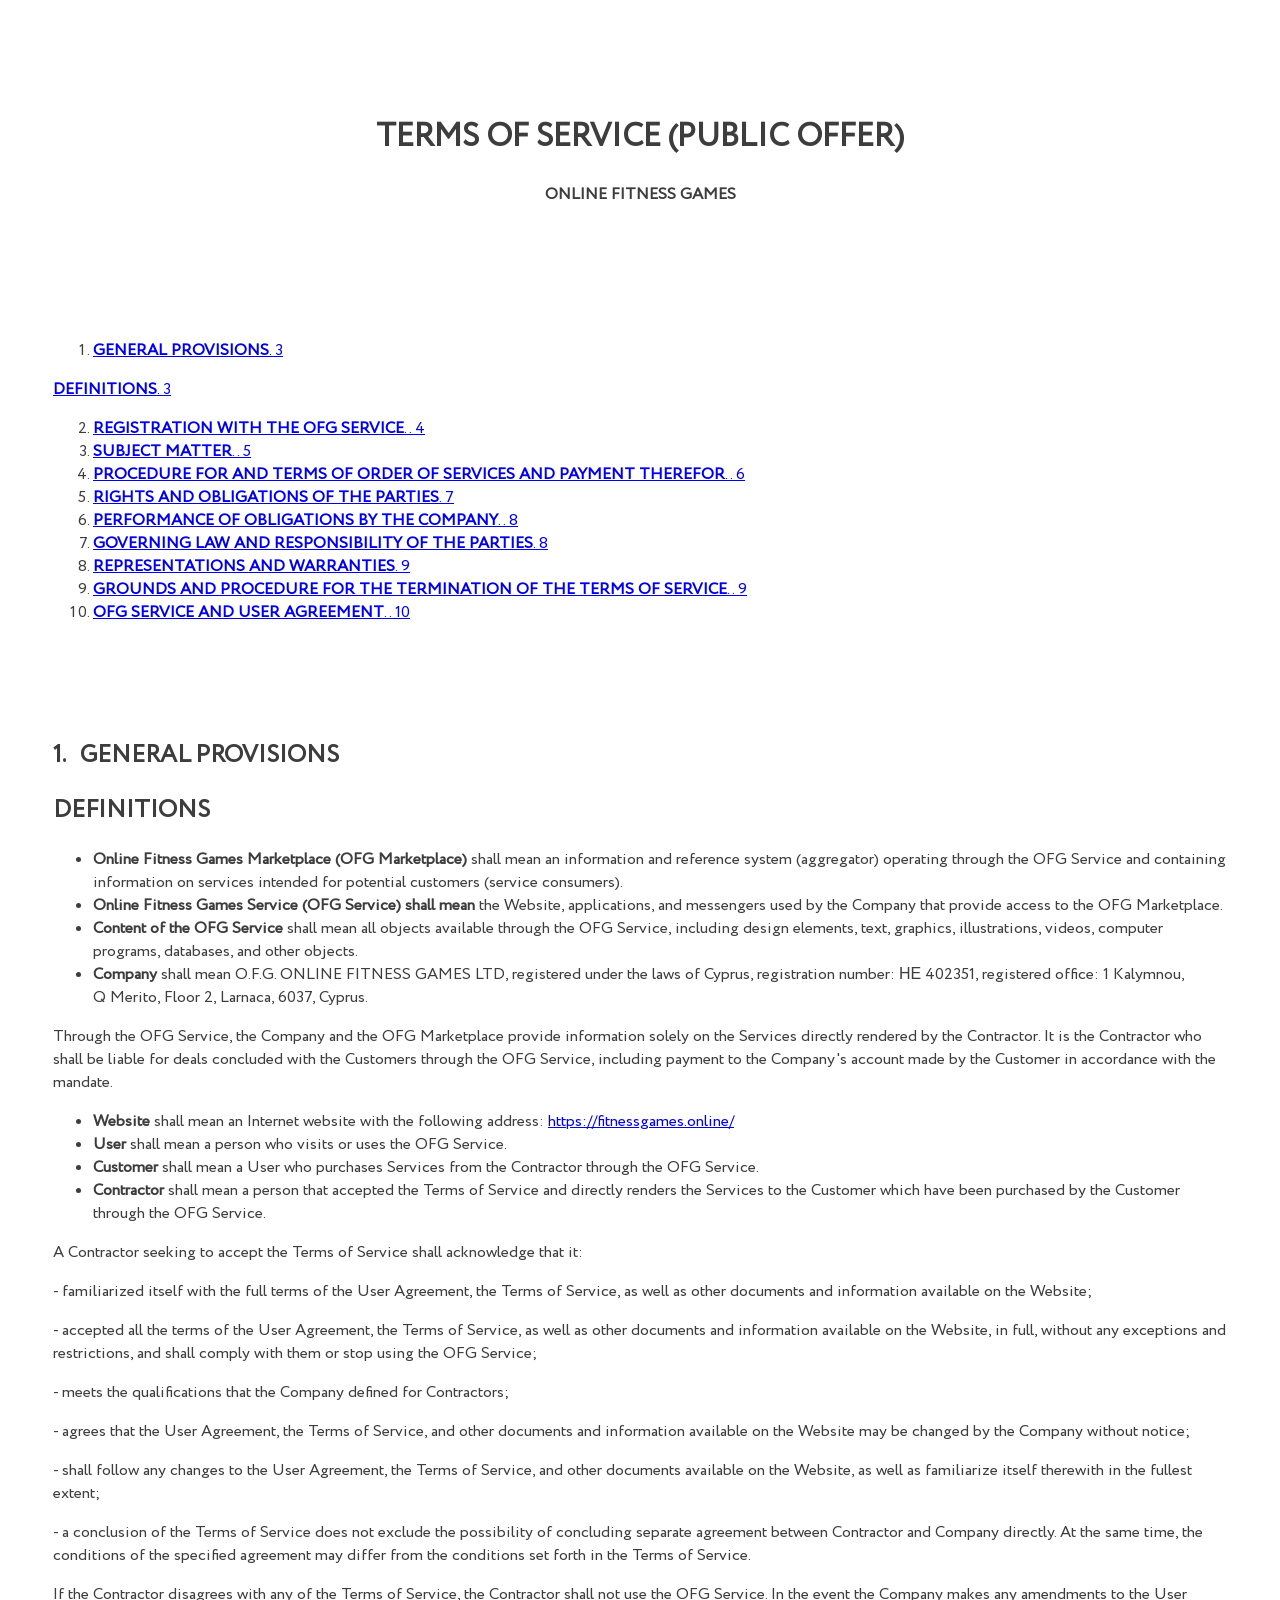
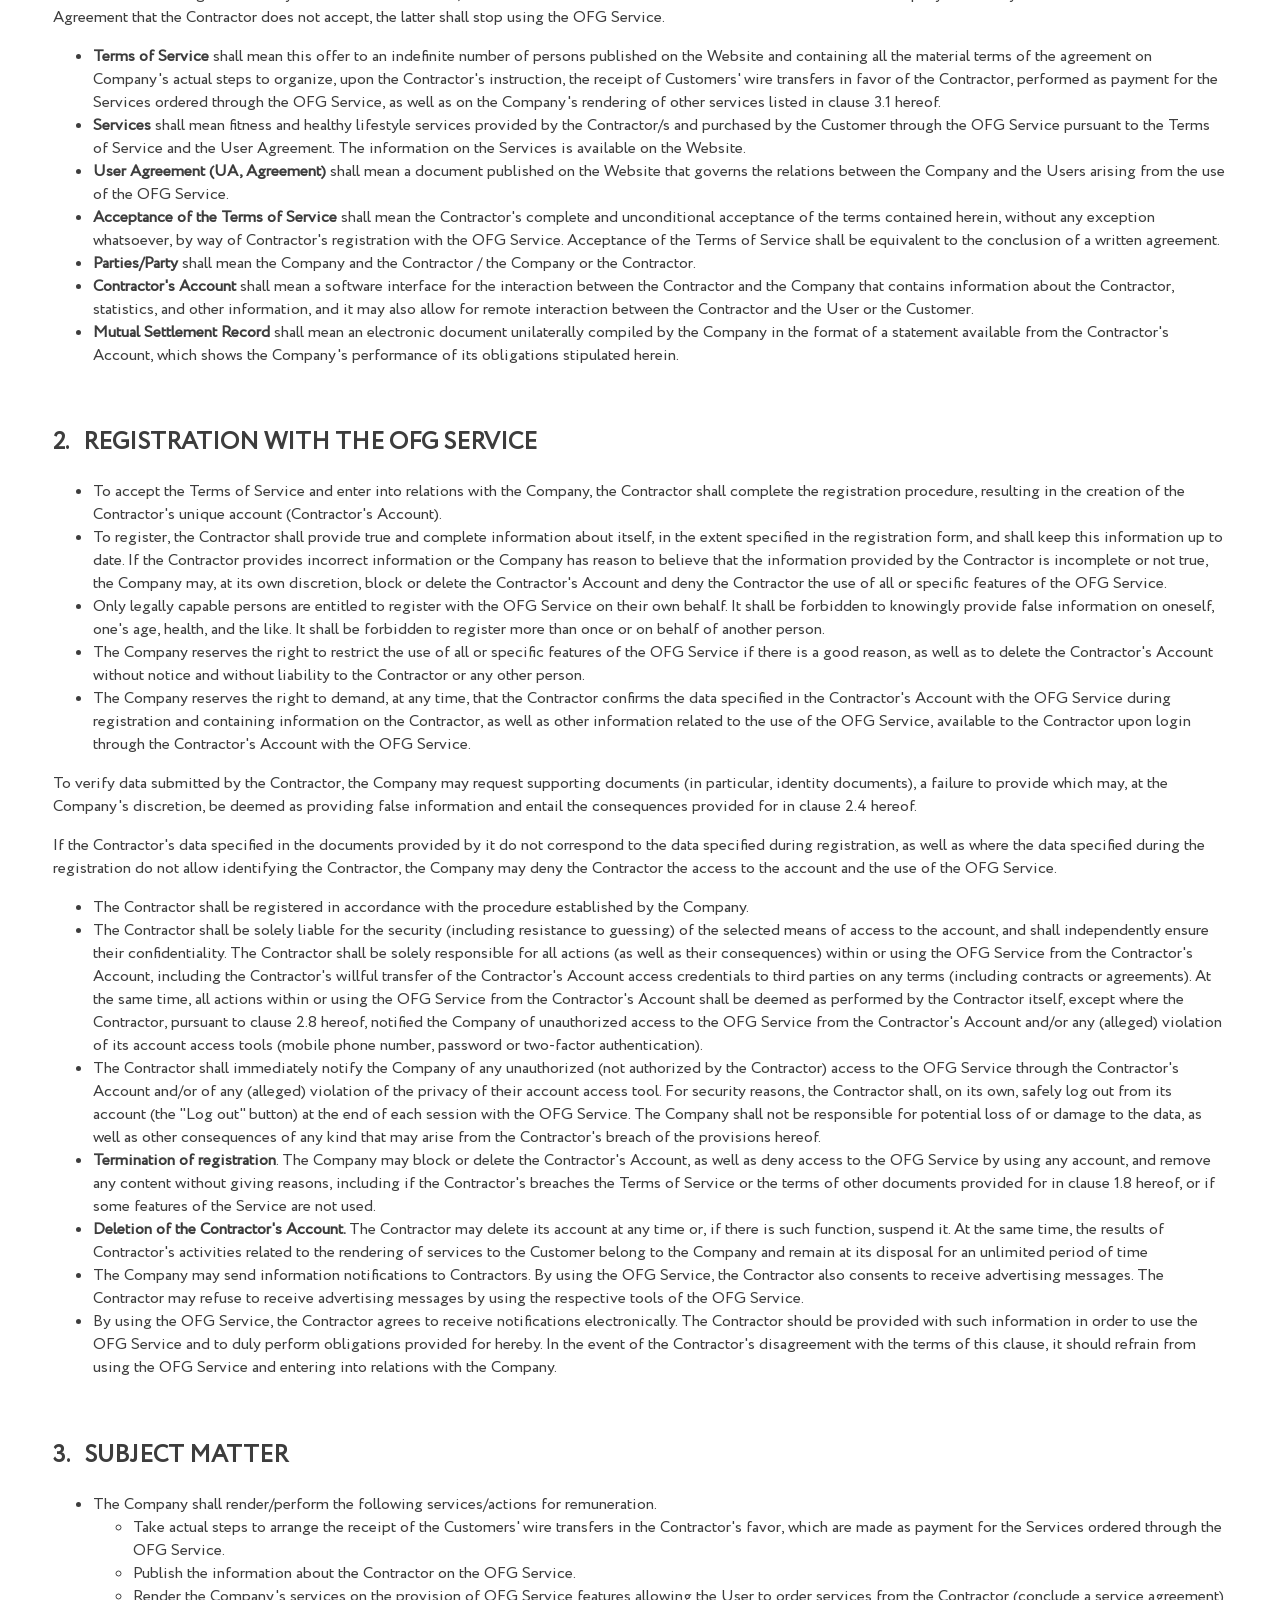
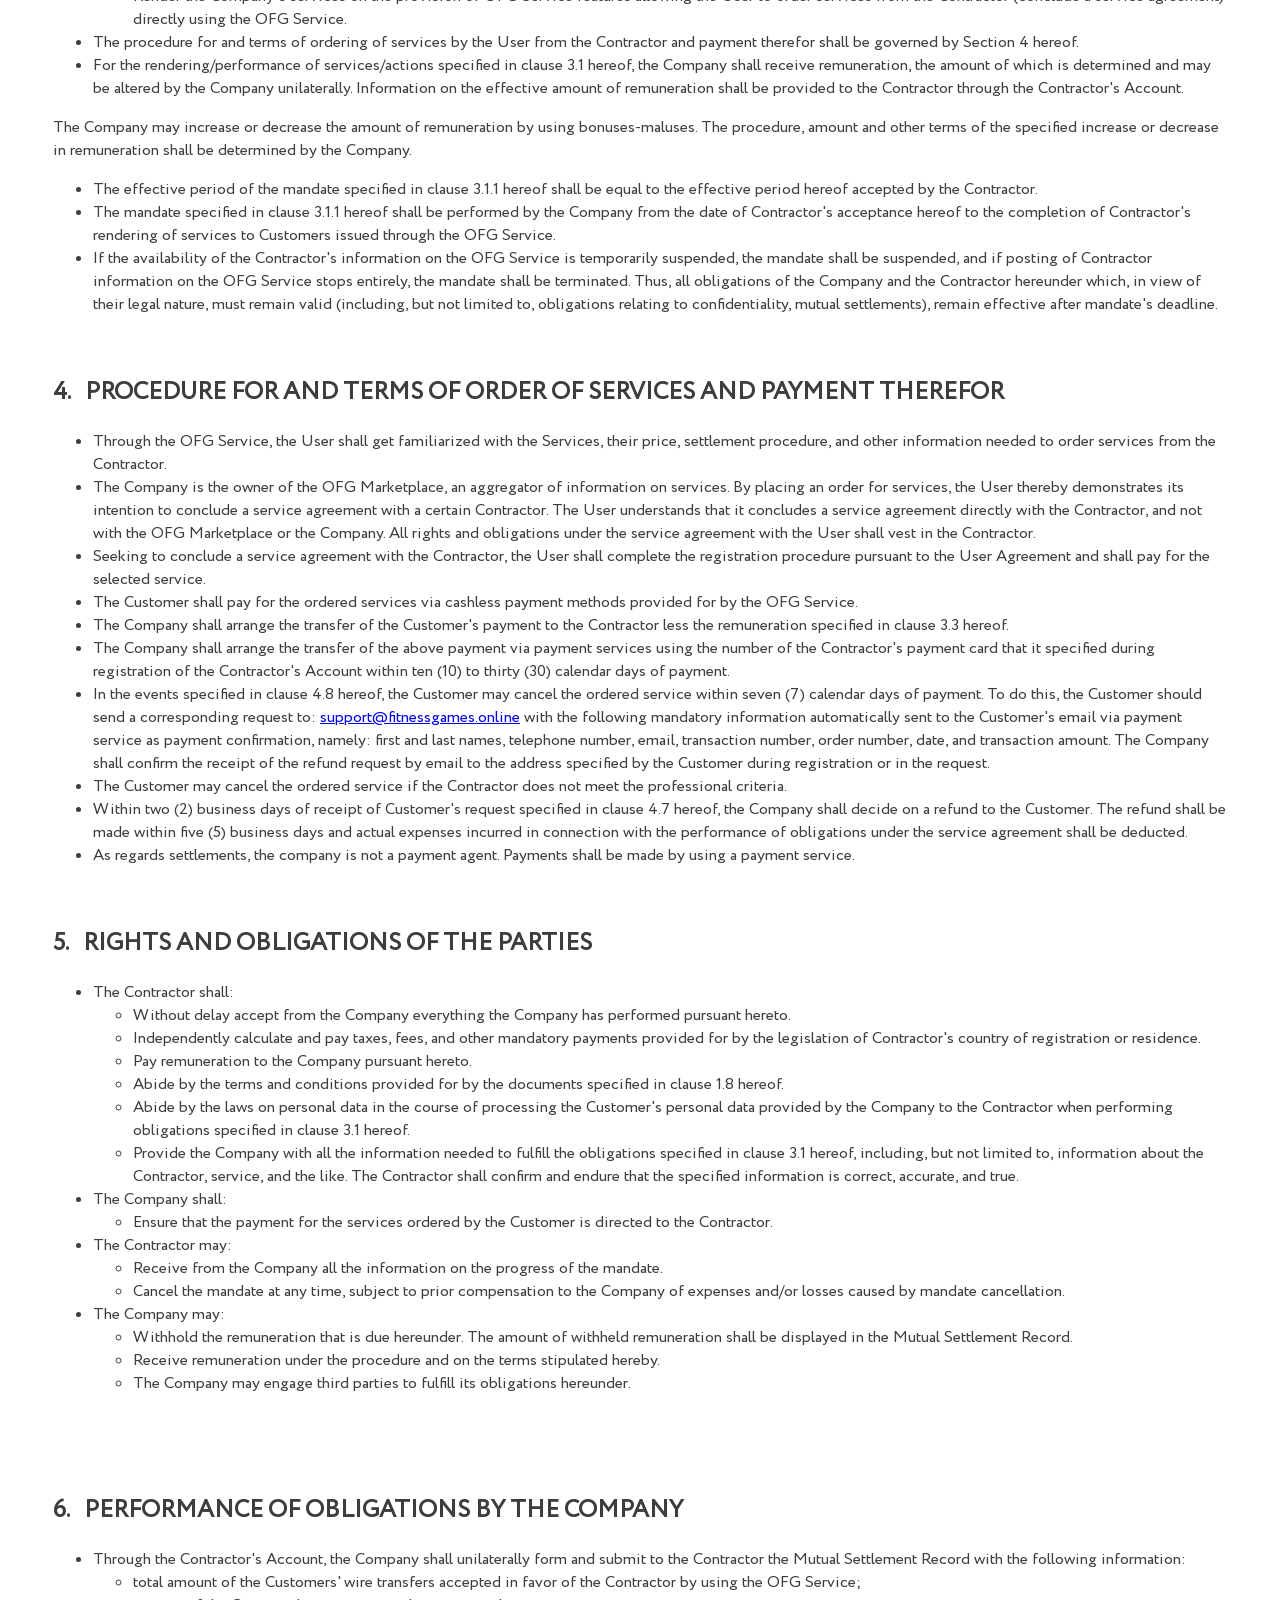
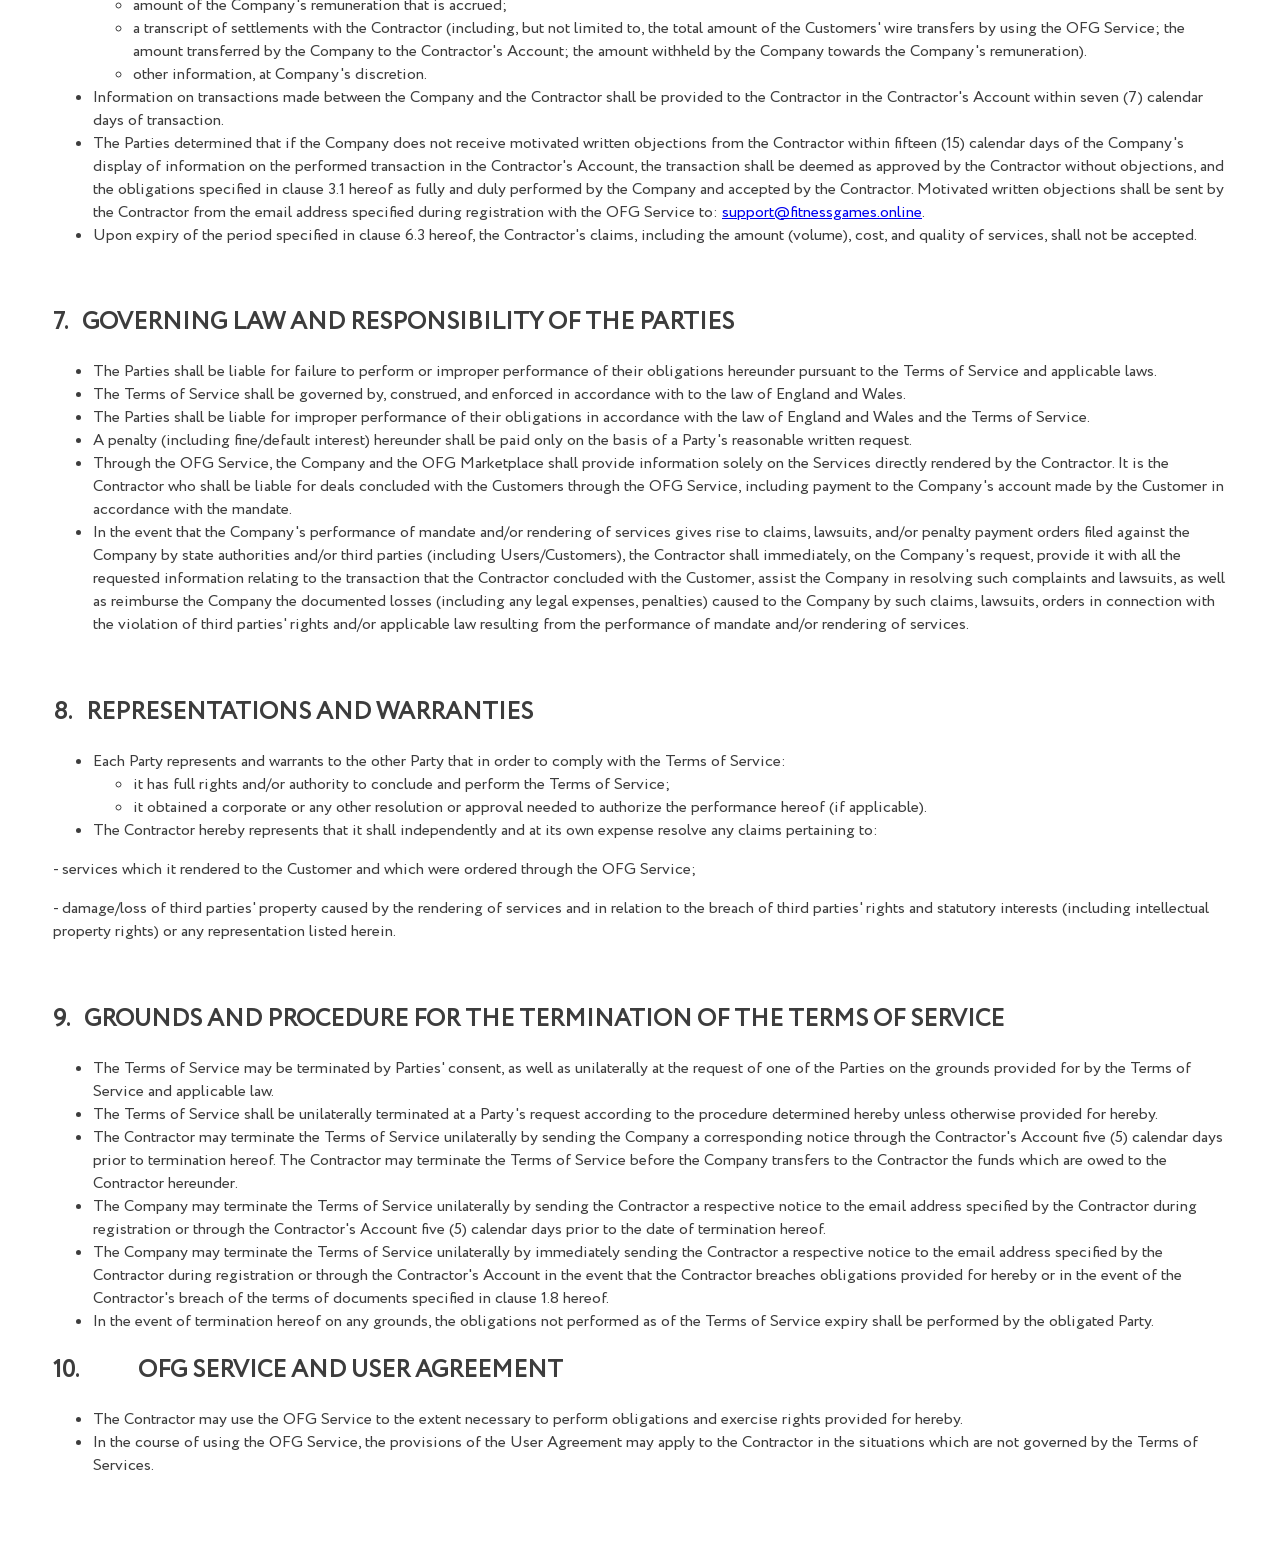
<file: docs/offer_en.html>
<!DOCTYPE html>
<html lang="en">
<head>
	<meta charset="UTF-8">
	<meta name="viewport" content="width=device-width, initial-scale=1.0">
	<title>Document</title>
	<style>
		@font-face {
			font-family: "Circe-Regular";
			src: url("../fonts/Circe-Regular.ttf");
		}
		body {
			background-color: #FFFFFF;
			font-family: Circe-Regular, sans-serif;
			color: #3D3D3D;
			padding: 45px;
		}
		body a:visited {
			color: blue;
		}
		body h1 {
			text-align: center;
		}
	</style>
</head>
<body>
<p><strong>&nbsp;</strong></p>
<h1 style="text-align: center;"><strong>TERMS OF SERVICE (PUBLIC OFFER)</strong></h1>
<p style="text-align: center;"><strong>ONLINE FITNESS GAMES</strong></p>
<p><strong>&nbsp;</strong></p>
<p><strong>&nbsp;</strong></p>
<p>&nbsp;</p>
<ol>
<li><a href="#_Toc46449457"><strong></strong> <strong>GENERAL PROVISIONS</strong>. 3</a></li>
</ol>
<p><a href="#_Toc46449458"><strong>DEFINITIONS</strong>. 3</a></p>
<ol start="2">
<li><a href="#_Toc46449459"><strong></strong> <strong>REGISTRATION WITH THE OFG SERVICE</strong>.. 4</a></li>
<li><a href="#_Toc46449460"><strong></strong> <strong>SUBJECT MATTER</strong>.. 5</a></li>
<li><a href="#_Toc46449461"><strong></strong> <strong>PROCEDURE FOR AND TERMS OF ORDER OF SERVICES AND PAYMENT THEREFOR</strong>.. 6</a></li>
<li><a href="#_Toc46449462"><strong></strong> <strong>RIGHTS AND OBLIGATIONS OF THE PARTIES</strong>. 7</a></li>
<li><a href="#_Toc46449463"><strong></strong> <strong>PERFORMANCE OF OBLIGATIONS BY THE COMPANY</strong>.. 8</a></li>
<li><a href="#_Toc46449464"><strong></strong> <strong>GOVERNING LAW AND RESPONSIBILITY OF THE PARTIES</strong>. 8</a></li>
<li><a href="#_Toc46449465"><strong></strong> <strong>REPRESENTATIONS AND WARRANTIES</strong>. 9</a></li>
<li><a href="#_Toc46449466"><strong></strong> <strong>GROUNDS AND PROCEDURE FOR THE TERMINATION OF THE TERMS OF SERVICE</strong>.. 9</a></li>
<li><a href="#_Toc46449467"><strong></strong> <strong>OFG SERVICE AND USER AGREEMENT</strong>.. 10</a></li>
</ol>
<p>&nbsp;</p>
<h2><strong>&nbsp;</strong></h2>
<p></p>
<h2><a name="_Toc46449457"></a><strong>1.&nbsp;&nbsp; </strong><strong>GENERAL PROVISIONS</strong></h2>
<h2><a name="_Toc46449458"></a><strong>DEFINITIONS</strong></h2>
<ul>
<li><strong>Online Fitness Games Marketplace (OFG Marketplace)</strong> shall mean an information and reference system (aggregator) operating through the OFG Service and containing information on services intended for potential customers (service consumers).</li>
<li><strong>Online Fitness Games Service (OFG Service) shall mean</strong> the Website, applications, and messengers used by the Company that provide access to the OFG Marketplace.</li>
<li><strong>Content of the OFG Service</strong> shall mean all objects available through the OFG Service, including design elements, text, graphics, illustrations, videos, computer programs, databases, and other objects.</li>
<li><strong>Company</strong> shall mean O.F.G. ONLINE FITNESS GAMES LTD, registered under the laws of Cyprus, registration number: &Eta;&Epsilon;&nbsp;402351, registered office:&nbsp;1&nbsp;Kalymnou, Q&nbsp;Merito, Floor&nbsp;2, Larnaca,&nbsp;6037, Cyprus.</li>
</ul>
<p>Through the OFG Service, the Company and the OFG Marketplace provide information solely on the Services directly rendered by the Contractor. It is the Contractor who shall be liable for deals concluded with the Customers through the OFG Service, including payment to the Company's account made by the Customer in accordance with the mandate.</p>
<ul>
<li><strong>Website</strong> shall mean an Internet website with the following address: <a href="https://fitnessgames.online/ru/">https://fitnessgames.online/</a></li>
<li><strong>User</strong> shall mean a person who visits or uses the OFG Service.</li>
<li><strong>Customer</strong> shall mean a User who purchases Services from the Contractor through the OFG Service.</li>
<li><strong>Contractor</strong> shall mean a person that accepted the Terms of Service and directly renders the Services to the Customer which have been purchased by the Customer through the OFG Service.</li>
</ul>
<p>A Contractor seeking to accept the Terms of Service shall acknowledge that it:</p>
<p>- familiarized itself with the full terms of the User Agreement, the Terms of Service, as well as other documents and information available on the Website;</p>
<p>- accepted all the terms of the User Agreement, the Terms of Service, as well as other documents and information available on the Website, in full, without any exceptions and restrictions, and shall comply with them or stop using the OFG Service;</p>
<p>- meets the qualifications that the Company defined for Contractors;</p>
<p>- agrees that the User Agreement, the Terms of Service, and other documents and information available on the Website may be changed by the Company without notice;</p>
<p>- shall follow any changes to the User Agreement, the Terms of Service, and other documents available on the Website, as well as familiarize itself therewith in the fullest extent;</p>
<p>- a conclusion of the Terms of Service does not exclude the possibility of concluding separate agreement between Contractor and Company directly. At the same time, the conditions of the specified agreement may differ from the conditions set forth in the Terms of Service.</p>
<p>If the Contractor disagrees with any of the Terms of Service, the Contractor shall not use the OFG Service. In the event the Company makes any amendments to the User Agreement that the Contractor does not accept, the latter shall stop using the OFG Service.</p>
<ul>
<li><strong>Terms of Service</strong> shall mean this offer to an indefinite number of persons published on the Website and containing all the material terms of the agreement on Company's actual steps to organize, upon the Contractor's instruction, the receipt of Customers' wire transfers in favor of the Contractor, performed as payment for the Services ordered through the OFG Service, as well as on the Company's rendering of other services listed in clause&nbsp;3.1&nbsp;hereof.</li>
<li><strong>Services</strong> shall mean fitness and healthy lifestyle services provided by the Contractor/s and purchased by the Customer through the OFG Service pursuant to the Terms of Service and the User Agreement. The information on the Services is available on the Website.</li>
<li><strong>User Agreement (UA, Agreement)</strong> shall mean a document published on the Website that governs the relations between the Company and the Users arising from the use of the OFG Service.</li>
<li><strong>Acceptance of the Terms of Service</strong> shall mean the Contractor's complete and unconditional acceptance of the terms contained herein, without any exception whatsoever, by way of Contractor's registration with the OFG Service. Acceptance of the Terms of Service shall be equivalent to the conclusion of a written agreement.</li>
<li><strong>Parties/Party</strong> shall mean the Company and the Contractor / the Company or the Contractor.</li>
<li><strong>Contractor's Account</strong> shall mean a software interface for the interaction between the Contractor and the Company that contains information about the Contractor, statistics, and other information, and it may also allow for remote interaction between the Contractor and the User or the Customer.</li>
<li><strong>Mutual Settlement Record</strong> shall mean an electronic document unilaterally compiled by the Company in the format of a statement available from the Contractor's Account, which shows the Company's performance of its obligations stipulated herein.</li>
</ul>
<p>&nbsp;</p>
<h2><a name="_Toc46449459"></a><a name="_Toc43105875"></a><strong>2.&nbsp;&nbsp; </strong><strong>REGISTRATION WITH THE OFG SERVICE</strong></h2>
<ul>
<li>To accept the Terms of Service and enter into relations with the Company, the Contractor shall complete the registration procedure, resulting in the creation of the Contractor's unique account (Contractor's Account).</li>
<li>To register, the Contractor shall provide true and complete information about itself, in the extent specified in the registration form, and shall keep this information up to date. If the Contractor provides incorrect information or the Company has reason to believe that the information provided by the Contractor is incomplete or not true, the Company may, at its own discretion, block or delete the Contractor's Account and deny the Contractor the use of all or specific features of the OFG Service.</li>
<li>Only legally capable persons are entitled to register with the OFG Service on their own behalf. It shall be forbidden to knowingly provide false information on oneself, one's age, health, and the like. It shall be forbidden to register more than once or on behalf of another person.</li>
<li>The Company reserves the right to restrict the use of all or specific features of the OFG Service if there is a good reason, as well as to delete the Contractor's Account without notice and without liability to the Contractor or any other person.</li>
<li>The Company reserves the right to demand, at any time, that the Contractor confirms the data specified in the Contractor's Account with the OFG Service during registration and containing information on the Contractor, as well as other information related to the use of the OFG Service, available to the Contractor upon login through the Contractor's Account with the OFG Service.</li>
</ul>
<p>To verify data submitted by the Contractor, the Company may request supporting documents (in particular, identity documents), a failure to provide which may, at the Company's discretion, be deemed as providing false information and entail the consequences provided for in clause&nbsp;2.4&nbsp;hereof.</p>
<p>If the Contractor's data specified in the documents provided by it do not correspond to the data specified during registration, as well as where the data specified during the registration do not allow identifying the Contractor, the Company may deny the Contractor the access to the account and the use of the OFG Service.</p>
<ul>
<li>The Contractor shall be registered in accordance with the procedure established by the Company.</li>
<li>The Contractor shall be solely liable for the security (including resistance to guessing) of the selected means of access to the account, and shall independently ensure their confidentiality. The Contractor shall be solely responsible for all actions (as well as their consequences) within or using the OFG Service from the Contractor's Account, including the Contractor's willful transfer of the Contractor's Account access credentials to third parties on any terms (including contracts or agreements). At the same time, all actions within or using the OFG Service from the Contractor's Account shall be deemed as performed by the Contractor itself, except where the Contractor, pursuant to clause&nbsp;2.8&nbsp;hereof, notified the Company of unauthorized access to the OFG Service from the Contractor's Account and/or any (alleged) violation of its account access tools (mobile phone number, password or two-factor authentication).</li>
<li>The Contractor shall immediately notify the Company of any unauthorized (not authorized by the Contractor) access to the OFG Service through the Contractor's Account and/or of any (alleged) violation of the privacy of their account access tool. For security reasons, the Contractor shall, on its own, safely log out from its account (the "Log out" button) at the end of each session with the OFG Service. The Company shall not be responsible for potential loss of or damage to the data, as well as other consequences of any kind that may arise from the Contractor's breach of the provisions hereof.</li>
<li><strong>Termination of registration</strong>. The Company may block or delete the Contractor's Account, as well as deny access to the OFG Service by using any account, and remove any content without giving reasons, including if the Contractor's breaches the Terms of Service or the terms of other documents provided for in clause&nbsp;1.8&nbsp;hereof, or if some features of the Service are not used.</li>
<li><strong>Deletion of the Contractor's Account. </strong>The Contractor may delete its account at any time or, if there is such function, suspend it. At the same time, the results of Contractor's activities related to the rendering of services to the Customer belong to the Company and remain at its disposal for an unlimited period of time</li>
<li>The Company may send information notifications to Contractors. By using the OFG Service, the Contractor also consents to receive advertising messages. The Contractor may refuse to receive advertising messages by using the respective tools of the OFG Service.</li>
<li>By using the OFG Service, the Contractor agrees to receive notifications electronically. The Contractor should be provided with such information in order to use the OFG Service and to duly perform obligations provided for hereby. In the event of the Contractor's disagreement with the terms of this clause, it should refrain from using the OFG Service and entering into relations with the Company.&nbsp;</li>
</ul>
<p>&nbsp;</p>
<h2><a name="_Toc46449460"></a><strong>3.&nbsp;&nbsp; </strong><strong>SUBJECT MATTER</strong></h2>
<ul>
<li>The Company shall render/perform the following services/actions for remuneration.
<ul>
<li>Take actual steps to arrange the receipt of the Customers' wire transfers in the Contractor's favor, which are made as payment for the Services ordered through the OFG Service.</li>
<li>Publish the information about the Contractor on the OFG Service.</li>
<li>Render the Company's services on the provision of OFG Service features allowing the User to order services from the Contractor (conclude a service agreement) directly using the OFG Service.</li>
</ul>
</li>
<li>The procedure for and terms of ordering of services by the User from the Contractor and payment therefor shall be governed by Section&nbsp;4&nbsp;hereof.</li>
<li>For the rendering/performance of services/actions specified in clause&nbsp;3.1&nbsp;hereof, the Company shall receive remuneration, the amount of which is determined and may be altered by the Company unilaterally. Information on the effective amount of remuneration shall be provided to the Contractor through the Contractor's Account.</li>
</ul>
<p>The Company may increase or decrease the amount of remuneration by using bonuses-maluses. The procedure, amount and other terms of the specified increase or decrease in remuneration shall be determined by the Company.</p>
<ul>
<li>The effective period of the mandate specified in clause&nbsp;3.1.1&nbsp;hereof shall be equal to the effective period hereof accepted by the Contractor.</li>
<li>The mandate specified in clause&nbsp;3.1.1&nbsp;hereof shall be performed by the Company from the date of Contractor's acceptance hereof to the completion of Contractor's rendering of services to Customers issued through the OFG Service.</li>
<li>If the availability of the Contractor's information on the OFG Service is temporarily suspended, the mandate shall be suspended, and if posting of Contractor information on the OFG Service stops entirely, the mandate shall be terminated. Thus, all obligations of the Company and the Contractor hereunder which, in view of their legal nature, must remain valid (including, but not limited to, obligations relating to confidentiality, mutual settlements), remain effective after mandate's deadline.</li>
</ul>
<p>&nbsp;</p>
<h2><a name="_Toc46449461"></a><strong>4.&nbsp;&nbsp; </strong><strong>PROCEDURE FOR AND TERMS OF ORDER OF SERVICES AND PAYMENT THEREFOR</strong></h2>
<ul>
<li>Through the OFG Service, the User shall get familiarized with the Services, their price, settlement procedure, and other information needed to order services from the Contractor.</li>
<li>The Company is the owner of the OFG Marketplace, an aggregator of information on services. By placing an order for services, the User thereby demonstrates its intention to conclude a service agreement with a certain Contractor. The User understands that it concludes a service agreement directly with the Contractor, and not with the OFG Marketplace or the Company. All rights and obligations under the service agreement with the User shall vest in the Contractor.</li>
<li>Seeking to conclude a service agreement with the Contractor, the User shall complete the registration procedure pursuant to the User Agreement and shall pay for the selected service.</li>
<li>The Customer shall pay for the ordered services via cashless payment methods provided for by the OFG Service.</li>
<li>The Company shall arrange the transfer of the Customer's payment to the Contractor less the remuneration specified in clause&nbsp;3.3&nbsp;hereof.</li>
<li>The Company shall arrange the transfer of the above payment via payment services using the number of the Contractor's payment card that it specified during registration of the Contractor's Account within&nbsp;ten (10) to thirty (30) calendar days of payment.</li>
<li>In the events specified in clause&nbsp;4.8&nbsp;hereof, the Customer may cancel the ordered service within seven (7) calendar days of payment. To do this, the Customer should send a corresponding request to: <a href="mailto:support@fitnessgames.online">support@fitnessgames.online</a> with the following mandatory information automatically sent to the Customer's email via payment service as payment confirmation, namely: first and last names, telephone number, email, transaction number, order number, date, and transaction amount. The Company shall confirm the receipt of the refund request by email to the address specified by the Customer during registration or in the request.</li>
<li>The Customer may cancel the ordered service if the Contractor does not meet the professional criteria.</li>
<li>Within two (2) business days of receipt of Customer's request specified in clause&nbsp;4.7&nbsp;hereof, the Company shall decide on a refund to the Customer. The refund shall be made within five (5) business days and actual expenses incurred in connection with the performance of obligations under the service agreement shall be deducted.</li>
<li>As regards settlements, the company is not a payment agent. Payments shall be made by using a payment service.</li>
</ul>
<p>&nbsp;</p>
<h2><a name="_Toc46449462"></a><strong>5.&nbsp;&nbsp; </strong><strong>RIGHTS AND OBLIGATIONS OF THE PARTIES</strong></h2>
<ul>
<li>The Contractor shall:
<ul>
<li>Without delay accept from the Company everything the Company has performed pursuant hereto.</li>
<li>Independently calculate and pay taxes, fees, and other mandatory payments provided for by the legislation of Contractor's country of registration or residence.</li>
<li>Pay remuneration to the Company pursuant hereto.</li>
<li>Abide by the terms and conditions provided for by the documents specified in clause&nbsp;1.8&nbsp;hereof.</li>
<li>Abide by the laws on personal data in the course of processing the Customer's personal data provided by the Company to the Contractor when performing obligations specified in clause&nbsp;3.1&nbsp;hereof.</li>
<li>Provide the Company with all the information needed to fulfill the obligations specified in clause&nbsp;3.1&nbsp;hereof, including, but not limited to, information about the Contractor, service, and the like. The Contractor shall confirm and endure that the specified information is correct, accurate, and true.</li>
</ul>
</li>
<li>The Company shall:
<ul>
<li>Ensure that the payment for the services ordered by the Customer is directed to the Contractor.</li>
</ul>
</li>
<li>The Contractor may:
<ul>
<li>Receive from the Company all the information on the progress of the mandate.</li>
<li>Cancel the mandate at any time, subject to prior compensation to the Company of expenses and/or losses caused by mandate cancellation.</li>
</ul>
</li>
<li>The Company may:
<ul>
<li>Withhold the remuneration that is due hereunder. The amount of withheld remuneration shall be displayed in the Mutual Settlement Record.</li>
<li>Receive remuneration under the procedure and on the terms stipulated hereby.</li>
<li>The Company may engage third parties to fulfill its obligations hereunder.</li>
</ul>
</li>
</ul>
<p>&nbsp;</p>
<p>&nbsp;</p>
<h2><a name="_Toc46449463"></a><strong>6.&nbsp;&nbsp; </strong><strong>PERFORMANCE OF OBLIGATIONS BY THE COMPANY</strong></h2>
<ul>
<li>Through the Contractor's Account, the Company shall unilaterally form and submit to the Contractor the Mutual Settlement Record with the following information:
<ul>
<li>total amount of the Customers' wire transfers accepted in favor of the Contractor by using the OFG Service;</li>
<li>amount of the Company's remuneration that is accrued;</li>
<li>a transcript of settlements with the Contractor (including, but not limited to, the total amount of the Customers' wire transfers by using the OFG Service; the amount transferred by the Company to the Contractor's Account; the amount withheld by the Company towards the Company's remuneration).</li>
<li>other information, at Company's discretion.</li>
</ul>
</li>
<li>Information on transactions made between the Company and the Contractor shall be provided to the Contractor in the Contractor's Account within seven (7) calendar days of transaction.</li>
<li>The Parties determined that if the Company does not receive motivated written objections from the Contractor within fifteen&nbsp;(15) calendar days of the Company's display of information on the performed transaction in the Contractor's Account, the transaction shall be deemed as approved by the Contractor without objections, and the obligations specified in clause&nbsp;3.1&nbsp;hereof as fully and duly performed by the Company and accepted by the Contractor. Motivated written objections shall be sent by the Contractor from the email address specified during registration with the OFG Service to: <a href="mailto:support@fitnessgames.online">support@fitnessgames.online</a>.</li>
<li>Upon expiry of the period specified in clause&nbsp;6.3&nbsp;hereof, the Contractor's claims, including the amount (volume), cost, and quality of services, shall not be accepted.</li>
</ul>
<p>&nbsp;</p>
<h2><a name="_Toc46449464"></a><strong>7.&nbsp;&nbsp; </strong><strong>GOVERNING LAW AND RESPONSIBILITY OF THE PARTIES</strong></h2>
<ul>
<li>The Parties shall be liable for failure to perform or improper performance of their obligations hereunder pursuant to the Terms of Service and applicable laws.</li>
<li>The Terms of Service shall be governed by, construed, and enforced in accordance with to the law of England and Wales.</li>
<li>The Parties shall be liable for improper performance of their obligations in accordance with the law of England and Wales and the Terms of Service.</li>
<li>A penalty (including&nbsp;fine/default interest) hereunder shall be paid only on the basis of a Party's reasonable written request.</li>
<li>Through the OFG Service, the Company and the OFG Marketplace shall provide information solely on the Services directly rendered by the Contractor. It is the Contractor who shall be liable for deals concluded with the Customers through the OFG Service, including payment to the Company's account made by the Customer in accordance with the mandate.</li>
<li>In the event that the Company's performance of mandate and/or rendering of services gives rise to claims, lawsuits, and/or penalty payment orders filed against the Company by state authorities and/or third parties (including Users/Customers), the Contractor shall immediately, on the Company's request, provide it with all the requested information relating to the transaction that the Contractor concluded with the Customer, assist the Company in resolving such complaints and lawsuits, as well as reimburse the Company the documented losses (including any legal expenses, penalties) caused to the Company by such claims, lawsuits, orders in connection with the violation of third parties' rights and/or applicable law resulting from the performance of mandate and/or rendering of services.</li>
</ul>
<p>&nbsp;</p>
<h2><a name="_Toc46449465"></a><strong>8.&nbsp;&nbsp; </strong><strong>REPRESENTATIONS AND WARRANTIES</strong></h2>
<ul>
<li>Each Party represents and warrants to the other Party that in order to comply with the Terms of Service:
<ul>
<li>it has full rights and/or authority to conclude and perform the Terms of Service;</li>
<li>it obtained a corporate or any other resolution or approval needed to authorize the performance hereof (if applicable).</li>
</ul>
</li>
<li>The Contractor hereby represents that it shall independently and at its own expense resolve any claims pertaining to:</li>
</ul>
<p>- services which it rendered to the Customer and which were ordered through the OFG Service;</p>
<p>- damage/loss of third parties' property caused by the rendering of services and in relation to the breach of third parties' rights and statutory interests (including intellectual property rights) or any representation listed herein.</p>
<p>&nbsp;</p>
<h2><a name="_Toc46449466"></a><strong>9.&nbsp;&nbsp; </strong><strong>GROUNDS AND PROCEDURE FOR THE TERMINATION OF THE TERMS OF SERVICE</strong></h2>
<ul>
<li>The Terms of Service may be terminated by Parties' consent, as well as unilaterally at the request of one of the Parties on the grounds provided for by the Terms of Service and applicable law.</li>
<li>The Terms of Service shall be unilaterally terminated at a Party's request according to the procedure determined hereby unless otherwise provided for hereby.</li>
<li>The Contractor may terminate the Terms of Service unilaterally by sending the Company a corresponding notice through the Contractor's Account five (5) calendar days prior to termination hereof. The Contractor may terminate the Terms of Service before the Company transfers to the Contractor the funds which are owed to the Contractor hereunder.</li>
<li>The Company may terminate the Terms of Service unilaterally by sending the Contractor a respective notice to the email address specified by the Contractor during registration or through the Contractor's Account five&nbsp;(5) calendar days prior to the date of termination hereof.</li>
<li>The Company may terminate the Terms of Service unilaterally by immediately sending the Contractor a respective notice to the email address specified by the Contractor during registration or through the Contractor's Account in the event that the Contractor breaches obligations provided for hereby or in the event of the Contractor's breach of the terms of documents specified in clause&nbsp;1.8&nbsp;hereof.</li>
<li>In the event of termination hereof on any grounds, the obligations not performed as of the Terms of Service expiry shall be performed by the obligated Party.</li>
</ul>
<h2><a name="_Toc46449467"></a><strong>10.&nbsp;&nbsp;&nbsp;&nbsp;&nbsp;&nbsp;&nbsp;&nbsp;&nbsp;&nbsp;&nbsp; </strong><strong>OFG SERVICE AND USER AGREEMENT</strong></h2>
<ul>
<li>The Contractor may use the OFG Service to the extent necessary to perform obligations and exercise rights provided for hereby.</li>
<li>In the course of using the OFG Service, the provisions of the User Agreement may apply to the Contractor in the situations which are not governed by the Terms of Services.</li>
</ul>
</body>
</html>
</file>
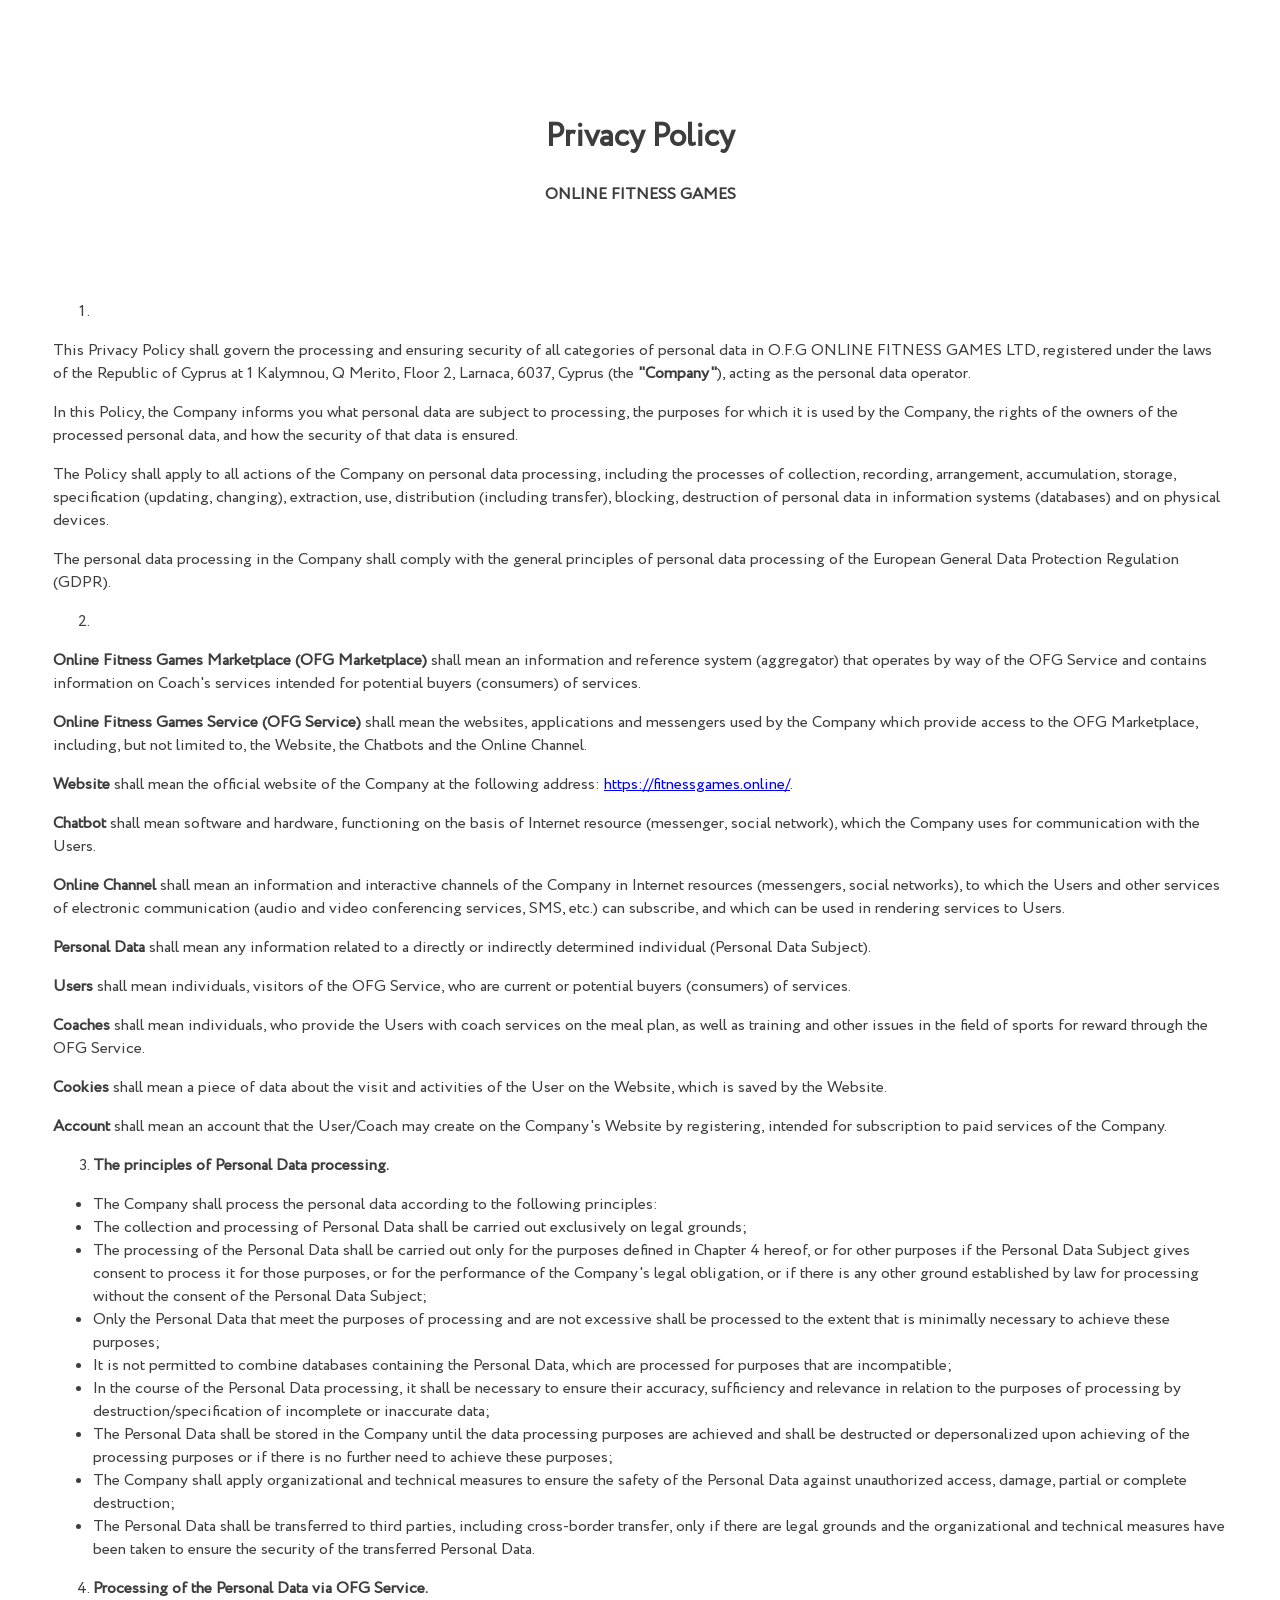
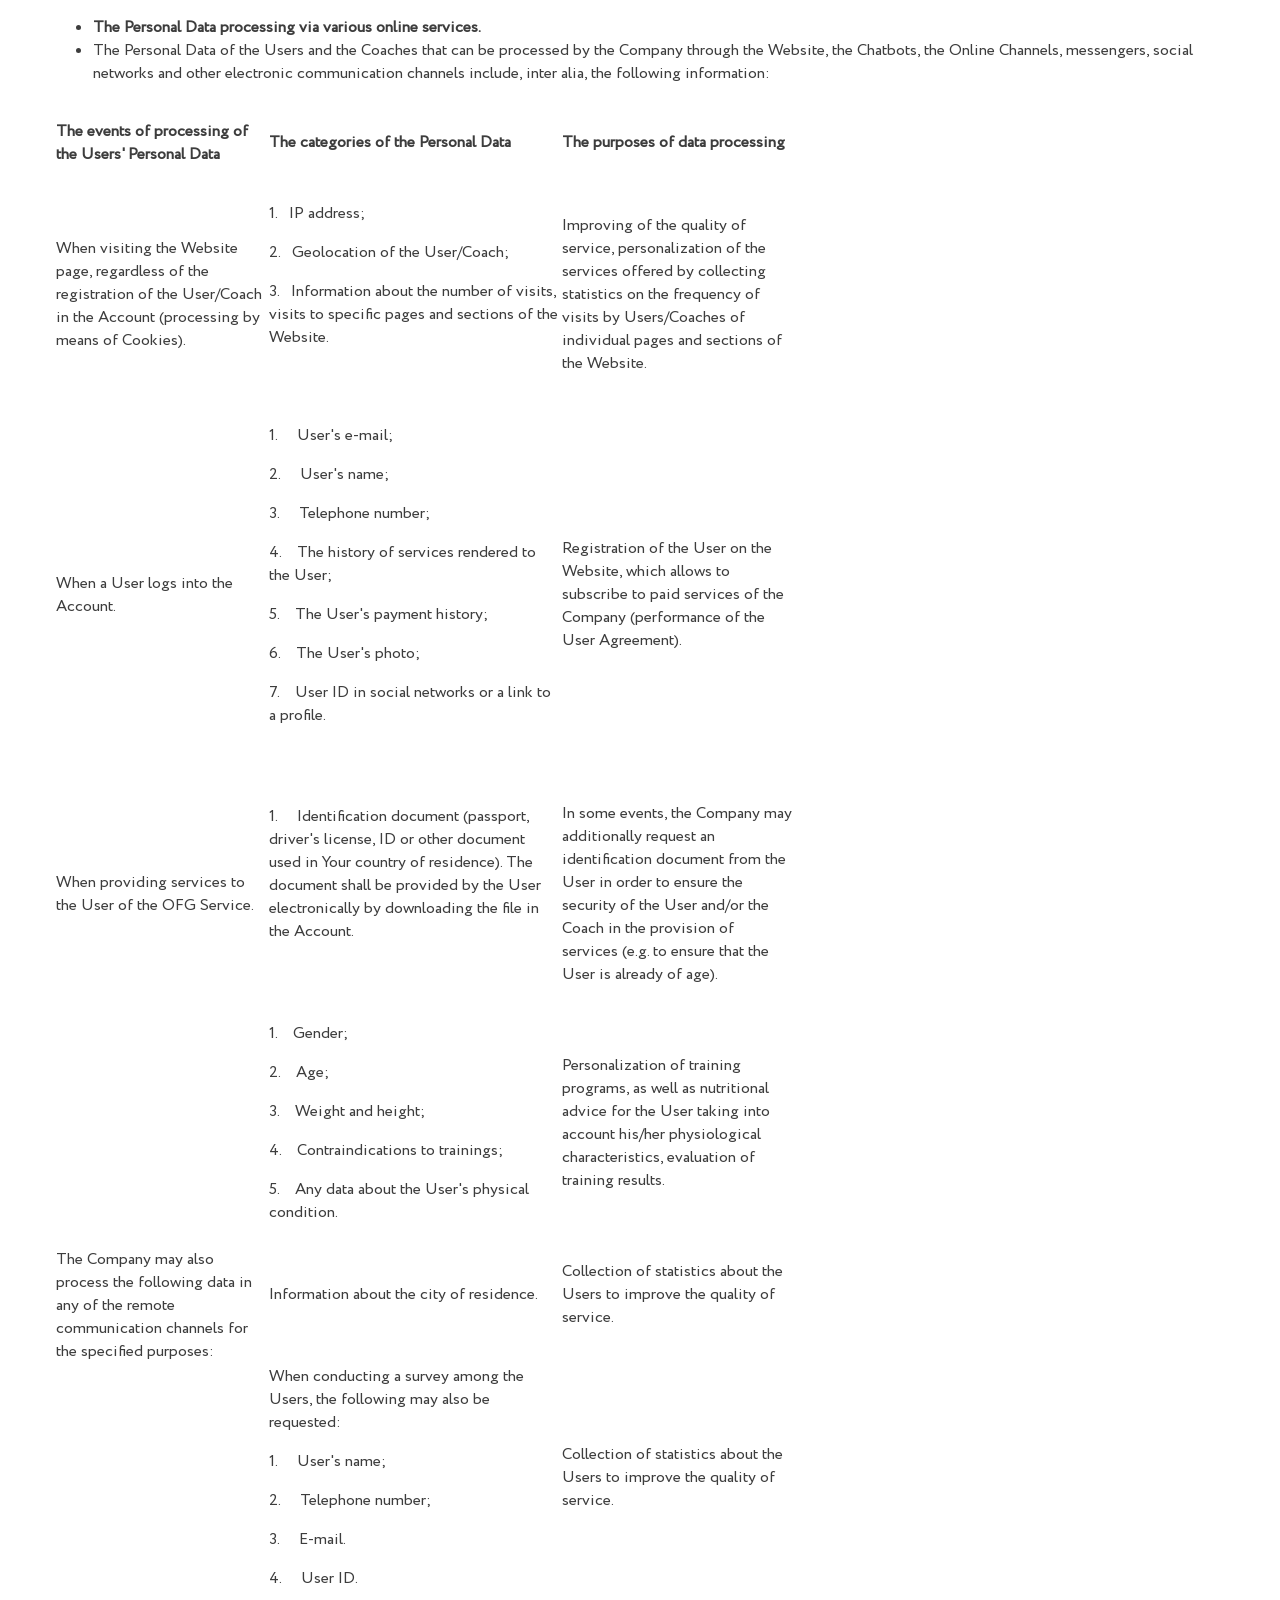
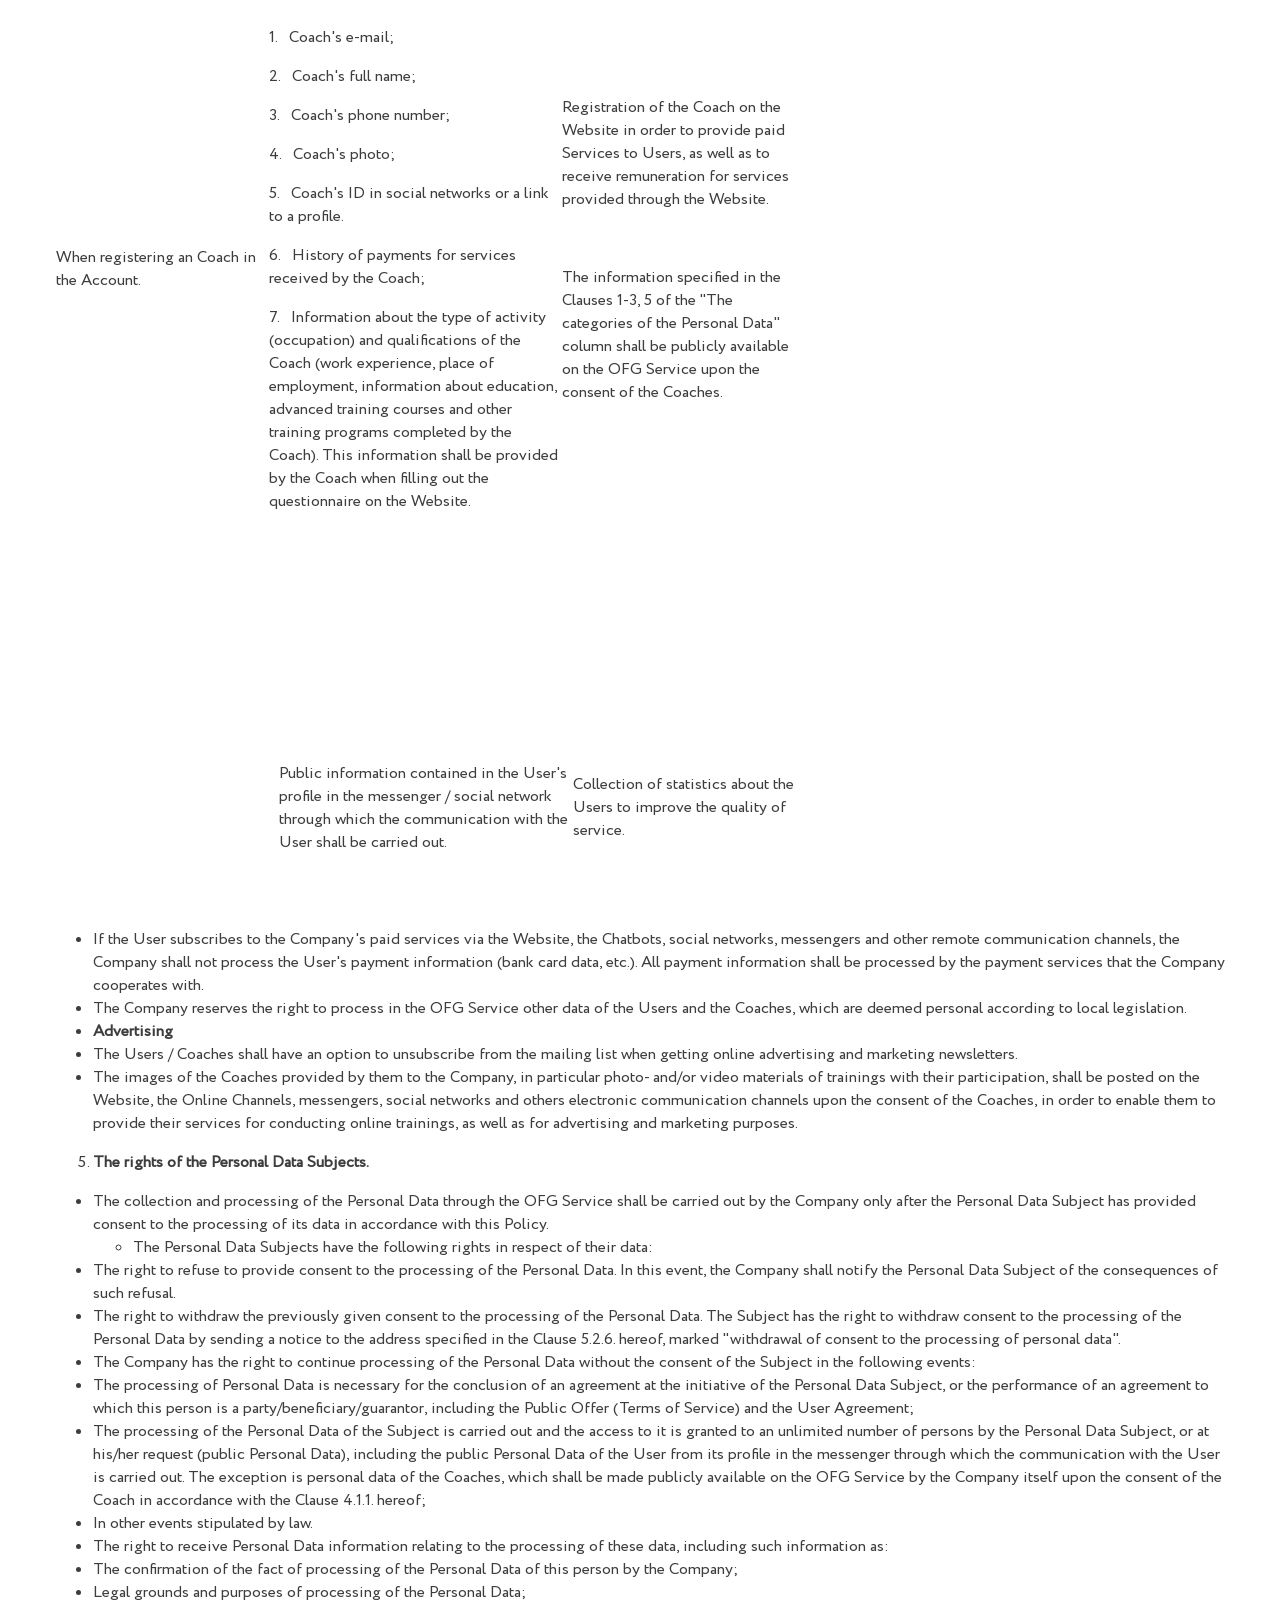
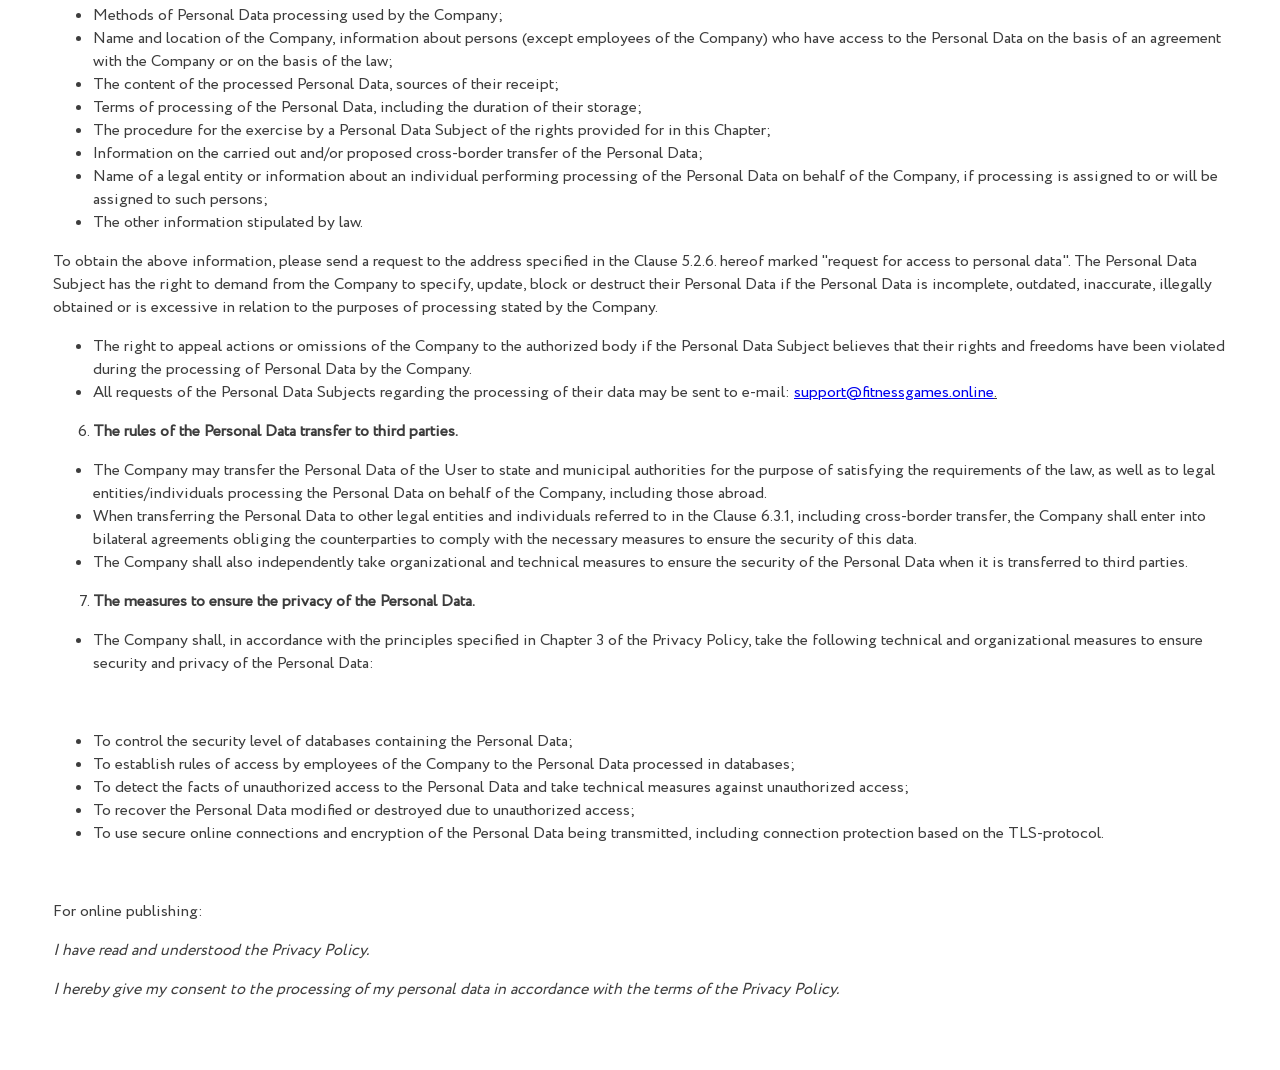
<file: docs/policy_en.html>
<!DOCTYPE html>
<html lang="en">
<head>
	<meta charset="UTF-8">
	<meta name="viewport" content="width=device-width, initial-scale=1.0">
	<title>Document</title>
	<style>
		@font-face {
			font-family: "Circe-Regular";
			src: url("../fonts/Circe-Regular.ttf");
		}
		body {
			background-color: #FFFFFF;
			font-family: Circe-Regular, sans-serif;
			color: #3D3D3D;
			padding: 45px;
		}
		body a:visited {
			color: blue;
		}
		body h1 {
			text-align: center;
		}
	</style>
</head>
<body>
<p><strong>&nbsp;</strong></p>
<h1 style="text-align: center;"><strong>Privacy Policy</strong></h1>
<p style="text-align: center;"><strong>ONLINE FITNESS GAMES</strong></p>
<p><strong>&nbsp;</strong></p>
<p><strong>&nbsp;</strong></p>
<ol>
<li><strong> </strong><strong></strong></li>
</ol>
<p>This Privacy Policy shall govern the processing and ensuring security of all categories of personal data in O.F.G ONLINE FITNESS GAMES LTD, registered under the laws of the Republic of Cyprus at&nbsp;1&nbsp;Kalymnou, Q&nbsp;Merito, Floor&nbsp;2, Larnaca,&nbsp;6037, Cyprus (the <strong>"Company"</strong>), acting as the personal data operator.</p>
<p>In this Policy, the Company informs you what personal data are subject to processing, the purposes for which it is used by the Company, the rights of the owners of the processed personal data, and how the security of that data is ensured.</p>
<p>The Policy shall apply to all actions of the Company on personal data processing, including the processes of collection, recording, arrangement, accumulation, storage, specification (updating, changing), extraction, use, distribution (including transfer), blocking, destruction of personal data in information systems (databases) and on physical devices.</p>
<p>The personal data processing in the Company shall comply with the general principles of personal data processing of the European General Data Protection Regulation (GDPR).</p>
<ol start="2">
<li><strong> </strong><strong></strong></li>
</ol>
<p><strong>Online Fitness Games Marketplace (OFG Marketplace)</strong> shall mean an information and reference system (aggregator) that operates by way of the OFG Service and contains information on Coach's services intended for potential buyers (consumers) of services.</p>
<p><strong>Online Fitness Games Service (OFG Service) </strong>shall mean the websites, applications and messengers used by the Company which provide access to the OFG Marketplace, including, but not limited to, the Website, the Chatbots and the Online Channel.</p>
<p><span><strong>Website </strong></span><span>shall mean the official website of the Company at the following address: </span><a href="https://fitnessgames.online/">https://fitnessgames.online/</a><span>.</span></p>
<p><span><strong>Chatbot</strong></span><span> shall mean software and hardware, functioning on the basis of Internet resource (messenger, social network), which the Company uses for communication with the Users.</span></p>
<p><span><strong>Online Channel</strong></span><span> shall mean an information and interactive channels of the Company in Internet resources (messengers, social networks), to which the Users and other services of electronic communication (audio and video conferencing services, SMS, etc.) can subscribe, and which can be used in rendering services to Users.</span></p>
<p><strong>Personal Data</strong> shall mean any information related to a directly or indirectly determined individual (Personal Data Subject).</p>
<p><strong>Users </strong>shall mean individuals, visitors of the OFG Service, who are current or potential buyers (consumers) of services.</p>
<p><strong>Coaches </strong>shall mean individuals, who provide the Users with coach services on the meal plan, as well as training and other issues in the field of sports for reward through the OFG Service.</p>
<p><strong>Cookies</strong> shall mean a piece of data about the visit and activities of the User on the Website, which is saved by the Website.</p>
<p><span><strong>Account</strong></span><span> shall mean an account that the User/Coach may create on the Company's Website by registering, intended for subscription to paid services of the Company.</span></p>
<ol start="3">
<li><strong> </strong><strong>The principles of Personal Data processing.</strong></li>
</ol>
<ul>
<li>The Company shall process the personal data according to the following principles:</li>
<li>The collection and processing of Personal Data shall be carried out exclusively on legal grounds;</li>
<li>The processing of the Personal Data shall be carried out only for the purposes defined in Chapter&nbsp;4&nbsp;hereof, or for other purposes if the Personal Data Subject gives consent to process it for those purposes, or for the performance of the Company's legal obligation, or if there is any other ground established by law for processing without the consent of the Personal Data Subject;</li>
<li>Only the Personal Data that meet the purposes of processing and are not excessive shall be processed to the extent that is minimally necessary to achieve these purposes;</li>
<li>It is not permitted to combine databases containing the Personal Data, which are processed for purposes that are incompatible;</li>
<li>In the course of the Personal Data processing, it shall be necessary to ensure their accuracy, sufficiency and relevance in relation to the purposes of processing by destruction/specification of incomplete or inaccurate data;</li>
<li>The Personal Data shall be stored in the Company until the data processing purposes are achieved and shall be destructed or depersonalized upon achieving of the processing purposes or if there is no further need to achieve these purposes;</li>
<li>The Company shall apply organizational and technical measures to ensure the safety of the Personal Data against unauthorized access, damage, partial or complete destruction;</li>
<li>The Personal Data shall be transferred to third parties, including cross-border transfer, only if there are legal grounds and the organizational and technical measures have been taken to ensure the security of the transferred Personal Data.</li>
</ul>
<ol start="4">
<li><strong> </strong><strong>Processing of the Personal Data via OFG Service.</strong></li>
</ol>
<ul>
<li><strong> </strong><strong>The Personal Data processing via various online services. </strong></li>
<li>The Personal Data of the Users and the Coaches that can be processed by the Company through the Website, the Chatbots, the Online Channels, messengers, social networks and other electronic communication channels include, inter alia, the following information:</li>
</ul>
<table width="744">
<tbody>
<tr>
<td width="212">
<p><strong>The events of processing of the Users' Personal Data </strong></p>
</td>
<td width="295">
<p><strong>The categories of the Personal Data</strong></p>
</td>
<td width="236">
<p><strong>The purposes of data processing </strong></p>
</td>
</tr>
<tr>
<td width="212">
<p>When visiting the Website page, regardless of the registration of the User/Coach in the Account (processing by means of Cookies).</p>
</td>
<td width="295">
<p>1.&nbsp;&nbsp; IP address;</p>
<p>2.&nbsp;&nbsp; Geolocation of the User/Coach;</p>
<p>3.&nbsp;&nbsp; Information about the number of visits, visits to specific pages and sections of the Website.</p>
<p>&nbsp;</p>
</td>
<td width="236">
<p>Improving of the quality of service, personalization of the services offered by collecting statistics on the frequency of visits by Users/Coaches of individual pages and sections of the Website.</p>
</td>
</tr>
<tr>
<td width="212">
<p>When a User logs into the Account.</p>
</td>
<td width="295">
<p>1.&nbsp;&nbsp;&nbsp;&nbsp; User's e-mail;</p>
<p>2.&nbsp;&nbsp;&nbsp;&nbsp; User's name;</p>
<p>3.&nbsp;&nbsp;&nbsp;&nbsp; Telephone number;</p>
<p>4.&nbsp;&nbsp;&nbsp; The history of services rendered to the User;</p>
<p>5.&nbsp;&nbsp;&nbsp; The User's payment history;</p>
<p>6.&nbsp;&nbsp;&nbsp; The User's photo;</p>
<p>7.&nbsp;&nbsp;&nbsp; User ID in social networks or a link to a profile.</p>
<p>&nbsp;</p>
</td>
<td width="236">
<p>Registration of the User on the Website, which allows to subscribe to paid services of the Company (performance of the User Agreement).</p>
</td>
</tr>
<tr>
<td width="212">
<p>When providing services to the User of the OFG Service.</p>
</td>
<td width="295">
<p>1.&nbsp;&nbsp;&nbsp;&nbsp; Identification document (passport, driver's license, ID or other document used in Your country of residence). The document shall be provided by the User electronically by downloading the file in the Account.</p>
<p>&nbsp;</p>
</td>
<td width="236">
<p>In some events, the Company may additionally request an identification document from the User in order to ensure the security of the User and/or the Coach in the provision of services (e.g. to ensure that the User is already of age).</p>
</td>
</tr>
<tr>
<td rowspan="3" width="212">
<p>The Company may also process the following data in any of the remote communication channels for the specified purposes:</p>
</td>
<td width="295">
<p>1.&nbsp;&nbsp;&nbsp; Gender;</p>
<p>2.&nbsp;&nbsp;&nbsp; Age;</p>
<p>3.&nbsp;&nbsp;&nbsp; Weight and height;</p>
<p>4.&nbsp;&nbsp;&nbsp; Contraindications to trainings;</p>
<p>5.&nbsp;&nbsp;&nbsp; Any data about the User's physical condition.</p>
</td>
<td width="236">
<p>Personalization of training programs, as well as nutritional advice for the User taking into account his/her physiological characteristics, evaluation of training results.</p>
</td>
</tr>
<tr>
<td width="295">
<p>Information about the city of residence.</p>
</td>
<td width="236">
<p>Collection of statistics about the Users to improve the quality of service.</p>
</td>
</tr>
<tr>
<td width="295">
<p>When conducting a survey among the Users, the following may also be requested:</p>
<p>1.&nbsp;&nbsp;&nbsp;&nbsp; User's name;</p>
<p>2.&nbsp;&nbsp;&nbsp;&nbsp; Telephone number;</p>
<p>3.&nbsp;&nbsp;&nbsp;&nbsp; E-mail.</p>
<p>4.&nbsp;&nbsp;&nbsp;&nbsp; User ID.</p>
</td>
<td width="236">
<p>Collection of statistics about the Users to improve the quality of service.</p>
</td>
</tr>
<tr>
<td width="212">
<p>When registering an Coach in the Account.</p>
</td>
<td width="295">
<p>1.&nbsp;&nbsp; Coach's e-mail;</p>
<p>2.&nbsp;&nbsp; Coach's full name;</p>
<p>3.&nbsp;&nbsp; Coach's phone number;</p>
<p>4.&nbsp;&nbsp; Coach's photo;</p>
<p>5.&nbsp;&nbsp; Coach's ID in social networks or a link to a profile.</p>
<p>6.&nbsp;&nbsp; History of payments for services received by the Coach;</p>
<p>7.&nbsp;&nbsp; Information about the type of activity (occupation) and qualifications of the Coach (work experience, place of employment, information about education, advanced training courses and other training programs completed by the Coach). This information shall be provided by the Coach when filling out the questionnaire on the Website.</p>
</td>
<td width="236">
<p>Registration of the Coach on the Website in order to provide paid Services to Users, as well as to receive remuneration for services provided through the Website.</p>
<p>&nbsp;</p>
<p>The information specified in the Clauses&nbsp;1-3,&nbsp;5&nbsp;of the "The categories of the Personal Data" column shall be publicly available on the OFG Service upon the consent of the Coaches.</p>
<p>&nbsp;</p>
</td>
</tr>
</tbody>
</table>
<p>&nbsp;</p>
<p>&nbsp;</p>
<p>&nbsp;</p>
<p>&nbsp;</p>
<p>&nbsp;</p>
<table width="755">
<tbody>
<tr>
<td width="224">
<p>&nbsp;</p>
</td>
<td width="295">
<p>Public information contained in the User's profile in the messenger / social network through which the communication with the User shall be carried out.</p>
</td>
<td width="236">
<p>Collection of statistics about the Users to improve the quality of service.</p>
</td>
</tr>
</tbody>
</table>
<p><strong>&nbsp;</strong></p>
<ul>
<li>If the User subscribes to the Company's paid services via the Website, the Chatbots, social networks, messengers and other remote communication channels, the Company shall not process the User's payment information (bank card data, etc.). All payment information shall be processed by the payment services that the Company cooperates with.</li>
<li>The Company reserves the right to process in the OFG Service other data of the Users and the Coaches, which are deemed personal according to local legislation.</li>
<li><strong> </strong><strong>Advertising</strong></li>
<li>The Users / Coaches shall have an option to unsubscribe from the mailing list when getting online advertising and marketing newsletters.</li>
<li>The images of the Coaches provided by them to the Company, in particular photo- and/or video materials of trainings with their participation, shall be posted on the Website, the Online Channels, messengers, social networks and others electronic communication channels upon the consent of the Coaches, in order to enable them to provide their services for conducting online trainings, as well as for advertising and marketing purposes.</li>
</ul>
<ol start="5">
<li><strong> </strong><strong>The rights of the Personal Data Subjects.</strong></li>
</ol>
<ul>
<li>The collection and processing of the Personal Data through the OFG Service shall be carried out by the Company only after the Personal Data Subject has provided consent to the processing of its data in accordance with this Policy.
<ul>
<li>The Personal Data Subjects have the following rights in respect of their data:</li>
</ul>
</li>
<li>The right to refuse to provide consent to the processing of the Personal Data. In this event, the Company shall notify the Personal Data Subject of the consequences of such refusal.</li>
<li>The right to withdraw the previously given consent to the processing of the Personal Data. The Subject has the right to withdraw consent to the processing of the Personal Data by sending a notice to the address specified in the Clause&nbsp;5.2.6.&nbsp;hereof, marked "withdrawal of consent to the processing of personal data".</li>
<li>The Company has the right to continue processing of the Personal Data without the consent of the Subject in the following events:</li>
<li>The processing of Personal Data is necessary for the conclusion of an agreement at the initiative of the Personal Data Subject, or the performance of an agreement to which this person is a party/beneficiary/guarantor, including the Public Offer (Terms of Service) and the User Agreement;</li>
<li>The processing of the Personal Data of the Subject is carried out and the access to it is granted to an unlimited number of persons by the Personal Data Subject, or at his/her request (public Personal Data), including the public Personal Data of the User from its profile in the messenger through which the communication with the User is carried out. The exception is personal data of the Coaches, which shall be made publicly available on the OFG Service by the Company itself upon the consent of the Coach in accordance with the Clause&nbsp;4.1.1.&nbsp;hereof;</li>
<li>In other events stipulated by law.</li>
<li>The right to receive Personal Data information relating to the processing of these data, including such information as:</li>
<li>The confirmation of the fact of processing of the Personal Data of this person by the Company;</li>
<li>Legal grounds and purposes of processing of the Personal Data;</li>
<li>Methods of Personal Data processing used by the Company;</li>
<li>Name and location of the Company, information about persons (except employees of the Company) who have access to the Personal Data on the basis of an agreement with the Company or on the basis of the law;</li>
<li>The content of the processed Personal Data, sources of their receipt;</li>
<li>Terms of processing of the Personal Data, including the duration of their storage;</li>
<li>The procedure for the exercise by a Personal Data Subject of the rights provided for in this Chapter;</li>
<li>Information on the carried out and/or proposed cross-border transfer of the Personal Data;</li>
<li>Name of a legal entity or information about an individual performing processing of the Personal Data on behalf of the Company, if processing is assigned to or will be assigned to such persons;</li>
<li>The other information stipulated by law.</li>
</ul>
<p>To obtain the above information, please send a request to the address specified in the Clause&nbsp;5.2.6.&nbsp;hereof marked "request for access to personal data". The Personal Data Subject has the right to demand from the Company to specify, update, block or destruct their Personal Data if the Personal Data is incomplete, outdated, inaccurate, illegally obtained or is excessive in relation to the purposes of processing stated by the Company.</p>
<ul>
<li>The right to appeal actions or omissions of the Company to the authorized body if the Personal Data Subject believes that their rights and freedoms have been violated during the processing of Personal Data by the Company.</li>
<li>All requests of the Personal Data Subjects regarding the processing of their data may be sent to e-mail: <a href="mailto:support@fitnessgames.online">support@fitnessgames.online</a><u>.</u></li>
</ul>
<ol start="6">
<li><strong>The rules of the Personal Data transfer to third parties.</strong></li>
</ol>
<ul>
<li>The Company may transfer the Personal Data of the User to state and municipal authorities for the purpose of satisfying the requirements of the law, as well as to legal entities/individuals processing the Personal Data on behalf of the Company, including those abroad.</li>
<li>When transferring the Personal Data to other legal entities and individuals referred to in the Clause&nbsp;6.3.1, including cross-border transfer, the Company shall enter into bilateral agreements obliging the counterparties to comply with the necessary measures to ensure the security of this data.</li>
<li>The Company shall also independently take organizational and technical measures to ensure the security of the Personal Data when it is transferred to third parties.</li>
</ul>
<ol start="7">
<li><strong> </strong><strong>The measures to ensure the privacy of the Personal Data.</strong></li>
</ol>
<ul>
<li>The Company shall, in accordance with the principles specified in Chapter&nbsp;3&nbsp;of the Privacy Policy, take the following technical and organizational measures to ensure security and privacy of the Personal Data:</li>
</ul>
<p>&nbsp;</p>
<ul>
<li>To control the security level of databases containing the Personal Data;</li>
<li>To establish rules of access by employees of the Company to the Personal Data processed in databases;</li>
<li>To detect the facts of unauthorized access to the Personal Data and take technical measures against unauthorized access;</li>
<li>To recover the Personal Data modified or destroyed due to unauthorized access;</li>
<li>To use secure online connections and encryption of the Personal Data being transmitted, including connection protection based on the TLS-protocol.</li>
</ul>
<p>&nbsp;</p>
<p>For online publishing:</p>
<p><em>I have read and understood the Privacy Policy.</em></p>
<p><em>I hereby give my consent to the processing of my personal data in accordance with the terms of the Privacy Policy.</em></p>
</body>
</html>
</file>
<file: css/intlTelInput.css>
.iti {
  position: relative;
  display: inline-block;
  width: 100%;
  margin-bottom: 30px;}
  .iti * {
    box-sizing: border-box;
    -moz-box-sizing: border-box; }
  .iti__hide {
    display: none; }
  .iti__v-hide {
    visibility: hidden; }
  .iti input, .iti input[type=text], .iti input[type=tel] {
    position: relative;
    z-index: 0;
    margin-top: 0 !important;
    margin-bottom: 0 !important;
    padding-right: 36px;
    margin-right: 0; }
  .iti__flag-container {
    position: absolute;
    top: 0;
    bottom: 0;
    right: 0;
    padding: 1px;
    width: 100px;}
  .iti__selected-flag {
    z-index: 1;
    position: relative;
    display: flex;
    align-items: center;
    height: 100%;
    width: 100px;
    justify-content: flex-end;
    align-content: center; 
    padding-right: 10px;}
  .iti__arrow {
    margin-left: 6px;
    position: absolute;
    left: 0;
    width: 0;
    height: 0;
    bottom: 25px;
    border-left: 3px solid transparent;
    border-right: 3px solid transparent;
    border-top: 4px solid #fff; }
    .iti__arrow--up {
      border-top: none;
      border-bottom: 4px solid #fff; }
  .iti__country-list {
    font-family: Circe-Bold, sans-serif;
    background-color: #1D1D1D;
    width: 550px;
    position: absolute;
    z-index: 10;
    left: 0;
    top: 52px;
    list-style: none;
    text-align: left;
    padding: 0;
    margin: 0 0 0 -1px;
    box-shadow: 1px 1px 4px rgba(0, 0, 0, 0.2);
    border: 1px solid #CCC;
    white-space: nowrap;
    max-height: 200px;
    overflow-y: scroll;
    overflow-x: hidden;
    -webkit-overflow-scrolling: touch; }
    .iti__country-list--dropup {
      bottom: 100%;
      margin-bottom: -1px; }
    @media (max-width: 500px) {
      .iti__country-list {
        white-space: normal; } }
  .iti__flag-box {
    display: inline-block;
    width: 20px; }
  .iti__divider {
    padding-bottom: 5px;
    margin-bottom: 5px;
    border-bottom: 1px solid #CCC; }
  .iti__country {
    padding: 5px 10px;
    outline: none; }
  .iti__dial-code {
    color: #999; }
  .iti__country.iti__highlight {
    background-color: rgba(0, 0, 0, 0.05); }
  .iti__flag-box, .iti__country-name, .iti__dial-code {
    vertical-align: middle; }
  .iti__flag-box, .iti__country-name {
    margin-right: 6px; }
  .iti--allow-dropdown input, .iti--allow-dropdown input[type=text], .iti--allow-dropdown input[type=tel], .iti--separate-dial-code input, .iti--separate-dial-code input[type=text], .iti--separate-dial-code input[type=tel] {
    padding-right: 6px;
    padding-left: 52px;
    margin-left: 0; }
  .iti--allow-dropdown .iti__flag-container, .iti--separate-dial-code .iti__flag-container {
    right: auto;
    left: 0;
    justify-content: flex-end;
    width: 100px;}
  .iti--allow-dropdown .iti__flag-container:hover {
    cursor: pointer; }
    .iti--allow-dropdown .iti__flag-container:hover .iti__selected-flag {
      background-color: rgba(0, 0, 0, 0.1); }
  .iti--allow-dropdown input[disabled] + .iti__flag-container:hover,
  .iti--allow-dropdown input[readonly] + .iti__flag-container:hover {
    cursor: default; }
    .iti--allow-dropdown input[disabled] + .iti__flag-container:hover .iti__selected-flag,
    .iti--allow-dropdown input[readonly] + .iti__flag-container:hover .iti__selected-flag {
      background-color: transparent; }
  .iti--separate-dial-code .iti__selected-flag {
    background-color: rgba(0, 0, 0, 0.05); }
  .iti--separate-dial-code .iti__selected-dial-code {
    font-family: Circe-Bold, sans-serif;
    padding-bottom: 1px;
  margin-left: 10px;
font-size: 17px;
margin-left: 7px; }
  .iti--container {
    position: absolute;
    top: -1000px;
    left: -1000px;
    z-index: 1060;
    padding: 1px; }
    .iti--container:hover {
      cursor: pointer; }

.iti-mobile .iti--container {
  top: 0;
  bottom: 0;
  left: 0;
  right: 0;
  margin: auto;
  width: 90%;
  position: fixed; 
  z-index: 2400;}

.iti-mobile .iti__country-list {
  max-height: 100%;
  width: 100%; }

.iti-mobile .iti__country {
  padding: 10px 10px;
  line-height: 1.5em; }
.iti__selected-flag .iti__flag {
  position: absolute;
left: 20px;
bottom: 21px;
}
.iti__flag {
  width: 20px;
 }
  .iti__flag.iti__be {
    width: 18px; }
  .iti__flag.iti__ch {
    width: 15px; }
  .iti__flag.iti__mc {
    width: 19px; }
  .iti__flag.iti__ne {
    width: 18px; }
  .iti__flag.iti__np {
    width: 13px; }
  .iti__flag.iti__va {
    width: 15px; }
  @media (-webkit-min-device-pixel-ratio: 2), (min-resolution: 192dpi) {
    .iti__flag {
      background-size: 5652px 15px; } }
  .iti__flag.iti__ac {
    height: 10px;
    background-position: 0px 0px; }
  .iti__flag.iti__ad {
    height: 14px;
    background-position: -22px 0px; }
  .iti__flag.iti__ae {
    height: 10px;
    background-position: -44px 0px; }
  .iti__flag.iti__af {
    height: 14px;
    background-position: -66px 0px; }
  .iti__flag.iti__ag {
    height: 14px;
    background-position: -88px 0px; }
  .iti__flag.iti__ai {
    height: 10px;
    background-position: -110px 0px; }
  .iti__flag.iti__al {
    height: 15px;
    background-position: -132px 0px; }
  .iti__flag.iti__am {
    height: 10px;
    background-position: -154px 0px; }
  .iti__flag.iti__ao {
    height: 14px;
    background-position: -176px 0px; }
  .iti__flag.iti__aq {
    height: 14px;
    background-position: -198px 0px; }
  .iti__flag.iti__ar {
    height: 13px;
    background-position: -220px 0px; }
  .iti__flag.iti__as {
    height: 10px;
    background-position: -242px 0px; }
  .iti__flag.iti__at {
    height: 14px;
    background-position: -264px 0px; }
  .iti__flag.iti__au {
    height: 10px;
    background-position: -286px 0px; }
  .iti__flag.iti__aw {
    height: 14px;
    background-position: -308px 0px; }
  .iti__flag.iti__ax {
    height: 13px;
    background-position: -330px 0px; }
  .iti__flag.iti__az {
    height: 10px;
    background-position: -352px 0px; }
  .iti__flag.iti__ba {
    height: 10px;
    background-position: -374px 0px; }
  .iti__flag.iti__bb {
    height: 14px;
    background-position: -396px 0px; }
  .iti__flag.iti__bd {
    height: 12px;
    background-position: -418px 0px; }
  .iti__flag.iti__be {
    height: 15px;
    background-position: -440px 0px; }
  .iti__flag.iti__bf {
    height: 14px;
    background-position: -460px 0px; }
  .iti__flag.iti__bg {
    height: 12px;
    background-position: -482px 0px; }
  .iti__flag.iti__bh {
    height: 12px;
    background-position: -504px 0px; }
  .iti__flag.iti__bi {
    height: 12px;
    background-position: -526px 0px; }
  .iti__flag.iti__bj {
    height: 14px;
    background-position: -548px 0px; }
  .iti__flag.iti__bl {
    height: 14px;
    background-position: -570px 0px; }
  .iti__flag.iti__bm {
    height: 10px;
    background-position: -592px 0px; }
  .iti__flag.iti__bn {
    height: 10px;
    background-position: -614px 0px; }
  .iti__flag.iti__bo {
    height: 14px;
    background-position: -636px 0px; }
  .iti__flag.iti__bq {
    height: 14px;
    background-position: -658px 0px; }
  .iti__flag.iti__br {
    height: 14px;
    background-position: -680px 0px; }
  .iti__flag.iti__bs {
    height: 10px;
    background-position: -702px 0px; }
  .iti__flag.iti__bt {
    height: 14px;
    background-position: -724px 0px; }
  .iti__flag.iti__bv {
    height: 15px;
    background-position: -746px 0px; }
  .iti__flag.iti__bw {
    height: 14px;
    background-position: -768px 0px; }
  .iti__flag.iti__by {
    height: 10px;
    background-position: -790px 0px; }
  .iti__flag.iti__bz {
    height: 14px;
    background-position: -812px 0px; }
  .iti__flag.iti__ca {
    height: 10px;
    background-position: -834px 0px; }
  .iti__flag.iti__cc {
    height: 10px;
    background-position: -856px 0px; }
  .iti__flag.iti__cd {
    height: 15px;
    background-position: -878px 0px; }
  .iti__flag.iti__cf {
    height: 14px;
    background-position: -900px 0px; }
  .iti__flag.iti__cg {
    height: 14px;
    background-position: -922px 0px; }
  .iti__flag.iti__ch {
    height: 15px;
    background-position: -944px 0px; }
  .iti__flag.iti__ci {
    height: 14px;
    background-position: -961px 0px; }
  .iti__flag.iti__ck {
    height: 10px;
    background-position: -983px 0px; }
  .iti__flag.iti__cl {
    height: 14px;
    background-position: -1005px 0px; }
  .iti__flag.iti__cm {
    height: 14px;
    background-position: -1027px 0px; }
  .iti__flag.iti__cn {
    height: 14px;
    background-position: -1049px 0px; }
  .iti__flag.iti__co {
    height: 14px;
    background-position: -1071px 0px; }
  .iti__flag.iti__cp {
    height: 14px;
    background-position: -1093px 0px; }
  .iti__flag.iti__cr {
    height: 12px;
    background-position: -1115px 0px; }
  .iti__flag.iti__cu {
    height: 10px;
    background-position: -1137px 0px; }
  .iti__flag.iti__cv {
    height: 12px;
    background-position: -1159px 0px; }
  .iti__flag.iti__cw {
    height: 14px;
    background-position: -1181px 0px; }
  .iti__flag.iti__cx {
    height: 10px;
    background-position: -1203px 0px; }
  .iti__flag.iti__cy {
    height: 14px;
    background-position: -1225px 0px; }
  .iti__flag.iti__cz {
    height: 14px;
    background-position: -1247px 0px; }
  .iti__flag.iti__de {
    height: 12px;
    background-position: -1269px 0px; }
  .iti__flag.iti__dg {
    height: 10px;
    background-position: -1291px 0px; }
  .iti__flag.iti__dj {
    height: 14px;
    background-position: -1313px 0px; }
  .iti__flag.iti__dk {
    height: 15px;
    background-position: -1335px 0px; }
  .iti__flag.iti__dm {
    height: 10px;
    background-position: -1357px 0px; }
  .iti__flag.iti__do {
    height: 14px;
    background-position: -1379px 0px; }
  .iti__flag.iti__dz {
    height: 14px;
    background-position: -1401px 0px; }
  .iti__flag.iti__ea {
    height: 14px;
    background-position: -1423px 0px; }
  .iti__flag.iti__ec {
    height: 14px;
    background-position: -1445px 0px; }
  .iti__flag.iti__ee {
    height: 13px;
    background-position: -1467px 0px; }
  .iti__flag.iti__eg {
    height: 14px;
    background-position: -1489px 0px; }
  .iti__flag.iti__eh {
    height: 10px;
    background-position: -1511px 0px; }
  .iti__flag.iti__er {
    height: 10px;
    background-position: -1533px 0px; }
  .iti__flag.iti__es {
    height: 14px;
    background-position: -1555px 0px; }
  .iti__flag.iti__et {
    height: 10px;
    background-position: -1577px 0px; }
  .iti__flag.iti__eu {
    height: 14px;
    background-position: -1599px 0px; }
  .iti__flag.iti__fi {
    height: 12px;
    background-position: -1621px 0px; }
  .iti__flag.iti__fj {
    height: 10px;
    background-position: -1643px 0px; }
  .iti__flag.iti__fk {
    height: 10px;
    background-position: -1665px 0px; }
  .iti__flag.iti__fm {
    height: 11px;
    background-position: -1687px 0px; }
  .iti__flag.iti__fo {
    height: 15px;
    background-position: -1709px 0px; }
  .iti__flag.iti__fr {
    height: 14px;
    background-position: -1731px 0px; }
  .iti__flag.iti__ga {
    height: 15px;
    background-position: -1753px 0px; }
  .iti__flag.iti__gb {
    height: 10px;
    background-position: -1775px 0px; }
  .iti__flag.iti__gd {
    height: 12px;
    background-position: -1797px 0px; }
  .iti__flag.iti__ge {
    height: 14px;
    background-position: -1819px 0px; }
  .iti__flag.iti__gf {
    height: 14px;
    background-position: -1841px 0px; }
  .iti__flag.iti__gg {
    height: 14px;
    background-position: -1863px 0px; }
  .iti__flag.iti__gh {
    height: 14px;
    background-position: -1885px 0px; }
  .iti__flag.iti__gi {
    height: 10px;
    background-position: -1907px 0px; }
  .iti__flag.iti__gl {
    height: 14px;
    background-position: -1929px 0px; }
  .iti__flag.iti__gm {
    height: 14px;
    background-position: -1951px 0px; }
  .iti__flag.iti__gn {
    height: 14px;
    background-position: -1973px 0px; }
  .iti__flag.iti__gp {
    height: 14px;
    background-position: -1995px 0px; }
  .iti__flag.iti__gq {
    height: 14px;
    background-position: -2017px 0px; }
  .iti__flag.iti__gr {
    height: 14px;
    background-position: -2039px 0px; }
  .iti__flag.iti__gs {
    height: 10px;
    background-position: -2061px 0px; }
  .iti__flag.iti__gt {
    height: 13px;
    background-position: -2083px 0px; }
  .iti__flag.iti__gu {
    height: 11px;
    background-position: -2105px 0px; }
  .iti__flag.iti__gw {
    height: 10px;
    background-position: -2127px 0px; }
  .iti__flag.iti__gy {
    height: 12px;
    background-position: -2149px 0px; }
  .iti__flag.iti__hk {
    height: 14px;
    background-position: -2171px 0px; }
  .iti__flag.iti__hm {
    height: 10px;
    background-position: -2193px 0px; }
  .iti__flag.iti__hn {
    height: 10px;
    background-position: -2215px 0px; }
  .iti__flag.iti__hr {
    height: 10px;
    background-position: -2237px 0px; }
  .iti__flag.iti__ht {
    height: 12px;
    background-position: -2259px 0px; }
  .iti__flag.iti__hu {
    height: 10px;
    background-position: -2281px 0px; }
  .iti__flag.iti__ic {
    height: 14px;
    background-position: -2303px 0px; }
  .iti__flag.iti__id {
    height: 14px;
    background-position: -2325px 0px; }
  .iti__flag.iti__ie {
    height: 10px;
    background-position: -2347px 0px; }
  .iti__flag.iti__il {
    height: 15px;
    background-position: -2369px 0px; }
  .iti__flag.iti__im {
    height: 10px;
    background-position: -2391px 0px; }
  .iti__flag.iti__in {
    height: 14px;
    background-position: -2413px 0px; }
  .iti__flag.iti__io {
    height: 10px;
    background-position: -2435px 0px; }
  .iti__flag.iti__iq {
    height: 14px;
    background-position: -2457px 0px; }
  .iti__flag.iti__ir {
    height: 12px;
    background-position: -2479px 0px; }
  .iti__flag.iti__is {
    height: 15px;
    background-position: -2501px 0px; }
  .iti__flag.iti__it {
    height: 14px;
    background-position: -2523px 0px; }
  .iti__flag.iti__je {
    height: 12px;
    background-position: -2545px 0px; }
  .iti__flag.iti__jm {
    height: 10px;
    background-position: -2567px 0px; }
  .iti__flag.iti__jo {
    height: 10px;
    background-position: -2589px 0px; }
  .iti__flag.iti__jp {
    height: 14px;
    background-position: -2611px 0px; }
  .iti__flag.iti__ke {
    height: 14px;
    background-position: -2633px 0px; }
  .iti__flag.iti__kg {
    height: 12px;
    background-position: -2655px 0px; }
  .iti__flag.iti__kh {
    height: 13px;
    background-position: -2677px 0px; }
  .iti__flag.iti__ki {
    height: 10px;
    background-position: -2699px 0px; }
  .iti__flag.iti__km {
    height: 12px;
    background-position: -2721px 0px; }
  .iti__flag.iti__kn {
    height: 14px;
    background-position: -2743px 0px; }
  .iti__flag.iti__kp {
    height: 10px;
    background-position: -2765px 0px; }
  .iti__flag.iti__kr {
    height: 14px;
    background-position: -2787px 0px; }
  .iti__flag.iti__kw {
    height: 10px;
    background-position: -2809px 0px; }
  .iti__flag.iti__ky {
    height: 10px;
    background-position: -2831px 0px; }
  .iti__flag.iti__kz {
    height: 10px;
    background-position: -2853px 0px; }
  .iti__flag.iti__la {
    height: 14px;
    background-position: -2875px 0px; }
  .iti__flag.iti__lb {
    height: 14px;
    background-position: -2897px 0px; }
  .iti__flag.iti__lc {
    height: 10px;
    background-position: -2919px 0px; }
  .iti__flag.iti__li {
    height: 12px;
    background-position: -2941px 0px; }
  .iti__flag.iti__lk {
    height: 10px;
    background-position: -2963px 0px; }
  .iti__flag.iti__lr {
    height: 11px;
    background-position: -2985px 0px; }
  .iti__flag.iti__ls {
    height: 14px;
    background-position: -3007px 0px; }
  .iti__flag.iti__lt {
    height: 12px;
    background-position: -3029px 0px; }
  .iti__flag.iti__lu {
    height: 12px;
    background-position: -3051px 0px; }
  .iti__flag.iti__lv {
    height: 10px;
    background-position: -3073px 0px; }
  .iti__flag.iti__ly {
    height: 10px;
    background-position: -3095px 0px; }
  .iti__flag.iti__ma {
    height: 14px;
    background-position: -3117px 0px; }
  .iti__flag.iti__mc {
    height: 15px;
    background-position: -3139px 0px; }
  .iti__flag.iti__md {
    height: 10px;
    background-position: -3160px 0px; }
  .iti__flag.iti__me {
    height: 10px;
    background-position: -3182px 0px; }
  .iti__flag.iti__mf {
    height: 14px;
    background-position: -3204px 0px; }
  .iti__flag.iti__mg {
    height: 14px;
    background-position: -3226px 0px; }
  .iti__flag.iti__mh {
    height: 11px;
    background-position: -3248px 0px; }
  .iti__flag.iti__mk {
    height: 10px;
    background-position: -3270px 0px; }
  .iti__flag.iti__ml {
    height: 14px;
    background-position: -3292px 0px; }
  .iti__flag.iti__mm {
    height: 14px;
    background-position: -3314px 0px; }
  .iti__flag.iti__mn {
    height: 10px;
    background-position: -3336px 0px; }
  .iti__flag.iti__mo {
    height: 14px;
    background-position: -3358px 0px; }
  .iti__flag.iti__mp {
    height: 10px;
    background-position: -3380px 0px; }
  .iti__flag.iti__mq {
    height: 14px;
    background-position: -3402px 0px; }
  .iti__flag.iti__mr {
    height: 14px;
    background-position: -3424px 0px; }
  .iti__flag.iti__ms {
    height: 10px;
    background-position: -3446px 0px; }
  .iti__flag.iti__mt {
    height: 14px;
    background-position: -3468px 0px; }
  .iti__flag.iti__mu {
    height: 14px;
    background-position: -3490px 0px; }
  .iti__flag.iti__mv {
    height: 14px;
    background-position: -3512px 0px; }
  .iti__flag.iti__mw {
    height: 14px;
    background-position: -3534px 0px; }
  .iti__flag.iti__mx {
    height: 12px;
    background-position: -3556px 0px; }
  .iti__flag.iti__my {
    height: 10px;
    background-position: -3578px 0px; }
  .iti__flag.iti__mz {
    height: 14px;
    background-position: -3600px 0px; }
  .iti__flag.iti__na {
    height: 14px;
    background-position: -3622px 0px; }
  .iti__flag.iti__nc {
    height: 10px;
    background-position: -3644px 0px; }
  .iti__flag.iti__ne {
    height: 15px;
    background-position: -3666px 0px; }
  .iti__flag.iti__nf {
    height: 10px;
    background-position: -3686px 0px; }
  .iti__flag.iti__ng {
    height: 10px;
    background-position: -3708px 0px; }
  .iti__flag.iti__ni {
    height: 12px;
    background-position: -3730px 0px; }
  .iti__flag.iti__nl {
    height: 14px;
    background-position: -3752px 0px; }
  .iti__flag.iti__no {
    height: 15px;
    background-position: -3774px 0px; }
  .iti__flag.iti__np {
    height: 15px;
    background-position: -3796px 0px; }
  .iti__flag.iti__nr {
    height: 10px;
    background-position: -3811px 0px; }
  .iti__flag.iti__nu {
    height: 10px;
    background-position: -3833px 0px; }
  .iti__flag.iti__nz {
    height: 10px;
    background-position: -3855px 0px; }
  .iti__flag.iti__om {
    height: 10px;
    background-position: -3877px 0px; }
  .iti__flag.iti__pa {
    height: 14px;
    background-position: -3899px 0px; }
  .iti__flag.iti__pe {
    height: 14px;
    background-position: -3921px 0px; }
  .iti__flag.iti__pf {
    height: 14px;
    background-position: -3943px 0px; }
  .iti__flag.iti__pg {
    height: 15px;
    background-position: -3965px 0px; }
  .iti__flag.iti__ph {
    height: 10px;
    background-position: -3987px 0px; }
  .iti__flag.iti__pk {
    height: 14px;
    background-position: -4009px 0px; }
  .iti__flag.iti__pl {
    height: 13px;
    background-position: -4031px 0px; }
  .iti__flag.iti__pm {
    height: 14px;
    background-position: -4053px 0px; }
  .iti__flag.iti__pn {
    height: 10px;
    background-position: -4075px 0px; }
  .iti__flag.iti__pr {
    height: 14px;
    background-position: -4097px 0px; }
  .iti__flag.iti__ps {
    height: 10px;
    background-position: -4119px 0px; }
  .iti__flag.iti__pt {
    height: 14px;
    background-position: -4141px 0px; }
  .iti__flag.iti__pw {
    height: 13px;
    background-position: -4163px 0px; }
  .iti__flag.iti__py {
    height: 11px;
    background-position: -4185px 0px; }
  .iti__flag.iti__qa {
    height: 8px;
    background-position: -4207px 0px; }
  .iti__flag.iti__re {
    height: 14px;
    background-position: -4229px 0px; }
  .iti__flag.iti__ro {
    height: 14px;
    background-position: -4251px 0px; }
  .iti__flag.iti__rs {
    height: 14px;
    background-position: -4273px 0px; }
  .iti__flag.iti__ru {
    height: 14px;
    background-position: -4295px 0px; }
  .iti__flag.iti__rw {
    height: 14px;
    background-position: -4317px 0px; }
  .iti__flag.iti__sa {
    height: 14px;
    background-position: -4339px 0px; }
  .iti__flag.iti__sb {
    height: 10px;
    background-position: -4361px 0px; }
  .iti__flag.iti__sc {
    height: 10px;
    background-position: -4383px 0px; }
  .iti__flag.iti__sd {
    height: 10px;
    background-position: -4405px 0px; }
  .iti__flag.iti__se {
    height: 13px;
    background-position: -4427px 0px; }
  .iti__flag.iti__sg {
    height: 14px;
    background-position: -4449px 0px; }
  .iti__flag.iti__sh {
    height: 10px;
    background-position: -4471px 0px; }
  .iti__flag.iti__si {
    height: 10px;
    background-position: -4493px 0px; }
  .iti__flag.iti__sj {
    height: 15px;
    background-position: -4515px 0px; }
  .iti__flag.iti__sk {
    height: 14px;
    background-position: -4537px 0px; }
  .iti__flag.iti__sl {
    height: 14px;
    background-position: -4559px 0px; }
  .iti__flag.iti__sm {
    height: 15px;
    background-position: -4581px 0px; }
  .iti__flag.iti__sn {
    height: 14px;
    background-position: -4603px 0px; }
  .iti__flag.iti__so {
    height: 14px;
    background-position: -4625px 0px; }
  .iti__flag.iti__sr {
    height: 14px;
    background-position: -4647px 0px; }
  .iti__flag.iti__ss {
    height: 10px;
    background-position: -4669px 0px; }
  .iti__flag.iti__st {
    height: 10px;
    background-position: -4691px 0px; }
  .iti__flag.iti__sv {
    height: 12px;
    background-position: -4713px 0px; }
  .iti__flag.iti__sx {
    height: 14px;
    background-position: -4735px 0px; }
  .iti__flag.iti__sy {
    height: 14px;
    background-position: -4757px 0px; }
  .iti__flag.iti__sz {
    height: 14px;
    background-position: -4779px 0px; }
  .iti__flag.iti__ta {
    height: 10px;
    background-position: -4801px 0px; }
  .iti__flag.iti__tc {
    height: 10px;
    background-position: -4823px 0px; }
  .iti__flag.iti__td {
    height: 14px;
    background-position: -4845px 0px; }
  .iti__flag.iti__tf {
    height: 14px;
    background-position: -4867px 0px; }
  .iti__flag.iti__tg {
    height: 13px;
    background-position: -4889px 0px; }
  .iti__flag.iti__th {
    height: 14px;
    background-position: -4911px 0px; }
  .iti__flag.iti__tj {
    height: 10px;
    background-position: -4933px 0px; }
  .iti__flag.iti__tk {
    height: 10px;
    background-position: -4955px 0px; }
  .iti__flag.iti__tl {
    height: 10px;
    background-position: -4977px 0px; }
  .iti__flag.iti__tm {
    height: 14px;
    background-position: -4999px 0px; }
  .iti__flag.iti__tn {
    height: 14px;
    background-position: -5021px 0px; }
  .iti__flag.iti__to {
    height: 10px;
    background-position: -5043px 0px; }
  .iti__flag.iti__tr {
    height: 14px;
    background-position: -5065px 0px; }
  .iti__flag.iti__tt {
    height: 12px;
    background-position: -5087px 0px; }
  .iti__flag.iti__tv {
    height: 10px;
    background-position: -5109px 0px; }
  .iti__flag.iti__tw {
    height: 14px;
    background-position: -5131px 0px; }
  .iti__flag.iti__tz {
    height: 14px;
    background-position: -5153px 0px; }
  .iti__flag.iti__ua {
    height: 14px;
    background-position: -5175px 0px; }
  .iti__flag.iti__ug {
    height: 14px;
    background-position: -5197px 0px; }
  .iti__flag.iti__um {
    height: 11px;
    background-position: -5219px 0px; }
  .iti__flag.iti__un {
    height: 14px;
    background-position: -5241px 0px; }
  .iti__flag.iti__us {
    height: 11px;
    background-position: -5263px 0px; }
  .iti__flag.iti__uy {
    height: 14px;
    background-position: -5285px 0px; }
  .iti__flag.iti__uz {
    height: 10px;
    background-position: -5307px 0px; }
  .iti__flag.iti__va {
    height: 15px;
    background-position: -5329px 0px; }
  .iti__flag.iti__vc {
    height: 14px;
    background-position: -5346px 0px; }
  .iti__flag.iti__ve {
    height: 14px;
    background-position: -5368px 0px; }
  .iti__flag.iti__vg {
    height: 10px;
    background-position: -5390px 0px; }
  .iti__flag.iti__vi {
    height: 14px;
    background-position: -5412px 0px; }
  .iti__flag.iti__vn {
    height: 14px;
    background-position: -5434px 0px; }
  .iti__flag.iti__vu {
    height: 12px;
    background-position: -5456px 0px; }
  .iti__flag.iti__wf {
    height: 14px;
    background-position: -5478px 0px; }
  .iti__flag.iti__ws {
    height: 10px;
    background-position: -5500px 0px; }
  .iti__flag.iti__xk {
    height: 15px;
    background-position: -5522px 0px; }
  .iti__flag.iti__ye {
    height: 14px;
    background-position: -5544px 0px; }
  .iti__flag.iti__yt {
    height: 14px;
    background-position: -5566px 0px; }
  .iti__flag.iti__za {
    height: 14px;
    background-position: -5588px 0px; }
  .iti__flag.iti__zm {
    height: 14px;
    background-position: -5610px 0px; }
  .iti__flag.iti__zw {
    height: 10px;
    background-position: -5632px 0px; }

.iti__flag {
  height: 15px;
  box-shadow: 0px 0px 1px 0px #888;
  background-image: url("../media/flags.png");
  background-repeat: no-repeat;
  background-color: #DBDBDB;
  background-position: 20px 0; }
  @media (-webkit-min-device-pixel-ratio: 2), (min-resolution: 192dpi) {
    .iti__flag {
      background-image: url("../media/flags@2x.png"); } }

.iti__flag.iti__np {
  background-color: transparent; }
</file>
<file: css/style.css>
@font-face {
    font-family: "Circe-Bold";
    src: url("../fonts/Circe-Bold.ttf");
}

@font-face {
    font-family: "Circe-Regular";
    src: url("../fonts/Circe-Regular.ttf");
}

@keyframes label {
    from {
        opacity: 0
    }
    to {
        opacity: 1
    }
}

@keyframes after {
    from {
        left: -20px
    }
    to {
        left: 0
    }
    from {
        opacity: 0
    }
    to {
        opacity: 1
    }
}

@keyframes arrow {
    from,
    to {
        bottom: -60px;
    }
    50% {
        bottom: -20px;
    }
}

@keyframes second_arrow {
    from,
    to {
        bottom: 0;
    }
    50% {
        bottom: 60px;
    }
}

* {
    margin: 0;
    padding: 0;
    outline: none;
    box-sizing: border-box;
    -webkit-box-sizing: border-box;
    user-select: none;
}

ul,
div,
body,
main,
section,
aside,
article,
header,
footer,
nav,
.row {
    display: flex;
    flex-wrap: wrap;
    align-content: flex-start;
}

button,
button img,
label {
    cursor: pointer;
    outline: none;
}

button:focus {
    outline: none;
}

body {
    width: 100%;
    min-height: 100vh;
    overflow-x: hidden;
    background-color: #1D1D1D;
    color: #FFFFFF;
}

a[href] {
    text-decoration: none;
    color: #FFFFFF;
}

a:not([href]):not(.active) {
    filter: grayscale( 100%);
}

input,
textarea,
button {
    border: none;
}

button {
    background-color: transparent;
    justify-content: center;
}

main {
    flex: 1 0 auto;
    width: 100%;
}

h1,
h2,
h3,
h4 {
    width: 100%;
    margin: 0;
}

ul {
    width: 100%;
    list-style: none;
    margin: 0;
}

ul li {
    width: 100%;
}

img {
    max-width: 100%;
    max-height: 100%;
}

.container {
    padding: 0;
}

p,
.row {
    width: 100%;
    margin: 0;
}

.row-center {
    margin-left: auto;
    margin-right: auto;
    width: auto;
}

.row,
.row-center,
[class^="col-"] {
    align-content: flex-start;
    flex-direction: row;
    flex-wrap: wrap;
    min-width: 100px;
    min-height: 1px;
}

.col-1-2 {
    width: 50%;
}

.col-1-3 {
    width: 33.33%;
}

.col-2-3 {
    width: 66.66%;
}

.col-1-4 {
    width: 25%;
}

.col-3-4 {
    width: 75%;
}

.col-1-5 {
    width: 20%;
}

.col-1-6 {
    width: 16.67%;
}

.col-5-6 {
    width: 83.33%;
}

.col-1-7 {
    width: 14.29%;
}

.col-1-8 {
    width: 12.5%;
}

.col-1-9 {
    width: 11.11%;
}

.col-1-10 {
    width: 10%;
}

.col-4-5 {
    width: 80%;
}

.col-9-10 {
    width: 90%;
}

.serviceInput {
    display: none;
}

.p1 {
    font-family: Circe-Regular;
    font-size: 22px;
    line-height: 30px;
}

.p2 {
    font-family: Circe-Regular, sans-serif;
    font-size: 18px;
    line-height: 27px;
    color: #B6B6B6;
}

h1 {
    font-family: Circe-Bold, sans-serif;
    font-size: 52px;
    line-height: 77px;
    text-transform: uppercase;
    letter-spacing: 0.02em;
}

h2 {
    font-family: Circe-Bold, sans-serif;
    font-size: 52px;
    line-height: 60px;
    letter-spacing: 0.02em;
}

h3 {
    font-family: Circe-Bold, sans-serif;
    font-size: 30px;
    line-height: 42px;
}

h4 {
    font-family: Circe-Bold, sans-serif;
    font-size: 18px;
    line-height: 27px;
}

header {
    width: 100%;
    font-size: 18px;
    font-family: Circe-Bold, sans-serif;
    align-content: center;
    background-color: #252525;
}

header .container {
    height: 100px;
    align-content: center;
    align-items: center;
    justify-content: space-between;
    z-index: 5;
}

header .container div {
    max-height: 100px;
    align-content: center;
    align-items: center;
}

header .lang {
    margin-left: 65px;
    background-color: #292929;
    border-radius: 20px;
    display: flex;
    flex-wrap: nowrap;
    width: 81px;
    height: 32px;
}

header .lang:hover {
    background-color: #942F2F;
}

header .lang span {
    display: flex;
    width: 50%;
    align-content: center;
    align-items: center;
    justify-content: center;
}

header .lang span:first-child {
    background-color: #3e3e3e;
    border-radius: 20px;
}

header .lang.en span:last-child {
    background-color: #3e3e3e;
    border-radius: 20px;
}

header .lang.en span:first-child {
    background-color: unset;
    border-radius: unset;
}

header div>button {
    text-align: center;
    width: 195px;
    height: 53px;
    margin-left: 65px;
    padding: 10px 20px;
    color: #F44D4D;
    border: 1px solid #F44D4D;
    filter: drop-shadow(0px 10px 30px rgba(244, 77, 77, 0.3));
}

header div>button:hover {
    background-color: #942F2F;
    color: #FFFFFF;
    border-color: #942F2F;
}

header div>label[for="menu"] {
    display: none;
    margin: 0;
}

header ul {
    width: 500px;
    justify-content: space-between;
    align-content: center;
    max-height: 55px;
    margin-left: 120px;
}

header ul li {
    width: max-content;
    position: relative;
}

header li a:hover {
    color: #F44D4D;
}

header li a:hover::after {
    content: "___";
    font-size: 15pt;
    color: #F44D4D;
    position: absolute;
    bottom: -13px;
    left: 0;
    animation: 0.3s after;
}

header .container a[href="body"]>img {
    width: 112px;
    height: 44px;
}

#first_screen {
    width: 100%;
    background-color: #252525;
    height: 800px;
    position: relative;
}

#first_screen>a {
    position: absolute;
    z-index: 5;
    bottom: -60px;
    margin: auto;
    left: 0;
    right: 0;
    width: max-content;
    animation: arrow 2s ease infinite;
}

#first_screen>a img {
    width: 106px;
    height: 103px;
}

#first_screen .container {
    position: relative;
    text-align: center;
}

#first_screen .content {
    z-index: 5;
    justify-content: center;
}

#first_screen .content p:not(.p1) {
    text-transform: uppercase;
    color: #F44D4D;
    letter-spacing: 0.1em;
    font-family: Circe-Bold, sans-serif;
    font-size: 16px;
    line-height: 24px;
    margin-top: 35px;
    margin-bottom: 12px;
}

#first_screen .content h2 {
    margin-bottom: 15px;
}

#first_screen .content h2 br.adaptive {
    display: none;
}

#first_screen .content .p1 {
    color: #B6B6B6;
}

#first_screen .content a {
    color: #FFFFFF;
    display: flex;
    font-family: Circe-Bold;
    font-size: 18px;
    width: 300px;
    height: 60px;
    text-align: center;
    justify-content: center;
    align-content: center;
    align-items: center;
    background-color: #F44D4D;
    margin-top: 50px;
    filter: drop-shadow(0px 10px 30px rgba(244, 77, 77, 0.3));
}

#first_screen .content a:hover {
    background-color: #942F2F;
}

.first_background {
    position: absolute;
    left: -390px;
    top: -100px;
    width: 1920px;
    max-height: 900px;
}

.first_background>img[alt="OFG"] {
    position: absolute;
    margin: auto;
    left: 0;
    right: 0;
    bottom: 165px;
}

.first_background>img[alt="trainers"] {
    position: absolute;
    bottom: 0;
    margin: auto;
    left: 0;
    right: 0;
    width: 1222px;
    height: 383px;
}

.first_background>img[alt="trainers_adaptive"] {
    display: none;
}

.first_background>img[alt="first_background_adaptive"],
.first_background>img[alt="first_background_mobile"] {
    display: none;
}

#second_screen {
    width: 100%;
    position: relative;
    justify-content: center;
    justify-items: center;
    margin-bottom: 280px;
}

#second_screen>a {
    margin-top: 55px;
    z-index: 5;
    position: relative;
    animation: second_arrow 2s ease infinite;
}

#second_screen>a img {
    width: 106px;
    height: 103px;
}

#second_screen>p {
    font-family: Circe-Bold, sans-serif;
    text-align: center;
    font-size: 36px;
    line-height: 46px;
    margin-bottom: 80px;
}

#second_screen>p br.adaptive {
    display: none;
}

#second_screen>p span {
    color: #F44D4D;
}

#second_screen .container>h2 {
    text-align: center;
    margin-top: 115px;
    margin-bottom: 100px;
}

#second_screen .content:last-child {
    margin-top: 100px;
    margin-bottom: 120px;
}

#second_screen .content:last-child .col-1-2:last-child {
    justify-content: flex-end;
}

#second_screen .content .col-1-2 {
    position: relative;
}

#second_screen .content img[alt="by_yourself"] {
    width: 68px;
    height: 471px;
    position: absolute;
    right: 83px;
    margin: auto;
    top: 0;
    bottom: 0;
}

#second_screen .content img[alt="with_coach"] {
    width: 68px;
    height: 516px;
    position: absolute;
    left: 81px;
    margin: auto;
    top: 0;
    bottom: 0;
}

#second_screen .content img[alt="independently"] {
    width: 452px;
    height: 595px;
}

#second_screen .content img[alt="teamwise"] {
    width: 452px;
    height: 595px;
}

#second_screen .content img[alt="teamwise_adaptive"],
#second_screen .content img[alt="independently_adaptive"] {
    display: none;
}

#second_screen .headline {
    width: 100%;
    align-items: center;
    align-content: center;
    border-bottom: 1px solid rgba(196, 196, 196, 0.2);
    ;
    margin-bottom: 50px;
}

#second_screen .headline img {
    width: 64px;
    height: 64px;
    margin: 32px 30px 32px 0;
}

#second_screen .headline h3 {
    width: calc(100% - 100px);
}

#second_screen .content .p2 {
    margin-bottom: 30px;
    margin-left: 30px;
    max-width: 250px;
    position: relative;
}

#second_screen .content .p2::before {
    content: "•";
    font-size: 50px;
    position: absolute;
    left: -30px;
    top: -2px;
    color: #F44D4D;
}

#second_screen .p2 span {
    color: #FFFFFF;
    font-family: Circe-Bold, sans-serif;
}

#second_screen .sliderAdaptive .slide {
    width: 50%;
}

#second_screen .slider_adaptive {
    display: none;
}

.second_background {
    position: absolute;
    bottom: -280px;
    margin: auto;
    left: 0;
    right: 0;
}

.second_background img[alt="second_background_adaptive"] {
    display: none;
}

#third_screen {
    width: 100%;
    background-color: #292929;
}

#third_screen h2 span {
    color: #F44D4D;
}

#third_screen .container {
    position: relative;
    margin-bottom: 165px;
}

#third_screen .container img[alt="progress"] {
    position: absolute;
    top: 235px;
    margin: auto;
    left: 0;
    right: 0;
    width: 91px;
    height: 472px;
}

#third_screen .container>h2 {
    margin-top: 120px;
    margin-bottom: 45px;
}

#third_screen .items {
    width: 100%;
    justify-content: space-between;
    margin-top: 60px;
}

#third_screen .items img {
    width: 24px;
    height: 24px;
    margin-bottom: 12px;
}

#third_screen .count {
    position: absolute;
    right: 0;
    bottom: 0;
    width: 450px;
    justify-content: space-between;
    font-family: Circe-Bold, sans-serif;
    font-size: 12px;
    line-height: 18px;
}

#third_screen .count p {
    width: max-content;
}

#third_screen .slick-dots {
    position: absolute;
    width: 400px;
    justify-content: space-between;
    bottom: 10px;
    right: 27px;
    flex-wrap: nowrap;
}

#third_screen .slick-dots li {
    width: 100%;
    height: 1px;
    background-color: rgba(255, 255, 255, 0.2);
}

#third_screen .slick-dots .slick-active {
    background-color: #F44D4D;
}

#third_screen .slick-dots button {
    visibility: hidden;
}

#third_screen .slider-arrow {
    position: absolute;
    bottom: 0;
    left: 0;
    z-index: 10;
    width: 120px;
    height: 60px;
}

#third_screen .slider-arrow button {
    padding: 0;
    width: 60px;
    height: 60px;
    border: none;
}

#third_screen .slider-arrow button:hover svg g path {
    fill: #F44D4D;
}

#third_screen .slider-arrow button:focus {
    box-shadow: none;
}

#third_screen .slider {
    width: 100%;
}

#third_screen .slide {
    width: 100%;
    display: flex;
    z-index: 5;
}

#third_screen .slide .items {
    width: 100%;
    justify-content: space-between;
    margin-top: 50px;
}

#third_screen .slide .col-1-2:last-child {
    padding-left: 120px;
}

#third_screen .slide .col-1-2:last-child {
    padding-left: 120px;
}

#third_screen .slide .p2 {
    color: #FFFFFF;
}

#third_screen .slide .p2 span {
    color: #B6B6B6;
}

#third_screen .slide_image {
    width: 454px;
    height: 424px;
    position: relative;
    left: 1px;
}

#third_screen .slide_image img {
    width: 100%;
    height: 100%;
    object-fit: cover;
}

#third_screen .info .p2 {
    margin-bottom: 15px;
    word-spacing: 3px;
}

#third_screen .info p:not(.p2) {
    color: #B6B6B6;
    font-family: Circe-Regular, sans-serif;
    font-size: 18px;
    position: relative;
}

#third_screen .info span {
    color: #FFFFFF;
    width: 100%;
    position: relative;
    bottom: -5px;
}

#third_screen .info img {
    width: 24px;
    height: 24px;
    margin-right: 18px;
    position: absolute;
    left: -40px;
}

#third_screen .info>div:first-child {
    width: 450px;
    margin-right: 90px;
}

#third_screen .info>div:last-child p:first-child {
    margin-bottom: 30px;
}

#third_screen_p2 {
    width: 100%;
    background-color: #292929;
}

#third_screen_p2 .container {
    position: relative;
}

#third_screen_p2 .headline {
    width: 100%;
    justify-content: space-between;
}

#third_screen_p2 .headline h2 {
    width: max-content;
    margin-bottom: 55px;
}

#third_screen_p2 .headline .p1 {
    width: max-content;
    text-align: end;
}

#third_screen_p2 .choice {
    width: 520px;
    height: 520px;
    padding: 37px 48px;
    border: 1px solid rgba(255, 255, 255, 0.2);
    margin-bottom: 140px;
}

#third_screen_p2 .choice>a {
    font-family: Circe-Bold, sans-serif;
    font-size: 18px;
    line-height: 27px;
    display: flex;
    justify-content: center;
    align-items: center;
    align-content: center;
    width: 100%;
    height: 60px;
    background-color: #F44D4D;
    margin-top: 50px;
    z-index: 5;
    filter: drop-shadow(0px 10px 30px rgba(244, 77, 77, 0.3));
}

#third_screen_p2 .choice>a:hover {
    background-color: #942F2F;
}

#third_screen_p2 .choice h4 {
    margin-bottom: 25px;
}

#third_screen_p2 .coaches {
    width: 100%;
    justify-content: space-between;
    margin-bottom: 10px;
    z-index: 5;
}

#third_screen_p2 .coach {
    width: 90px;
    display: flex;
    flex-wrap: wrap;
    justify-content: center;
    justify-items: center;
    text-align: center;
    margin-bottom: 20px;
}

#third_screen_p2 .coach img[alt="coach_1"],
#third_screen_p2 .coach img[alt="coach_2"],
#third_screen_p2 .coach img[alt="coach_3"],
#third_screen_p2 .coach img[alt="coach_4"] {
    width: 70px;
    height: 70px;
}

#third_screen_p2 .coach img[alt="checkmark"] {
    width: 16px;
    height: 12px;
    position: absolute;
    margin: auto;
    top: 0;
    bottom: 0;
    right: 0;
    left: 0;
    display: none;
}

#third_screen_p2 .coach>div {
    width: 70px;
    height: 70px;
    background-color: #F44D4D;
    border-radius: 50%;
    position: relative;
    box-sizing: border-box;
}

#third_screen_p2 .coach>div:hover {
    border: 1px solid #F44D4D;
}

#coach_1:checked~label[for="coach_1"] img[alt="coach_1"],
#coach_2:checked~label[for="coach_2"] img[alt="coach_2"],
#coach_3:checked~label[for="coach_3"] img[alt="coach_3"],
#coach_4:checked~label[for="coach_4"] img[alt="coach_4"] {
    opacity: 0.5;
}

#coach_1:checked~label[for="coach_1"]>div,
#coach_2:checked~label[for="coach_2"]>div,
#coach_3:checked~label[for="coach_3"]>div,
#coach_4:checked~label[for="coach_4"]>div {
    border: none;
}

#coach_1:checked~label[for="coach_1"] img[alt="checkmark"],
#coach_2:checked~label[for="coach_2"] img[alt="checkmark"],
#coach_3:checked~label[for="coach_3"] img[alt="checkmark"],
#coach_4:checked~label[for="coach_4"] img[alt="checkmark"] {
    display: initial;
}

#third_screen_p2 .level {
    width: 100%;
    border: 1px solid rgba(255, 255, 255, 0.2);
    border-radius: 40px;
    align-content: center;
    align-items: center;
    height: 52px;
    padding: 5px;
    z-index: 5;
}

#third_screen_p2 .level img {
    position: relative;
    top: -2px;
}

#third_screen_p2 .level .p2 {
    width: max-content;
    margin-left: 12px;
}

#third_screen_p2 .level label {
    width: 50%;
    height: 100%;
    display: flex;
    justify-content: center;
    align-content: center;
    align-items: center;
    margin: 0;
}

#third_screen_p2 .level label:hover .p2 {
    color: #F44D4D;
}

#third_screen_p2 .level label:hover svg rect,
#third_screen_p2 .level label:hover svg path {
    fill: #F44D4D;
}

#beginner:checked~label[for="beginner"],
#expert:checked~label[for="expert"] {
    background-color: #F44D4D;
    border-radius: 34px;
    transition: all 0.3s;
}

#beginner:checked~label[for="beginner"] .p2,
#expert:checked~label[for="expert"] .p2 {
    color: #FFFFFF;
}

#beginner:checked~label[for="beginner"]:hover svg rect,
#beginner:checked~label[for="beginner"]:hover svg path,
#expert:checked~label[for="expert"]:hover svg rect,
#expert:checked~label[for="expert"]:hover svg path {
    fill: #FFFFFF;
}

.third_background {
    position: absolute;
    bottom: 0;
    right: -390px;
    width: 1235px;
    height: 915px;
}

.third_background img[alt="man"] {
    width: 1235px;
    height: 915px;
}

.third_background img[alt="man_adaptive"] {
    display: none;
}

#fourth_screen {
    width: 100%;
}

#fourth_screen .headline {
    width: 100%;
    justify-content: space-between;
    margin-top: 140px;
    margin-bottom: 135px;
}

#fourth_screen .headline h2 {
    width: max-content;
}

#fourth_screen .headline .p1 {
    width: max-content;
}

#fourth_screen .headline .p1 span {
    color: #F44D4D;
}

.fourth_items {
    width: 100%;
    justify-content: space-between;
}

.fourth_items.fourth_slider {
    display: none;
}

.fourth_items .item {
    width: 250px;
}

.fourth_items .item:not(.reverse) .p2 {
    position: relative;
}

.fourth_items .item.reverse .p2 {
    position: relative;
    margin-top: 80px;
}

.fourth_items .item .p2::before {
    content: "•";
    font-size: 50px;
    position: absolute;
    top: -48px;
    color: #F44D4D;
}

.fourth_items .item .p2 span {
    font-family: Circe-Bold, sans-serif;
    color: #FFFFFF;
    display: block;
    margin-bottom: 5px;
}

.fourth_items .item.reverse .item_photo {
    position: relative;
}

.fourth_items .item:not(.reverse) .item_photo {
    position: relative;
    margin-top: 50px;
}

.fourth_items .item_photo img:first-child {
    width: 200px;
    height: 280px;
}

.fourth_items .item:not(.reverse) .item_photo img:last-child {
    width: 40px;
    height: 42px;
    position: absolute;
    bottom: -24px;
    left: 15px;
}

.fourth_items .item.reverse .item_photo img:last-child {
    width: 40px;
    height: 42px;
    position: absolute;
    top: -18px;
    right: 15px;
}

#ticker {
    width: 100%;
    justify-content: center;
    margin-top: 140px;
}

#ticker img {
    width: 1630px;
    height: 112px;
    right: -1775px;
    position: relative;
    transition: all 0.2s;
}

#ticker img[alt="ticker_mobile"] {
    display: none;
}

#fifth_screen {
    width: 100%;
}

#fifth_screen .container {
    margin-top: 140px;
}

#fifth_screen .headline {
    width: 100%;
    justify-content: space-between;
    margin-bottom: 80px;
}

#fifth_screen .headline h2 {
    width: max-content;
}

#fifth_screen .headline .p1 {
    width: max-content;
}

.fifth_items {
    width: 100%;
    justify-content: space-between;
}

.fifth_items.fifth_slider {
    display: none;
}

.fifth_items .item {
    width: 257px;
}

.fifth_items .item img {
    width: 257px;
    height: 350px;
}

.fifth_items .item h3 {
    margin-top: 25px;
    margin-bottom: 15px;
    width: 180px;
}

.fifth_items .item:last-child h3 {
    width: 100%;
}

.fifth_items .item h4 {
    margin-bottom: 25px;
}

.fifth_items .item .p2 {
    margin-bottom: 15px;
    position: relative;
    margin-left: 19px;
}

.fifth_items .item .p2::before {
    content: "›";
    position: absolute;
    left: -20px;
    top: -2px;
    color: #F44D4D;
    font-size: 27px;
    font-family: Circe-Bold, sans-serif;
}

#sixth_screen {
    width: 100%;
}

#sixth_screen .container {
    justify-content: space-around;
    margin-bottom: 140px;
    margin-top: 140px;
}

#sixth_screen .container>h2 {
    font-size: 48px;
    line-height: 56px;
    margin-bottom: 50px;
}

#sixth_screen .packet {
    width: 510px;
    background-color: #252525;
    padding-left: 75px;
    position: relative;
    height: max-content;
}

#sixth_screen .packet:last-child {
    margin-left: 30px;
}

#sixth_screen .packet>img {
    width: 72px;
    height: 72px;
    position: absolute;
    top: 55px;
    left: -40px;
}

#sixth_screen .headline {
    margin-bottom: 25px;
    margin-top: 55px;
}

#sixth_screen .headline h3 {
    width: 290px;
    margin-bottom: 10px;
}

#sixth_screen .headline .p2 {
    width: 310px;
    color: #FFFFFF;
}

#sixth_screen .content {
    width: 325px;
    padding-top: 25px;
    padding-bottom: 13px;
    border-top: 1px solid rgba(255, 255, 255, 0.2);
    border-bottom: 1px solid rgba(255, 255, 255, 0.2);
}

#sixth_screen .content .p2 {
    width: 295px;
    margin-bottom: 12px;
    margin-left: 23px;
    position: relative;
}

#sixth_screen .content .p2::before {
    content: "•";
    font-size: 50px;
    position: absolute;
    top: -2px;
    left: -23px;
    color: #F44D4D;
}

#sixth_screen .content h4 {
    position: relative;
    padding-left: 23px;
    padding-bottom: 25px;
    margin-bottom: 25px;
    border-bottom: 1px solid rgba(255, 255, 255, 0.2);
}

#sixth_screen .content h4::before {
    content: "★";
    font-size: 18px;
    position: absolute;
    top: -2px;
    color: #F44D4D;
    left: -2px;
}

#sixth_screen .bottom_line p {
    margin: 16px 0 16px 10px;
    font-family: Circe-Regular, sans-serif;
    font-size: 60px;
    line-height: 76px;
}

#sixth_screen .bottom_line p span {
    font-size: 18px;
    position: relative;
    top: -27px;
    left: -10px;
}

#sixth_screen .bottom_line button {
    font-family: Circe-Bold, sans-serif;
    font-size: 18px;
    line-height: 27px;
    display: flex;
    justify-content: center;
    color: #FFFFFF;
    align-items: center;
    width: 325px;
    height: 60px;
    background-color: #F44D4D;
    margin-bottom: 50px;
    filter: drop-shadow(0px 10px 30px rgba(244, 77, 77, 0.3));
}

#sixth_screen .bottom_line button:hover {
    background-color: #942F2F;
}

#seventh_screen {
    width: 100%;
}

#seventh_screen .container>h2 {
    font-size: 48px;
    line-height: 56px;
    margin-bottom: 50px;
}

#seventh_screen .questions>label {
    padding: 15px;
    height: auto;
    justify-content: space-between;
}

#seventh_screen .questions {
    margin-bottom: 120px;
}

#seventh_screen .questions>label {
    width: 100%;
    height: 80px;
    background-color: #252525;
    display: flex;
    align-content: center;
    align-items: center;
    padding: 25px 35px;
}

#seventh_screen .questions>div {
    display: none;
}

label[for="first_question"] svg,
label[for="second_question"] svg,
label[for="third_question"] svg,
label[for="fourth_question"] svg,
label[for="fifth_question"] svg {
    width: 20px;
    height: 20px;
}

.first_question,
.second_question,
.third_question,
.fourth_question,
.fifth_question {
    width: 100%;
    height: max-content;
    align-content: center;
    align-items: center;
    padding: 25px 35px;
    font-family: Circe-Regular, sans-serif;
    font-size: 18px;
    line-height: 27px;
    color: #B6B6B6;
}

.first_question p,
.second_question p,
.third_question p,
.fourth_question p,
.fifth_question p {
    width: calc(100% - 28px);
}

label[for="first_question"] svg,
label[for="second_question"] svg,
label[for="third_question"] svg,
label[for="fourth_question"] svg,
label[for="fifth_question"] svg {
    width: 28px;
    height: 28px;
    transform: rotate(45deg);
    transition: all ease-in-out 0.4s;
}

label[for="first_question"]:hover svg path,
label[for="second_question"]:hover svg path,
label[for="third_question"]:hover svg path,
label[for="fourth_question"]:hover svg path,
label[for="fifth_question"]:hover svg path {
    fill: #F44D4D;
}

#first_question:checked~.first_question,
#second_question:checked~.second_question,
#third_question:checked~.third_question,
#fourth_question:checked~.fourth_question,
#fifth_question:checked~.fifth_question {
    display: flex;
}

#first_question:checked~.first_question p,
#second_question:checked~.second_question p,
#third_question:checked~.third_question p,
#fourth_question:checked~.fourth_question p,
#fifth_question:checked~.fifth_question p {
    animation: label 1s;
}

#first_question:checked~label[for="first_question"] svg,
#second_question:checked~label[for="second_question"] svg,
#third_question:checked~label[for="third_question"] svg,
#fourth_question:checked~label[for="fourth_question"] svg,
#fifth_question:checked~label[for="fifth_question"] svg {
    transform: none;
}

#eigth_screen {
    width: 100%;
    background-color: #292929;
}

#eigth_screen .container h2 {
    width: 980px;
    margin-top: 120px;
    margin-bottom: 130px;
}

#eigth_screen .content {
    width: 100%;
    justify-content: space-between;
    margin-bottom: 140px;
}

#eigth_screen .content>div {
    flex-direction: column;
    justify-content: space-between;
    align-content: flex-end;
    position: relative;
    padding-right: 150px;
}

#eigth_screen .content>div>img {
    max-height: 500px;
    max-width: 255px;
    position: absolute;
    left: -40px;
    top: -60px;
}

#eigth_screen .content .p1 {
    color: #B6B6B6;
    width: 245px;
}

#eigth_screen .social {
    z-index: 5;
}

#eigth_screen .social h4 {
    margin-bottom: 25px;
}

#eigth_screen .social img {
    width: 24px;
    height: 24px;
}

#eigth_screen .social img[alt="instagram"] {
    margin-right: 16px;
}

#eigth_screen .social img[alt="telegram"] {
    margin-left: 16px;
}

#eigth_screen .feedback,
#eigth_screen .feedback_en1 {
    display: flex;
    flex-wrap: wrap;
    width: 550px;
    position: relative;
}

#eigth_screen .feedback input:not([type="tel"]),
#eigth_screen .feedback_en1 input:not([type="tel"]) {
    width: 445px;
    background-color: rgba(196, 196, 196, 0.03);
    border: 1px solid rgba(255, 255, 255, 0.03);
    border-bottom: 2px solid #C4C4C4;
    box-sizing: border-box;
    color: #FFFFFF;
    width: 100%;
    height: 55px;
    margin-bottom: 30px;
    padding: 15px 25px;
    font-family: Circe-Regular, sans-serif;
    font-size: 18px;
    line-height: 27px;
}

#eigth_screen .feedback input:not([type="tel"]).valid,
#eigth_screen .feedback_en1 input:not([type="tel"]).valid {
    border-bottom: 2px solid #FFFFFF;
}

#eigth_screen .feedback input:not([type="tel"]).error,
#eigth_screen .feedback_en1 input:not([type="tel"]).error {
    border-bottom: 2px solid #FF0000;
}

#eigth_screen .feedback input:not([type="tel"]):focus,
#eigth_screen .feedback_en1 input:not([type="tel"]):focus {
    border-bottom: 2px solid #F44D4D;
}

#eigth_screen .feedback input[type="tel"],
#eigth_screen .feedback_en1 input[type="tel"] {
    background-color: rgba(196, 196, 196, 0.03);
    border: 1px solid rgba(255, 255, 255, 0.03);
    border-bottom: 2px solid #C4C4C4;
    box-sizing: border-box;
    color: #FFFFFF;
    width: 100%;
    height: 55px;
    padding: 15px 25px 15px 75px;
    font-family: Circe-Regular, sans-serif;
    font-size: 18px;
    line-height: 27px;
}

#eigth_screen .feedback input[type="tel"].valid,
#eigth_screen .feedback_en1 input[type="tel"].valid {
    border-bottom: 2px solid #FFFFFF;
}

#eigth_screen .feedback input[type="tel"].error,
#eigth_screen .feedback_en1 input[type="tel"].error {
    border-bottom: 2px solid #FF0000;
}

#eigth_screen .feedback input[type="tel"]:focus,
#eigth_screen .feedback_en1 input[type="tel"]:focus {
    border-bottom: 2px solid #F44D4D;
}

#eigth_screen .feedback button,
#eigth_screen .feedback_en1 button {
    font-family: Circe-Bold, sans-serif;
    width: 295px;
    height: 60px;
    font-size: 18px;
    background: #F44D4D;
    color: #FFFFFF;
    filter: drop-shadow(0px 10px 30px rgba(244, 77, 77, 0.3));
    padding: 15px 30px;
    font-weight: bold;
    text-align: center;
    margin-top: 15px;
}

#eigth_screen .feedback button:hover,
#eigth_screen .feedback_en1 button:hover {
    background-color: #942F2F;
}

.error {
    color: #FF0000;
}

label.error {
    height: max-content;
    position: absolute;
    bottom: 20px;
    margin: 0;
}

#phone-error {
    position: absolute;
    bottom: -25px;
    left: 0;
}

#name-error {
    top: 55px;
}

#email-error {
    bottom: 80px;
}

input:-webkit-autofill,
input:-webkit-autofill:hover,
input:-webkit-autofill:focus,
textarea:-webkit-autofill,
textarea:-webkit-autofill:hover,
textarea:-webkit-autofill:focus,
select:-webkit-autofill,
select:-webkit-autofill:hover,
select:-webkit-autofill:focus {
    -webkit-text-fill-color: #FFFFFF;
    transition: background-color 5000s ease-in-out 0s;
}

footer {
    width: 100%;
    padding-top: 30px;
    padding-bottom: 35px;
}

footer .images {
    width: 112px;
}

footer .images>img {
    width: 112px;
    height: 44px;
}

footer .payment {
    width: 100%;
    justify-content: space-between;
    border-top: 1px solid rgba(196, 196, 196, 0.1);
    padding-top: 28px;
    margin-top: 30px;
}

footer .payment>img[alt="visa"] {
    width: 52px;
    height: 20px;
}

footer .payment>img[alt="mc"] {
    width: 31px;
    height: 20px;
}

footer .description {
    width: 240px;
    font-family: Circe-Regular, sans-serif;
    font-size: 14px;
    line-height: 21px;
    color: #B6B6B6;
    margin-left: 85px;
}

footer ul {
    width: 305px;
    height: 100%;
    align-content: space-between;
    margin-left: 150px;
}

footer ul button {
    font-family: Circe-Regular, sans-serif;
    font-size: 14px;
    line-height: 21px;
    color: #B6B6B6;
}

footer ul button:hover {
    color: #F44D4D;
}

footer .rezart_adaptive {
    display: none;
}

footer .rezart {
    margin-left: 210px;
    height: 26px;
    width: 34px;
}

footer .rezart img {
    width: 34px;
    height: 26px;
}

.menu {
    margin: auto;
    position: fixed;
    left: 0;
    right: 0;
    top: calc(50% - 140px);
    width: 200px;
    height: 100%;
    z-index: 1020;
    background: transparent;
    visibility: hidden;
    -webkit-backface-visibility: hidden;
    -moz-backface-visibility: hidden;
    backface-visibility: hidden;
    font-family: Circe-Bold, sans-serif;
}

.menu .social {
    width: 100px;
    height: max-content;
    justify-content: space-around;
}

.menu .social img {
    width: 24px;
    height: 24px;
}

.md-overlay {
    position: fixed;
    width: 100%;
    height: 100%;
    visibility: hidden;
    z-index: 1200;
    background-color: rgba(0, 0, 0, 0.7);
    opacity: 0;
    -webkit-transition: all 0.7s;
    -moz-transition: all 0.7s;
    transition: all 0.7s;
}

.md-overlay1 {
    position: fixed;
    width: 100%;
    height: 100%;
    visibility: hidden;
    z-index: 1010;
    opacity: 0;
    background-color: #1D1D1D;
    -webkit-transition: all 0.7s;
    -moz-transition: all 0.7s;
    transition: all 0.7s;
}

.md-modal {
    margin: auto;
    position: fixed;
    top: 0;
    left: 0;
    right: 0;
    bottom: 0;
    width: 550px;
    height: 550px;
    text-align: center;
    z-index: 2000;
    visibility: hidden;
    -webkit-backface-visibility: hidden;
    -moz-backface-visibility: hidden;
    backface-visibility: hidden;
    font-family: Circe-Bold, sans-serif;
    background: #252525;
    box-shadow: 0px 30px 60px rgba(0, 0, 0, 0.2);
    padding: 0 55px;
}

.md-modal h3 {
    margin-top: 50px;
    margin-bottom: 5px;
}

.md-modal .md-close {
    position: absolute;
    top: 25px;
    right: 25px;
}

.md-modal .feedback1,
.md-modal .feedback_en2 {
    display: flex;
    flex-wrap: wrap;
    width: 100%;
    margin-top: 30px;
    justify-content: center;
}

.md-modal .feedback1 input,
.md-modal .feedback_en2 input {
    background-color: rgba(196, 196, 196, 0.03);
    border: 1px solid rgba(255, 255, 255, 0.03);
    border-bottom: 2px solid #C4C4C4;
    box-sizing: border-box;
    color: #FFFFFF;
    width: 100%;
    height: 55px;
    margin-bottom: 30px;
    padding: 15px 25px;
    font-family: Circe-Regular, sans-serif;
    font-size: 18px;
    line-height: 27px;
}

.md-modal .feedback1 input.error,
.md-modal .feedback_en2 input.error {
    border-bottom: 2px solid #FF0000;
}

.md-modal .feedback1 input:focus,
.md-modal .feedback_en2 input:focus {
    border-bottom: 2px solid #F44D4D;
}

.md-modal .feedback1 button,
.md-modal .feedback_en2 button {
    font-family: Circe-Bold, sans-serif;
    width: 100%;
    height: 60px;
    font-size: 18px;
    background: #F44D4D;
    color: #FFFFFF;
    filter: drop-shadow(0px 10px 30px rgba(244, 77, 77, 0.3));
    padding: 15px 30px;
    font-weight: bold;
    text-align: center;
    margin-top: 15px;
}

.md-modal .feedback1 button:hover,
.md-modal .feedback_en2 button:hover {
    background-color: #942F2F;
}

.feedback_en2 #phone-error {
    position: absolute;
    bottom: -25px;
    left: 0;
}

.feedback_en2 #name-error {
    top: 235px;
    left: 55px;
}

.feedback_en2 #email-error {
    bottom: 120px;
    left: 54px;
}

.feedback_en2 label.error {
    bottom: -25px;
    left: 0;
}

.packet-modal {
    margin: auto;
    position: fixed;
    top: 0;
    left: 0;
    right: 0;
    bottom: 0;
    width: 550px;
    height: 780px;
    text-align: center;
    z-index: 2000;
    visibility: hidden;
    -webkit-backface-visibility: hidden;
    -moz-backface-visibility: hidden;
    backface-visibility: hidden;
    font-family: Circe-Bold, sans-serif;
    background: #252525;
    box-shadow: 0px 30px 60px rgba(0, 0, 0, 0.2);
    padding: 0 55px;
}

.packet-modal .coaches {
    margin-bottom: 0;
}

.packet-modal .md-content {
    position: relative;
    justify-content: center;
}

.packet-modal .md-content .p2 {
    font-size: 14px;
    line-height: 21px;
    margin-top: 8px;
}

.packet-modal .md-content .p3 {
    font-family: Circe-Regular, sans-serif;
    font-size: 18px;
    line-height: 27px;
    width: 360px;
}

.packet-modal .md-content .p4 {
    text-align: center;
    margin-bottom: 15px;
    font-family: Circe-Regular, sans-serif;
    font-size: 18px;
    line-height: 27px;
    color: #B6B6B6;
}

.packet-modal .md-content p:last-child:not(.p2) {
    text-align: center;
    margin-bottom: 15px;
    font-family: Circe-Regular, sans-serif;
    font-size: 14px;
    line-height: 21px;
    color: #B6B6B6;
    margin-top: 70px;
    width: 360px;
}

.packet-modal h3 {
    margin-top: 50px;
    margin-bottom: 5px;
}

.packet-modal .md-close {
    position: absolute;
    top: 25px;
    right: 25px;
}

.packet-modal .feedback_packet,
.packet-modal .feedback_en {
    display: flex;
    flex-wrap: wrap;
    width: 100%;
    margin-top: 30px;
    justify-content: center;
}

.packet-modal .feedback_packet input,
.packet-modal .feedback_en input {
    background-color: rgba(196, 196, 196, 0.03);
    border: 1px solid rgba(255, 255, 255, 0.03);
    border-bottom: 2px solid #C4C4C4;
    box-sizing: border-box;
    color: #FFFFFF;
    width: 100%;
    height: 55px;
    margin-bottom: 30px;
    padding: 15px 25px;
    font-family: Circe-Regular, sans-serif;
    font-size: 18px;
    line-height: 27px;
}

.packet-modal .feedback_packet input.error,
.packet-modal .feedback_en input.error {
    border-bottom: 2px solid #FF0000;
}

.packet-modal .feedback_packet input:focus,
.packet-modal .feedback_en input:focus {
    border-bottom: 2px solid #F44D4D;
}

.packet-modal .feedback_packet button,
.packet-modal .feedback_en button {
    font-family: Circe-Bold, sans-serif;
    width: 100%;
    height: 60px;
    font-size: 18px;
    background: #F44D4D;
    color: #FFFFFF;
    filter: drop-shadow(0px 10px 30px rgba(244, 77, 77, 0.3));
    padding: 15px 30px;
    font-weight: bold;
    text-align: center;
    margin-top: 15px;
    position: absolute;
    bottom: 80px;
}

.packet-modal .feedback_packet button:hover,
.packet-modal .feedback_en button:hover {
    background-color: #942F2F;
}

.documents {
    margin: auto;
    position: fixed;
    left: 0;
    right: 0;
    top: 0;
    bottom: 0;
    width: 60%;
    height: 90%;
    z-index: 1220;
    background: transparent;
    visibility: hidden;
    -webkit-backface-visibility: hidden;
    -moz-backface-visibility: hidden;
    backface-visibility: hidden;
    font-family: Circe-Bold, sans-serif;
}

.documents .md-content {
    width: 100%;
    height: 100%;
}

.documents .md-close {
    position: absolute;
    top: 25px;
    right: 25px;
}

.md-overlay {
    position: fixed;
    width: 100%;
    height: 100%;
    visibility: hidden;
    z-index: 1200;
    background-color: rgba(0, 0, 0, 0.7);
    opacity: 0;
    -webkit-transition: all 0.7s;
    -moz-transition: all 0.7s;
    transition: all 0.7s;
}

.md-show {
    visibility: visible;
}

.md-modal.md-show~.md-overlay {
    opacity: 1;
    visibility: visible;
}

.documents.md-show~.md-overlay {
    opacity: 1;
    visibility: visible;
}

.packet-modal.md-show~.md-overlay {
    opacity: 1;
    visibility: visible;
}

.menu.md-show~.md-overlay1 {
    opacity: 1;
    visibility: visible;
}

.md-modal #phone-error {
    position: absolute;
    bottom: -25px;
    left: 0;
}

.md-modal #name-error {
    top: 235px;
    left: 55px;
}

.md-modal #email-error {
    bottom: 120px;
    left: 54px;
}

.md-modal label.error {
    bottom: -25px;
    left: 0;
}

.packet-modal #phone-error {
    position: absolute;
    bottom: -25px;
    left: 0;
}

.packet-modal #name-error {
    top: 237px;
    left: 0px;
}

.packet-modal #email-error {
    bottom: 332px;
    left: 0;
}

.packet-modal label.error {
    bottom: -25px;
    left: 0;
}

.packet-modal .coaches {
    width: 100%;
    justify-content: space-between;
    margin-bottom: 30px;
    z-index: 5;
}

.packet-modal .coach {
    width: 90px;
    display: flex;
    flex-wrap: wrap;
    justify-content: center;
    justify-items: center;
    text-align: center;
}

.packet-modal .coach img[alt="coach_1"],
.packet-modal .coach img[alt="coach_2"],
.packet-modal .coach img[alt="coach_3"],
.packet-modal .coach img[alt="coach_4"] {
    width: 70px;
    height: 70px;
}

.packet-modal .coach img[alt="checkmark"] {
    width: 16px;
    height: 12px;
    position: absolute;
    margin: auto;
    top: 0;
    bottom: 0;
    right: 0;
    left: 0;
    display: none;
}

.packet-modal .coach>div {
    width: max-content;
    height: max-content;
    background-color: #F44D4D;
    border-radius: 50%;
    position: relative;
}

#packet_coach_1:checked~label[for="packet_coach_1"] img[alt="coach_1"],
#packet_coach_2:checked~label[for="packet_coach_2"] img[alt="coach_2"],
#packet_coach_3:checked~label[for="packet_coach_3"] img[alt="coach_3"],
#packet_coach_4:checked~label[for="packet_coach_4"] img[alt="coach_4"] {
    opacity: 0.5;
}

#packet_coach_1:checked~label[for="packet_coach_1"] img[alt="checkmark"],
#packet_coach_2:checked~label[for="packet_coach_2"] img[alt="checkmark"],
#packet_coach_3:checked~label[for="packet_coach_3"] img[alt="checkmark"],
#packet_coach_4:checked~label[for="packet_coach_4"] img[alt="checkmark"] {
    display: initial;
}

@media screen and (max-width: 1550px) {
    .documents {
        width: 70%;
    }
    .packet-modal {
        height: 100vh;
        overflow-y: scroll;
    }
    #ticker img {
        width: 1140px;
        height: 112px;
    }
}

@media screen and (max-width: 1025px) {
    header .adaptiveHide {
        z-index: 1100;
    }
    header div ul {
        display: none;
    }
    header div>button {
        width: 215px;
        height: 44px;
        margin: 0;
        padding: 7px 20px;
    }
    header .container div>a[href]:not(.lang) {
        margin-left: 0px;
        height: 45px;
        padding: 10px 32px;
        position: relative;
        left: -25px;
    }
    header .container a[href="body"]>img {
        width: 90px;
        height: 35px;
    }
    header .container .menuBar_wrapper {
        width: 40px;
        height: 40px;
        background-color: #292929;
        border-radius: 50%;
        justify-content: center;
        align-content: center;
        margin-left: 0;
        z-index: 1100;
    }
    header .container .menuBar {
        display: initial;
        height: 3.2px;
        width: 18px;
        background-color: #FFFFFF;
        position: relative;
        border-radius: 1px;
        margin-left: 0;
    }
    header .container .menuBar::before {
        content: "";
        position: absolute;
        background-color: #FFFFFF;
        height: 3.2px;
        width: 18px;
        top: -6.4px;
        left: 0;
        border-radius: 1px;
        transition: transform 0.2s ease-in, top 0.2s linear 0.2s;
    }
    header .container .menuBar::after {
        content: "";
        position: absolute;
        background-color: #FFFFFF;
        height: 3.2px;
        width: 18px;
        bottom: -7px;
        left: 0;
        border-radius: 1px;
        transition: transform 0.2s ease-in, top 0.2s linear 0.2s;
    }
    header .container .menuBar.menuBar_active {
        background-color: transparent;
    }
    header .container .menuBar.menuBar_active::before {
        transform: rotate(45deg);
        top: 0;
        transition: top 0.2s linear, transform 0.2s ease-in 0.2s;
    }
    header .container .menuBar.menuBar_active::after {
        transform: rotate(-45deg);
        top: 0;
        transition: top 0.2s linear, transform 0.2s ease-in 0.2s;
    }
    header .lang {
        margin-left: 0;
    }
    .menu .md-content {
        justify-content: center;
        width: 100%;
        height: 580px;
        align-content: space-between;
    }
    .menu ul {
        width: 100%;
        height: 180px;
        align-content: space-between;
        text-align: center;
        font-size: 18px;
        font-family: Circe-Bold, sans-serif;
    }
    .menu .lang {
        display: none;
    }
    .menu .md-content button {
        display: none;
    }
    #first_screen .container {
        position: unset;
    }
    .first_background {
        left: 0;
        height: 900px;
        width: 100%;
    }
    .first_background>img[alt="trainers"] {
        display: none;
    }
    .first_background>img[alt="trainers_adaptive"] {
        display: initial;
        position: absolute;
        bottom: 0;
        margin: auto;
        left: 0;
        right: 0;
        width: 740px;
        height: 270px;
    }
    .first_background>img[alt="OFG"] {
        width: 768px;
        bottom: 150px;
    }
    .first_background>img[alt="first_background"] {
        position: absolute;
        width: 100%;
    }
    .first_background>img[alt="first_background"] {
        display: none;
    }
    .first_background>img[alt="first_background_adaptive"] {
        display: initial;
        position: absolute;
        width: 100%;
    }
    #second_screen {
        margin-bottom: 195px;
    }
    #second_screen .container>h2 {
        margin-top: 90px;
        margin-bottom: 50px;
    }
    #second_screen .content img[alt="independently"],
    #second_screen .content img[alt="teamwise"] {
        display: none;
    }
    #second_screen .content img[alt="teamwise_adaptive"],
    #second_screen .content img[alt="independently_adaptive"] {
        display: initial;
        width: 588px;
        height: 330px;
    }
    #second_screen .content img[alt="by_yourself"] {
        right: -17px;
        width: 28px;
        height: 330px;
    }
    #second_screen .content img[alt="with_coach"] {
        left: -13px;
        width: 25px;
        height: 330px;
    }
    #second_screen .container {
        justify-content: center;
    }
    #second_screen .content {
        width: 535px;
    }
    #second_screen .content .col-1-2 {
        width: 100%;
        justify-content: center;
    }
    #second_screen .content:last-child {
        flex-direction: column-reverse;
        margin-top: 40px;
        margin-bottom: 70px;
    }
    #second_screen .headline h3 {
        width: max-content;
    }
    #second_screen .headline {
        justify-content: center;
    }
    #second_screen>p {
        width: 650px;
        margin: 0 40px;
    }
    #second_screen>p br:not(.adaptive) {
        display: none;
    }
    #second_screen>p br.adaptive {
        display: initial;
    }
    .second_background {
        width: 768px;
        bottom: -195px;
        margin: unset;
        left: unset;
        right: unset;
    }
    .second_background img[alt="second_background_adaptive"] {
        display: initial;
    }
    .second_background img[alt="second_background"] {
        display: none;
    }
    #third_screen .container {
        margin-bottom: 90px;
    }
    #third_screen .container>h2 {
        margin-top: 90px;
        margin-bottom: 50px;
        text-align: center;
    }
    #third_screen .container img[alt="progress"] {
        display: none;
    }
    #third_screen .slide .col-1-2 {
        width: 100%;
        justify-content: center;
    }
    #third_screen .slide .col-1-2:last-child {
        padding: 0;
    }
    #third_screen .info {
        margin-top: 48px;
    }
    #third_screen .info>div:first-child {
        margin: 0;
    }
    #third_screen .slider {
        display: flex;
        justify-content: center;
    }
    #third_screen .slide .items {
        width: 450px;
        margin-top: 32px;
    }
    #third_screen .slider-arrow {
        bottom: 455px;
        left: 134px;
    }
    #third_screen .slick-dots {
        position: unset;
        margin-top: 70px;
    }
    #third_screen .count {
        margin: auto;
        right: 0;
        left: 0;
        bottom: -10px;
    }
    #third_screen_p2 {
        position: relative;
    }
    #third_screen_p2 .container {
        justify-content: center;
        position: unset;
    }
    #third_screen_p2 .headline {
        justify-content: center;
    }
    #third_screen_p2 .headline h2 {
        width: 100%;
        text-align: center;
        margin-bottom: 25px;
    }
    #third_screen_p2 .headline h2 span {
        color: #F44D4D;
    }
    #third_screen_p2 .headline .p1 {
        width: 400px;
        text-align: center;
        margin-bottom: 48px;
    }
    #third_screen_p2 .headline .p1 br {
        display: none;
    }
    #third_screen_p2 .choice {
        margin-bottom: 610px;
    }
    .third_background {
        right: unset;
        width: 100%;
        max-height: 632px;
    }
    .third_background img[alt="man_adaptive"] {
        display: initial;
        position: absolute;
        bottom: 0;
        width: 100%;
        min-height: 582px;
    }
    .third_background img[alt="man"] {
        display: none;
    }
    #fourth_screen {
        z-index: 10;
        background-color: #1D1D1D;
    }
    #fourth_screen .headline {
        margin-top: 100px;
        margin-bottom: 85px;
    }
    #fourth_screen .headline h2 {
        width: 100%;
        text-align: center;
    }
    #fourth_screen .headline .p1 {
        width: 100%;
        text-align: center;
        margin-top: 16px;
    }
    .fourth_items {
        justify-content: center;
    }
    .fourth_items .item:not(.reverse) {
        margin-left: 40px;
        margin-bottom: 60px;
    }
    .fourth_items .item:not(.reverse) .p2 {
        margin-top: 30px;
    }
    .fourth_items .item.reverse {
        margin-left: 75px;
    }
    #ticker {
        margin-top: 70px;
        overflow-x: hidden;
    }
    #ticker img {
        width: 720px;
        height: 50px;
    }
    #fifth_screen .container {
        margin-bottom: 0px;
    }
    #fifth_screen .headline {
        justify-content: center;
        margin-bottom: 70px;
    }
    #fifth_screen .headline h2 {
        width: 100%;
        text-align: center;
        margin-bottom: 16px;
    }
    #fifth_screen .headline .p1 {
        width: 550px;
        text-align: center;
    }
    #fifth_screen .headline .p1 br {
        display: none;
    }
    .fifth_items {
        justify-content: space-around;
        margin-bottom: 0px;
    }
    .fifth_items .item {
        margin-bottom: 55px;
    }
    .fifth_items .item.adaptive {
        margin-bottom: 0;
    }
    #sixth_screen .container {
        margin-top: 100px;
        margin-bottom: 100px;
    }
    #sixth_screen .container>h2 {
        text-align: center;
    }
    .packet-modal {
        height: 780px;
    }
    #sixth_screen .packet {
        margin-bottom: 25px;
    }
    #sixth_screen .packet:last-child {
        margin: 0;
    }
    #seventh_screen .container>h2 {
        text-align: center;
    }
    #seventh_screen .questions {
        margin-bottom: 90px;
    }
    #eigth_screen .container {
        justify-content: center;
    }
    #eigth_screen .container h2 {
        margin-top: 80px;
        width: 680px;
        text-align: center;
        margin-bottom: 25px;
    }
    #eigth_screen .content {
        justify-content: center;
        position: relative;
        margin-bottom: 200px;
    }
    #eigth_screen .content .social {
        position: absolute;
        bottom: -130px;
        justify-content: center;
        text-align: center;
        margin: auto;
        right: 0;
        left: 0;
    }
    #eigth_screen .content>div {
        width: 100%;
        padding: 0;
        align-content: center;
        position: unset;
    }
    #eigth_screen .content .p1 {
        width: 400px;
        text-align: center;
    }
    #eigth_screen .feedback,
    #eigth_screen .feedback_en1 {
        width: 440px;
        margin-top: 48px;
        justify-content: center;
    }
    #eigth_screen .feedback button,
    #eigth_screen .feedback_en1 button {
        width: 440px;
    }
    #eigth_screen .content>div>img {
        left: -130px;
        top: 40px;
    }
    footer {
        justify-content: center;
        padding-bottom: 18px;
    }
    footer .description {
        margin-left: 40px;
    }
    footer .container {
        justify-content: center;
        border-bottom: 1px solid rgba(255, 255, 255, 0.1);
        padding-bottom: 20px;
    }
    footer ul {
        margin-left: 18px;
        height: 130px;
    }
    footer .rezart_adaptive {
        display: initial;
        width: 34px;
        height: 26px;
        margin: 15px 20px 0 20px;
    }
    footer .rezart {
        display: none;
    }
    .documents {
        width: 100%;
        height: 100%;
        margin: 0;
        z-index: 3000;
    }
}

@media screen and (max-width: 600px) {
    .container {
        padding: 0 15px;
    }
    header {
        height: 55px;
    }
    header .container {
        height: 55px;
        z-index: 1100;
    }
    header div>button {
        display: none;
    }
    header div>a[href]:not([href="body"]) {
        display: none;
    }
    header .container .menuBar_wrapper {
        right: 15px;
        position: fixed;
    }
    header .container a[href="body"]>img {
        width: 60px;
        height: 25px;
    }
    #first_screen {
        height: 588px;
    }
    #first_screen>a img {
        width: 80px;
        height: 77px;
    }
    #first_screen .content h2 {
        font-size: 28px;
        line-height: 36px;
        width: 285px;
    }
    #first_screen .content h2 br {
        display: none;
    }
    #first_screen .content h2 br.adaptive {
        display: initial;
    }
    #first_screen .content a {
        width: 290px;
        margin-top: 35px;
    }
    #first_screen .content .p1 {
        font-size: 18px;
        line-height: 30px;
    }
    #first_screen .content .p1 br {
        display: none;
    }
    .first_background {
        height: 688px;
    }
    .first_background>img[alt="trainers_adaptive"] {
        width: 410px;
        height: 150px;
    }
    .first_background>img[alt="OFG"] {
        bottom: 30px;
        width: 320px;
        height: 105px;
    }
    .first_background>img[alt="first_background_adaptive"] {
        display: none;
    }
    .first_background>img[alt="first_background_mobile"] {
        display: initial;
        width: 100%;
    }
    #second_screen {
        margin-bottom: 90px;
    }
    #second_screen .container>h2 {
        font-size: 26px;
        line-height: 38px;
        margin-top: 60px;
        margin-bottom: 32px;
    }
    #second_screen>p {
        width: 100%;
        margin: 0 15px;
        font-size: 24px;
        line-height: 35px;
    }
    #second_screen>a img {
        width: 80px;
        height: 77px;
    }
    #second_screen>p br.adaptive {
        display: none;
    }
    #second_screen .content {
        width: 100%;
    }
    #second_screen .content .p2 {
        width: calc( 100% - 30px);
        margin-bottom: 15px;
    }
    #second_screen .content img[alt="teamwise_adaptive"],
    #second_screen .content img[alt="independently_adaptive"] {
        width: 376px;
        height: 211px;
    }
    #second_screen .content img[alt="by_yourself"] {
        right: -3px;
        width: 13px;
        height: 158px;
    }
    #second_screen .content img[alt="with_coach"] {
        left: 1px;
        width: 13px;
        height: 158px;
    }
    #second_screen .headline {
        margin-bottom: 24px;
    }
    #second_screen .headline img {
        width: 48px;
        height: 48px;
        margin: 0;
        margin-right: 16px;
    }
    #second_screen .headline h3 {
        font-size: 24px;
        line-height: 42px;
        position: relative;
        bottom: -3px;
        margin-top: 30px;
        margin-bottom: 27px;
    }
    #second_screen .content:last-child {
        margin-top: 50px;
    }
    #second_screen .content:last-child .col-1-2:first-child .headline h3 {
        position: unset;
    }
    #second_screen .content:last-child .col-1-2:first-child .headline img {
        margin-right: 13px;
    }
    #second_screen .sliderAdaptive .slide {
        width: 100%;
    }
    #second_screen .content .p2 br {
        display: none;
    }
    #second_screen .sliderAdaptive {
        display: none;
    }
    #second_screen .slider_adaptive {
        display: flex;
        width: 100%;
        justify-content: center;
    }
    #second_screen .slick-dots {
        width: 40px;
        justify-content: space-between;
        margin-top: 15px;
    }
    #second_screen .slick-dots li {
        width: 10px;
        height: 10px;
        background-color: #942F2F;
        border-radius: 50%;
    }
    #second_screen .slick-dots .slick-active {
        background-color: #F44D4D;
    }
    #second_screen .slick-dots button {
        visibility: hidden;
    }
    .second_background {
        width: 100%;
        bottom: -90px;
    }
    #third_screen .container {
        margin-bottom: 70px;
    }
    #third_screen .container>h2 {
        font-size: 26px;
        line-height: 38px;
        margin-top: 50px;
        margin-bottom: 32px;
    }
    #third_screen .slide_image {
        max-width: 383px;
        max-height: 383px;
    }
    #third_screen .slider-arrow {
        bottom: 508px;
        left: 14px;
    }
    #third_screen .info>div:first-child {
        width: 100%;
    }
    #third_screen .slide .items {
        position: relative;
        height: 204px;
        justify-content: flex-start;
    }
    #third_screen .slide .items>.adaptive {
        position: absolute;
        bottom: 0;
        width: 100%;
    }
    #third_screen .slide .p2 span br {
        display: none;
    }
    #third_screen .slide .items .item:first-child {
        margin-right: 50px;
    }
    #third_screen .slick-dots {
        margin-top: 35px;
        width: 240px;
    }
    #third_screen .count {
        width: 290px;
    }
    #third_screen_p2 .headline h2 {
        font-size: 26px;
        line-height: 38px;
    }
    #third_screen_p2 .headline .p1 {
        font-size: 18px;
        line-height: 27px;
        margin-bottom: 20px;
    }
    #third_screen_p2 .headline .p1 br {
        display: none;
    }
    #third_screen_p2 .choice {
        padding: 32px 20px;
        width: 100%;
        height: max-content;
        margin-bottom: 345px;
    }
    #third_screen_p2 .level svg {
        display: none;
    }
    #third_screen_p2 .level .p2 {
        margin: 0;
    }
    #third_screen_p2 .coaches {
        justify-content: space-around;
    }
    #third_screen_p2 .coach {
        margin-left: 15px;
        margin-right: 15px;
    }
    .third_background {
        max-height: 414px;
    }
    .third_background img[alt="man_adaptive"] {
        min-height: 243px;
    }
    #fourth_screen .container {
        justify-content: center;
    }
    #fourth_screen .headline {
        margin-top: 50px;
        margin-bottom: 0;
    }
    #fourth_screen .headline h2 {
        font-size: 26px;
        line-height: 38px;
    }
    #fourth_screen .headline .p1 {
        font-size: 18px;
        line-height: 27px;
    }
    #fourth_screen .headline .p1 br {
        display: none;
    }
    #fourth_screen .slick-dots {
        width: 90px;
        justify-content: space-between;
        margin-top: 15px;
    }
    #fourth_screen .slick-dots li {
        width: 10px;
        height: 10px;
        background-color: #942F2F;
        border-radius: 50%;
    }
    #fourth_screen .slick-dots .slick-active {
        background-color: #F44D4D;
    }
    #fourth_screen .slick-dots button {
        visibility: hidden;
    }
    .fourth_items:not(.fourth_slider) {
        display: none;
    }
    .fourth_items.fourth_slider {
        display: flex;
        justify-content: center;
        width: 275px;
    }
    .fourth_items.fourth_slider .item {
        margin-left: 25px;
        margin-bottom: 0;
    }
    .fourth_items.fourth_slider .item .p2 {
        width: 250px;
    }
    .fourth_items.fourth_slider .item .p2::before {
        display: none;
    }
    .fourth_items.fourth_slider .item .item_photo img:last-child {
        top: 13px;
        left: -23px;
    }
    #ticker img {
        right: -320px;
        width: 290px;
    }
    #ticker img[alt="ticker_mobile"] {
        display: initial;
    }
    #ticker img[alt="ticker"] {
        display: none;
    }
    #fifth_screen .container {
        margin-top: 70px;
        margin-bottom: 80px;
    }
    #fifth_screen .headline h2 {
        font-size: 26px;
        line-height: 38px;
    }
    #fifth_screen .headline .p1 {
        font-size: 18px;
        line-height: 27px;
    }
    #fifth_screen .slick-dots {
        width: 90px;
        justify-content: space-between;
        margin-top: 15px;
    }
    #fifth_screen .slick-dots li {
        width: 10px;
        height: 10px;
        background-color: #942F2F;
        border-radius: 50%;
    }
    #fifth_screen .slick-dots .slick-active {
        background-color: #F44D4D;
    }
    #fifth_screen .slick-dots button {
        visibility: hidden;
    }
    .fifth_items.fifth_slider {
        display: flex;
        justify-content: center;
        margin-bottom: 0;
    }
    .fifth_items:not(.fifth_slider) {
        display: none;
    }
    .fifth_items.fifth_slider .item {
        margin-bottom: 10px;
        display: flex;
        justify-content: center;
    }
    .fifth_items .item .p2 {
        width: 238px;
    }
    .fifth_items .item h4 {
        width: 257px;
    }
    .fifth_items .item h3 {
        width: 257px;
        font-size: 24px;
        line-height: 35px;
    }
    #sixth_screen .container {
        margin-top: 0;
        margin-bottom: 60px;
    }
    #sixth_screen .container>h2 {
        font-size: 26px;
        line-height: 38px;
        margin-bottom: 55px;
    }
    #sixth_screen .packet {
        width: 290px;
        padding-left: 15px;
        margin-bottom: 54px;
    }
    #sixth_screen .headline {
        width: 260px;
    }
    #sixth_screen .content {
        width: 260px;
    }
    #sixth_screen .content .p2 br {
        display: none;
    }
    #sixth_screen .packet>img {
        width: 56px;
        height: 56px;
        top: -28px;
        margin: auto;
        right: 0;
        left: 0;
    }
    #sixth_screen .bottom_line button {
        width: 260px;
    }
    #sixth_screen .bottom_line p {
        font-size: 48px;
        line-height: 71px;
    }
    #sixth_screen .bottom_line p span {
        top: -18px;
    }
    #seventh_screen .container>h2 {
        font-size: 26px;
        line-height: 38px;
    }
    #seventh_screen .questions {
        margin-bottom: 60px;
    }
    #seventh_screen .questions>label {
        padding: 12px 16px;
        height: max-content;
    }
    #seventh_screen .questions>label .p1 {
        font-size: 18px;
        line-height: 30px;
        width: 208px;
    }
    #first_question:checked~.first_question,
    #second_question:checked~.second_question,
    #third_question:checked~.third_question,
    #fourth_question:checked~.fourth_question,
    #fifth_question:checked~.fifth_question {
        padding: 8px 16px 16px 16px;
    }
    #eigth_screen .container h2 {
        width: 290px;
        font-size: 26px;
        line-height: 38px;
        margin-top: 50px;
    }
    #eigth_screen .content .p1 {
        width: 100%;
        font-size: 18px;
        line-height: 27px;
    }
    #eigth_screen .feedback,
    #eigth_screen .feedback_en1 {
        width: 100%;
    }
    #eigth_screen .content>div>img {
        display: none;
    }
    footer .images {
        width: 100%;
        justify-content: space-between;
    }
    footer .images>img {
        width: 62px;
        height: 25px;
    }
    footer .payment {
        margin-top: 0;
        border: none;
        width: max-content;
        padding: 0;
        width: 115px;
    }
    footer .description {
        margin-left: 0;
        width: 100%;
        text-align: center;
        margin-top: 30px;
        margin-bottom: 30px;
    }
    footer ul {
        margin: 0;
        text-align: center;
        height: max-content;
    }
    footer ul li {
        margin-bottom: 10px;
    }
    .menu {
        width: 200px;
        top: calc(50% - 225px);
    }
    .menu ul {
        width: 100%;
        height: 160px;
    }
    .menu .md-content {
        justify-content: center;
        height: 530px;
    }
    .menu .lang {
        background-color: #292929;
        border-radius: 20px;
        display: flex;
        flex-wrap: nowrap;
        width: 81px;
        height: 32px;
    }
    .menu .lang span {
        display: flex;
        width: 50%;
        align-content: center;
        align-items: center;
        justify-content: center;
    }
    .menu .lang span:first-child {
        background-color: rgba(255, 255, 255, 0.1);
        border-radius: 20px;
    }
    .menu .lang.en span:last-child {
        background-color: rgba(255, 255, 255, 0.1);
        border-radius: 20px;
    }
    .menu .lang.en span:first-child {
        background-color: unset;
        border-radius: unset;
    }
    .menu .md-content button {
        display: initial;
        text-align: center;
        width: 200px;
        height: 53px;
        padding: 12px 32px;
        color: #F44D4D;
        border: 1px solid #F44D4D;
    }
    .menu .md-content button:hover {
        background-color: #942F2F;
        color: #FFFFFF;
        border-color: #942F2F;
    }
    .md-modal {
        width: 320px;
        height: 540px;
        padding: 25px;
    }
    .md-modal .md-content {
        height: 100%;
        align-content: space-around;
    }
    .md-modal h3 {
        margin-top: 15px;
        align-items: center;
        display: flex;
        justify-content: center;
    }
    .md-modal #name-error {
        top: 238px;
        left: 25px;
    }
    .md-modal #email-error {
        bottom: 108px;
        left: 25px;
    }
    .md-modal label.error {
        bottom: -25px;
        left: 0;
    }
    .md-modal .md-close {
        right: 10px;
        top: 15px;
    }
    .packet-modal {
        width: 100%;
        height: 100%;
        padding: 15px;
        overflow-y: scroll;
    }
    .packet-modal .md-content {
        align-content: space-around;
        width: 100%;
    }
    .packet-modal .coaches {
        justify-content: space-around;
    }
    .packet-modal .coach {
        margin-left: 20px;
        margin-right: 20px;
        margin-bottom: 20px;
    }
    .packet-modal h3 {
        margin-top: 15px;
        align-items: center;
        display: flex;
        justify-content: center;
    }
    .packet-modal #name-error {
        top: 238px;
        left: 25px;
    }
    .packet-modal #email-error {
        bottom: 108px;
        left: 25px;
    }
    .packet-modal label.error {
        bottom: -25px;
        left: 0;
    }
    .packet-modal .md-close {
        right: 10px;
        top: 15px;
    }
}

@media screen and (max-width: 376px) {
    #third_screen_p2 .choice {
        margin-bottom: 315px;
    }
    .menu .md-content {
        height: 490px;
    }
    .first_background>img[alt="trainers_adaptive"] {
        width: 375px;
        height: 137px;
    }
    #third_screen .slide_image {
        max-width: 346px;
        max-height: 346px;
    }
    #third_screen .slider-arrow {
        bottom: 535px;
    }
    #second_screen .content img[alt="teamwise_adaptive"],
    #second_screen .content img[alt="independently_adaptive"] {
        width: 337px;
        height: 189px;
    }
}

@media screen and (max-width: 321px) {
    #third_screen_p2 .choice {
        margin-bottom: 273px;
    }
    .menu .md-content {
        height: 440px;
    }
    .first_background>img[alt="trainers_adaptive"] {
        width: 320px;
        height: 117px;
    }
    #third_screen .slide_image {
        max-width: 320px;
        max-height: 320px;
    }
    #third_screen .slider-arrow {
        bottom: 560px;
    }
    #second_screen .content img[alt="teamwise_adaptive"],
    #second_screen .content img[alt="independently_adaptive"] {
        width: 282px;
        height: 158px;
    }
}
</file>
<file: forCustomization/clients/merchant_name/style.css>
@import "../default/style.css";

/* Redefine default styles here */
</file>
<file: forCustomization/css/base.css>
@import "icons.css";@import "jquery-ui.css";@import "select2.css";.icon{background-repeat:no-repeat;display:inline-block}body,div,dl,dt,dd,ul,ol,li,h1,h2,h3,h4,h5,h6,pre,code,form,fieldset,legend,figure,input,button,textarea,select,p,blockquote,th,td,menu,section,header{margin:0;padding:0}table{border-collapse:collapse;border-spacing:0}fieldset,img{border:0}address,button,caption,cite,code,dfn,em,input,optgroup,option,select,strong,textarea,th,var{font:inherit}button,input,select,textarea{vertical-align:baseline;*vertical-align:middle}del,ins{text-decoration:none}textarea{resize:vertical;overflow:auto;vertical-align:top}li{list-style:none;list-style-image:none}caption,th{text-align:left}h1,h2,h3,h4,h5,h6{font-size:100%;font-weight:normal}q:before,q:after{content:''}abbr,acronym{border:0;font-variant:normal}sup,sub{vertical-align:baseline}legend{color:#000}input,a{outline:0}strong{font-weight:bold}img{vertical-align:bottom;-ms-interpolation-mode:bicubic}audio:not([controls]){display:none;height:0}article,aside,details,figcaption,figure,footer,header,hgroup,main,menu,nav,section,summary{display:block}html{cursor:default;font-size:100%;-webkit-text-size-adjust:100%;-ms-text-size-adjust:100%}a:focus{outline:thin dotted}a:active,a:hover{outline:0}sub,sup{font-size:75%;line-height:0;position:relative;vertical-align:baseline}sup{top:-0.5em}sub{bottom:-0.25em}button,html input[type="button"],input[type="reset"],input[type="submit"]{-webkit-appearance:button;cursor:pointer;*overflow:visible}button[disabled],html input[disabled]{cursor:default}input[type="checkbox"],input[type="radio"]{box-sizing:border-box;padding:0;*height:13px;*width:13px}*{box-sizing:border-box;-moz-box-sizing:border-box;-webkit-box-sizing:border-box}abbr{cursor:help}.clearfix{zoom:1}.clearfix:before,.clearfix:after{content:' ';display:table}.clearfix:after{clear:both}.processing input,.processing select,.processing label,.processing .btn{cursor:default !important}#progress{display:none;background:transparent;position:fixed;top:0;left:0;width:100%;height:100%;z-index:1000000;opacity:0}.processing #progress{display:block}#cvc-hint-bubble{visibility:hidden;opacity:0}#input-card-holder{text-transform:uppercase}#overlay{display:none;position:fixed;background:rgba(0,0,0,0.3);width:100%;height:100%;z-index:1000;top:0;left:0;text-align:center}.modal{position:relative;display:inline-block;vertical-align:middle;text-align:left}.modal-center{display:inline-block;height:100%;vertical-align:middle}.modal-header{position:relative}.modal-close{position:absolute}.tipsy{opacity:1 !important;font-size:12px;position:absolute;padding:5px;z-index:100000}.tipsy-inner{background-color:rgba(4,27,49,0.95);color:#FFF;max-width:200px;padding:10px;text-align:center}.tipsy-arrow{position:absolute;width:0;height:0;line-height:0;border:5px dashed rgba(4,27,49,0.95)}.tipsy-arrow-n{border-bottom-color:rgba(4,27,49,0.95)}.tipsy-arrow-s{border-top-color:rgba(4,27,49,0.95)}.tipsy-arrow-e{border-left-color:rgba(4,27,49,0.95)}.tipsy-arrow-w{border-right-color:rgba(4,27,49,0.95)}.tipsy-n .tipsy-arrow{top:0;left:50%;margin-left:-5px;border-bottom-style:solid;border-top:0;border-left-color:transparent;border-right-color:transparent}.tipsy-nw .tipsy-arrow{top:0;left:10px;border-bottom-style:solid;border-top:0;border-left-color:transparent;border-right-color:transparent}.tipsy-ne .tipsy-arrow{top:0;right:10px;border-bottom-style:solid;border-top:0;border-left-color:transparent;border-right-color:transparent}.tipsy-s{margin-top:6px}.tipsy-s .tipsy-arrow{bottom:0;left:50%;margin-left:-5px;border-top-style:solid;border-bottom:0;border-left-color:transparent;border-right-color:transparent}.tipsy-sw .tipsy-arrow{bottom:0;left:10px;border-top-style:solid;border-bottom:0;border-left-color:transparent;border-right-color:transparent}.tipsy-se .tipsy-arrow{bottom:0;right:10px;border-top-style:solid;border-bottom:0;border-left-color:transparent;border-right-color:transparent}.tipsy-e .tipsy-arrow{right:0;top:50%;margin-top:-5px;border-left-style:solid;border-right:0;border-top-color:transparent;border-bottom-color:transparent}.tipsy-w .tipsy-arrow{left:0;top:50%;margin-top:-5px;border-right-style:solid;border-left:0;border-top-color:transparent;border-bottom-color:transparent}#card-number-type{opacity:0;background-size:cover}body.mastercard #card-number-type{opacity:1;width:42px;height:25px;background:url(../images/icons_sprite.png) no-repeat -227px -183px}body.visa #card-number-type{opacity:1;width:42px;height:13px;background:url(../images/icons_sprite.png) no-repeat -369px -50px}body.discover #card-number-type{opacity:1;width:43px;height:35px;background:url(../images/icons_sprite.png) no-repeat -373px -85px}body.amex #card-number-type{opacity:1;width:41px;height:28px;background:url(../images/icons_sprite.png) no-repeat -50px -5px}body.dinersclub #card-number-type{opacity:1;width:32px;height:28px;background:url(../images/icons_sprite.png) no-repeat -227px -65px}body.jcb #card-number-type{opacity:1;width:34px;height:25px;background:url(../images/icons_sprite.png) no-repeat -269px -65px}body.unionpay #card-number-type{opacity:1;width:41px;height:25px;background:url(../images/icons_sprite.png) no-repeat -318px -50px}body.maestro #card-number-type{opacity:1;width:41px;height:25px;background:url(../images/icons_sprite.png) no-repeat -227px -148px}@font-face{font-family:'Icons';src:url("../fonts/open-iconic.eot");src:url("../fonts/open-iconic.eot?#iconic-sm") format("embedded-opentype"),url("../fonts/open-iconic.woff") format("woff"),url("../fonts/open-iconic.ttf") format("truetype"),url("../fonts/open-iconic.otf") format("opentype"),url("../fonts/open-iconic.svg#iconic-sm") format("svg");font-weight:normal;font-style:normal}.oi[data-glyph].oi-text-replace{font-size:0;line-height:0}.oi[data-glyph].oi-text-replace:before{width:1em;text-align:center}.oi[data-glyph]:before{position:relative;top:1px;font-family:'Icons',sans-serif;display:inline-block;speak:none;line-height:1;vertical-align:baseline;font-weight:normal;font-style:normal;-webkit-font-smoothing:antialiased;-moz-osx-font-smoothing:grayscale}.oi[data-glyph]:empty:before{width:1em;text-align:center;-webkit-box-sizing:content-box;box-sizing:content-box}.oi[data-glyph].oi-align-left:before{text-align:left}.oi[data-glyph].oi-align-right:before{text-align:right}.oi[data-glyph].oi-align-center:before{text-align:center}.oi[data-glyph].oi-flip-horizontal:before{-webkit-transform:scale(-1,1);transform:scale(-1,1)}.oi[data-glyph].oi-flip-vertical:before{-webkit-transform:scale(1,-1);transform:scale(1,-1)}.oi[data-glyph].oi-flip-horizontal-vertical:before{-webkit-transform:scale(-1,-1);transform:scale(-1,-1)}.oi[data-glyph=account-login]:before{content:'\e000'}.oi[data-glyph=account-logout]:before{content:'\e001'}.oi[data-glyph=action-redo]:before{content:'\e002'}.oi[data-glyph=action-undo]:before{content:'\e003'}.oi[data-glyph=align-center]:before{content:'\e004'}.oi[data-glyph=align-left]:before{content:'\e005'}.oi[data-glyph=align-right]:before{content:'\e006'}.oi[data-glyph=aperture]:before{content:'\e007'}.oi[data-glyph=arrow-bottom]:before{content:'\e008'}.oi[data-glyph=arrow-circle-bottom]:before{content:'\e009'}.oi[data-glyph=arrow-circle-left]:before{content:'\e00a'}.oi[data-glyph=arrow-circle-right]:before{content:'\e00b'}.oi[data-glyph=arrow-circle-top]:before{content:'\e00c'}.oi[data-glyph=arrow-left]:before{content:'\e00d'}.oi[data-glyph=arrow-right]:before{content:'\e00e'}.oi[data-glyph=arrow-thick-bottom]:before{content:'\e00f'}.oi[data-glyph=arrow-thick-left]:before{content:'\e010'}.oi[data-glyph=arrow-thick-right]:before{content:'\e011'}.oi[data-glyph=arrow-thick-top]:before{content:'\e012'}.oi[data-glyph=arrow-top]:before{content:'\e013'}.oi[data-glyph=audio-spectrum]:before{content:'\e014'}.oi[data-glyph=audio]:before{content:'\e015'}.oi[data-glyph=badge]:before{content:'\e016'}.oi[data-glyph=ban]:before{content:'\e017'}.oi[data-glyph=bar-chart]:before{content:'\e018'}.oi[data-glyph=basket]:before{content:'\e019'}.oi[data-glyph=battery-empty]:before{content:'\e01a'}.oi[data-glyph=battery-full]:before{content:'\e01b'}.oi[data-glyph=beaker]:before{content:'\e01c'}.oi[data-glyph=bell]:before{content:'\e01d'}.oi[data-glyph=bluetooth]:before{content:'\e01e'}.oi[data-glyph=bold]:before{content:'\e01f'}.oi[data-glyph=bolt]:before{content:'\e020'}.oi[data-glyph=book]:before{content:'\e021'}.oi[data-glyph=bookmark]:before{content:'\e022'}.oi[data-glyph=box]:before{content:'\e023'}.oi[data-glyph=briefcase]:before{content:'\e024'}.oi[data-glyph=british-pound]:before{content:'\e025'}.oi[data-glyph=browser]:before{content:'\e026'}.oi[data-glyph=brush]:before{content:'\e027'}.oi[data-glyph=bug]:before{content:'\e028'}.oi[data-glyph=bullhorn]:before{content:'\e029'}.oi[data-glyph=calculator]:before{content:'\e02a'}.oi[data-glyph=calendar]:before{content:'\e02b'}.oi[data-glyph=camera-slr]:before{content:'\e02c'}.oi[data-glyph=caret-bottom]:before{content:'\e02d'}.oi[data-glyph=caret-left]:before{content:'\e02e'}.oi[data-glyph=caret-right]:before{content:'\e02f'}.oi[data-glyph=caret-top]:before{content:'\e030'}.oi[data-glyph=cart]:before{content:'\e031'}.oi[data-glyph=chat]:before{content:'\e032'}.oi[data-glyph=check]:before{content:'\e033'}.oi[data-glyph=chevron-bottom]:before{content:'\e034'}.oi[data-glyph=chevron-left]:before{content:'\e035'}.oi[data-glyph=chevron-right]:before{content:'\e036'}.oi[data-glyph=chevron-top]:before{content:'\e037'}.oi[data-glyph=circle-check]:before{content:'\e038'}.oi[data-glyph=circle-x]:before{content:'\e039'}.oi[data-glyph=clipboard]:before{content:'\e03a'}.oi[data-glyph=clock]:before{content:'\e03b'}.oi[data-glyph=cloud-download]:before{content:'\e03c'}.oi[data-glyph=cloud-upload]:before{content:'\e03d'}.oi[data-glyph=cloud]:before{content:'\e03e'}.oi[data-glyph=cloudy]:before{content:'\e03f'}.oi[data-glyph=code]:before{content:'\e040'}.oi[data-glyph=cog]:before{content:'\e041'}.oi[data-glyph=collapse-down]:before{content:'\e042'}.oi[data-glyph=collapse-left]:before{content:'\e043'}.oi[data-glyph=collapse-right]:before{content:'\e044'}.oi[data-glyph=collapse-up]:before{content:'\e045'}.oi[data-glyph=command]:before{content:'\e046'}.oi[data-glyph=comment-square]:before{content:'\e047'}.oi[data-glyph=compass]:before{content:'\e048'}.oi[data-glyph=contrast]:before{content:'\e049'}.oi[data-glyph=copywriting]:before{content:'\e04a'}.oi[data-glyph=credit-card]:before{content:'\e04b'}.oi[data-glyph=crop]:before{content:'\e04c'}.oi[data-glyph=dashboard]:before{content:'\e04d'}.oi[data-glyph=data-transfer-download]:before{content:'\e04e'}.oi[data-glyph=data-transfer-upload]:before{content:'\e04f'}.oi[data-glyph=delete]:before{content:'\e050'}.oi[data-glyph=dial]:before{content:'\e051'}.oi[data-glyph=document]:before{content:'\e052'}.oi[data-glyph=dollar]:before{content:'\e053'}.oi[data-glyph=double-quote-sans-left]:before{content:'\e054'}.oi[data-glyph=double-quote-sans-right]:before{content:'\e055'}.oi[data-glyph=double-quote-serif-left]:before{content:'\e056'}.oi[data-glyph=double-quote-serif-right]:before{content:'\e057'}.oi[data-glyph=droplet]:before{content:'\e058'}.oi[data-glyph=eject]:before{content:'\e059'}.oi[data-glyph=elevator]:before{content:'\e05a'}.oi[data-glyph=ellipses]:before{content:'\e05b'}.oi[data-glyph=envelope-closed]:before{content:'\e05c'}.oi[data-glyph=envelope-open]:before{content:'\e05d'}.oi[data-glyph=euro]:before{content:'\e05e'}.oi[data-glyph=excerpt]:before{content:'\e05f'}.oi[data-glyph=expand-down]:before{content:'\e060'}.oi[data-glyph=expand-left]:before{content:'\e061'}.oi[data-glyph=expand-right]:before{content:'\e062'}.oi[data-glyph=expand-up]:before{content:'\e063'}.oi[data-glyph=external-link]:before{content:'\e064'}.oi[data-glyph=eye]:before{content:'\e065'}.oi[data-glyph=eyedropper]:before{content:'\e066'}.oi[data-glyph=file]:before{content:'\e067'}.oi[data-glyph=fire]:before{content:'\e068'}.oi[data-glyph=flag]:before{content:'\e069'}.oi[data-glyph=flash]:before{content:'\e06a'}.oi[data-glyph=folder]:before{content:'\e06b'}.oi[data-glyph=fork]:before{content:'\e06c'}.oi[data-glyph=fullscreen-enter]:before{content:'\e06d'}.oi[data-glyph=fullscreen-exit]:before{content:'\e06e'}.oi[data-glyph=globe]:before{content:'\e06f'}.oi[data-glyph=graph]:before{content:'\e070'}.oi[data-glyph=grid-four-up]:before{content:'\e071'}.oi[data-glyph=grid-three-up]:before{content:'\e072'}.oi[data-glyph=grid-two-up]:before{content:'\e073'}.oi[data-glyph=hard-drive]:before{content:'\e074'}.oi[data-glyph=header]:before{content:'\e075'}.oi[data-glyph=headphones]:before{content:'\e076'}.oi[data-glyph=heart]:before{content:'\e077'}.oi[data-glyph=home]:before{content:'\e078'}.oi[data-glyph=image]:before{content:'\e079'}.oi[data-glyph=inbox]:before{content:'\e07a'}.oi[data-glyph=infinity]:before{content:'\e07b'}.oi[data-glyph=info]:before{content:'\e07c'}.oi[data-glyph=italic]:before{content:'\e07d'}.oi[data-glyph=justify-center]:before{content:'\e07e'}.oi[data-glyph=justify-left]:before{content:'\e07f'}.oi[data-glyph=justify-right]:before{content:'\e080'}.oi[data-glyph=key]:before{content:'\e081'}.oi[data-glyph=laptop]:before{content:'\e082'}.oi[data-glyph=layers]:before{content:'\e083'}.oi[data-glyph=lightbulb]:before{content:'\e084'}.oi[data-glyph=link-broken]:before{content:'\e085'}.oi[data-glyph=link-intact]:before{content:'\e086'}.oi[data-glyph=list-rich]:before{content:'\e087'}.oi[data-glyph=list]:before{content:'\e088'}.oi[data-glyph=location]:before{content:'\e089'}.oi[data-glyph=lock-locked]:before{content:'\e08a'}.oi[data-glyph=lock-unlocked]:before{content:'\e08b'}.oi[data-glyph=loop-circular]:before{content:'\e08c'}.oi[data-glyph=loop-square]:before{content:'\e08d'}.oi[data-glyph=loop]:before{content:'\e08e'}.oi[data-glyph=magnifying-glass]:before{content:'\e08f'}.oi[data-glyph=map-marker]:before{content:'\e090'}.oi[data-glyph=map]:before{content:'\e091'}.oi[data-glyph=media-pause]:before{content:'\e092'}.oi[data-glyph=media-play]:before{content:'\e093'}.oi[data-glyph=media-record]:before{content:'\e094'}.oi[data-glyph=media-skip-backward]:before{content:'\e095'}.oi[data-glyph=media-skip-forward]:before{content:'\e096'}.oi[data-glyph=media-step-backward]:before{content:'\e097'}.oi[data-glyph=media-step-forward]:before{content:'\e098'}.oi[data-glyph=media-stop]:before{content:'\e099'}.oi[data-glyph=medical-cross]:before{content:'\e09a'}.oi[data-glyph=menu]:before{content:'\e09b'}.oi[data-glyph=microphone]:before{content:'\e09c'}.oi[data-glyph=minus]:before{content:'\e09d'}.oi[data-glyph=monitor]:before{content:'\e09e'}.oi[data-glyph=moon]:before{content:'\e09f'}.oi[data-glyph=move]:before{content:'\e0a0'}.oi[data-glyph=musical-note]:before{content:'\e0a1'}.oi[data-glyph=paperclip]:before{content:'\e0a2'}.oi[data-glyph=pencil]:before{content:'\e0a3'}.oi[data-glyph=people]:before{content:'\e0a4'}.oi[data-glyph=person]:before{content:'\e0a5'}.oi[data-glyph=phone]:before{content:'\e0a6'}.oi[data-glyph=pie-chart]:before{content:'\e0a7'}.oi[data-glyph=pin]:before{content:'\e0a8'}.oi[data-glyph=play-circle]:before{content:'\e0a9'}.oi[data-glyph=plus]:before{content:'\e0aa'}.oi[data-glyph=power-standby]:before{content:'\e0ab'}.oi[data-glyph=print]:before{content:'\e0ac'}.oi[data-glyph=project]:before{content:'\e0ad'}.oi[data-glyph=pulse]:before{content:'\e0ae'}.oi[data-glyph=puzzle-piece]:before{content:'\e0af'}.oi[data-glyph=question-mark]:before{content:'\e0b0'}.oi[data-glyph=rain]:before{content:'\e0b1'}.oi[data-glyph=random]:before{content:'\e0b2'}.oi[data-glyph=reload]:before{content:'\e0b3'}.oi[data-glyph=resize-both]:before{content:'\e0b4'}.oi[data-glyph=resize-height]:before{content:'\e0b5'}.oi[data-glyph=resize-width]:before{content:'\e0b6'}.oi[data-glyph=rss-alt]:before{content:'\e0b7'}.oi[data-glyph=rss]:before{content:'\e0b8'}.oi[data-glyph=script]:before{content:'\e0b9'}.oi[data-glyph=share-boxed]:before{content:'\e0ba'}.oi[data-glyph=share]:before{content:'\e0bb'}.oi[data-glyph=shield]:before{content:'\e0bc'}.oi[data-glyph=signal]:before{content:'\e0bd'}.oi[data-glyph=signpost]:before{content:'\e0be'}.oi[data-glyph=sort-ascending]:before{content:'\e0bf'}.oi[data-glyph=sort-descending]:before{content:'\e0c0'}.oi[data-glyph=spreadsheet]:before{content:'\e0c1'}.oi[data-glyph=star]:before{content:'\e0c2'}.oi[data-glyph=sun]:before{content:'\e0c3'}.oi[data-glyph=tablet]:before{content:'\e0c4'}.oi[data-glyph=tag]:before{content:'\e0c5'}.oi[data-glyph=tags]:before{content:'\e0c6'}.oi[data-glyph=target]:before{content:'\e0c7'}.oi[data-glyph=task]:before{content:'\e0c8'}.oi[data-glyph=terminal]:before{content:'\e0c9'}.oi[data-glyph=text]:before{content:'\e0ca'}.oi[data-glyph=thumb-down]:before{content:'\e0cb'}.oi[data-glyph=thumb-up]:before{content:'\e0cc'}.oi[data-glyph=timer]:before{content:'\e0cd'}.oi[data-glyph=transfer]:before{content:'\e0ce'}.oi[data-glyph=trash]:before{content:'\e0cf'}.oi[data-glyph=underline]:before{content:'\e0d0'}.oi[data-glyph=vertical-align-bottom]:before{content:'\e0d1'}.oi[data-glyph=vertical-align-center]:before{content:'\e0d2'}.oi[data-glyph=vertical-align-top]:before{content:'\e0d3'}.oi[data-glyph=video]:before{content:'\e0d4'}.oi[data-glyph=volume-high]:before{content:'\e0d5'}.oi[data-glyph=volume-low]:before{content:'\e0d6'}.oi[data-glyph=volume-off]:before{content:'\e0d7'}.oi[data-glyph=warning]:before{content:'\e0d8'}.oi[data-glyph=wifi]:before{content:'\e0d9'}.oi[data-glyph=wrench]:before{content:'\e0da'}.oi[data-glyph=x]:before{content:'\e0db'}.oi[data-glyph=yen]:before{content:'\e0dc'}.oi[data-glyph=zoom-in]:before{content:'\e0dd'}.oi[data-glyph=zoom-out]:before{content:'\e0de'}.container{width:100%;margin:0 auto;padding:0 32px;display:inline-block;background-color:#fff}.headerbar{padding:18px 0 12px}.headerbar a.back{color:#00b900}.headerbar a.back .oi{font-size:11px;vertical-align:middle;margin-right:.5rem;color:#00b900}#payment-form #finTecSystems-bank-accounts-field .label-finTecSystems-bank-account{width:100%}#finTecSystems-bank-accounts-field .form-label p{display:inline-block;width:78%;text-align:center}#finTecSystems-bank-accounts-field .form-label .input-finTecSystems-bank-account{height:20px;width:18%}@media(max-width:1200px) and (min-width:760px){.container{width:90%}}@media(max-width:760px){.container{width:100% !important;border:none !important}}.select2-container--default .select2-selection--single{border:1px solid #d5dde9 !important;height:48px !important;-webkit-border-radius:0 !important;-moz-border-radius:0 !important;border-radius:0 !important}.select2-selection__rendered{line-height:48px !important;font-size:16px !important}.select2-container .select2-selection--single .select2-selection__rendered{padding-left:15px !important;padding-right:20px !important}.select2-selection__arrow{top:12px !important}
</file>
